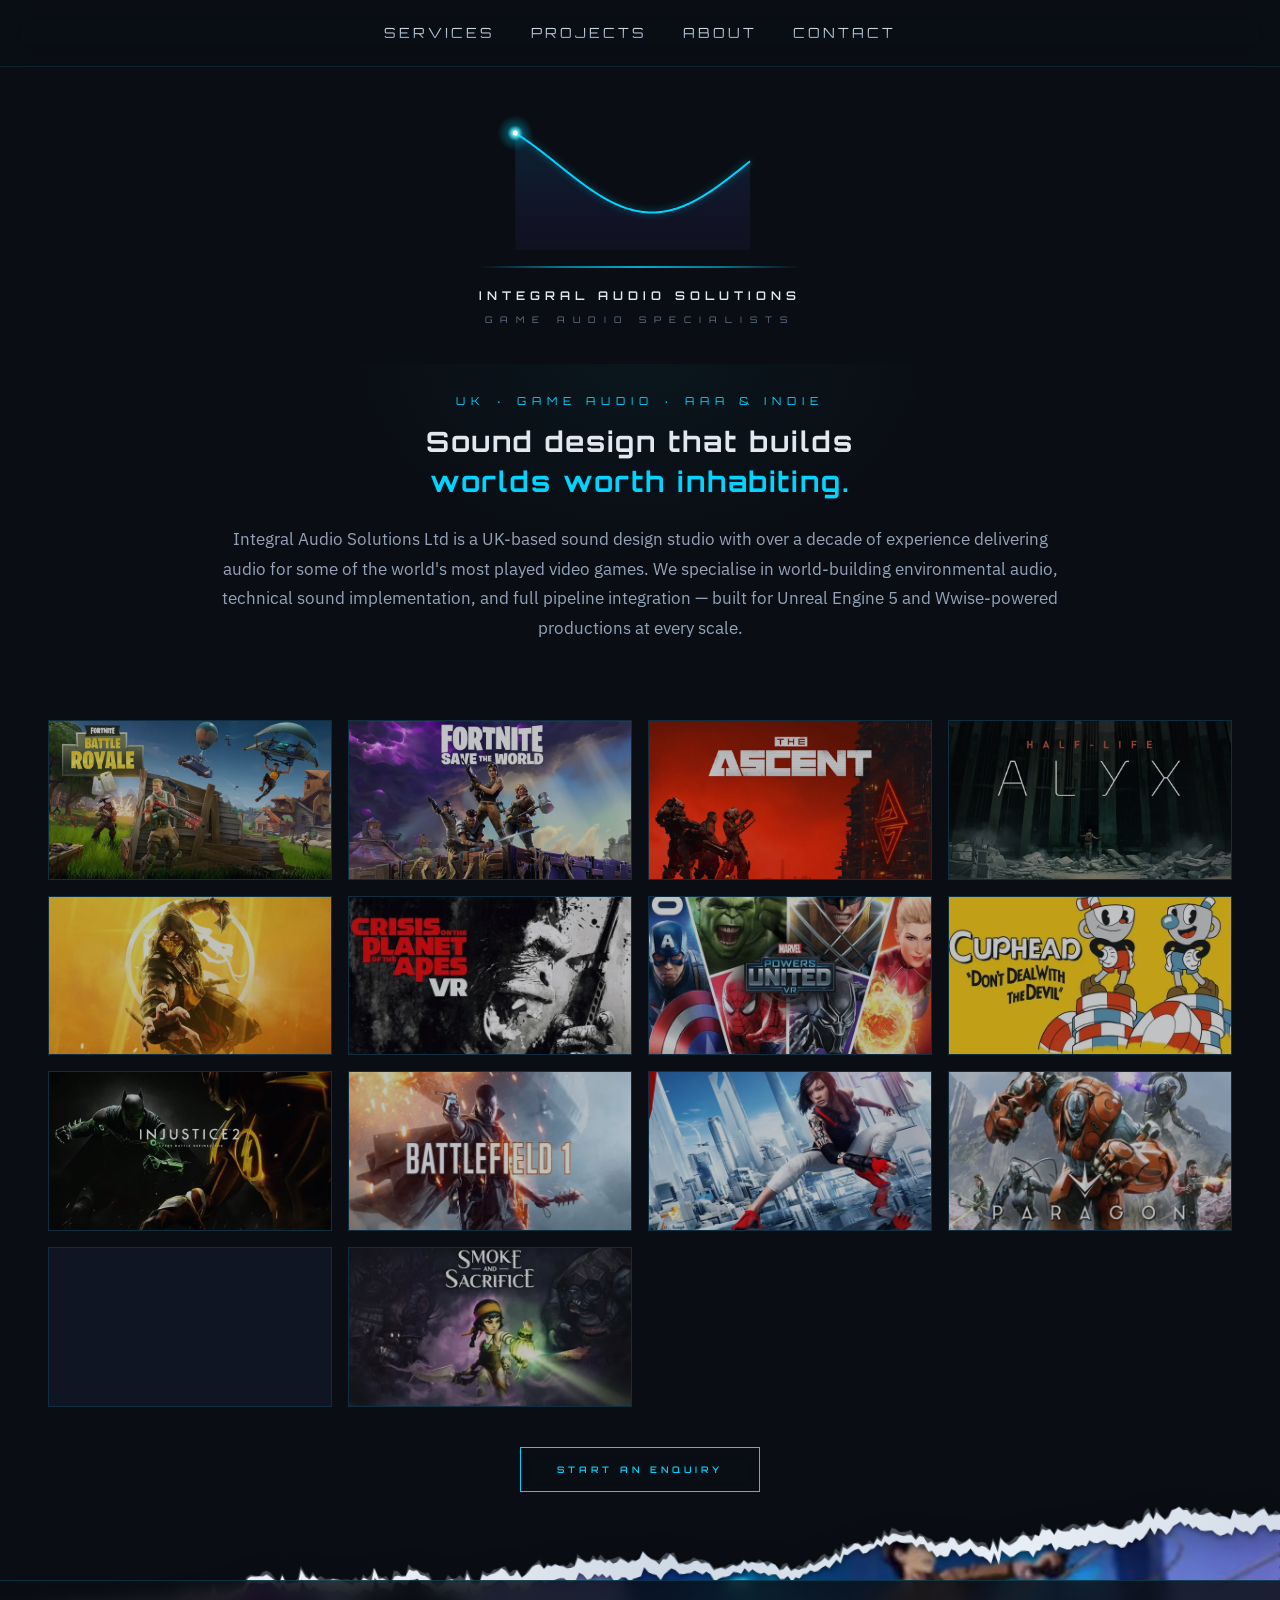
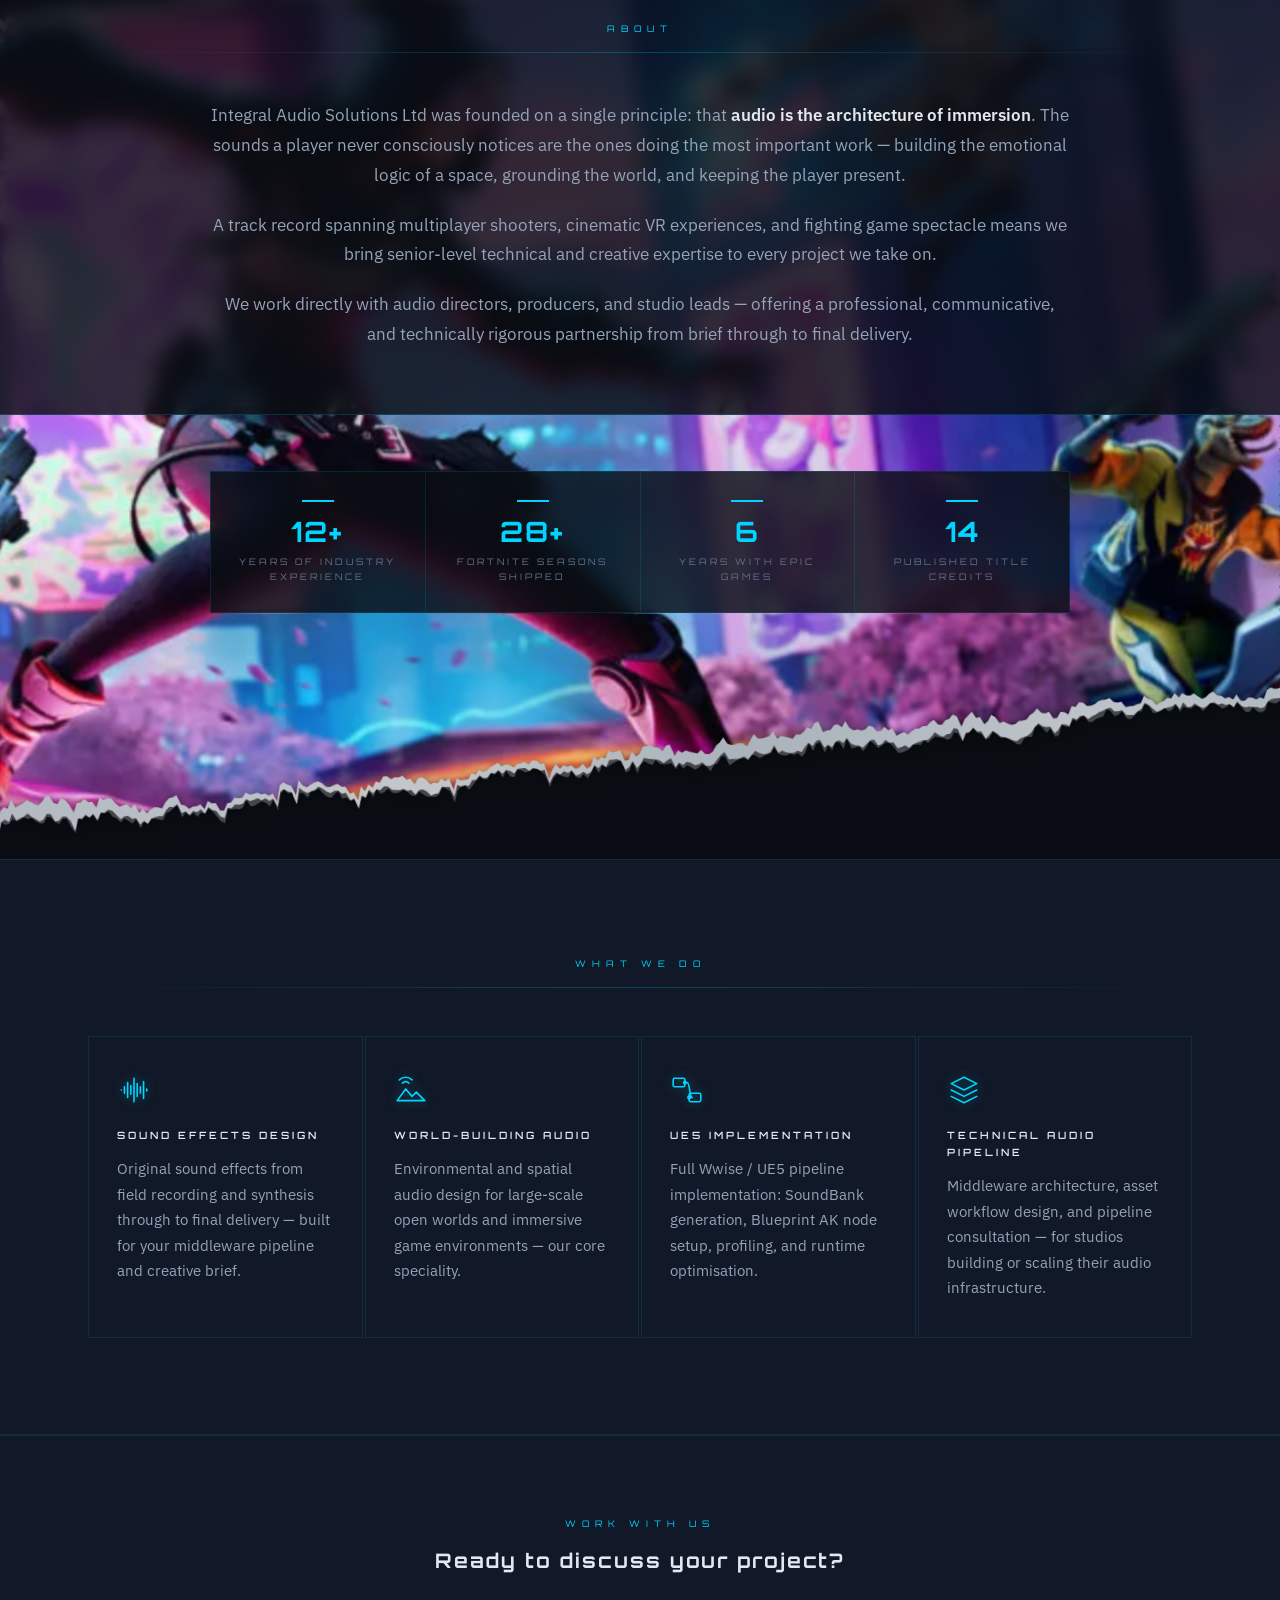
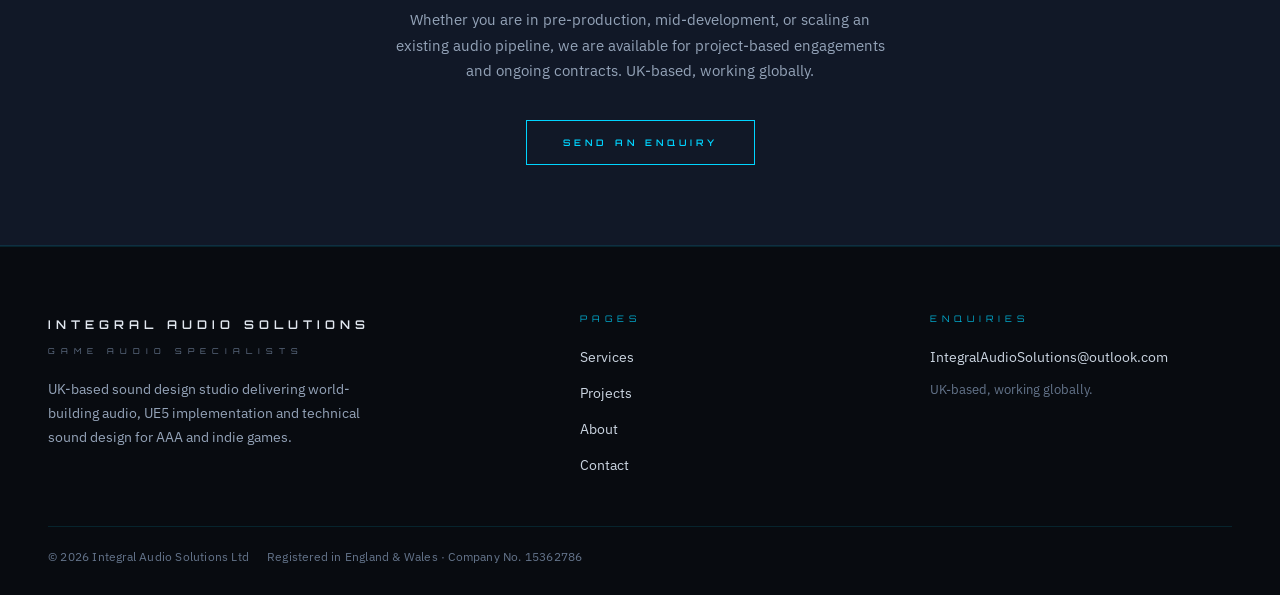
<file: index.html>
<!DOCTYPE html>
<html lang="en">
<head>
  <meta charset="UTF-8">
  <!-- Phones: open at 100% (centred, no zooming out past the page edges)
       and allow zooming in up to 2x for reading -->
  <meta name="viewport" content="width=device-width, initial-scale=1.0, minimum-scale=1.0, maximum-scale=2.0">

  <!-- Scroll fade-ins: switch on early (before the page draws) so items
       start hidden instead of flashing visible then disappearing.
       Skipped entirely for visitors who ask their device for reduced motion. -->
  <script>
    if (!window.matchMedia('(prefers-reduced-motion: reduce)').matches && 'IntersectionObserver' in window) {
      document.documentElement.classList.add('rv-on');
    }
  </script>
  <title>Integral Audio Solutions Ltd — Game Audio Specialists</title>
  <meta name="description" content="Integral Audio Solutions Ltd is a UK-based sound design studio delivering world-building audio, UE5 implementation, and technical sound design for AAA and indie games.">

  <!-- Orbitron font — required for logo and headings -->
  <!-- Open connections to Google Fonts early so the fonts arrive sooner -->
  <link rel="preconnect" href="https://fonts.googleapis.com">
  <link rel="preconnect" href="https://fonts.gstatic.com" crossorigin>
  <link href="https://fonts.googleapis.com/css2?family=Orbitron:wght@400;600;700&family=IBM+Plex+Sans:wght@400;500;600&display=swap" rel="stylesheet">

  <style>
    /* =====================================================
       RESET & BASE
       ===================================================== */
    *, *::before, *::after {
      box-sizing: border-box;
      margin: 0;
      padding: 0;
    }

    :root {
      /* Brand colour palette */
      --bg:          #0a0e14;   /* Deep space black — page background */
      --surface:     #111827;   /* Card / section surface */
      --surface-2:   #1a2332;   /* Slightly lighter surface for hover states */
      --cyan:        #00d4ff;   /* Primary accent */
      --violet:      #7c3aed;   /* Secondary accent */
      --text:        #e2e8f0;   /* Body text */
      --muted:       #64748b;   /* Secondary / placeholder text */
      --border:      rgba(0, 212, 255, 0.12); /* Subtle cyan border */

      /* Typography */
      --font-display: 'Orbitron', 'Courier New', monospace;
      --font-body:    'Orbitron', 'Courier New', monospace;
    }

    html {
      scroll-behavior: smooth;
    }

    body {
      background-color: var(--bg);
      color: var(--text);
      font-family: var(--font-body);
      font-size: 15px;
      line-height: 1.7;
      overflow-x: hidden;
    }

    /* =====================================================
       NAVIGATION
       ===================================================== */
    nav {
      position: fixed;
      top: 0;
      left: 0;
      right: 0;
      z-index: 100;
      display: flex;
      align-items: center;
      justify-content: center;
      padding: 20px 48px;
      background: rgba(10, 14, 20, 0.85);
      backdrop-filter: blur(12px);
      -webkit-backdrop-filter: blur(12px);
      border-bottom: 1px solid var(--border);
    }

    .nav-links {
      display: flex;
      gap: 36px;
      list-style: none;
      justify-content: center;
    }

    .nav-links a {
      font-family: var(--font-display);
      font-size: 14px;
      font-weight: 400;
      letter-spacing: 3px;
      color: #c8d4e0; /* 25% brighter than original */
      text-decoration: none;
      text-transform: uppercase;
      transition: color 0.2s;
      /* Shading — gradient fade from bright top to muted bottom */
      background: linear-gradient(180deg, #e2e8f0 0%, #7a9ab5 100%);
      -webkit-background-clip: text;
      -webkit-text-fill-color: transparent;
      background-clip: text;
    }
    /* Hover: full cyan with same shading treatment */
    .nav-links a:hover {
      background: linear-gradient(180deg, #00d4ff 0%, #0090b8 100%);
      -webkit-background-clip: text;
      -webkit-text-fill-color: transparent;
      background-clip: text;
    }

    /* ── HAMBURGER BUTTON ────────────────────────────────── */
    .nav-burger {
      display: none;
      flex-direction: column;
      justify-content: center;
      align-items: center;
      gap: 5px;
      width: 40px;
      height: 40px;
      background: transparent;
      border: 1px solid var(--border);
      cursor: pointer;
      padding: 8px;
      flex-shrink: 0;
    }
    .nav-burger span {
      display: block;
      width: 22px;
      height: 2px;
      background: var(--cyan);
      transition: transform 0.3s, opacity 0.3s;
    }
    .nav-burger.open span:nth-child(1) { transform: translateY(7px) rotate(45deg); }
    .nav-burger.open span:nth-child(2) { opacity: 0; }
    .nav-burger.open span:nth-child(3) { transform: translateY(-7px) rotate(-45deg); }

    /* ── MOBILE NAV OVERLAY ──────────────────────────────── */
    .nav-overlay {
      display: none;
      position: fixed;
      inset: 0;
      z-index: 200;
      background: rgba(10,14,20,0.97);
      backdrop-filter: blur(16px);
      -webkit-backdrop-filter: blur(16px);
      flex-direction: column;
      align-items: center;
      justify-content: center;
      gap: 0;
      border-bottom: 1px solid var(--border);
    }
    .nav-overlay.open { display: flex; }

    .nav-overlay ul {
      list-style: none;
      display: flex;
      flex-direction: column;
      align-items: center;
      gap: 0;
      width: 100%;
    }
    .nav-overlay ul li {
      width: 100%;
      text-align: center;
      border-bottom: 1px solid var(--border);
    }
    .nav-overlay ul li:first-child { border-top: 1px solid var(--border); }

    .nav-overlay ul a {
      display: block;
      padding: 22px 24px;
      font-family: var(--font-display);
      font-size: 11px;
      font-weight: 400;
      letter-spacing: 4px;
      text-transform: uppercase;
      text-decoration: none;
      background: linear-gradient(180deg, #e2e8f0 0%, #7a9ab5 100%);
      -webkit-background-clip: text;
      -webkit-text-fill-color: transparent;
      background-clip: text;
      transition: background 0.2s;
    }
    .nav-overlay ul a:hover,
    .nav-overlay ul a.active {
      background: linear-gradient(180deg, #00d4ff 0%, #0090b8 100%);
      -webkit-background-clip: text;
      -webkit-text-fill-color: transparent;
      background-clip: text;
    }

    /* Close button at top-right of overlay */
    .nav-overlay-close {
      position: absolute;
      top: 16px;
      right: 20px;
      background: transparent;
      border: none;
      cursor: pointer;
      font-family: var(--font-display);
      font-size: 18px;
      color: var(--cyan);
      line-height: 1;
      padding: 8px;
    }

    @media (max-width: 700px) {
      nav { justify-content: flex-end; padding: 14px 20px; }
      .nav-links { display: none; }
      .nav-burger { display: flex; }
    }

    /* =====================================================
       HERO SECTION
       ===================================================== */
    .hero {
      display: flex;
      flex-direction: column;
      align-items: center;
      justify-content: center;
      text-align: center;
      padding: 60px 24px 60px;
      position: relative;
      min-height: 560px;
    }

    .hero::before {
      content: '';
      position: absolute;
      top: 50%;
      left: 50%;
      transform: translate(-50%, -50%);
      width: 600px;
      height: 400px;
      background: radial-gradient(ellipse, rgba(0,212,255,0.04) 0%, transparent 70%);
      pointer-events: none;
    }

    /* =====================================================
       LOGO
       ===================================================== */
    #ias-logo {
      background: var(--bg);
      border-radius: 6px;
      display: flex;
      flex-direction: column;
      align-items: center;
      justify-content: center;
      padding: 40px 60px 36px;
      position: relative; /* needed for scan/flash overlays */
    }

    #ias-canvas { display: block; }

    .ias-wordmark {
      margin-top: 18px;
      text-align: center;
    }

    .ias-name {
      font-family: 'Orbitron', 'Courier New', monospace;
      font-size: 12px;
      font-weight: 600;
      letter-spacing: 5px;
      color: #e2e8f0;
    }

    .ias-sub {
      font-family: 'Orbitron', 'Courier New', monospace;
      font-size: 9px;
      font-weight: 400;
      letter-spacing: 8px;
      color: #64748b;
      margin-top: 6px;
    }

    /* Rule line — brighter and thicker than before */
    .ias-rule {
      height: 2px;
      background: linear-gradient(90deg, transparent, #00d4ff88, #00d4ffcc, #00d4ff88, transparent);
      margin-top: 16px;
      width: 320px;
    }

    .hero-copy {
      margin-top: 28px;
      max-width: 860px; /* wider — uses more of the screen */
    }

    .hero-tagline {
      font-family: var(--font-display);
      font-size: 11px;
      font-weight: 400;
      letter-spacing: 6px;
      color: var(--cyan);
      text-transform: uppercase;
      margin-bottom: 12px;
      opacity: 0.8;
    }

    .hero-headline {
      font-family: var(--font-display);
      font-size: clamp(20px, 3vw, 28px);
      font-weight: 700;
      letter-spacing: 2px;
      color: var(--text);
      line-height: 1.4;
      margin-bottom: 24px;
    }

    .hero-headline span {
      color: var(--cyan);
    }

    .hero-body {
      font-family: var(--font-display);
      font-size: clamp(12px, 1.2vw, 14px); /* up from 11px — scales with viewport */
      font-weight: 400;
      letter-spacing: 1.5px;
      color: var(--muted);
      line-height: 2;
      margin-bottom: 16px;
    }

    .hero-cta {
      display: inline-block;
      padding: 14px 36px;
      border: 1px solid var(--cyan);
      color: var(--cyan);
      font-family: var(--font-display);
      font-size: 9px;
      font-weight: 600;
      letter-spacing: 4px;
      text-transform: uppercase;
      text-decoration: none;
      transition: background 0.25s, color 0.25s;
    }
    .hero-cta:hover {
      background: var(--cyan);
      color: var(--bg);
    }

    /* =====================================================
       SECTION WRAPPER
       ===================================================== */
    section {
      padding: 40px 48px 96px;
      max-width: 1200px;
      margin: 0 auto;
    }

    .section-label {
      font-family: var(--font-display);
      font-size: 9px;
      font-weight: 400;
      letter-spacing: 6px;
      color: var(--cyan);
      text-transform: uppercase;
      margin-bottom: 16px;
      opacity: 0.7;
      text-align: center;
    }

    .section-title {
      font-family: var(--font-display);
      font-size: clamp(20px, 2.5vw, 32px); /* bigger — up from 22px max */
      font-weight: 700;
      letter-spacing: 2px;
      color: var(--text);
      margin-bottom: 32px;
      line-height: 1.4;
      text-align: center;
    }

    .section-divider {
      width: 100%;
      height: 1px;
      /* Fades symmetrically from cyan centre outward — mirrors the logo rule */
      background: linear-gradient(90deg, transparent 0%, var(--cyan) 50%, transparent 100%);
      margin-bottom: 48px;
      opacity: 0.25;
    }

    /* =====================================================
       WHO WE ARE — centred copy, stats row beneath
       ===================================================== */
    .about-grid {
      display: flex;
      flex-direction: column;
      align-items: center;
      gap: 48px;
      text-align: center;
      max-width: 860px;
      margin: 0 auto;
    }

    .about-copy p {
      font-size: clamp(12px, 1.2vw, 14px); /* matches hero body text */
      letter-spacing: 1px;
      color: var(--muted);
      line-height: 2.2;
      margin-bottom: 20px;
    }

    .about-copy p strong {
      color: var(--text);
      font-weight: 600;
    }

    /* Stats — horizontal row, centred */
    .about-stats {
      display: flex;
      flex-direction: row;
      flex-wrap: wrap;
      justify-content: center;
      gap: 0;
      width: 100%;
      border: 1px solid var(--border);
    }

    .stat {
      flex: 1;
      min-width: 160px;
      padding: 28px 24px;
      border-right: 1px solid var(--border);
      text-align: center;
    }

    /* Remove right border on last stat */
    .stat:last-child {
      border-right: none;
    }

    /* Cyan top accent bar instead of left bar */
    .stat::before {
      content: '';
      display: block;
      width: 32px;
      height: 2px;
      background: var(--cyan);
      margin: 0 auto 16px;
    }

    .stat-number {
      font-family: var(--font-display);
      font-size: 28px;
      font-weight: 700;
      color: var(--cyan);
      letter-spacing: 2px;
      line-height: 1;
      margin-bottom: 8px;
    }

    .stat-label {
      font-family: var(--font-display);
      font-size: 9px;
      font-weight: 400;
      letter-spacing: 3px;
      color: var(--muted);
      text-transform: uppercase;
    }

    /* =====================================================
       SERVICES SNAPSHOT
       ===================================================== */
    .services-section {
      background: var(--surface);
      max-width: 100%;
      border-top: 1px solid var(--border);
      border-bottom: 1px solid var(--border);
    }

    .services-inner {
      max-width: 1200px;
      margin: 0 auto;
      padding: 96px 48px;
    }

    .services-grid {
      display: grid;
      grid-template-columns: repeat(auto-fit, minmax(240px, 1fr));
      gap: 2px;
    }

    .service-card {
      background: var(--surface);
      padding: 36px 28px;
      border: 1px solid var(--border);
      transition: border-color 0.25s, background 0.25s;
      cursor: default;
    }

    .service-card:hover {
      border-color: rgba(0, 212, 255, 0.35);
      background: var(--surface-2);
    }


    /* Service icons — simple line drawings (inline SVG) that replace the
       old bracketed text tags such as SFX and ENV. They use
       stroke="currentColor", so they take the cyan from the color
       property below. To swap an icon, replace the <svg> inside the
       matching .service-icon in the HTML. */
    .service-icon {
      width: 34px;
      height: 34px;
      margin-bottom: 20px;
      color: var(--cyan);
      filter: drop-shadow(0 0 6px rgba(0, 212, 255, 0.35)); /* soft glow to match the logo */
    }
    .service-icon svg { width: 100%; height: 100%; display: block; }

    .service-title {
      font-family: var(--font-display);
      font-size: 10px;
      font-weight: 600;
      letter-spacing: 3px;
      color: var(--text);
      text-transform: uppercase;
      margin-bottom: 12px;
    }

    .service-desc {
      font-size: 10px;
      letter-spacing: 0.8px;
      color: var(--muted);
      line-height: 2;
    }

    /* =====================================================
       CREDITS GRID
       ===================================================== */
    .credits-section {
      padding: 0 48px 24px;
      max-width: 2200px; /* widened further — fills large/ultrawide desktop monitors better */
      margin: 0 auto;
    }

    /* Responsive grid — min 250px per card, more impactful on wide desktop screens */
    .credits-grid {
      display: grid;
      grid-template-columns: repeat(auto-fill, minmax(250px, 1fr));
      gap: 16px;
    }

    /* ---- Card shell ----
       Each tile is a fixed 16:9 window (the native shape of game key art),
       so the artwork is never squashed into a near-square box. The image
       inside uses object-fit: cover, which scales it evenly and trims any
       excess rather than distorting it. */
    .credit-card {
      position: relative;
      width: 100%;            /* fill grid cell */
      aspect-ratio: 16 / 9;   /* height follows width — same shape at every screen size */
      background: var(--surface);
      border: 1px solid var(--border);
      cursor: pointer;
      overflow: hidden;
      transition: border-color 0.3s;
    }

    /*
      <picture> just chooses which file to load: on screens up to 900px wide
      the browser fetches the small 480x270 WebP from assets/images/thumbs/;
      wider screens load the 800px WebP from assets/images/tiles/ (about
      50 KB each instead of 200 KB–1 MB for the original files). display: contents removes the
      wrapper's own box so the <img> sizes itself against the card.
    */
    .credit-card picture { display: contents; }

    .credit-art {
      position: absolute;
      inset: 0;
      width: 100%;
      height: 100%;
      object-fit: cover;        /* fills the tile without stretching */
      object-position: center;  /* override per tile with an inline style if needed */
      display: block;
      transition: transform 0.5s ease;
    }

    /* Cyan border highlight on hover / keyboard focus / mobile tap.
       Uses an inset shadow rather than a thicker border so the tile
       never changes size (a 2px border made the art jump by 1px). */
    .credit-card:hover,
    .credit-card:focus-visible,
    .credit-card.is-active {
      border-color: rgba(0, 212, 255, 0.5);
      box-shadow: inset 0 0 0 1px rgba(0, 212, 255, 0.5);
      outline: none;
    }

    .credit-card:hover .credit-art,
    .credit-card:focus-visible .credit-art,
    .credit-card.is-active .credit-art { transform: scale(1.04); }

    /* ---- Permanent dark scrim — always present, deepens on hover ---- */
    .credit-card.has-image::after {
      content: '';
      position: absolute;
      inset: 0;
      background: rgba(10, 14, 20, 0.25); /* light resting state */
      transition: background 0.35s;
      pointer-events: none;
      z-index: 1;
    }

    /* On hover, significantly darken so text is legible */
    .credit-card.has-image:hover::after,
    .credit-card.has-image:focus-visible::after,
    .credit-card.has-image.is-active::after {
      background: rgba(10, 14, 20, 0.72);
    }

    /* ---- Text panel — slides up from bottom on hover ---- */
    .credit-card-text {
      position: absolute;
      bottom: 0;
      left: 0;
      right: 0;
      padding: 16px 16px 14px;
      z-index: 2;
      text-align: center;
      /* Start position: below the card, hidden */
      transform: translateY(100%);
      opacity: 0;
      transition: transform 0.35s cubic-bezier(0.25, 0.46, 0.45, 0.94),
                  opacity 0.35s ease;
    }

    /* On hover, slide up into view */
    .credit-card:hover .credit-card-text,
    .credit-card:focus-visible .credit-card-text,
    .credit-card.is-active .credit-card-text {
      transform: translateY(0);
      opacity: 1;
    }

    .credit-title {
      font-family: var(--font-display);
      font-size: 10px;
      font-weight: 600;
      letter-spacing: 2px;
      color: #ffffff;
      text-transform: uppercase;
      line-height: 1.5;
      margin-bottom: 5px;
      text-shadow: 0 1px 6px rgba(0,0,0,0.9);
    }

    .credit-studio {
      font-family: var(--font-display);
      font-size: 9px;
      font-weight: 400;
      letter-spacing: 1.5px;
      color: rgba(0, 212, 255, 0.9);
      text-shadow: 0 1px 4px rgba(0,0,0,0.9);
    }

    /* ---- Tooltip — slides up above card on hover ---- */
    .credit-tooltip {
      position: absolute;
      bottom: calc(100% + 10px);
      left: 50%;
      transform: translateX(-50%);
      background: var(--surface-2);
      border: 1px solid rgba(0, 212, 255, 0.3);
      padding: 12px 16px;
      width: 240px;
      font-family: var(--font-display);
      font-size: 9px;
      letter-spacing: 1px;
      color: var(--muted);
      line-height: 1.8;
      text-align: left;
      pointer-events: none;
      opacity: 0;
      transition: opacity 0.25s;
      z-index: 200;
    }

    .credit-tooltip::after {
      content: '';
      position: absolute;
      top: 100%;
      left: 50%;
      transform: translateX(-50%);
      border: 6px solid transparent;
      border-top-color: rgba(0, 212, 255, 0.3);
    }

    .credit-tooltip strong {
      font-family: var(--font-display); /* keep the "Role" label in Orbitron */
      display: block;
      color: var(--cyan);
      font-size: 8px;
      letter-spacing: 2px;
      text-transform: uppercase;
      margin-bottom: 6px;
    }

    .credit-card:hover .credit-tooltip,
    .credit-card:focus-visible .credit-tooltip { opacity: 1; }

    .ribbon-track::-webkit-scrollbar { height: 2px; }
    .ribbon-track::-webkit-scrollbar-track { background: transparent; }
    .ribbon-track::-webkit-scrollbar-thumb { background: var(--border); }

    /* =====================================================
       ENQUIRY CTA BAND
       ===================================================== */
    .cta-band {
      background: var(--surface);
      border-top: 1px solid var(--border);
      border-bottom: 1px solid var(--border);
      text-align: center;
      padding: 80px 48px;
    }

    .cta-band .section-label { justify-content: center; display: block; }
    .cta-band .section-title { font-size: clamp(14px, 2vw, 20px); }

    .cta-band p {
      font-size: 10px;
      letter-spacing: 1px;
      color: var(--muted);
      max-width: 500px;
      margin: 0 auto 36px;
      line-height: 2;
    }

    /* =====================================================
       FOOTER
       ===================================================== */
    footer {
      padding: 40px 48px;
      display: flex;
      align-items: center;
      justify-content: space-between;
      border-top: 1px solid var(--border);
    }

    .footer-name {
      font-family: var(--font-display);
      font-size: 9px;
      font-weight: 600;
      letter-spacing: 4px;
      color: var(--muted);
    }

    .footer-copy {
      font-family: var(--font-display);
      font-size: 8px;
      font-weight: 400;
      letter-spacing: 2px;
      color: var(--muted);
      opacity: 0.5;
    }

    /* =====================================================
       RESPONSIVE — MOBILE
       ===================================================== */
    @media (max-width: 768px) {
      nav { padding: 16px 20px; }
      .nav-links { gap: 20px; }

      section { padding: 64px 20px; }

      /* Credits grid — 2 columns on mobile, untouched from before */
      .credits-section { padding: 0 20px 24px; }
      .credits-grid { grid-template-columns: repeat(2, 1fr); gap: 10px; }

      /* Smaller labels so title + studio fit inside a 16:9 phone tile */
      .credit-card-text { padding: 8px 8px 7px; }
      .credit-title  { font-size: 8px; letter-spacing: 1.5px; margin-bottom: 3px; }
      .credit-studio { font-size: 7px; letter-spacing: 1px; }

      /* The role tooltip floats above the tile and would run off the
         screen edge on a phone, so it is hidden here. Title and studio
         still appear when a tile is tapped. */
      .credit-tooltip { display: none; }

      /* Stats wrap to 2x2 grid on mobile */
      .about-stats {
        flex-wrap: wrap;
      }
      .stat {
        min-width: calc(50% - 1px);
        flex: 0 0 calc(50% - 1px);
      }
      .stat:nth-child(2) { border-right: none; }
      .stat:nth-child(3) { border-top: 1px solid var(--border); }
      .stat:nth-child(4) { border-top: 1px solid var(--border); border-right: none; }

      .services-inner { padding: 64px 20px; }

      footer {
        flex-direction: column;
        gap: 12px;
        text-align: center;
        padding: 32px 20px;
      }
    }

    /* =====================================================
       READABLE BODY TEXT — IBM Plex Sans
       Orbitron stays for the logo, headings, labels, buttons
       and navigation. Anything you read as a sentence uses
       IBM Plex Sans instead: no wide letter-spacing, larger
       size, and a lighter grey (#94a3b8) for better contrast
       on the dark background. This block sits at the end of
       the stylesheet so it overrides the older Orbitron rules.
       ===================================================== */
    :root {
      --font-text: 'IBM Plex Sans', system-ui, -apple-system, 'Segoe UI', sans-serif;
      --text-body: #94a3b8;  /* body copy grey — brighter than --muted */
    }

    /* Lead paragraphs — intros at the top of a page */
    .hero-body,
    .about-copy p {
      font-family: var(--font-text);
      font-size: 17px;
      letter-spacing: 0;
      line-height: 1.75;
      color: var(--text-body);
    }

    /* Card and section descriptions */
    .service-desc,
    .cta-band p {
      font-family: var(--font-text);
      font-size: 15px;
      letter-spacing: 0;
      line-height: 1.7;
      color: var(--text-body);
    }

    /* Small supporting text */
    .credit-tooltip {
      font-family: var(--font-text);
      font-size: 13px;
      letter-spacing: 0;
      line-height: 1.6;
    }

    /* Bold words inside body text keep the same font, just heavier */
    .hero-body strong, .about-copy p strong, .service-desc strong, .cta-band p strong {
      font-family: var(--font-text);
      font-weight: 600;
      color: var(--text);
    }

    /* Phones — slightly smaller so lines are not too short */
    @media (max-width: 768px) {
      .hero-body, .about-copy p { font-size: 16px; }
      .service-desc, .cta-band p { font-size: 14.5px; }
    }
    /* =====================================================
       FOOTER — company details, page links and enquiries
       Three columns on desktop, stacked on phones.
       The bottom strip carries the legal details a UK
       limited company should show on its website.
       ===================================================== */
    footer.site-footer {
      display: block;
      padding: 64px 48px 28px;
      border-top: 1px solid var(--border);
      background: #080b10;           /* a touch darker than the page */
      text-align: left;
    }

    .footer-inner {
      max-width: 1200px;
      margin: 0 auto;
      display: grid;
      grid-template-columns: 1.6fr 1fr 1fr;
      gap: 48px;
    }

    /* Brand column */
    .footer-brand-name {
      font-family: 'Orbitron', 'Courier New', monospace;
      font-size: 12px;
      font-weight: 600;
      letter-spacing: 5px;
      color: #e2e8f0;
      text-decoration: none;
    }
    .footer-brand-sub {
      font-family: 'Orbitron', 'Courier New', monospace;
      font-size: 8px;
      letter-spacing: 6px;
      color: #64748b;
      margin-top: 8px;
    }
    .footer-blurb {
      font-family: 'IBM Plex Sans', system-ui, sans-serif;
      font-size: 14px;
      line-height: 1.7;
      color: #94a3b8;
      margin-top: 20px;
      max-width: 340px;
    }

    /* Column headings — same style as the section labels */
    .footer-heading {
      font-family: 'Orbitron', 'Courier New', monospace;
      font-size: 9px;
      letter-spacing: 5px;
      color: #00d4ff;
      text-transform: uppercase;
      opacity: 0.8;
      margin-bottom: 18px;
    }

    .footer-links {
      list-style: none;
      display: flex;
      flex-direction: column;
      gap: 10px;
    }

    .footer-links a,
    .footer-email {
      font-family: 'IBM Plex Sans', system-ui, sans-serif;
      font-size: 14px;
      color: #cbd5e1;
      text-decoration: none;
      transition: color 0.2s;
    }
    .footer-links a:hover,
    .footer-email:hover { color: #00d4ff; }

    .footer-email { overflow-wrap: anywhere; }  /* only wraps on very narrow screens */

    .footer-note {
      font-family: 'IBM Plex Sans', system-ui, sans-serif;
      font-size: 13px;
      color: #64748b;
      margin-top: 10px;
      line-height: 1.6;
    }

    /* Legal strip along the bottom */
    .footer-legal {
      max-width: 1200px;
      margin: 48px auto 0;
      padding-top: 20px;
      border-top: 1px solid var(--border);
      font-family: 'IBM Plex Sans', system-ui, sans-serif;
      font-size: 12px;
      color: #64748b;
      letter-spacing: 0.2px;
      display: flex;
      flex-wrap: wrap;
      gap: 6px 18px;
    }

    @media (max-width: 768px) {
      footer.site-footer { padding: 48px 20px 24px; text-align: left; }
      .footer-inner { grid-template-columns: 1fr 1fr; gap: 36px 24px; }
      .footer-brand { grid-column: 1 / -1; }   /* brand spans the full width */
      .footer-inner > div:last-child { grid-column: 1 / -1; } /* enquiries full width so the email fits on one line */
      .footer-legal { flex-direction: column; margin-top: 36px; }
    }
    /* =====================================================
       SCROLL FADE-INS
       Content slides up 14px and fades in as it enters the
       screen over 0.68s — smooth but never sluggish. Items that
       arrive together (e.g. a row of cards) ripple in
       45ms apart, capped so nothing waits long.

       How it works:
       1. A tiny script in <head> adds .rv-on to <html>.
       2. While .rv-on is set, everything in the list below
          starts hidden.
       3. The script at the bottom of the page watches for
          each item entering the screen, adds .rv-anim to
          play the fade, then .rv-done when it finishes.
       If you add a new section, add its class to this list
       AND to REVEAL_TARGETS in the script at the bottom.
       ===================================================== */
    html.rv-on :is(
      .hero-tagline,
      .hero-headline,
      .hero-body,
      .credit-card,
      .section-label,
      .about-copy p,
      .stat,
      .service-card,
      .cta-band > *,
      .page-label,
      .page-title,
      .page-intro,
      .page-header-right,
      .filter-row,
      .stat-item,
      .feature-block,
      .ethos-left,
      .ethos-point,
      .clients-label,
      .client-tag,
      .section-title,
      .process-step,
      .project-card,
      .contact-grid > *,
      .footer-inner > *,
      .footer-legal
    ):not(.rv-anim):not(.rv-done) {
      opacity: 0;
      translate: 0 14px;
    }

    html.rv-on .rv-anim {
      opacity: 1;
      translate: 0 0;
      transition: opacity 0.68s cubic-bezier(0.2, 0.7, 0.2, 1),
                  translate 0.68s cubic-bezier(0.2, 0.7, 0.2, 1);
    }

    /* =====================================================
       ABOUT SECTION — PAPER TEAR + FROSTED BAND
       One torn-paper strip (the C4S2 MEGA key art) runs behind the
       About section. Its top edge stays just below the credit tiles
       (no overlap) and it rises to the right. The About text sits on a
       full-width frosted band; the stats boxes have their own tight
       frosted backing so the art shows either side of them.

       Built exactly like the projects page tears:
         .rip-hole   — the torn opening (ragged outline from tear-c4s2.css)
         .rip-img    — the picture; the script moves it via --rip-shift
         .rip-edges  — pale paper-fibre rims with a soft shadow
       Settings:
         --rip-angle  tilt (negative = higher on the right)
         --rip-rise   tan(angle) — 5deg = 0.0875
         --rip-h      thickness of the tear
         top          where the tear's centre line sits within .about-stage
       ===================================================== */
    .about-stage { position: relative; }

    /* Tiles and the enquiry button sit above the tear */
    .credits-section { position: relative; z-index: 1; }

    .rip {
      --rip-h: clamp(420px, 48vw, 820px);
      position: absolute;
      left: 50%;
      width: 100vw;
      height: calc(var(--rip-rise) * 106vw + var(--rip-h) * 1.01 + 30px);
      transform: translate(-50%, -50%);   /* "top" sets the centre line */
      overflow: hidden;
      pointer-events: none;                /* decorative — clicks pass through */
      z-index: 0;
    }
    .rip-strip {
      position: absolute;
      left: 50%;
      top: 50%;
      width: 106vw;
      height: var(--rip-h);
      transform: translate(-50%, -50%) rotate(var(--rip-angle));
    }
    .rip-hole {
      position: absolute;
      inset: 0;
      overflow: hidden;
      background: #05070a;
    }
    .rip-img {
      position: absolute;
      left: 50%;
      top: 50%;
      width: calc(106vw + var(--rip-h) * 0.2);
      height: calc(var(--rip-rise) * 106vw + var(--rip-h) * 1.05 + 36vh + 20px);
      background-size: cover;
      background-repeat: no-repeat;
      transform: translate(-50%, -50%) rotate(calc(var(--rip-angle) * -1)) translateY(var(--rip-shift, 0px));
      will-change: transform;
    }
    .rip-edges {
      position: absolute;
      inset: 0;
      filter: drop-shadow(0 2px 3px rgba(0, 0, 0, 0.55)) drop-shadow(0 8px 14px rgba(0, 0, 0, 0.35));
    }
    .rip-edge {
      position: absolute;
      inset: 0;
      background: linear-gradient(90deg, #d9e2ec, #eef3f8 30%, #cfd9e4 55%, #e8eef5 80%, #d4dde8);
    }
    .rip-edge--bottom { filter: brightness(0.82); }
    .rip-fibre {
      position: absolute;
      inset: 0;
      background: rgba(226, 232, 240, 0.28);
    }

    /* The home page tear: 5deg, C4S2 MEGA key art */
    .rip--four { --rip-angle: -5deg; --rip-rise: 0.0875; top: 380px; }   /* -5deg = higher on the right; top edge clears the tiles */
    .rip--four .rip-img { background-image: url('assets/images/c4s2-mega-keyart.webp'); background-position: center 40%; }

    /* Desktop: a thick tear so it reaches from the second row of tiles
       down past the stats boxes, even with the tilt */
    @media (min-width: 769px) {
      .rip--four { --rip-h: 850px; }
      /* extra room under the stats so the tear's lower (left) end
         finishes before the Services section */
      .about-stage .about-stats-wrap { padding-bottom: calc(150px + 7.5vw); }   /* wider screen = bigger tilt drop */
    }

    /* Services section always sits above the tear */
    .services-section { position: relative; z-index: 1; }

    /* Phones and tablets: no tear. The About text is too tall for the
       art to read well, so the section shows on the plain background.
       (A hidden tear's picture isn't downloaded, which also saves data.) */
    @media (max-width: 768px) {
      .rip { display: none; }
    }

    /* The enquiry button under the tiles now sits on the tear art,
       so give it a dark fill to keep it readable */
    .credits-section .hero-cta {
      background: rgba(10, 14, 20, 0.85);
      -webkit-backdrop-filter: blur(6px);
      backdrop-filter: blur(6px);
    }

    /* The band ends just under the About text */
    .about-band #about { padding-bottom: 44px; }

    /* Stats: frosted backing tight around the boxes only, so the
       tear art shows clearly either side */
    .about-stats-wrap {
      position: relative;
      z-index: 1;
      max-width: 860px;
      margin: 56px auto 0;
      padding: 0 48px 96px;
      box-sizing: content-box;
    }
    .about-stats-wrap .about-stats {
      background: rgba(10, 14, 20, 0.82);
      -webkit-backdrop-filter: blur(10px);
      backdrop-filter: blur(10px);
    }
    @media (max-width: 768px) {
      .about-band #about { padding-bottom: 32px; }
      .about-stats-wrap  { margin-top: 40px; padding: 0 20px 64px; }
    }

    /* Full-width frosted band behind the About text */
    .about-band {
      position: relative;
      z-index: 1;
      background: rgba(10, 14, 20, 0.82);
      -webkit-backdrop-filter: blur(10px);
      backdrop-filter: blur(10px);
      border-top: 1px solid rgba(0, 212, 255, 0.18);
      border-bottom: 1px solid rgba(0, 212, 255, 0.18);
    }

    /* =====================================================
       PHONES — logo fits the screen, nav links stay visible
       The logo box (480px waveform + padding) and the 600px glow
       behind it used to make the page wider than a phone, which
       pushed the nav off-screen and left an empty strip on the right
       when zoomed out. Here both shrink to fit; the waveform still
       draws at full detail, it's just displayed smaller.
       ===================================================== */
    @media (max-width: 700px) {
      #ias-logo  { padding: 28px 12px 24px; max-width: 100%; box-sizing: border-box; }
      #ias-canvas { width: 100%; max-width: 480px; height: auto; }
      .ias-rule  { width: min(320px, 80%); }
      .ias-name  { font-size: 11px; letter-spacing: 3px; }
      .ias-sub   { font-size: 8px;  letter-spacing: 4px; }
      /* the soft glow behind the logo is 600px wide — keep it inside the screen */
      .hero::before { max-width: 100%; }

      /* Show the four links across the top instead of the ☰ button */
      nav { justify-content: center; padding: 14px 10px; }
      .nav-links { display: flex; gap: 14px; }
      .nav-links a { font-size: 10px; letter-spacing: 1.5px; }
      .nav-burger { display: none; }
    }
    @media (max-width: 360px) {
      .nav-links { gap: 10px; }
      .nav-links a { font-size: 9px; letter-spacing: 1px; }
    }
  </style>
  <!-- Torn-paper shape for the About tear (kept separate and cached) -->
  <link rel="stylesheet" href="assets/css/tear-c4s2.css">
</head>

<body>

  <nav>
    <ul class="nav-links">
      <li><a href="pages/services.html">Services</a></li>
      <li><a href="pages/projects.html">Projects</a></li>
      <li><a href="pages/about.html">About</a></li>
      <li><a href="pages/contact.html">Contact</a></li>
    </ul>
    <button class="nav-burger" id="nav-burger" aria-label="Open navigation">
      <span></span><span></span><span></span>
    </button>
  </nav>

  <!-- Mobile nav overlay -->
  <div class="nav-overlay" id="nav-overlay">
    <button class="nav-overlay-close" id="nav-overlay-close" aria-label="Close navigation">&#10005;</button>
    <ul>
      <li><a href="pages/services.html">Services</a></li>
      <li><a href="pages/projects.html">Projects</a></li>
      <li><a href="pages/about.html">About</a></li>
      <li><a href="pages/contact.html">Contact</a></li>
    </ul>
  </div>

  <header class="hero">
    <div id="ias-logo">
      <canvas id="ias-canvas" width="480" height="150"></canvas>
      <div class="ias-rule"></div>
      <div class="ias-wordmark">
        <div class="ias-name">INTEGRAL AUDIO SOLUTIONS</div>
        <div class="ias-sub">GAME AUDIO SPECIALISTS</div>
      </div>
    </div>

    <div class="hero-copy">
      <p class="hero-tagline">UK · Game Audio · AAA &amp; Indie</p>

      <h1 class="hero-headline">
        Sound design that builds<br>
        <span>worlds worth inhabiting.</span>
      </h1>

      <p class="hero-body">
        Integral Audio Solutions Ltd is a UK-based sound design studio with over a decade of experience
        delivering audio for some of the world's most played video games. We specialise in world-building
        environmental audio, technical sound implementation, and full pipeline integration — built for Unreal
        Engine 5 and Wwise-powered productions at every scale.
      </p>
    </div>
  </header>

  <div class="credits-section" id="credits">
    <div class="credits-grid" id="credits-grid">

        <div class="credit-card has-image" tabindex="0">
          <picture>
            <source media="(max-width: 900px)" srcset="assets/images/thumbs/fnbr-keyart.webp" type="image/webp">
            <img class="credit-art" src="assets/images/tiles/fnbr-keyart.webp" alt="Fortnite Battle Royale" width="480" height="270" loading="lazy" decoding="async">
          </picture>
          <div class="credit-card-text">
          <div class="credit-title">Fortnite<br>Battle Royale</div>
          <div class="credit-studio">Epic Games</div>
          </div>
          <div class="credit-tooltip">
            <strong>Role</strong>
            Audio Designer / Map Audio Design<br>
            2019–2026 · Unreal Engine 5<br>
            Large-scale Battle Royale world audio.
          </div>
        </div>

        <div class="credit-card has-image" tabindex="0">
          <picture>
            <source media="(max-width: 900px)" srcset="assets/images/thumbs/fnstw-keyart.webp" type="image/webp">
            <img class="credit-art" src="assets/images/tiles/fnstw-keyart.webp" alt="Fortnite Save the World" width="480" height="270" loading="lazy" decoding="async" style="object-position: center top;">
          </picture>
          <div class="credit-card-text">
          <div class="credit-title">Fortnite<br>Save the World</div>
          <div class="credit-studio">Epic Games</div>
          </div>
          <div class="credit-tooltip">
            <strong>Role</strong>
            Technical Sound Designer<br>
            Wwise integration &amp; asset pipeline.
          </div>
        </div>

        <div class="credit-card has-image" tabindex="0">
          <picture>
            <source media="(max-width: 900px)" srcset="assets/images/thumbs/ascent-keyart.webp" type="image/webp">
            <img class="credit-art" src="assets/images/tiles/ascent-keyart.webp" alt="The Ascent" width="480" height="270" loading="lazy" decoding="async" style="object-position: center top;">
          </picture>
          <div class="credit-card-text">
          <div class="credit-title">The Ascent</div>
          <div class="credit-studio">Neon Giant</div>
          </div>
          <div class="credit-tooltip">
            <strong>Role</strong>
            Sound Designer<br>
            Cyberpunk world-building audio.
          </div>
        </div>

        <div class="credit-card has-image" tabindex="0">
          <picture>
            <source media="(max-width: 900px)" srcset="assets/images/thumbs/half_life_alyx-keyart.webp" type="image/webp">
            <img class="credit-art" src="assets/images/tiles/half_life_alyx-keyart.webp" alt="Half-Life: Alyx" width="480" height="270" loading="lazy" decoding="async" style="object-position: center top;">
          </picture>
          <div class="credit-card-text">
          <div class="credit-title">Half-Life: Alyx</div>
          <div class="credit-studio">Valve</div>
          </div>
          <div class="credit-tooltip">
            <strong>Role</strong>
            Supervising Foley Editor (Outsource)<br>
            VR-first Foley editorial supervision.
          </div>
        </div>

        <div class="credit-card has-image" tabindex="0">
          <picture>
            <source media="(max-width: 900px)" srcset="assets/images/thumbs/mortal-kombat-11-keyart.webp" type="image/webp">
            <img class="credit-art" src="assets/images/tiles/mortal-kombat-11-keyart.webp" alt="Mortal Kombat 11" width="480" height="270" loading="lazy" decoding="async">
          </picture>
          <div class="credit-card-text">
          <div class="credit-title">Mortal Kombat 11</div>
          <div class="credit-studio">NetherRealm Studios</div>
          </div>
          <div class="credit-tooltip">
            <strong>Role</strong>
            Dialogue Supervisor<br>
            Full dialogue pipeline oversight.
          </div>
        </div>

        <div class="credit-card has-image" tabindex="0">
          <picture>
            <source media="(max-width: 900px)" srcset="assets/images/thumbs/apes-keyart.webp" type="image/webp">
            <img class="credit-art" src="assets/images/tiles/apes-keyart.webp" alt="Crisis on the Planet of the Apes VR" width="480" height="270" loading="lazy" decoding="async">
          </picture>
          <div class="credit-card-text">
          <div class="credit-title">Planet of the<br>Apes VR</div>
          <div class="credit-studio">—</div>
          </div>
          <div class="credit-tooltip">
            <strong>Role</strong>
            Technical Sound Designer<br>
            VR spatial audio implementation.
          </div>
        </div>

        <div class="credit-card has-image" tabindex="0">
          <picture>
            <source media="(max-width: 900px)" srcset="assets/images/thumbs/marvel-keyart.webp" type="image/webp">
            <img class="credit-art" src="assets/images/tiles/marvel-keyart.webp" alt="Marvel Powers United VR" width="480" height="270" loading="lazy" decoding="async">
          </picture>
          <div class="credit-card-text">
          <div class="credit-title">Marvel Powers<br>United VR</div>
          <div class="credit-studio">Sanzuru Games</div>
          </div>
          <div class="credit-tooltip">
            <strong>Role</strong>
            Technical Sound Designer<br>
            VR superhero action audio systems.
          </div>
        </div>

        <div class="credit-card has-image" tabindex="0">
          <picture>
            <source media="(max-width: 900px)" srcset="assets/images/thumbs/cuphead-keyart.webp" type="image/webp">
            <img class="credit-art" src="assets/images/tiles/cuphead-keyart.webp" alt="Cuphead" width="480" height="270" loading="lazy" decoding="async">
          </picture>
          <div class="credit-card-text">
          <div class="credit-title">Cuphead</div>
          <div class="credit-studio">Studio MDHR</div>
          </div>
          <div class="credit-tooltip">
            <strong>Role</strong>
            Sound Designer<br>
            1930s cartoon-style SFX design.
          </div>
        </div>

        <div class="credit-card has-image" tabindex="0">
          <picture>
            <source media="(max-width: 900px)" srcset="assets/images/thumbs/injustice2-keyart.webp" type="image/webp">
            <img class="credit-art" src="assets/images/tiles/injustice2-keyart.webp" alt="Injustice 2" width="480" height="270" loading="lazy" decoding="async">
          </picture>
          <div class="credit-card-text">
          <div class="credit-title">Injustice 2</div>
          <div class="credit-studio">NetherRealm Studios</div>
          </div>
          <div class="credit-tooltip">
            <strong>Role</strong>
            Cinematic Sound Designer<br>
            Superhero cinematic audio design.
          </div>
        </div>

        <div class="credit-card has-image" tabindex="0">
          <picture>
            <source media="(max-width: 900px)" srcset="assets/images/thumbs/bf1-keyart.webp" type="image/webp">
            <img class="credit-art" src="assets/images/tiles/bf1-keyart.webp" alt="Battlefield 1" width="480" height="270" loading="lazy" decoding="async">
          </picture>
          <div class="credit-card-text">
          <div class="credit-title">Battlefield 1</div>
          <div class="credit-studio">DICE / EA</div>
          </div>
          <div class="credit-tooltip">
            <strong>Role</strong>
            Additional Sound Design &amp;<br>
            Dialogue Editor<br>
            WWI-era audio &amp; dialogue work.
          </div>
        </div>

        <div class="credit-card has-image" tabindex="0">
          <picture>
            <source media="(max-width: 900px)" srcset="assets/images/thumbs/mirrorsedge-keyart.webp" type="image/webp">
            <img class="credit-art" src="assets/images/tiles/mirrorsedge-keyart.webp" alt="Mirror&#39;s Edge Catalyst" width="480" height="270" loading="lazy" decoding="async">
          </picture>
          <div class="credit-card-text">
          <div class="credit-title">Mirror's Edge<br>Catalyst</div>
          <div class="credit-studio">DICE / EA</div>
          </div>
          <div class="credit-tooltip">
            <strong>Role</strong>
            Region Dialogue Editor / Mixer<br>
            Localisation dialogue editing &amp; mix.
          </div>
        </div>

        <div class="credit-card has-image" tabindex="0">
          <picture>
            <source media="(max-width: 900px)" srcset="assets/images/thumbs/paragon-keyart.webp" type="image/webp">
            <img class="credit-art" src="assets/images/tiles/paragon-keyart.webp" alt="Paragon" width="480" height="270" loading="lazy" decoding="async">
          </picture>
          <div class="credit-card-text">
          <div class="credit-title">Paragon</div>
          <div class="credit-studio">Epic Games</div>
          </div>
          <div class="credit-tooltip">
            <strong>Role</strong>
            Additional Sound Design &amp;<br>
            Dialogue Editor
          </div>
        </div>

        <div class="credit-card has-image" tabindex="0">
          <picture>
            <source media="(max-width: 900px)" srcset="assets/images/thumbs/ballistic-keyart.webp" type="image/webp">
            <img class="credit-art" src="assets/images/tiles/ballistic-keyart.webp" alt="Fortnite Ballistic" width="480" height="270" loading="lazy" decoding="async">
          </picture>
          <div class="credit-card-text">
          <div class="credit-title">Ballistic<br>(UEFN)</div>
          <div class="credit-studio">Epic Games</div>
          </div>
          <div class="credit-tooltip">
            <strong>Role</strong>
            Audio Designer<br>
            World-building audio &amp; implementation<br>
            via Unreal Editor for Fortnite.
          </div>
        </div>

        <div class="credit-card has-image" tabindex="0">
          <picture>
            <source media="(max-width: 900px)" srcset="assets/images/thumbs/smoke-keyart.webp" type="image/webp">
            <img class="credit-art" src="assets/images/tiles/smoke-keyart.webp" alt="Smoke and Sacrifice" width="480" height="270" loading="lazy" decoding="async">
          </picture>
          <div class="credit-card-text">
          <div class="credit-title">Smoke and<br>Sacrifice</div>
          <div class="credit-studio">Solar Sail Games</div>
          </div>
          <div class="credit-tooltip">
            <strong>Role</strong>
            Technical Sound Designer<br>
            Indie RPG full audio implementation.
          </div>
        </div>

    </div><!-- /credits-grid -->

    <div style="text-align:center; padding: 40px 48px 64px;">
      <a href="pages/contact.html" class="hero-cta">Start an Enquiry</a>
    </div>
  </div><!-- /credits-section -->

  <!-- About: torn-paper strip behind, frosted full-width band in front -->
  <div class="about-stage">
    <div class="rip rip--four" aria-hidden="true">
      <div class="rip-strip">
        <div class="rip-hole"><div class="rip-img"></div></div>
        <div class="rip-edges">
          <div class="rip-fibre rip-fibre--top"></div>
          <div class="rip-fibre rip-fibre--bottom"></div>
          <div class="rip-edge rip-edge--top"></div>
          <div class="rip-edge rip-edge--bottom"></div>
        </div>
      </div>
    </div>

    <div class="about-band">
  <section id="about">
    <div class="section-label">About</div>
    <div class="section-divider"></div>

    <div class="about-grid">
      <div class="about-copy">
        <p>
          Integral Audio Solutions Ltd was founded on a single principle: that <strong>audio is the architecture of
          immersion</strong>. The sounds a player never consciously notices are the ones doing the most important
          work — building the emotional logic of a space, grounding the world, and keeping the player present.
        </p>
        <p>
          A track record spanning multiplayer shooters, cinematic VR experiences, and fighting game spectacle
          means we bring senior-level technical and creative expertise to every project we take on.
        </p>
        <p>
          We work directly with audio directors, producers, and studio leads — offering a professional,
          communicative, and technically rigorous partnership from brief through to final delivery.
        </p>
      </div>

    </div>
  </section>
    </div><!-- /.about-band -->

    <!-- Stats sit outside the band, with their own tight frosted backing,
         so the tear art shows either side of them -->
    <div class="about-stats-wrap">
      <div class="about-stats">
        <div class="stat">
          <div class="stat-number">12+</div>
          <div class="stat-label">Years of industry experience</div>
        </div>
        <div class="stat">
          <div class="stat-number">28+</div>
          <div class="stat-label">Fortnite seasons shipped</div>
        </div>
        <div class="stat">
          <div class="stat-number">6</div>
          <div class="stat-label">Years with Epic Games</div>
        </div>
        <div class="stat">
          <div class="stat-number">14</div>
          <div class="stat-label">Published title credits</div>
        </div>
      </div>
    </div>
  </div><!-- /.about-stage -->

  <div class="services-section">
    <div class="services-inner">
      <div class="section-label">What We Do</div>
      <div class="section-divider"></div>

      <div class="services-grid">

        <div class="service-card">
          <div class="service-icon"><svg viewBox="0 0 32 32" fill="none" stroke="currentColor" stroke-width="1.5" stroke-linecap="round" stroke-linejoin="round" aria-hidden="true"><path d="M4 16v0M7 13v6M10 9v14M13 12v8M16 5v22M19 10v12M22 13v6M25 8v16M28 15v2"/></svg></div>
          <div class="service-title">Sound Effects Design</div>
          <p class="service-desc">
            Original sound effects from field recording and synthesis through to final delivery — built for your
            middleware pipeline and creative brief.
          </p>
        </div>

        <div class="service-card">
          <div class="service-icon"><svg viewBox="0 0 32 32" fill="none" stroke="currentColor" stroke-width="1.5" stroke-linecap="round" stroke-linejoin="round" aria-hidden="true"><path d="M3 26h26M3 26l8-11 6 7 4-4 8 8"/><path d="M8 9.5a4.5 4.5 0 0 1 6 0M5 6.5a8.5 8.5 0 0 1 12 0"/></svg></div>
          <div class="service-title">World-Building Audio</div>
          <p class="service-desc">
            Environmental and spatial audio design for large-scale open worlds and immersive game environments —
            our core speciality.
          </p>
        </div>

        <div class="service-card">
          <div class="service-icon"><svg viewBox="0 0 32 32" fill="none" stroke="currentColor" stroke-width="1.5" stroke-linecap="round" stroke-linejoin="round" aria-hidden="true"><rect x="3" y="5" width="11" height="8" rx="1.5"/><rect x="18" y="19" width="11" height="8" rx="1.5"/><path d="M14 9h2c3 0 2 14 5 14h-3"/><circle cx="14" cy="9" r="1.2" fill="currentColor"/><circle cx="18" cy="23" r="1.2" fill="currentColor"/></svg></div>
          <div class="service-title">UE5 Implementation</div>
          <p class="service-desc">
            Full Wwise / UE5 pipeline implementation: SoundBank generation, Blueprint AK node setup, profiling,
            and runtime optimisation.
          </p>
        </div>

        <div class="service-card">
          <div class="service-icon"><svg viewBox="0 0 32 32" fill="none" stroke="currentColor" stroke-width="1.5" stroke-linecap="round" stroke-linejoin="round" aria-hidden="true"><path d="M16 4l12 6-12 6-12-6z"/><path d="M4 16l12 6 12-6M4 22l12 6 12-6"/></svg></div>
          <div class="service-title">Technical Audio Pipeline</div>
          <p class="service-desc">
            Middleware architecture, asset workflow design, and pipeline consultation — for studios building or
            scaling their audio infrastructure.
          </p>
        </div>

      </div>
    </div>
  </div>

  <div class="cta-band" id="contact-cta">
    <span class="section-label">Work With Us</span>
    <h2 class="section-title" style="margin-top:16px;">
      Ready to discuss your project?
    </h2>
    <p>
      Whether you are in pre-production, mid-development, or scaling an existing audio pipeline, we are
      available for project-based engagements and ongoing contracts. UK-based, working globally.
    </p>
    <a href="pages/contact.html" class="hero-cta">Send an Enquiry</a>
  </div>

  <footer class="site-footer">
    <div class="footer-inner">

      <!-- Brand -->
      <div class="footer-brand">
        <a class="footer-brand-name" href="index.html">INTEGRAL AUDIO SOLUTIONS</a>
        <div class="footer-brand-sub">GAME AUDIO SPECIALISTS</div>
        <p class="footer-blurb">
          UK-based sound design studio delivering world-building audio, UE5 implementation
          and technical sound design for AAA and indie games.
        </p>
      </div>

      <!-- Page links -->
      <div>
        <div class="footer-heading">Pages</div>
        <ul class="footer-links">
          <li><a href="pages/services.html">Services</a></li>
          <li><a href="pages/projects.html">Projects</a></li>
          <li><a href="pages/about.html">About</a></li>
          <li><a href="pages/contact.html">Contact</a></li>
        </ul>
      </div>

      <!-- Enquiries -->
      <div>
        <div class="footer-heading">Enquiries</div>
        <a class="footer-email" href="mailto:IntegralAudioSolutions@outlook.com">IntegralAudioSolutions@outlook.com</a>
        <p class="footer-note">UK-based, working globally.</p>
      </div>

    </div>

    <!-- Legal details: company name, number and where registered -->
    <div class="footer-legal">
      <span>&copy; <span class="footer-year">2026</span> Integral Audio Solutions Ltd</span>
      <span>Registered in England &amp; Wales · Company No. 15362786</span>
    </div>

    <script>
      /* Keeps the copyright year current without editing the HTML each January */
      document.querySelectorAll('.footer-year').forEach(el => el.textContent = new Date().getFullYear());
    </script>
  </footer>

  <script>
    /* --------------------------------------------------
       SHARED CONSTANTS
    -------------------------------------------------- */
    const FREQ         = 1.25;
    const TARGET_T_MOD = Math.PI * 0.75;

    /* Scroll speed. 1 = the original signed-off pace (1.32 radians per second).
       2.7 = 170% faster than the original. The speed is constant from the first
       frame to the last. Using real time (not frames) keeps it identical on
       60Hz, 120Hz and 144Hz monitors. */
    const SPEED_BOOST  = 2.7;
    const SCROLL_SPEED = 0.022 * 60 / 1000 * SPEED_BOOST;   /* radians per millisecond */

    /* Whole wave cycles played before settling. The wave repeats every 2π, so
       it starts AND finishes on the exact shape of the still logo. Keep this
       a whole number. With a constant speed, the scroll lasts
       ANIM_CYCLES x 2π / SCROLL_SPEED  (3 cycles at 2.7x = about 5.3 s),
       then the laser trace (1 s) and fade (0.7 s) follow: about 7 s in total. */
    const ANIM_CYCLES  = 3;

    /* --------------------------------------------------
       BUILD WAVE POINTS
       leftFrac/rightFrac define horizontal extent within canvas.
       CENTRE 0.43 = more fill visible below the wave line.
    -------------------------------------------------- */
    function buildPts(tVal, cW, cH, amp, leftFrac, rightFrac) {
      const pts = [], steps = 300;
      const wL = cW * leftFrac;
      const wR = cW * rightFrac;
      for (let i = 0; i <= steps; i++) {
        const x = wL + (i / steps) * (wR - wL);
        const p = (i / steps) * FREQ * Math.PI - tVal;
        const y = cH * 0.43 - Math.sin(p) * amp;
        pts.push({ x, y });
      }
      return pts;
    }

    /* --------------------------------------------------
       DRAW WAVE
       laserPos: 0–1 position along the wave (0=left, 1=right).
       laserAlpha: 0–1 opacity of the laser dot.
    -------------------------------------------------- */
    function drawPts(ctx, pts, cW, cH, leftFrac, rightFrac, laserPos, laserAlpha) {
      ctx.clearRect(0, 0, cW, cH);

      const wL = cW * leftFrac;
      const wR = cW * rightFrac;

      /* Filled gradient area */
      ctx.beginPath();
      ctx.moveTo(wL, cH);
      ctx.lineTo(pts[0].x, pts[0].y);
      for (let i = 1; i < pts.length; i++) {
        const prev = pts[i-1], cur = pts[i];
        const mx = (prev.x + cur.x) / 2;
        ctx.quadraticCurveTo(prev.x, prev.y, mx, (prev.y + cur.y) / 2);
      }
      ctx.lineTo(wR, cH);
      ctx.closePath();
      const grad = ctx.createLinearGradient(0, 0, 0, cH);
      grad.addColorStop(0, 'rgba(0,212,255,0.16)');
      grad.addColorStop(1, 'rgba(124,58,237,0.06)');
      ctx.fillStyle = grad;
      ctx.fill();

      /* Oscilloscope trace */
      ctx.beginPath();
      ctx.moveTo(pts[0].x, pts[0].y);
      for (let i = 1; i < pts.length; i++) {
        const prev = pts[i-1], cur = pts[i];
        const mx = (prev.x + cur.x) / 2;
        ctx.quadraticCurveTo(prev.x, prev.y, mx, (prev.y + cur.y) / 2);
      }
      ctx.strokeStyle = '#00d4ff';
      ctx.lineWidth   = 2;
      ctx.shadowColor = 'rgba(0,212,255,0.55)';
      ctx.shadowBlur  = 7;
      ctx.stroke();
      ctx.shadowBlur  = 0;

      /* Laser dot — sampled at laserPos along the pts array */
      if (laserAlpha > 0) {
        const idx = Math.min(pts.length - 1, Math.floor(laserPos * (pts.length - 1)));
        const lx = pts[idx].x;
        const ly = pts[idx].y;

        const halo = ctx.createRadialGradient(lx, ly, 0, lx, ly, 18);
        halo.addColorStop(0,   `rgba(200,248,255,${0.35 * laserAlpha})`);
        halo.addColorStop(0.4, `rgba(0,212,255,${0.25 * laserAlpha})`);
        halo.addColorStop(1,   'rgba(0,212,255,0)');
        ctx.beginPath();
        ctx.arc(lx, ly, 18, 0, Math.PI * 2);
        ctx.fillStyle = halo;
        ctx.fill();

        const mid = ctx.createRadialGradient(lx, ly, 0, lx, ly, 8);
        mid.addColorStop(0,   `rgba(255,255,255,${0.9 * laserAlpha})`);
        mid.addColorStop(0.5, `rgba(100,240,255,${0.7 * laserAlpha})`);
        mid.addColorStop(1,   'rgba(0,212,255,0)');
        ctx.beginPath();
        ctx.arc(lx, ly, 8, 0, Math.PI * 2);
        ctx.fillStyle = mid;
        ctx.fill();

        ctx.beginPath();
        ctx.arc(lx, ly, 2.5, 0, Math.PI * 2);
        ctx.fillStyle = `rgba(255,255,255,${laserAlpha})`;
        ctx.shadowColor = 'rgba(0,240,255,0.9)';
        ctx.shadowBlur  = 12;
        ctx.fill();
        ctx.shadowBlur = 0;
      }
    }

    /* --------------------------------------------------
       MAIN LOGO LOOP
       Four phases:
       1. animating — wave scrolls, laser sits at left edge (pos 0)
       2. tracing   — wave has settled on the still shape, laser travels 0→1
       3. fading    — wave still, laser fades out from pos 1
       4. frozen    — static wave, no laser

       Seamless handover: the wave starts at t = TARGET_T_MOD (the shape of
       the finished still) and runs a whole number of 2π cycles, so the first
       frame, the last animated frame and the still are all identical.
    -------------------------------------------------- */
    function makeLogoLoop(canvasId, amp, leftFrac, rightFrac) {
      const cvs = document.getElementById(canvasId);
      if (!cvs) return;
      const ctx = cvs.getContext('2d');
      const cW = cvs.width, cH = cvs.height;
      const T_START = TARGET_T_MOD;                          /* same shape as the still */
      let phase      = 'animating';
      let laserPos   = 0;
      let laserAlpha = 1.0;
      let animStart  = null;   /* set on the first frame, so page-load delay can't eat the animation */
      let traceStart = null;
      let fadeStart  = null;
      const TRACE_DURATION = 1000;
      const FADE_DURATION  = 700;

      /* How long the wave scrolls: exactly the time needed to travel a whole
         number of cycles at a constant speed, so it lands on the still shape. */
      const ANIM_MS = (ANIM_CYCLES * Math.PI * 2) / SCROLL_SPEED;

      /* Draws the settled still shape. The end of the animation and TARGET_T_MOD look identical
         (sin repeats every 2π); using TARGET_T_MOD keeps it exactly the still. */
      function drawStill(pos, alpha) {
        drawPts(ctx, buildPts(TARGET_T_MOD, cW, cH, amp, leftFrac, rightFrac),
                cW, cH, leftFrac, rightFrac, pos, alpha);
      }

      function loop(now) {
        if (animStart === null) animStart = now;

        if (phase === 'animating') {
          const t = T_START + Math.min(now - animStart, ANIM_MS) * SCROLL_SPEED;
          drawPts(ctx, buildPts(t, cW, cH, amp, leftFrac, rightFrac),
                  cW, cH, leftFrac, rightFrac, 0, laserAlpha);

          if (now - animStart >= ANIM_MS) {
            /* Wave has landed exactly on the still shape — no snap */
            phase      = 'tracing';
            traceStart = now;
          }

        } else if (phase === 'tracing') {
          /* Wave is settled — laser travels across the static shape */
          const tp = Math.min(1, (now - traceStart) / TRACE_DURATION);
          laserPos = tp;
          drawStill(laserPos, laserAlpha);

          if (tp >= 1) {
            phase     = 'fading';
            fadeStart = now;
            laserPos  = 1;
          }

        } else if (phase === 'fading') {
          const fp = Math.min(1, (now - fadeStart) / FADE_DURATION);
          laserAlpha = 1 - fp;
          drawStill(laserPos, laserAlpha);

          if (fp >= 1) {
            phase = 'frozen';
            drawStill(1, 0);
            return;
          }

        } else {
          return;
        }

        requestAnimationFrame(loop);
      }

      /* Draw the still shape straight away so there is never a blank or
         wrong-shaped frame before the first animation frame arrives. */
      drawStill(0, laserAlpha);
      requestAnimationFrame(loop);
    }

    /* --------------------------------------------------
       HERO LOGO — 480x150px
       Wave spans E of INTEGRAL (0.24) → I of SOLUTIONS (0.86)
    -------------------------------------------------- */
    makeLogoLoop('ias-canvas', 48, 0.24, 0.73);

  </script>

  <script>
    /* ── Hamburger menu ──────────────────────────────────── */
    const burger  = document.getElementById('nav-burger');
    const overlay = document.getElementById('nav-overlay');
    const closeBtn = document.getElementById('nav-overlay-close');

    function openMenu() {
      overlay.classList.add('open');
      burger.classList.add('open');
      document.body.style.overflow = 'hidden';
    }
    function closeMenu() {
      overlay.classList.remove('open');
      burger.classList.remove('open');
      document.body.style.overflow = '';
    }

    burger.addEventListener('click', openMenu);
    closeBtn.addEventListener('click', closeMenu);
    overlay.querySelectorAll('a').forEach(a => a.addEventListener('click', closeMenu));
  </script>

  <script>
    /* ── Credit tiles: tap to reveal on touch screens ──────────
       Phones have no hover, so the title/studio panel would never
       show. A tap toggles .is-active on that tile (same look as the
       desktop hover) and closes any other open tile. Tapping
       anywhere else closes it again. */
    const creditCards = document.querySelectorAll('.credit-card');
    creditCards.forEach(card => {
      card.addEventListener('click', e => {
        e.stopPropagation();
        const wasActive = card.classList.contains('is-active');
        creditCards.forEach(c => c.classList.remove('is-active'));
        if (!wasActive) card.classList.add('is-active');
      });
    });
    document.addEventListener('click', () => {
      creditCards.forEach(c => c.classList.remove('is-active'));
    });
  </script>

  <script data-goatcounter="https://integralaudio.goatcounter.com/count" async src="//gc.zgo.at/count.js"></script>
  <script>
    /* ── Scroll fade-ins (see SCROLL FADE-INS in the stylesheet) ── */
    (function () {
      if (!document.documentElement.classList.contains('rv-on')) return;

      const REVEAL_TARGETS = '.hero-tagline, .hero-headline, .hero-body, .credit-card, .section-label, .about-copy p, .stat, .service-card, .cta-band > *, .page-label, .page-title, .page-intro, .page-header-right, .filter-row, .stat-item, .feature-block, .ethos-left, .ethos-point, .clients-label, .client-tag, .section-title, .process-step, .project-card, .contact-grid > *, .footer-inner > *, .footer-legal';
      const STAGGER = 45;   /* ms between items arriving together */
      const MAX_STEPS = 6;  /* cap: the 7th item onwards waits no longer than the 6th */

      const items = document.querySelectorAll(REVEAL_TARGETS);

      const observer = new IntersectionObserver(entries => {
        /* Items entering in the same moment ripple in top-to-bottom, left-to-right */
        const arriving = entries
          .filter(e => e.isIntersecting)
          .map(e => e.target)
          .sort((a, b) => {
            const ra = a.getBoundingClientRect(), rb = b.getBoundingClientRect();
            return (ra.top - rb.top) || (ra.left - rb.left);
          });

        arriving.forEach((el, i) => {
          observer.unobserve(el);
          el.style.transitionDelay = Math.min(i, MAX_STEPS) * STAGGER + 'ms';
          el.classList.add('rv-anim');
          /* Once finished, hand the element back to its normal styles
             so its own hover transitions work exactly as before */
          el.addEventListener('transitionend', function done(ev) {
            if (ev.target !== el || ev.propertyName !== 'opacity') return;
            el.removeEventListener('transitionend', done);
            el.style.transitionDelay = '';
            el.classList.replace('rv-anim', 'rv-done');
          });
        });
      }, { rootMargin: '0px 0px -6% 0px', threshold: 0.01 });

      items.forEach(el => observer.observe(el));

      /* Safety net: if anything is still hidden after 4 seconds
         (e.g. an odd browser), just show it */
      setTimeout(() => items.forEach(el => {
        if (!el.classList.contains('rv-anim') && !el.classList.contains('rv-done')) {
          const r = el.getBoundingClientRect();
          if (r.top < innerHeight && r.bottom > 0) el.classList.add('rv-done');
        }
      }), 4000);
    })();
  </script>
  <script>
    /* ── Paper-tear parallax ──────────────────────────────────────
       Moves the picture inside each tear at a fraction of the scroll
       speed. Each tear only updates while it is near the screen, and
       nothing moves for visitors who have asked for reduced motion. */
    (function () {
      if (window.matchMedia('(prefers-reduced-motion: reduce)').matches) return;

      const RIP_SPEED = 0.3;    /* 0 = fixed to the page, 1 = stays still on screen */
      const MAX_SHIFT = 0.18;   /* never move more than 18% of the screen height */

      const tears = [...document.querySelectorAll('.rip')].map(band => ({
        band, img: band.querySelector('.rip-img'), visible: false
      }));
      let ticking = false;

      function update() {
        ticking = false;
        const limit = innerHeight * MAX_SHIFT;
        tears.forEach(t => {
          if (!t.visible) return;
          const r = t.band.getBoundingClientRect();
          /* distance between the tear's centre and the screen's centre */
          const offset = (r.top + r.height / 2) - innerHeight / 2;
          const shift = Math.max(-limit, Math.min(limit, -offset * RIP_SPEED));
          t.img.style.setProperty('--rip-shift', shift.toFixed(1) + 'px');
        });
      }
      function onScroll() {
        if (!ticking) { ticking = true; requestAnimationFrame(update); }
      }

      /* start tracking 300px before a tear scrolls into view,
         so its picture is already in place when it appears */
      const io = new IntersectionObserver(entries => {
        entries.forEach(e => {
          const t = tears.find(x => x.band === e.target);
          t.visible = e.isIntersecting;
        });
        update();
      }, { rootMargin: '300px 0px' });
      tears.forEach(t => io.observe(t.band));

      addEventListener('scroll', onScroll, { passive: true });
      addEventListener('resize', onScroll);
    })();
  </script>
</body>
</html>
</file>
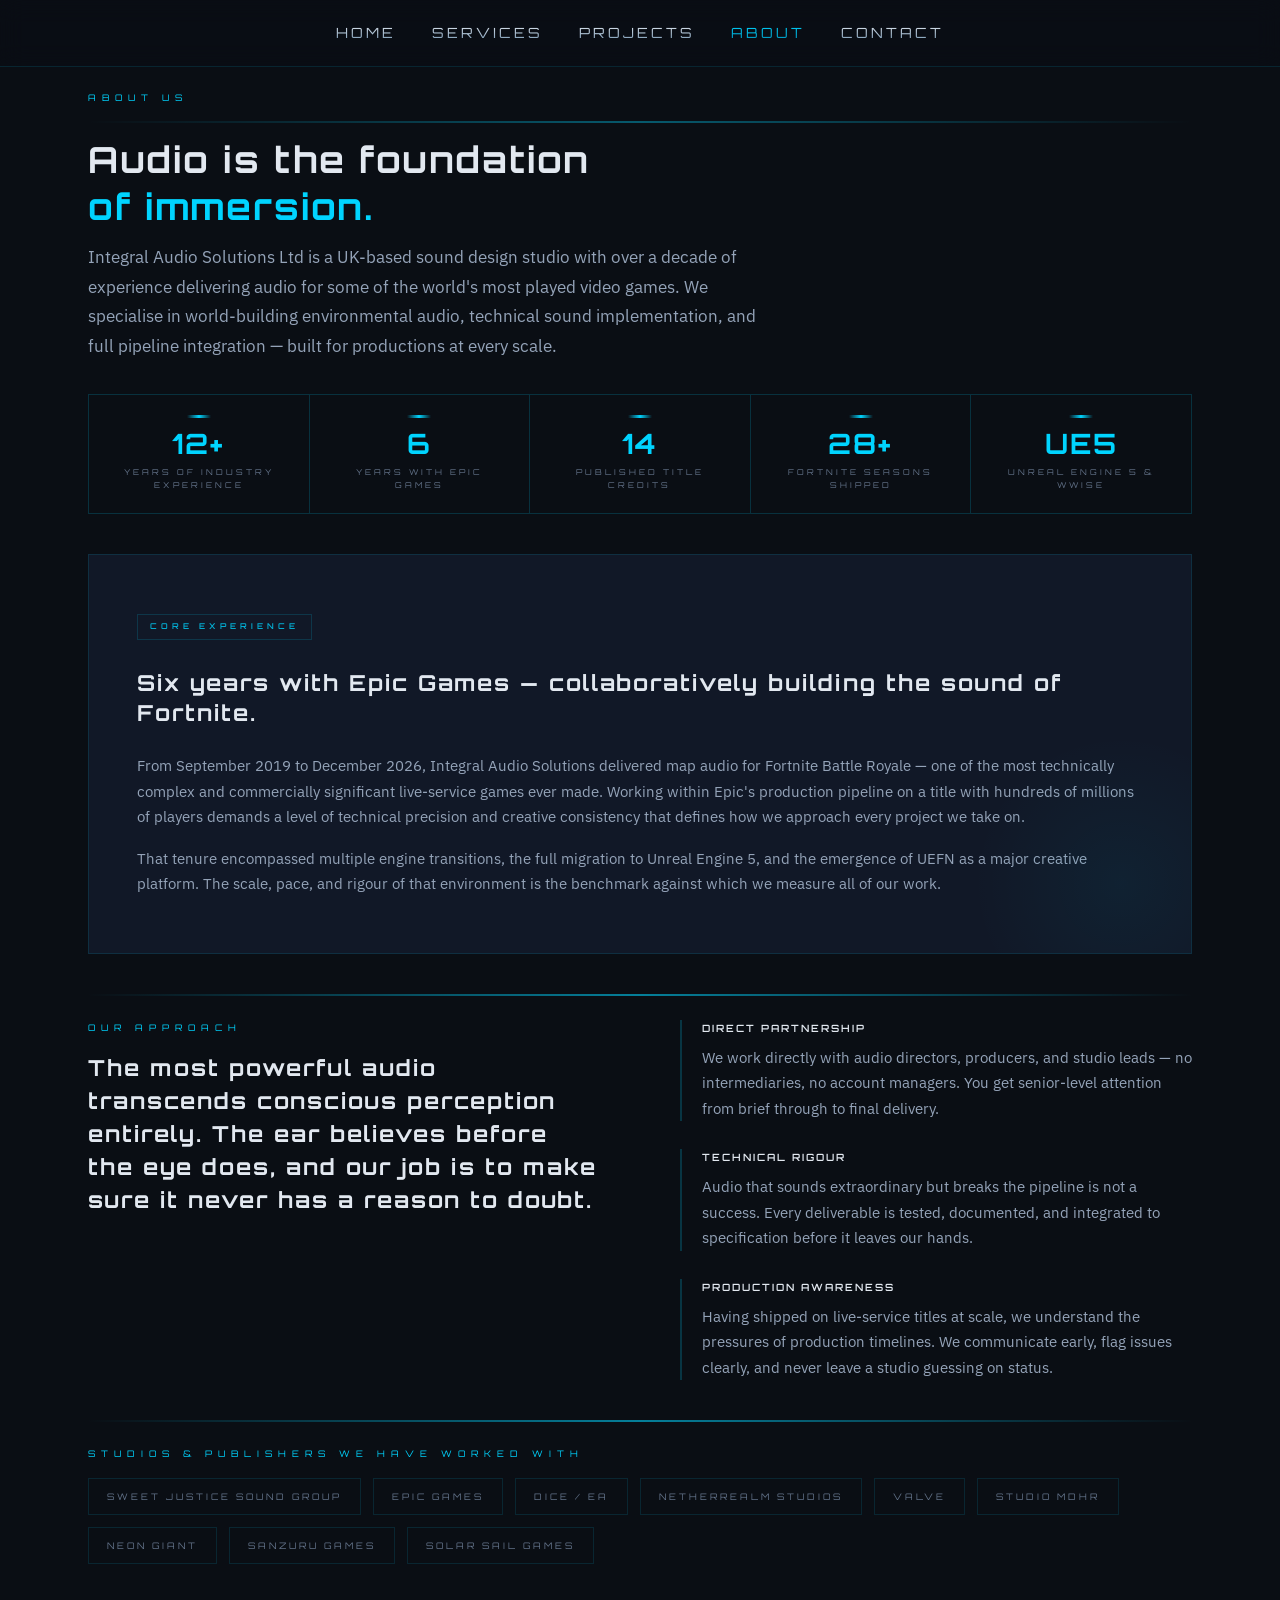
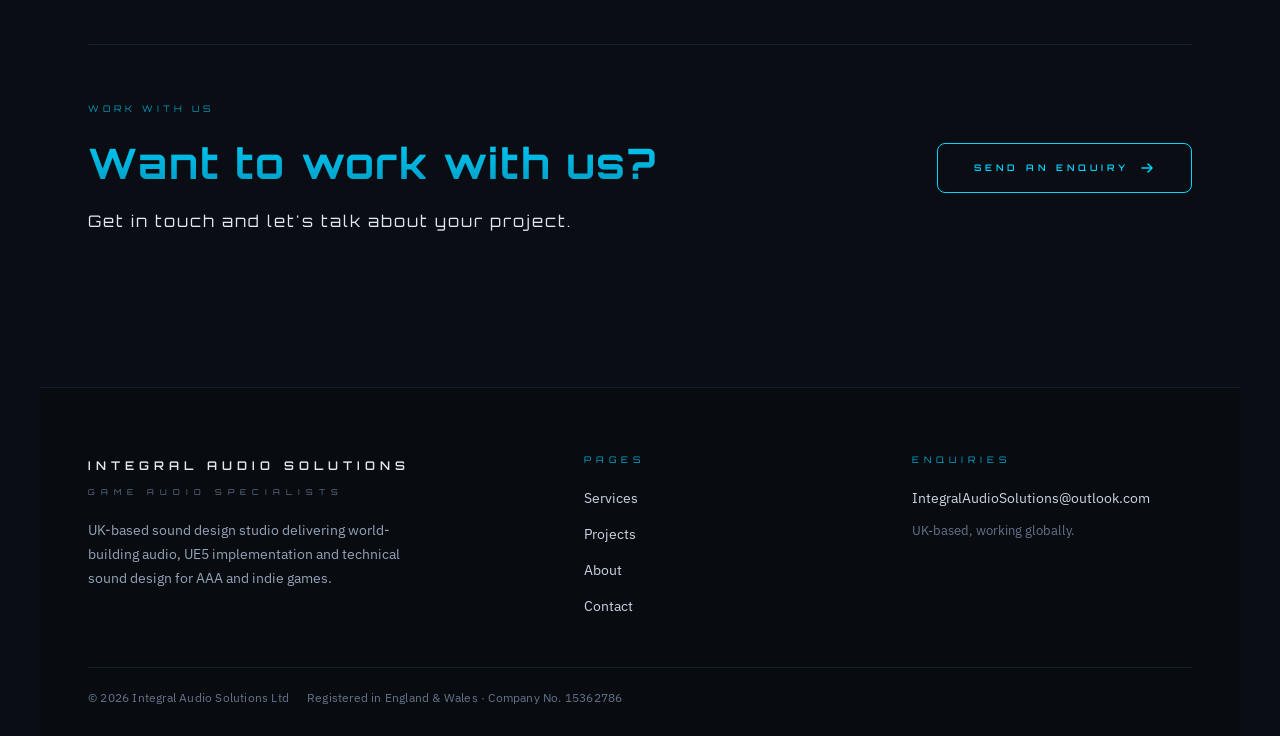
<file: pages/about.html>
<!DOCTYPE html>
<html lang="en-GB">
<head>
  <meta charset="UTF-8">
  <!-- Phones: open at 100% (centred, no zooming out past the page edges)
       and allow zooming in up to 2x for reading -->
  <meta name="viewport" content="width=device-width, initial-scale=1.0, minimum-scale=1.0, maximum-scale=2.0">

  <!-- Scroll fade-ins: switch on early (before the page draws) so items
       start hidden instead of flashing visible then disappearing.
       Skipped entirely for visitors who ask their device for reduced motion. -->
  <script>
    if (!window.matchMedia('(prefers-reduced-motion: reduce)').matches && 'IntersectionObserver' in window) {
      document.documentElement.classList.add('rv-on');
    }
  </script>
  <!-- ==========================================================
       FAVICON / APP ICONS
       The browser picks the best match it understands from this
       list. The SVG is the master file (stays sharp at any size);
       the two PNGs cover browsers that don't support SVG icons;
       the Apple touch icon is used when the site is saved to an
       iOS home screen. A legacy favicon.ico also sits at the site
       root, which browsers and crawlers request automatically.
       ========================================================== -->
  <link rel="icon" type="image/svg+xml" href="../assets/images/favicon.svg">
  <link rel="icon" type="image/png" sizes="32x32" href="../assets/images/favicon-32x32.png">
  <link rel="icon" type="image/png" sizes="16x16" href="../assets/images/favicon-16x16.png">
  <link rel="apple-touch-icon" sizes="180x180" href="../assets/images/apple-touch-icon.png">
  <link rel="manifest" href="../site.webmanifest">
  <!-- Tints the browser chrome on mobile to match the site background -->
  <meta name="theme-color" content="#0a0e14">


  <!-- Primary SEO -->
  <title>About — UK Game Audio Contractor with AAA Credits | Integral Audio Solutions Ltd</title>
  <meta name="description" content="Integral Audio Solutions Ltd is a UK-based game audio company with 12+ years of industry experience. Six years delivering Fortnite Battle Royale map audio for Epic Games, with deep specialisms in UE5, Wwise, and UEFN.">
  <link rel="canonical" href="https://www.integralaudiosolutions.co.uk/pages/about.html">

  <!-- Open Graph — controls how the site looks when shared on LinkedIn, Slack, Discord -->
  <meta property="og:type" content="website">
  <meta property="og:url" content="https://www.integralaudiosolutions.co.uk/pages/about.html">
  <meta property="og:title" content="About Integral Audio Solutions Ltd — UK Game Audio">
  <meta property="og:description" content="12+ years of AAA game audio experience. Six years on Fortnite Battle Royale with Epic Games. Specialists in UE5, Wwise, UEFN and world-building environmental audio.">
  <meta property="og:site_name" content="Integral Audio Solutions Ltd">

  <!-- Open connections to Google Fonts early so the fonts arrive sooner -->
  <link rel="preconnect" href="https://fonts.googleapis.com">
  <link rel="preconnect" href="https://fonts.gstatic.com" crossorigin>
  <link href="https://fonts.googleapis.com/css2?family=Orbitron:wght@400;600;700&family=IBM+Plex+Sans:wght@400;500;600&display=swap" rel="stylesheet">

  <style>
    *, *::before, *::after { box-sizing: border-box; margin: 0; padding: 0; }

    :root {
      --bg:       #0a0e14;
      --surface:  #111827;
      --surface-2:#1a2332;
      --cyan:     #00d4ff;
      --violet:   #7c3aed;
      --text:     #e2e8f0;
      --muted:    #64748b;
      --border:   rgba(0,212,255,0.12);
      --font:     'Orbitron','Courier New',monospace;
    }

    html { scroll-behavior: smooth; }

    body {
      background: var(--bg);
      color: var(--text);
      font-family: var(--font);
      font-size: 15px;
      line-height: 1.7;
      overflow-x: hidden;
      min-height: 100vh;
    }

    /* ── NAV ─────────────────────────────────────────────────── */
    nav {
      position: fixed;
      top: 0; left: 0; right: 0;
      z-index: 100;
      display: flex;
      align-items: center;
      justify-content: center;
      padding: 20px 48px;
      background: rgba(10,14,20,0.85);
      backdrop-filter: blur(12px);
      -webkit-backdrop-filter: blur(12px);
      border-bottom: 1px solid var(--border);
    }

    .nav-links {
      display: flex;
      gap: 36px;
      list-style: none;
    }

    .nav-links a {
      font-family: var(--font);
      font-size: 14px;
      font-weight: 400;
      letter-spacing: 3px;
      text-decoration: none;
      text-transform: uppercase;
      background: linear-gradient(180deg, #e2e8f0 0%, #7a9ab5 100%);
      -webkit-background-clip: text;
      -webkit-text-fill-color: transparent;
      background-clip: text;
    }
    .nav-links a:hover,
    .nav-links a.active {
      background: linear-gradient(180deg, #00d4ff 0%, #0090b8 100%);
      -webkit-background-clip: text;
      -webkit-text-fill-color: transparent;
      background-clip: text;
    }

    /* ── HAMBURGER BUTTON ────────────────────────────────── */
    .nav-burger {
      display: none;
      flex-direction: column;
      justify-content: center;
      align-items: center;
      gap: 5px;
      width: 40px;
      height: 40px;
      background: transparent;
      border: 1px solid var(--border);
      cursor: pointer;
      padding: 8px;
      flex-shrink: 0;
    }
    .nav-burger span {
      display: block;
      width: 22px;
      height: 2px;
      background: var(--cyan);
      transition: transform 0.3s, opacity 0.3s;
    }
    .nav-burger.open span:nth-child(1) { transform: translateY(7px) rotate(45deg); }
    .nav-burger.open span:nth-child(2) { opacity: 0; }
    .nav-burger.open span:nth-child(3) { transform: translateY(-7px) rotate(-45deg); }

    /* ── MOBILE NAV OVERLAY ──────────────────────────────── */
    .nav-overlay {
      display: none;
      position: fixed;
      inset: 0;
      z-index: 200;
      background: rgba(10,14,20,0.97);
      backdrop-filter: blur(16px);
      -webkit-backdrop-filter: blur(16px);
      flex-direction: column;
      align-items: center;
      justify-content: center;
    }
    .nav-overlay.open { display: flex; }
    .nav-overlay ul {
      list-style: none;
      display: flex;
      flex-direction: column;
      align-items: center;
      width: 100%;
    }
    .nav-overlay ul li {
      width: 100%;
      text-align: center;
      border-bottom: 1px solid var(--border);
    }
    .nav-overlay ul li:first-child { border-top: 1px solid var(--border); }
    .nav-overlay ul a {
      display: block;
      padding: 22px 24px;
      font-family: var(--font);
      font-size: 11px;
      font-weight: 400;
      letter-spacing: 4px;
      text-transform: uppercase;
      text-decoration: none;
      background: linear-gradient(180deg, #e2e8f0 0%, #7a9ab5 100%);
      -webkit-background-clip: text;
      -webkit-text-fill-color: transparent;
      background-clip: text;
    }
    .nav-overlay ul a:hover,
    .nav-overlay ul a.active {
      background: linear-gradient(180deg, #00d4ff 0%, #0090b8 100%);
      -webkit-background-clip: text;
      -webkit-text-fill-color: transparent;
      background-clip: text;
    }
    .nav-overlay-close {
      position: absolute;
      top: 16px; right: 20px;
      background: transparent;
      border: none;
      cursor: pointer;
      font-family: var(--font);
      font-size: 18px;
      color: var(--cyan);
      padding: 8px;
    }

    @media (max-width: 700px) {
      nav { justify-content: flex-end; padding: 14px 20px; }
      .nav-links { display: none; }
      .nav-burger { display: flex; }
    }


    /* ── PAGE LAYOUT ─────────────────────────────────────────── */
    .page-wrap {
      max-width: 1200px;
      margin: 0 auto;
      padding: 90px 48px 96px;
    }

    /* ── PAGE HEADER ─────────────────────────────────────────── */
    .page-header {
      margin-bottom: 32px;
    }

    .page-label {
      font-size: 9px;
      font-weight: 400;
      letter-spacing: 6px;
      color: var(--cyan);
      text-transform: uppercase;
      opacity: 0.7;
      margin-bottom: 16px;
    }

    .page-title {
      font-size: clamp(22px, 3vw, 36px);
      font-weight: 700;
      letter-spacing: 2px;
      color: var(--text);
      line-height: 1.3;
      margin-bottom: 12px;
    }

    .page-title span { color: var(--cyan); }

    .page-divider {
      width: 100%;
      height: 2px;
      background: linear-gradient(90deg, transparent 0%, var(--cyan) 50%, transparent 100%);
      opacity: 0.38; /* 50% brighter than 0.25 */
      margin-bottom: 14px;
    }

    .page-intro {
      font-size: 11px;
      letter-spacing: 1px;
      color: var(--muted);
      line-height: 2.2;
      max-width: 680px;
    }

    /* ── STAT ROW ────────────────────────────────────────────── */
    .stat-row {
      display: flex;
      border: 1px solid rgba(0,212,255,0.18); /* brighter border */
      margin-bottom: 40px;
    }

    .stat-item {
      flex: 1;
      padding: 20px 28px; /* tighter vertical */
      border-right: 1px solid rgba(0,212,255,0.18);
      text-align: center;
    }

    .stat-item:last-child { border-right: none; }

    .stat-item::before {
      content: '';
      display: block;
      width: 24px;
      height: 3px; /* thicker accent bar */
      background: linear-gradient(90deg, transparent, var(--cyan), transparent);
      margin: 0 auto 12px;
    }

    .stat-number {
      font-size: 28px;
      font-weight: 700;
      color: var(--cyan);
      letter-spacing: 2px;
      line-height: 1;
      margin-bottom: 8px;
    }

    .stat-label {
      font-size: 8px;
      font-weight: 400;
      letter-spacing: 3px;
      color: var(--muted);
      text-transform: uppercase;
    }

    /* ── EPIC GAMES FEATURE BLOCK ────────────────────────────── */
    .feature-block {
      display: block;
      margin-bottom: 40px;
    }

    .feature-main {
      background: var(--surface);
      border: 1px solid var(--border);
      padding: 56px 48px;
      position: relative;
      overflow: hidden;
    }

    /* Subtle glow in corner */
    .feature-main::after {
      content: '';
      position: absolute;
      bottom: -80px; right: -80px;
      width: 300px; height: 300px;
      background: radial-gradient(circle, rgba(0,212,255,0.05) 0%, transparent 70%);
      pointer-events: none;
    }

    .feature-tag {
      display: inline-block;
      font-size: 8px;
      font-weight: 600;
      letter-spacing: 4px;
      color: var(--cyan);
      text-transform: uppercase;
      border: 1px solid rgba(0,212,255,0.2);
      padding: 5px 12px;
      margin-bottom: 28px;
      opacity: 0.8;
    }

    .feature-title {
      font-size: clamp(16px, 2vw, 22px);
      font-weight: 700;
      letter-spacing: 2px;
      color: var(--text);
      line-height: 1.4;
      margin-bottom: 24px;
    }

    .feature-body {
      font-size: 10px;
      letter-spacing: 0.8px;
      color: var(--muted);
      line-height: 2.4;
    }

    .feature-body p + p { margin-top: 16px; }

    /* Right column — stack of two detail cards */
    .feature-detail-col {
      display: flex;
      flex-direction: column;
      gap: 2px;
    }

    .feature-detail {
      flex: 1;
      background: var(--surface);
      border: 1px solid var(--border);
      padding: 36px 36px;
    }

    .detail-label {
      font-size: 8px;
      font-weight: 600;
      letter-spacing: 4px;
      color: var(--cyan);
      text-transform: uppercase;
      opacity: 0.7;
      margin-bottom: 12px;
    }

    .detail-value {
      font-size: 10px;
      letter-spacing: 1px;
      color: var(--muted);
      line-height: 2;
    }

    .detail-value strong {
      color: var(--text);
      font-weight: 600;
    }

    /* ── ETHOS SECTION ───────────────────────────────────────── */
    .ethos-section {
      border-top: 2px solid transparent;
      border-image: linear-gradient(90deg, transparent 0%, rgba(0,212,255,0.57) 50%, transparent 100%) 1;
      padding-top: 24px;
      margin-bottom: 40px;
      display: grid;
      grid-template-columns: 1fr 1fr;
      gap: 80px;
      align-items: start;
    }

    .ethos-left .section-label {
      font-size: 9px;
      font-weight: 400;
      letter-spacing: 6px;
      color: var(--cyan);
      text-transform: uppercase;
      opacity: 0.7;
      margin-bottom: 16px;
    }

    .ethos-left .section-title {
      font-size: clamp(16px, 2vw, 22px);
      font-weight: 700;
      letter-spacing: 2px;
      color: var(--text);
      line-height: 1.5;
    }

    .ethos-right {
      display: flex;
      flex-direction: column;
      gap: 28px;
    }

    .ethos-point {
      border-left: 2px solid rgba(0,212,255,0.2);
      padding-left: 20px;
      transition: border-color 0.2s;
    }

    .ethos-point:hover {
      border-left-color: var(--cyan);
    }

    .ethos-point-title {
      font-size: 10px;
      font-weight: 600;
      letter-spacing: 2px;
      color: var(--text);
      text-transform: uppercase;
      margin-bottom: 8px;
    }

    .ethos-point-body {
      font-size: 10px;
      letter-spacing: 0.8px;
      color: var(--muted);
      line-height: 2;
    }

    /* ── CLIENT SECTION ──────────────────────────────────────── */
    .clients-section {
      border-top: 2px solid transparent;
      border-image: linear-gradient(90deg, transparent 0%, rgba(0,212,255,0.57) 50%, transparent 100%) 1;
      padding-top: 24px;
      margin-bottom: 40px;
    }

    .clients-label {
      font-size: 9px;
      font-weight: 400;
      letter-spacing: 6px;
      color: var(--cyan);
      text-transform: uppercase;
      opacity: 0.7;
      margin-bottom: 16px;
    }

    .clients-list {
      display: flex;
      flex-wrap: wrap;
      gap: 12px;
    }

    .client-tag {
      font-size: 9px;
      letter-spacing: 3px;
      color: var(--muted);
      text-transform: uppercase;
      border: 1px solid var(--border);
      padding: 10px 18px;
      transition: border-color 0.2s, color 0.2s;
    }

    .client-tag:hover {
      border-color: rgba(0,212,255,0.3);
      color: var(--text);
    }

    /* ── CTA BAND ────────────────────────────────────────────── */
    .cta-band {
      background: transparent;
      border: none;
      padding: 56px 0;
      display: flex;
      align-items: center;
      justify-content: space-between;
      gap: 40px;
      margin-top: 80px;
      border-top: 1px solid var(--border);
    }

    .cta-label {
      font-size: 9px;
      letter-spacing: 4px;
      color: var(--cyan);
      text-transform: uppercase;
      opacity: 0.7;
      margin-bottom: 12px;
    }

    .cta-title {
      font-size: clamp(28px, 3.5vw, 42px);
      font-weight: 700;
      letter-spacing: 2px;
      background: linear-gradient(180deg, #00d4ff 0%, #0090b8 100%);
      -webkit-background-clip: text;
      -webkit-text-fill-color: transparent;
      background-clip: text;
    }

    .cta-subtitle {
      font-size: clamp(12px, 1.5vw, 16px);
      font-weight: 400;
      letter-spacing: 2px;
      color: var(--text);
      margin-top: 8px;
    }

    .btn-cta {
      flex-shrink: 0;
      display: inline-flex;
      align-items: center;
      gap: 10px;
      padding: 16px 36px;
      border: 1px solid var(--cyan);
      border-radius: 8px;
      background: transparent;
      color: var(--cyan);
      font-family: var(--font);
      font-size: 9px;
      font-weight: 600;
      letter-spacing: 4px;
      text-transform: uppercase;
      text-decoration: none;
      transition: background 0.25s, color 0.25s;
    }
    .btn-cta:hover { background: var(--cyan); color: var(--bg); }
    .btn-cta svg { transition: transform 0.25s; }
    .btn-cta:hover svg { transform: translateX(4px); }

    /* ── FOOTER ──────────────────────────────────────────────── */
    footer {
      padding: 40px 48px;
      display: flex;
      align-items: center;
      justify-content: space-between;
      border-top: 1px solid var(--border);
      max-width: 1200px;
      margin: 0 auto;
    }

    .footer-name {
      font-size: 9px;
      font-weight: 600;
      letter-spacing: 4px;
      color: var(--muted);
    }

    .footer-copy {
      font-size: 8px;
      letter-spacing: 2px;
      color: var(--muted);
      opacity: 0.5;
    }

    /* ── RESPONSIVE ──────────────────────────────────────────── */
    @media (max-width: 900px) {
      .feature-block { grid-template-columns: 1fr; }
      .ethos-section { grid-template-columns: 1fr; gap: 40px; }
      .cta-band { flex-direction: column; align-items: flex-start; gap: 24px; }
    }

    @media (max-width: 600px) {
      .page-wrap { padding: 100px 20px 64px; }
      .stat-row { flex-wrap: wrap; }
      .stat-item { min-width: 50%; border-bottom: 1px solid var(--border); }
      .feature-main { padding: 36px 24px; }
      footer { flex-direction: column; gap: 12px; text-align: center; padding: 32px 20px; }
    }

    /* =====================================================
       READABLE BODY TEXT — IBM Plex Sans
       Orbitron stays for the logo, headings, labels, buttons
       and navigation. Anything you read as a sentence uses
       IBM Plex Sans instead: no wide letter-spacing, larger
       size, and a lighter grey (#94a3b8) for better contrast
       on the dark background. This block sits at the end of
       the stylesheet so it overrides the older Orbitron rules.
       ===================================================== */
    :root {
      --font-text: 'IBM Plex Sans', system-ui, -apple-system, 'Segoe UI', sans-serif;
      --text-body: #94a3b8;  /* body copy grey — brighter than --muted */
    }

    /* Lead paragraphs — intros at the top of a page */
    .page-intro {
      font-family: var(--font-text);
      font-size: 17px;
      letter-spacing: 0;
      line-height: 1.75;
      color: var(--text-body);
    }

    /* Card and section descriptions */
    .feature-body,
    .detail-value,
    .ethos-point-body {
      font-family: var(--font-text);
      font-size: 15px;
      letter-spacing: 0;
      line-height: 1.7;
      color: var(--text-body);
    }

    /* Bold words inside body text keep the same font, just heavier */
    .page-intro strong, .feature-body strong, .detail-value strong, .ethos-point-body strong {
      font-family: var(--font-text);
      font-weight: 600;
      color: var(--text);
    }

    /* Phones — slightly smaller so lines are not too short */
    @media (max-width: 768px) {
      .page-intro { font-size: 16px; }
      .feature-body, .detail-value, .ethos-point-body { font-size: 14.5px; }
    }
    /* =====================================================
       FOOTER — company details, page links and enquiries
       Three columns on desktop, stacked on phones.
       The bottom strip carries the legal details a UK
       limited company should show on its website.
       ===================================================== */
    footer.site-footer {
      display: block;
      padding: 64px 48px 28px;
      border-top: 1px solid var(--border);
      background: #080b10;           /* a touch darker than the page */
      text-align: left;
    }

    .footer-inner {
      max-width: 1200px;
      margin: 0 auto;
      display: grid;
      grid-template-columns: 1.6fr 1fr 1fr;
      gap: 48px;
    }

    /* Brand column */
    .footer-brand-name {
      font-family: 'Orbitron', 'Courier New', monospace;
      font-size: 12px;
      font-weight: 600;
      letter-spacing: 5px;
      color: #e2e8f0;
      text-decoration: none;
    }
    .footer-brand-sub {
      font-family: 'Orbitron', 'Courier New', monospace;
      font-size: 8px;
      letter-spacing: 6px;
      color: #64748b;
      margin-top: 8px;
    }
    .footer-blurb {
      font-family: 'IBM Plex Sans', system-ui, sans-serif;
      font-size: 14px;
      line-height: 1.7;
      color: #94a3b8;
      margin-top: 20px;
      max-width: 340px;
    }

    /* Column headings — same style as the section labels */
    .footer-heading {
      font-family: 'Orbitron', 'Courier New', monospace;
      font-size: 9px;
      letter-spacing: 5px;
      color: #00d4ff;
      text-transform: uppercase;
      opacity: 0.8;
      margin-bottom: 18px;
    }

    .footer-links {
      list-style: none;
      display: flex;
      flex-direction: column;
      gap: 10px;
    }

    .footer-links a,
    .footer-email {
      font-family: 'IBM Plex Sans', system-ui, sans-serif;
      font-size: 14px;
      color: #cbd5e1;
      text-decoration: none;
      transition: color 0.2s;
    }
    .footer-links a:hover,
    .footer-email:hover { color: #00d4ff; }

    .footer-email { overflow-wrap: anywhere; }  /* only wraps on very narrow screens */

    .footer-note {
      font-family: 'IBM Plex Sans', system-ui, sans-serif;
      font-size: 13px;
      color: #64748b;
      margin-top: 10px;
      line-height: 1.6;
    }

    /* Legal strip along the bottom */
    .footer-legal {
      max-width: 1200px;
      margin: 48px auto 0;
      padding-top: 20px;
      border-top: 1px solid var(--border);
      font-family: 'IBM Plex Sans', system-ui, sans-serif;
      font-size: 12px;
      color: #64748b;
      letter-spacing: 0.2px;
      display: flex;
      flex-wrap: wrap;
      gap: 6px 18px;
    }

    @media (max-width: 768px) {
      footer.site-footer { padding: 48px 20px 24px; text-align: left; }
      .footer-inner { grid-template-columns: 1fr 1fr; gap: 36px 24px; }
      .footer-brand { grid-column: 1 / -1; }   /* brand spans the full width */
      .footer-inner > div:last-child { grid-column: 1 / -1; } /* enquiries full width so the email fits on one line */
      .footer-legal { flex-direction: column; margin-top: 36px; }
    }
    /* =====================================================
       SCROLL FADE-INS
       Content slides up 14px and fades in as it enters the
       screen over 0.68s — smooth but never sluggish. Items that
       arrive together (e.g. a row of cards) ripple in
       45ms apart, capped so nothing waits long.

       How it works:
       1. A tiny script in <head> adds .rv-on to <html>.
       2. While .rv-on is set, everything in the list below
          starts hidden.
       3. The script at the bottom of the page watches for
          each item entering the screen, adds .rv-anim to
          play the fade, then .rv-done when it finishes.
       If you add a new section, add its class to this list
       AND to REVEAL_TARGETS in the script at the bottom.
       ===================================================== */
    html.rv-on :is(
      .hero-tagline,
      .hero-headline,
      .hero-body,
      .credit-card,
      .section-label,
      .about-copy p,
      .stat,
      .service-card,
      .cta-band > *,
      .page-label,
      .page-title,
      .page-intro,
      .page-header-right,
      .filter-row,
      .stat-item,
      .feature-block,
      .ethos-left,
      .ethos-point,
      .clients-label,
      .client-tag,
      .section-title,
      .process-step,
      .project-card,
      .contact-grid > *,
      .footer-inner > *,
      .footer-legal
    ):not(.rv-anim):not(.rv-done) {
      opacity: 0;
      translate: 0 14px;
    }

    html.rv-on .rv-anim {
      opacity: 1;
      translate: 0 0;
      transition: opacity 0.68s cubic-bezier(0.2, 0.7, 0.2, 1),
                  translate 0.68s cubic-bezier(0.2, 0.7, 0.2, 1);
    }

    /* =====================================================
       BACK BUTTON — phones only
       Sits top-left, opposite the ☰ button, and matches it.
       Works like the browser's own back button; if there is
       nothing to go back to (e.g. the page was opened from a
       shared link), it goes to the home page instead.
       Hidden on desktop.
       ===================================================== */
    .nav-back { display: none; }
    @media (max-width: 700px) {
      nav { justify-content: space-between; }
      .nav-back {
        display: flex;
        align-items: center;
        justify-content: center;
        width: 40px;
        height: 40px;
        padding: 0;
        background: transparent;
        border: 1px solid var(--border);
        color: var(--cyan);
        cursor: pointer;
        flex-shrink: 0;
      }
      .nav-back:active { background: rgba(0, 212, 255, 0.08); }
    }
  </style>
</head>

<body>

  <!-- NAV -->
  <nav>
    <!-- Back button: phones only (hidden on desktop by CSS) -->
    <button class="nav-back" id="nav-back" type="button" aria-label="Go back">
      <svg viewBox="0 0 24 24" width="20" height="20" aria-hidden="true"><path d="M15 5l-7 7 7 7" fill="none" stroke="currentColor" stroke-width="2" stroke-linecap="round" stroke-linejoin="round"/></svg>
    </button>
    <ul class="nav-links">
      <li><a href="../index.html">Home</a></li>
      <li><a href="services.html">Services</a></li>
      <li><a href="projects.html">Projects</a></li>
      <li><a href="about.html" class="active">About</a></li>
      <li><a href="contact.html">Contact</a></li>
    </ul>
    <button class="nav-burger" id="nav-burger" aria-label="Open navigation"><span></span><span></span><span></span></button>
  </nav>

  <div class="nav-overlay" id="nav-overlay">
    <button class="nav-overlay-close" id="nav-overlay-close" aria-label="Close">&#10005;</button>
    <ul>
      <li><a href="../index.html">Home</a></li>
      <li><a href="services.html">Services</a></li>
      <li><a href="projects.html">Projects</a></li>
      <li><a href="about.html" class="active">About</a></li>
      <li><a href="contact.html">Contact</a></li>
    </ul>
  </div>

  <div class="page-wrap">

    <!-- Header -->
    <div class="page-header">
      <div class="page-label">About Us</div>
      <div class="page-divider"></div>
      <h1 class="page-title">
        Audio is the foundation<br>
        <span>of immersion.</span>
      </h1>
      <p class="page-intro">
        Integral Audio Solutions Ltd is a UK-based sound design studio with over a
        decade of experience delivering audio for some of the world's most played
        video games. We specialise in world-building environmental audio, technical
        sound implementation, and full pipeline integration — built for productions
        at every scale.
      </p>
    </div>

    <!-- Stats -->
    <div class="stat-row">
      <div class="stat-item">
        <div class="stat-number">12+</div>
        <div class="stat-label">Years of industry experience</div>
      </div>
      <div class="stat-item">
        <div class="stat-number">6</div>
        <div class="stat-label">Years with Epic Games</div>
      </div>
      <div class="stat-item">
        <div class="stat-number">14</div>
        <div class="stat-label">Published title credits</div>
      </div>
      <div class="stat-item">
        <div class="stat-number">28+</div>
        <div class="stat-label">Fortnite seasons shipped</div>
      </div>
      <div class="stat-item">
        <div class="stat-number">UE5</div>
        <div class="stat-label">Unreal Engine 5 &amp; Wwise</div>
      </div>
    </div>

    <!-- Epic Games feature -->
    <div class="feature-block">

      <div class="feature-main">
        <div class="feature-tag">Core Experience</div>
        <h2 class="feature-title">Six years with Epic Games — collaboratively building the sound of Fortnite.</h2>
        <div class="feature-body">
          <p>
            From September 2019 to December 2026, Integral Audio Solutions delivered
            map audio for Fortnite Battle Royale — one of the most technically complex
            and commercially significant live-service games ever made. Working within
            Epic's production pipeline on a title with hundreds of millions of players
            demands a level of technical precision and creative consistency that defines
            how we approach every project we take on.
          </p>
          <p>
            That tenure encompassed multiple engine transitions, the full migration to
            Unreal Engine 5, and the emergence of UEFN as a major creative platform.
            The scale, pace, and rigour of that environment is the benchmark against
            which we measure all of our work.
          </p>
        </div>
      </div>

    </div>

    <!-- Ethos -->
    <div class="ethos-section">
      <div class="ethos-left">
        <div class="section-label">Our Approach</div>
        <div class="section-title">
          The most powerful audio transcends conscious perception entirely. The ear believes before the eye does, and our job is to make sure it never has a reason to doubt.
        </div>
      </div>
      <div class="ethos-right">
        <div class="ethos-point">
          <div class="ethos-point-title">Direct Partnership</div>
          <p class="ethos-point-body">
            We work directly with audio directors, producers, and studio leads — no
            intermediaries, no account managers. You get senior-level attention from
            brief through to final delivery.
          </p>
        </div>
        <div class="ethos-point">
          <div class="ethos-point-title">Technical Rigour</div>
          <p class="ethos-point-body">
            Audio that sounds extraordinary but breaks the pipeline is not a success.
            Every deliverable is tested, documented, and integrated to specification
            before it leaves our hands.
          </p>
        </div>
        <div class="ethos-point">
          <div class="ethos-point-title">Production Awareness</div>
          <p class="ethos-point-body">
            Having shipped on live-service titles at scale, we understand the pressures
            of production timelines. We communicate early, flag issues clearly, and
            never leave a studio guessing on status.
          </p>
        </div>
      </div>
    </div>

    <!-- Clients -->
    <div class="clients-section">
      <div class="clients-label">Studios &amp; Publishers We Have Worked With</div>
      <div class="clients-list">
        <div class="client-tag">Sweet Justice Sound Group</div>
        <div class="client-tag">Epic Games</div>
        <div class="client-tag">DICE / EA</div>
        <div class="client-tag">NetherRealm Studios</div>
        <div class="client-tag">Valve</div>
        <div class="client-tag">Studio MDHR</div>
        <div class="client-tag">Neon Giant</div>
        <div class="client-tag">Sanzuru Games</div>
        <div class="client-tag">Solar Sail Games</div>
      </div>
    </div>

    <!-- CTA -->
    <div class="cta-band">
      <div>
        <div class="cta-label">Work With Us</div>
        <div class="cta-title">Want to work with us?</div>
        <div class="cta-subtitle">Get in touch and let's talk about your project.</div>
      </div>
      <a href="contact.html" class="btn-cta">
        Send an Enquiry
        <svg width="16" height="16" viewBox="0 0 16 16" fill="none">
          <path d="M3 8h10M9 4l4 4-4 4" stroke="currentColor"
                stroke-width="1.5" stroke-linecap="round" stroke-linejoin="round"/>
        </svg>
      </a>
    </div>

  </div>

  <!-- FOOTER -->
  <footer class="site-footer">
    <div class="footer-inner">

      <!-- Brand -->
      <div class="footer-brand">
        <a class="footer-brand-name" href="../index.html">INTEGRAL AUDIO SOLUTIONS</a>
        <div class="footer-brand-sub">GAME AUDIO SPECIALISTS</div>
        <p class="footer-blurb">
          UK-based sound design studio delivering world-building audio, UE5 implementation
          and technical sound design for AAA and indie games.
        </p>
      </div>

      <!-- Page links -->
      <div>
        <div class="footer-heading">Pages</div>
        <ul class="footer-links">
          <li><a href="services.html">Services</a></li>
          <li><a href="projects.html">Projects</a></li>
          <li><a href="about.html">About</a></li>
          <li><a href="contact.html">Contact</a></li>
        </ul>
      </div>

      <!-- Enquiries -->
      <div>
        <div class="footer-heading">Enquiries</div>
        <a class="footer-email" href="mailto:IntegralAudioSolutions@outlook.com">IntegralAudioSolutions@outlook.com</a>
        <p class="footer-note">UK-based, working globally.</p>
      </div>

    </div>

    <!-- Legal details: company name, number and where registered -->
    <div class="footer-legal">
      <span>&copy; <span class="footer-year">2026</span> Integral Audio Solutions Ltd</span>
      <span>Registered in England &amp; Wales · Company No. 15362786</span>
    </div>

    <script>
      /* Keeps the copyright year current without editing the HTML each January */
      document.querySelectorAll('.footer-year').forEach(el => el.textContent = new Date().getFullYear());
    </script>
  </footer>


  <script>
    /* ── Hamburger menu ──────────────────────────────────── */
    const burger   = document.getElementById('nav-burger');
    const overlay  = document.getElementById('nav-overlay');
    const closeBtn = document.getElementById('nav-overlay-close');
    function openMenu()  { overlay.classList.add('open'); burger.classList.add('open'); document.body.style.overflow = 'hidden'; }
    function closeMenu() { overlay.classList.remove('open'); burger.classList.remove('open'); document.body.style.overflow = ''; }
    burger.addEventListener('click', openMenu);
    closeBtn.addEventListener('click', closeMenu);
    overlay.querySelectorAll('a').forEach(a => a.addEventListener('click', closeMenu));
  </script>
  <script data-goatcounter="https://integralaudio.goatcounter.com/count" async src="//gc.zgo.at/count.js"></script>
  <script>
    /* ── Scroll fade-ins (see SCROLL FADE-INS in the stylesheet) ── */
    (function () {
      if (!document.documentElement.classList.contains('rv-on')) return;

      const REVEAL_TARGETS = '.hero-tagline, .hero-headline, .hero-body, .credit-card, .section-label, .about-copy p, .stat, .service-card, .cta-band > *, .page-label, .page-title, .page-intro, .page-header-right, .filter-row, .stat-item, .feature-block, .ethos-left, .ethos-point, .clients-label, .client-tag, .section-title, .process-step, .project-card, .contact-grid > *, .footer-inner > *, .footer-legal';
      const STAGGER = 45;   /* ms between items arriving together */
      const MAX_STEPS = 6;  /* cap: the 7th item onwards waits no longer than the 6th */

      const items = document.querySelectorAll(REVEAL_TARGETS);

      const observer = new IntersectionObserver(entries => {
        /* Items entering in the same moment ripple in top-to-bottom, left-to-right */
        const arriving = entries
          .filter(e => e.isIntersecting)
          .map(e => e.target)
          .sort((a, b) => {
            const ra = a.getBoundingClientRect(), rb = b.getBoundingClientRect();
            return (ra.top - rb.top) || (ra.left - rb.left);
          });

        arriving.forEach((el, i) => {
          observer.unobserve(el);
          el.style.transitionDelay = Math.min(i, MAX_STEPS) * STAGGER + 'ms';
          el.classList.add('rv-anim');
          /* Once finished, hand the element back to its normal styles
             so its own hover transitions work exactly as before */
          el.addEventListener('transitionend', function done(ev) {
            if (ev.target !== el || ev.propertyName !== 'opacity') return;
            el.removeEventListener('transitionend', done);
            el.style.transitionDelay = '';
            el.classList.replace('rv-anim', 'rv-done');
          });
        });
      }, { rootMargin: '0px 0px -6% 0px', threshold: 0.01 });

      items.forEach(el => observer.observe(el));

      /* Safety net: if anything is still hidden after 4 seconds
         (e.g. an odd browser), just show it */
      setTimeout(() => items.forEach(el => {
        if (!el.classList.contains('rv-anim') && !el.classList.contains('rv-done')) {
          const r = el.getBoundingClientRect();
          if (r.top < innerHeight && r.bottom > 0) el.classList.add('rv-done');
        }
      }), 4000);
    })();
  </script>

  <script>
    /* ── Back button (phones only) ───────────────────────────
       Same as the browser's back button. If this page is the
       first one in the tab's history, go to the home page. */
    document.getElementById('nav-back').addEventListener('click', () => {
      if (history.length > 1) {
        history.back();
      } else {
        location.href = '../index.html';
      }
    });
  </script>
</body>
</html>
</file>
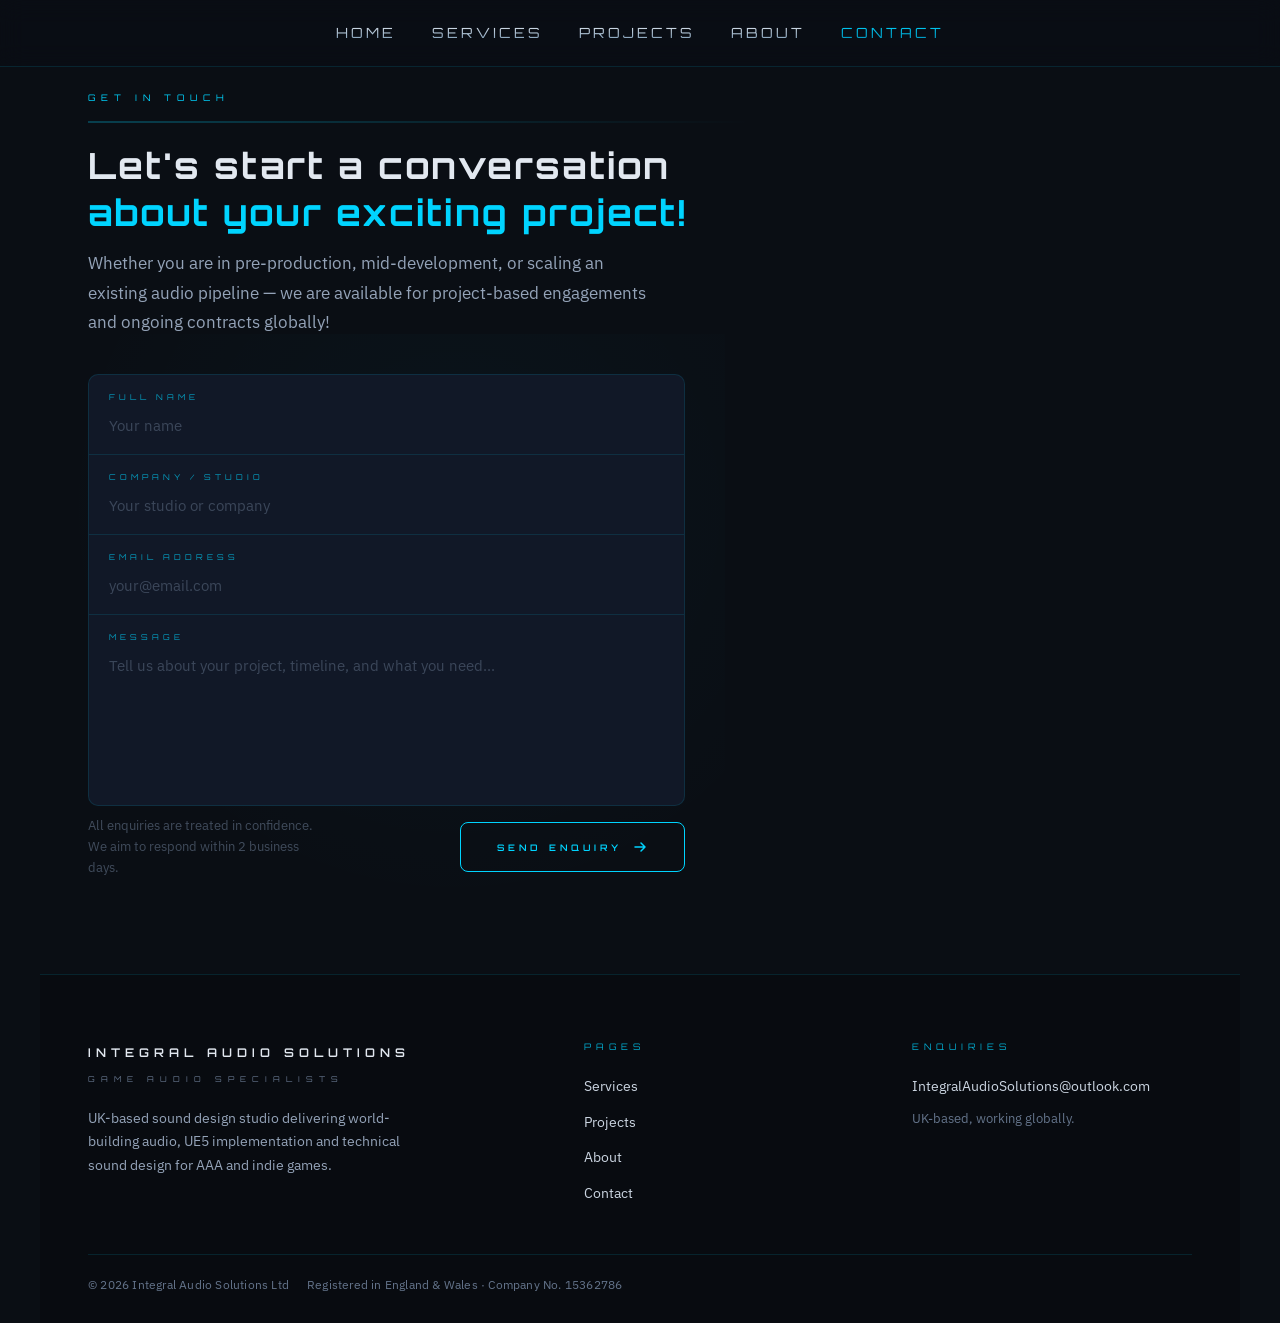
<file: pages/contact.html>
<!DOCTYPE html>
<html lang="en-GB">
<head>
  <meta charset="UTF-8">
  <!-- Phones: open at 100% (centred, no zooming out past the page edges)
       and allow zooming in up to 2x for reading -->
  <meta name="viewport" content="width=device-width, initial-scale=1.0, minimum-scale=1.0, maximum-scale=2.0">

  <!-- Scroll fade-ins: switch on early (before the page draws) so items
       start hidden instead of flashing visible then disappearing.
       Skipped entirely for visitors who ask their device for reduced motion. -->
  <script>
    if (!window.matchMedia('(prefers-reduced-motion: reduce)').matches && 'IntersectionObserver' in window) {
      document.documentElement.classList.add('rv-on');
    }
  </script>
  <!-- ==========================================================
       FAVICON / APP ICONS
       The browser picks the best match it understands from this
       list. The SVG is the master file (stays sharp at any size);
       the two PNGs cover browsers that don't support SVG icons;
       the Apple touch icon is used when the site is saved to an
       iOS home screen. A legacy favicon.ico also sits at the site
       root, which browsers and crawlers request automatically.
       ========================================================== -->
  <link rel="icon" type="image/svg+xml" href="../assets/images/favicon.svg">
  <link rel="icon" type="image/png" sizes="32x32" href="../assets/images/favicon-32x32.png">
  <link rel="icon" type="image/png" sizes="16x16" href="../assets/images/favicon-16x16.png">
  <link rel="apple-touch-icon" sizes="180x180" href="../assets/images/apple-touch-icon.png">
  <link rel="manifest" href="../site.webmanifest">
  <!-- Tints the browser chrome on mobile to match the site background -->
  <meta name="theme-color" content="#0a0e14">


  <!-- Primary SEO -->
  <title>Contact — Game Audio Enquiries | Integral Audio Solutions Ltd</title>
  <meta name="description" content="Send a project enquiry to Integral Audio Solutions Ltd — UK-based game audio contractor available for sound design, UE5 implementation, and technical audio work. Based in England and Wales.">
  <link rel="canonical" href="https://www.integralaudiosolutions.co.uk/pages/contact.html">

  <!-- Open Graph — controls how the site looks when shared on LinkedIn, Slack, Discord -->
  <meta property="og:type" content="website">
  <meta property="og:url" content="https://www.integralaudiosolutions.co.uk/pages/contact.html">
  <meta property="og:title" content="Contact Integral Audio Solutions Ltd">
  <meta property="og:description" content="UK game audio contractor available for project-based sound design and UE5 implementation work. Send an enquiry to start a conversation.">
  <meta property="og:site_name" content="Integral Audio Solutions Ltd">

  <!-- Open connections to Google Fonts early so the fonts arrive sooner -->
  <link rel="preconnect" href="https://fonts.googleapis.com">
  <link rel="preconnect" href="https://fonts.gstatic.com" crossorigin>
  <link href="https://fonts.googleapis.com/css2?family=Orbitron:wght@400;600;700&family=IBM+Plex+Sans:wght@400;500;600&display=swap" rel="stylesheet">

  <style>
    *, *::before, *::after { box-sizing: border-box; margin: 0; padding: 0; }

    :root {
      --bg:       #0a0e14;
      --surface:  #111827;
      --surface-2:#1a2332;
      --cyan:     #00d4ff;
      --violet:   #7c3aed;
      --text:     #e2e8f0;
      --muted:    #64748b;
      --border:   rgba(0,212,255,0.12);
      --font:     'Orbitron','Courier New',monospace;
    }

    html { scroll-behavior: smooth; }

    body {
      background: var(--bg);
      color: var(--text);
      font-family: var(--font);
      font-size: 15px;
      line-height: 1.7;
      overflow-x: hidden;
      min-height: 100vh;
    }

    /* ── NAV ─────────────────────────────────────────────────── */
    nav {
      position: fixed;
      top: 0; left: 0; right: 0;
      z-index: 100;
      display: flex;
      align-items: center;
      justify-content: center;
      padding: 20px 48px;
      background: rgba(10,14,20,0.85);
      backdrop-filter: blur(12px);
      -webkit-backdrop-filter: blur(12px);
      border-bottom: 1px solid var(--border);
    }

    .nav-links {
      display: flex;
      gap: 36px;
      list-style: none;
    }

    .nav-links a {
      font-family: var(--font);
      font-size: 14px;
      font-weight: 400;
      letter-spacing: 3px;
      text-decoration: none;
      text-transform: uppercase;
      background: linear-gradient(180deg, #e2e8f0 0%, #7a9ab5 100%);
      -webkit-background-clip: text;
      -webkit-text-fill-color: transparent;
      background-clip: text;
      transition: opacity 0.2s;
    }
    .nav-links a:hover,
    .nav-links a.active {
      background: linear-gradient(180deg, #00d4ff 0%, #0090b8 100%);
      -webkit-background-clip: text;
      -webkit-text-fill-color: transparent;
      background-clip: text;
    }

    /* ── HAMBURGER BUTTON ────────────────────────────────── */
    .nav-burger {
      display: none;
      flex-direction: column;
      justify-content: center;
      align-items: center;
      gap: 5px;
      width: 40px;
      height: 40px;
      background: transparent;
      border: 1px solid var(--border);
      cursor: pointer;
      padding: 8px;
      flex-shrink: 0;
    }
    .nav-burger span {
      display: block;
      width: 22px;
      height: 2px;
      background: var(--cyan);
      transition: transform 0.3s, opacity 0.3s;
    }
    .nav-burger.open span:nth-child(1) { transform: translateY(7px) rotate(45deg); }
    .nav-burger.open span:nth-child(2) { opacity: 0; }
    .nav-burger.open span:nth-child(3) { transform: translateY(-7px) rotate(-45deg); }

    /* ── MOBILE NAV OVERLAY ──────────────────────────────── */
    .nav-overlay {
      display: none;
      position: fixed;
      inset: 0;
      z-index: 200;
      background: rgba(10,14,20,0.97);
      backdrop-filter: blur(16px);
      -webkit-backdrop-filter: blur(16px);
      flex-direction: column;
      align-items: center;
      justify-content: center;
    }
    .nav-overlay.open { display: flex; }
    .nav-overlay ul {
      list-style: none;
      display: flex;
      flex-direction: column;
      align-items: center;
      width: 100%;
    }
    .nav-overlay ul li {
      width: 100%;
      text-align: center;
      border-bottom: 1px solid var(--border);
    }
    .nav-overlay ul li:first-child { border-top: 1px solid var(--border); }
    .nav-overlay ul a {
      display: block;
      padding: 22px 24px;
      font-family: var(--font);
      font-size: 11px;
      font-weight: 400;
      letter-spacing: 4px;
      text-transform: uppercase;
      text-decoration: none;
      background: linear-gradient(180deg, #e2e8f0 0%, #7a9ab5 100%);
      -webkit-background-clip: text;
      -webkit-text-fill-color: transparent;
      background-clip: text;
    }
    .nav-overlay ul a:hover,
    .nav-overlay ul a.active {
      background: linear-gradient(180deg, #00d4ff 0%, #0090b8 100%);
      -webkit-background-clip: text;
      -webkit-text-fill-color: transparent;
      background-clip: text;
    }
    .nav-overlay-close {
      position: absolute;
      top: 16px; right: 20px;
      background: transparent;
      border: none;
      cursor: pointer;
      font-family: var(--font);
      font-size: 18px;
      color: var(--cyan);
      padding: 8px;
    }

    @media (max-width: 700px) {
      nav { justify-content: flex-end; padding: 14px 20px; }
      .nav-links { display: none; }
      .nav-burger { display: flex; }
    }


    /* ── PAGE LAYOUT ─────────────────────────────────────────── */
    .page-wrap {
      max-width: 1200px;
      margin: 0 auto;
      padding: 90px 48px 96px; /* closer to nav */
    }

    /* ── PAGE HEADER ─────────────────────────────────────────── */
    .page-header {
      margin-bottom: 36px; /* less space before form */
    }

    .page-label {
      font-size: 9px;
      font-weight: 400;
      letter-spacing: 6px;
      color: var(--cyan);
      text-transform: uppercase;
      opacity: 0.7;
      margin-bottom: 16px;
    }

    .page-title {
      font-size: clamp(22px, 3vw, 36px);
      font-weight: 700;
      letter-spacing: 2px;
      color: var(--text);
      line-height: 1.3;
      margin-bottom: 12px; /* tighter gap to intro text */
    }

    .page-title span { color: var(--cyan); }

    .page-divider {
      width: 100%;
      height: 2px; /* thicker — matches homepage */
      background: linear-gradient(90deg, var(--cyan) 0%, transparent 60%);
      opacity: 0.25;
      margin-bottom: 20px; /* less padding under divider */
    }

    .page-intro {
      font-size: 11px;
      letter-spacing: 1px;
      color: var(--muted);
      line-height: 2.2;
      max-width: 560px;
    }

    /* ── TWO COLUMN LAYOUT ───────────────────────────────────── */
    .contact-grid {
      display: grid;
      grid-template-columns: 1.4fr 1fr;
      gap: 80px;
      align-items: start;
    }

    /* ── LEFT — CONTACT INFO ─────────────────────────────────── */
    .contact-info {
      display: flex;
      flex-direction: column;
      gap: 40px;
    }

    .info-block {}

    .info-label {
      font-size: 9px;
      font-weight: 400;
      letter-spacing: 4px;
      color: var(--cyan);
      text-transform: uppercase;
      opacity: 0.7;
      margin-bottom: 10px;
    }

    .info-value {
      font-size: 11px;
      letter-spacing: 1px;
      color: var(--text);
      line-height: 2;
    }

    .info-value a {
      color: var(--text);
      text-decoration: none;
      transition: color 0.2s;
    }
    .info-value a:hover { color: var(--cyan); }

    /* Availability indicator */
    .availability {
      display: flex;
      align-items: center;
      gap: 10px;
      padding: 16px 20px;
      border: 1px solid var(--border);
      background: var(--surface);
    }

    .avail-dot {
      width: 8px;
      height: 8px;
      border-radius: 50%;
      background: #22c55e;
      flex-shrink: 0;
      box-shadow: 0 0 8px rgba(34,197,94,0.6);
      animation: pulse-dot 2s ease-in-out infinite;
    }

    @keyframes pulse-dot {
      0%, 100% { opacity: 1; box-shadow: 0 0 8px rgba(34,197,94,0.6); }
      50%       { opacity: 0.6; box-shadow: 0 0 16px rgba(34,197,94,0.8); }
    }

    .avail-text {
      font-size: 9px;
      letter-spacing: 2px;
      color: var(--muted);
      text-transform: uppercase;
    }

    .avail-text strong {
      color: #22c55e;
      font-weight: 600;
    }

    /* Spec list */
    .spec-list {
      display: flex;
      flex-direction: column;
      gap: 8px;
    }

    .spec-item {
      display: flex;
      align-items: center;
      gap: 10px;
      font-size: 10px;
      letter-spacing: 1px;
      color: var(--muted);
    }

    .spec-item::before {
      content: '';
      width: 3px;
      height: 3px;
      border-radius: 50%;
      background: var(--cyan);
      flex-shrink: 0;
    }

    /* ── RIGHT — FORM ────────────────────────────────────────── */
    .contact-form-wrap {
      position: relative;
    }

    /* Subtle background glow behind form */
    .contact-form-wrap::before {
      content: '';
      position: absolute;
      top: -40px; left: -40px; right: -40px; bottom: -40px;
      background: radial-gradient(ellipse at 60% 30%, rgba(0,212,255,0.03) 0%, transparent 70%);
      pointer-events: none;
    }

    .contact-form {
      position: relative;
      display: flex;
      flex-direction: column;
      gap: 0;
    }

    /* Each field block */
    .field {
      position: relative;
      border: 1px solid var(--border);
      border-bottom: none;
      background: var(--surface);
      transition: border-color 0.25s, background 0.25s;
    }

    .field:first-of-type {
      border-radius: 10px 10px 0 0;
    }

    .field:last-of-type {
      border-bottom: 1px solid var(--border);
      border-radius: 0 0 10px 10px;
    }

    .field:focus-within {
      border-color: rgba(0,212,255,0.4);
      background: var(--surface-2);
      z-index: 1;
    }

    /* Cyan left accent bar on focus */
    .field::before {
      content: '';
      position: absolute;
      left: 0; top: 0; bottom: 0;
      width: 2px;
      background: var(--cyan);
      opacity: 0;
      transition: opacity 0.25s;
    }
    .field:focus-within::before { opacity: 1; }

    .field-label {
      display: block;
      font-size: 8px;
      font-weight: 400;
      letter-spacing: 4px;
      color: var(--cyan);
      text-transform: uppercase;
      opacity: 0.7;
      padding: 16px 20px 0;
    }

    .field input,
    .field textarea {
      display: block;
      width: 100%;
      background: transparent;
      border: none;
      outline: none;
      font-family: var(--font);
      font-size: 11px;
      letter-spacing: 1px;
      color: var(--text);
      padding: 8px 20px 16px;
      resize: none;
      caret-color: var(--cyan);
    }

    .field textarea {
      min-height: 160px;
      line-height: 1.8;
    }

    .field input::placeholder,
    .field textarea::placeholder {
      color: var(--muted);
      opacity: 0.5;
    }

    /* Submit button */
    .submit-wrap {
      margin-top: 10px;
      display: flex;
      align-items: center;
      justify-content: space-between;
      gap: 24px;
    }

    .submit-note {
      font-size: 9px;
      letter-spacing: 1px;
      color: var(--muted);
      opacity: 0.6;
      line-height: 1.6;
      max-width: 240px;
    }

    .btn-submit {
      flex-shrink: 0;
      display: inline-flex;
      align-items: center;
      gap: 10px;
      padding: 16px 36px;
      border: 1px solid var(--cyan);
      border-radius: 8px;
      background: transparent;
      color: var(--cyan);
      font-family: var(--font);
      font-size: 9px;
      font-weight: 600;
      letter-spacing: 4px;
      text-transform: uppercase;
      cursor: pointer;
      transition: background 0.25s, color 0.25s;
    }
    .btn-submit:hover {
      background: var(--cyan);
      color: var(--bg);
    }

    .btn-submit svg {
      transition: transform 0.25s;
    }
    .btn-submit:hover svg {
      transform: translateX(4px);
    }

    /* ── THANK YOU STATE ─────────────────────────────────────── */
    .thankyou {
      display: none;
      flex-direction: column;
      align-items: flex-start;
      gap: 20px;
      padding: 48px;
      border: 1px solid rgba(0,212,255,0.25);
      border-radius: 10px;
      background: var(--surface);
      animation: fade-in 0.5s ease;
    }

    @keyframes fade-in {
      from { opacity: 0; transform: translateY(12px); }
      to   { opacity: 1; transform: translateY(0); }
    }

    .thankyou.visible { display: flex; }

    .thankyou-icon {
      width: 48px;
      height: 48px;
      border: 1px solid rgba(0,212,255,0.3);
      border-radius: 50%;
      display: flex;
      align-items: center;
      justify-content: center;
      color: var(--cyan);
    }

    .thankyou-title {
      font-size: 16px;
      font-weight: 700;
      letter-spacing: 3px;
      color: var(--text);
      text-transform: uppercase;
    }

    .thankyou-body {
      font-size: 10px;
      letter-spacing: 1px;
      color: var(--muted);
      line-height: 2.2;
      max-width: 440px;
    }

    .thankyou-ref {
      font-size: 9px;
      letter-spacing: 2px;
      color: var(--cyan);
      opacity: 0.6;
    }

    /* ── FOOTER ──────────────────────────────────────────────── */
    footer {
      padding: 40px 48px;
      display: flex;
      align-items: center;
      justify-content: space-between;
      border-top: 1px solid var(--border);
      max-width: 1200px;
      margin: 0 auto;
    }

    .footer-name {
      font-size: 9px;
      font-weight: 600;
      letter-spacing: 4px;
      color: var(--muted);
    }

    .footer-copy {
      font-size: 8px;
      letter-spacing: 2px;
      color: var(--muted);
      opacity: 0.5;
    }

    /* ── RESPONSIVE ──────────────────────────────────────────── */
    @media (max-width: 900px) {
      .contact-grid {
        grid-template-columns: 1fr;
        gap: 48px;
      }
    }

    @media (max-width: 600px) {
      .page-wrap { padding: 120px 20px 64px; }
      .submit-wrap { flex-direction: column; align-items: flex-start; }
      footer { flex-direction: column; gap: 12px; text-align: center; padding: 32px 20px; }
    }

    /* =====================================================
       READABLE BODY TEXT — IBM Plex Sans
       Orbitron stays for the logo, headings, labels, buttons
       and navigation. Anything you read as a sentence uses
       IBM Plex Sans instead: no wide letter-spacing, larger
       size, and a lighter grey (#94a3b8) for better contrast
       on the dark background. This block sits at the end of
       the stylesheet so it overrides the older Orbitron rules.
       ===================================================== */
    :root {
      --font-text: 'IBM Plex Sans', system-ui, -apple-system, 'Segoe UI', sans-serif;
      --text-body: #94a3b8;  /* body copy grey — brighter than --muted */
    }

    /* Lead paragraphs — intros at the top of a page */
    .page-intro {
      font-family: var(--font-text);
      font-size: 17px;
      letter-spacing: 0;
      line-height: 1.75;
      color: var(--text-body);
    }

    /* Card and section descriptions */
    .info-value,
    .thankyou-body,
    .field input,
    .field textarea {
      font-family: var(--font-text);
      font-size: 15px;
      letter-spacing: 0;
      line-height: 1.7;
      color: var(--text-body);
    }

    /* Small supporting text */
    .spec-item,
    .submit-note {
      font-family: var(--font-text);
      font-size: 13px;
      letter-spacing: 0;
      line-height: 1.6;
    }

    /* Bold words inside body text keep the same font, just heavier */
    .page-intro strong, .info-value strong, .thankyou-body strong {
      font-family: var(--font-text);
      font-weight: 600;
      color: var(--text);
    }

    /* Phones — slightly smaller so lines are not too short */
    @media (max-width: 768px) {
      .page-intro { font-size: 16px; }
      .info-value, .thankyou-body, .field input, .field textarea { font-size: 14.5px; }
    }
    /* Phones — two fixes found while testing:
       1. The soft glow behind the form spilled 40px past the screen
          edge, letting the whole page scroll sideways. Keep it inside.
       2. iPhones zoom in when you tap a box whose text is under 16px,
          so form fields use 16px on phones. */
    @media (max-width: 768px) {
      .contact-form-wrap::before { left: 0; right: 0; }
      .field input, .field textarea { font-size: 16px; }
    }
    /* =====================================================
       FOOTER — company details, page links and enquiries
       Three columns on desktop, stacked on phones.
       The bottom strip carries the legal details a UK
       limited company should show on its website.
       ===================================================== */
    footer.site-footer {
      display: block;
      padding: 64px 48px 28px;
      border-top: 1px solid var(--border);
      background: #080b10;           /* a touch darker than the page */
      text-align: left;
    }

    .footer-inner {
      max-width: 1200px;
      margin: 0 auto;
      display: grid;
      grid-template-columns: 1.6fr 1fr 1fr;
      gap: 48px;
    }

    /* Brand column */
    .footer-brand-name {
      font-family: 'Orbitron', 'Courier New', monospace;
      font-size: 12px;
      font-weight: 600;
      letter-spacing: 5px;
      color: #e2e8f0;
      text-decoration: none;
    }
    .footer-brand-sub {
      font-family: 'Orbitron', 'Courier New', monospace;
      font-size: 8px;
      letter-spacing: 6px;
      color: #64748b;
      margin-top: 8px;
    }
    .footer-blurb {
      font-family: 'IBM Plex Sans', system-ui, sans-serif;
      font-size: 14px;
      line-height: 1.7;
      color: #94a3b8;
      margin-top: 20px;
      max-width: 340px;
    }

    /* Column headings — same style as the section labels */
    .footer-heading {
      font-family: 'Orbitron', 'Courier New', monospace;
      font-size: 9px;
      letter-spacing: 5px;
      color: #00d4ff;
      text-transform: uppercase;
      opacity: 0.8;
      margin-bottom: 18px;
    }

    .footer-links {
      list-style: none;
      display: flex;
      flex-direction: column;
      gap: 10px;
    }

    .footer-links a,
    .footer-email {
      font-family: 'IBM Plex Sans', system-ui, sans-serif;
      font-size: 14px;
      color: #cbd5e1;
      text-decoration: none;
      transition: color 0.2s;
    }
    .footer-links a:hover,
    .footer-email:hover { color: #00d4ff; }

    .footer-email { overflow-wrap: anywhere; }  /* only wraps on very narrow screens */

    .footer-note {
      font-family: 'IBM Plex Sans', system-ui, sans-serif;
      font-size: 13px;
      color: #64748b;
      margin-top: 10px;
      line-height: 1.6;
    }

    /* Legal strip along the bottom */
    .footer-legal {
      max-width: 1200px;
      margin: 48px auto 0;
      padding-top: 20px;
      border-top: 1px solid var(--border);
      font-family: 'IBM Plex Sans', system-ui, sans-serif;
      font-size: 12px;
      color: #64748b;
      letter-spacing: 0.2px;
      display: flex;
      flex-wrap: wrap;
      gap: 6px 18px;
    }

    @media (max-width: 768px) {
      footer.site-footer { padding: 48px 20px 24px; text-align: left; }
      .footer-inner { grid-template-columns: 1fr 1fr; gap: 36px 24px; }
      .footer-brand { grid-column: 1 / -1; }   /* brand spans the full width */
      .footer-inner > div:last-child { grid-column: 1 / -1; } /* enquiries full width so the email fits on one line */
      .footer-legal { flex-direction: column; margin-top: 36px; }
    }
    /* =====================================================
       SCROLL FADE-INS
       Content slides up 14px and fades in as it enters the
       screen over 0.68s — smooth but never sluggish. Items that
       arrive together (e.g. a row of cards) ripple in
       45ms apart, capped so nothing waits long.

       How it works:
       1. A tiny script in <head> adds .rv-on to <html>.
       2. While .rv-on is set, everything in the list below
          starts hidden.
       3. The script at the bottom of the page watches for
          each item entering the screen, adds .rv-anim to
          play the fade, then .rv-done when it finishes.
       If you add a new section, add its class to this list
       AND to REVEAL_TARGETS in the script at the bottom.
       ===================================================== */
    html.rv-on :is(
      .hero-tagline,
      .hero-headline,
      .hero-body,
      .credit-card,
      .section-label,
      .about-copy p,
      .stat,
      .service-card,
      .cta-band > *,
      .page-label,
      .page-title,
      .page-intro,
      .page-header-right,
      .filter-row,
      .stat-item,
      .feature-block,
      .ethos-left,
      .ethos-point,
      .clients-label,
      .client-tag,
      .section-title,
      .process-step,
      .project-card,
      .contact-grid > *,
      .footer-inner > *,
      .footer-legal
    ):not(.rv-anim):not(.rv-done) {
      opacity: 0;
      translate: 0 14px;
    }

    html.rv-on .rv-anim {
      opacity: 1;
      translate: 0 0;
      transition: opacity 0.68s cubic-bezier(0.2, 0.7, 0.2, 1),
                  translate 0.68s cubic-bezier(0.2, 0.7, 0.2, 1);
    }

    /* =====================================================
       BACK BUTTON — phones only
       Sits top-left, opposite the ☰ button, and matches it.
       Works like the browser's own back button; if there is
       nothing to go back to (e.g. the page was opened from a
       shared link), it goes to the home page instead.
       Hidden on desktop.
       ===================================================== */
    .nav-back { display: none; }
    @media (max-width: 700px) {
      nav { justify-content: space-between; }
      .nav-back {
        display: flex;
        align-items: center;
        justify-content: center;
        width: 40px;
        height: 40px;
        padding: 0;
        background: transparent;
        border: 1px solid var(--border);
        color: var(--cyan);
        cursor: pointer;
        flex-shrink: 0;
      }
      .nav-back:active { background: rgba(0, 212, 255, 0.08); }
    }
  </style>
</head>

<body>

  <!-- NAV -->
  <nav>
    <!-- Back button: phones only (hidden on desktop by CSS) -->
    <button class="nav-back" id="nav-back" type="button" aria-label="Go back">
      <svg viewBox="0 0 24 24" width="20" height="20" aria-hidden="true"><path d="M15 5l-7 7 7 7" fill="none" stroke="currentColor" stroke-width="2" stroke-linecap="round" stroke-linejoin="round"/></svg>
    </button>
    <ul class="nav-links">
      <li><a href="../index.html">Home</a></li>
      <li><a href="services.html">Services</a></li>
      <li><a href="projects.html">Projects</a></li>
      <li><a href="about.html">About</a></li>
      <li><a href="contact.html" class="active">Contact</a></li>
    </ul>
    <button class="nav-burger" id="nav-burger" aria-label="Open navigation"><span></span><span></span><span></span></button>
  </nav>

  <div class="nav-overlay" id="nav-overlay">
    <button class="nav-overlay-close" id="nav-overlay-close" aria-label="Close">&#10005;</button>
    <ul>
      <li><a href="../index.html">Home</a></li>
      <li><a href="services.html">Services</a></li>
      <li><a href="projects.html">Projects</a></li>
      <li><a href="about.html">About</a></li>
      <li><a href="contact.html" class="active">Contact</a></li>
    </ul>
  </div>

  <!-- PAGE CONTENT -->
  <div class="page-wrap">

    <!-- Header -->
    <div class="page-header">
      <div class="page-label">Get in Touch</div>
      <div class="page-divider"></div>
      <h1 class="page-title">
        Let's start a conversation<br>
        <span>about your exciting project!</span>
      </h1>
      <p class="page-intro">
        Whether you are in pre-production, mid-development, or scaling an existing
        audio pipeline — we are available for project-based engagements and ongoing
        contracts globally!
      </p>
    </div>

    <!-- Two-column grid -->
    <div class="contact-grid">

      <!-- Left: form -->
      <div class="contact-form-wrap">

        <!-- Form -->
        <form class="contact-form" id="contact-form" novalidate>

          <div class="field">
            <label class="field-label" for="field-name">Full Name</label>
            <input type="text" id="field-name" name="name"
                   placeholder="Your name" autocomplete="name" required>
          </div>

          <div class="field">
            <label class="field-label" for="field-company">Company / Studio</label>
            <input type="text" id="field-company" name="company"
                   placeholder="Your studio or company" autocomplete="organization">
          </div>

          <div class="field">
            <label class="field-label" for="field-email">Email Address</label>
            <input type="email" id="field-email" name="email"
                   placeholder="your@email.com" autocomplete="email" required>
          </div>

          <div class="field" style="border-bottom: 1px solid var(--border); border-radius: 0 0 10px 10px;">
            <label class="field-label" for="field-message">Message</label>
            <textarea id="field-message" name="message"
                      placeholder="Tell us about your project, timeline, and what you need..."
                      required></textarea>
          </div>

          <div class="submit-wrap">
            <p class="submit-note">
              All enquiries are treated in confidence.
              We aim to respond within 2 business days.
            </p>
            <button type="submit" class="btn-submit">
              Send Enquiry
              <svg width="16" height="16" viewBox="0 0 16 16" fill="none">
                <path d="M3 8h10M9 4l4 4-4 4" stroke="currentColor"
                      stroke-width="1.5" stroke-linecap="round" stroke-linejoin="round"/>
              </svg>
            </button>
          </div>

        </form>

        <!-- Thank you message (hidden until submit) -->
        <div class="thankyou" id="thankyou">
          <div class="thankyou-icon">
            <svg width="20" height="20" viewBox="0 0 20 20" fill="none">
              <path d="M4 10l4 4 8-8" stroke="#00d4ff"
                    stroke-width="1.5" stroke-linecap="round" stroke-linejoin="round"/>
            </svg>
          </div>
          <div class="thankyou-title">Enquiry Received</div>
          <p class="thankyou-body">
            Thank you for getting in touch. We have received your message and will
            respond within 2 business days. We look forward to hearing more about
            your project.
          </p>
          <div class="thankyou-ref" id="thankyou-ref">REF — ···</div>
        </div>

      </div>
    </div>
  </div>

  <!-- FOOTER -->
  <footer class="site-footer">
    <div class="footer-inner">

      <!-- Brand -->
      <div class="footer-brand">
        <a class="footer-brand-name" href="../index.html">INTEGRAL AUDIO SOLUTIONS</a>
        <div class="footer-brand-sub">GAME AUDIO SPECIALISTS</div>
        <p class="footer-blurb">
          UK-based sound design studio delivering world-building audio, UE5 implementation
          and technical sound design for AAA and indie games.
        </p>
      </div>

      <!-- Page links -->
      <div>
        <div class="footer-heading">Pages</div>
        <ul class="footer-links">
          <li><a href="services.html">Services</a></li>
          <li><a href="projects.html">Projects</a></li>
          <li><a href="about.html">About</a></li>
          <li><a href="contact.html">Contact</a></li>
        </ul>
      </div>

      <!-- Enquiries -->
      <div>
        <div class="footer-heading">Enquiries</div>
        <a class="footer-email" href="mailto:IntegralAudioSolutions@outlook.com">IntegralAudioSolutions@outlook.com</a>
        <p class="footer-note">UK-based, working globally.</p>
      </div>

    </div>

    <!-- Legal details: company name, number and where registered -->
    <div class="footer-legal">
      <span>&copy; <span class="footer-year">2026</span> Integral Audio Solutions Ltd</span>
      <span>Registered in England &amp; Wales · Company No. 15362786</span>
    </div>

    <script>
      /* Keeps the copyright year current without editing the HTML each January */
      document.querySelectorAll('.footer-year').forEach(el => el.textContent = new Date().getFullYear());
    </script>
  </footer>

  <script>
    /* ── Form submission ───────────────────────────────────────
       No backend — shows thank you state and generates a
       reference number for the user to quote if following up.
    ────────────────────────────────────────────────────────── */
    const form     = document.getElementById('contact-form');
    const thankyou = document.getElementById('thankyou');
    const refEl    = document.getElementById('thankyou-ref');

    form.addEventListener('submit', (e) => {
      e.preventDefault();

      /* Basic validation */
      const name    = form.querySelector('#field-name').value.trim();
      const email   = form.querySelector('#field-email').value.trim();
      const message = form.querySelector('#field-message').value.trim();

      if (!name || !email || !message) {
        /* Highlight empty required fields */
        [['#field-name', name], ['#field-email', email], ['#field-message', message]]
          .forEach(([sel, val]) => {
            const field = form.querySelector(sel).closest('.field');
            if (!val) {
              field.style.borderColor = 'rgba(239,68,68,0.5)';
              setTimeout(() => field.style.borderColor = '', 2000);
            }
          });
        return;
      }

      /* Generate a simple reference number */
      const ref = 'IAS-' + Date.now().toString(36).toUpperCase().slice(-6);
      refEl.textContent = 'REF — ' + ref;

      /* Hide form, show thank you */
      form.style.display = 'none';
      thankyou.classList.add('visible');

      /* Scroll thank you into view smoothly */
      thankyou.scrollIntoView({ behavior: 'smooth', block: 'nearest' });
    });
  </script>


  <script>
    /* ── Hamburger menu ──────────────────────────────────── */
    const burger   = document.getElementById('nav-burger');
    const overlay  = document.getElementById('nav-overlay');
    const closeBtn = document.getElementById('nav-overlay-close');
    function openMenu()  { overlay.classList.add('open'); burger.classList.add('open'); document.body.style.overflow = 'hidden'; }
    function closeMenu() { overlay.classList.remove('open'); burger.classList.remove('open'); document.body.style.overflow = ''; }
    burger.addEventListener('click', openMenu);
    closeBtn.addEventListener('click', closeMenu);
    overlay.querySelectorAll('a').forEach(a => a.addEventListener('click', closeMenu));
  </script>
  <script data-goatcounter="https://integralaudio.goatcounter.com/count" async src="//gc.zgo.at/count.js"></script>
  <script>
    /* ── Scroll fade-ins (see SCROLL FADE-INS in the stylesheet) ── */
    (function () {
      if (!document.documentElement.classList.contains('rv-on')) return;

      const REVEAL_TARGETS = '.hero-tagline, .hero-headline, .hero-body, .credit-card, .section-label, .about-copy p, .stat, .service-card, .cta-band > *, .page-label, .page-title, .page-intro, .page-header-right, .filter-row, .stat-item, .feature-block, .ethos-left, .ethos-point, .clients-label, .client-tag, .section-title, .process-step, .project-card, .contact-grid > *, .footer-inner > *, .footer-legal';
      const STAGGER = 45;   /* ms between items arriving together */
      const MAX_STEPS = 6;  /* cap: the 7th item onwards waits no longer than the 6th */

      const items = document.querySelectorAll(REVEAL_TARGETS);

      const observer = new IntersectionObserver(entries => {
        /* Items entering in the same moment ripple in top-to-bottom, left-to-right */
        const arriving = entries
          .filter(e => e.isIntersecting)
          .map(e => e.target)
          .sort((a, b) => {
            const ra = a.getBoundingClientRect(), rb = b.getBoundingClientRect();
            return (ra.top - rb.top) || (ra.left - rb.left);
          });

        arriving.forEach((el, i) => {
          observer.unobserve(el);
          el.style.transitionDelay = Math.min(i, MAX_STEPS) * STAGGER + 'ms';
          el.classList.add('rv-anim');
          /* Once finished, hand the element back to its normal styles
             so its own hover transitions work exactly as before */
          el.addEventListener('transitionend', function done(ev) {
            if (ev.target !== el || ev.propertyName !== 'opacity') return;
            el.removeEventListener('transitionend', done);
            el.style.transitionDelay = '';
            el.classList.replace('rv-anim', 'rv-done');
          });
        });
      }, { rootMargin: '0px 0px -6% 0px', threshold: 0.01 });

      items.forEach(el => observer.observe(el));

      /* Safety net: if anything is still hidden after 4 seconds
         (e.g. an odd browser), just show it */
      setTimeout(() => items.forEach(el => {
        if (!el.classList.contains('rv-anim') && !el.classList.contains('rv-done')) {
          const r = el.getBoundingClientRect();
          if (r.top < innerHeight && r.bottom > 0) el.classList.add('rv-done');
        }
      }), 4000);
    })();
  </script>

  <script>
    /* ── Back button (phones only) ───────────────────────────
       Same as the browser's back button. If this page is the
       first one in the tab's history, go to the home page. */
    document.getElementById('nav-back').addEventListener('click', () => {
      if (history.length > 1) {
        history.back();
      } else {
        location.href = '../index.html';
      }
    });
  </script>
</body>
</html>
</file>
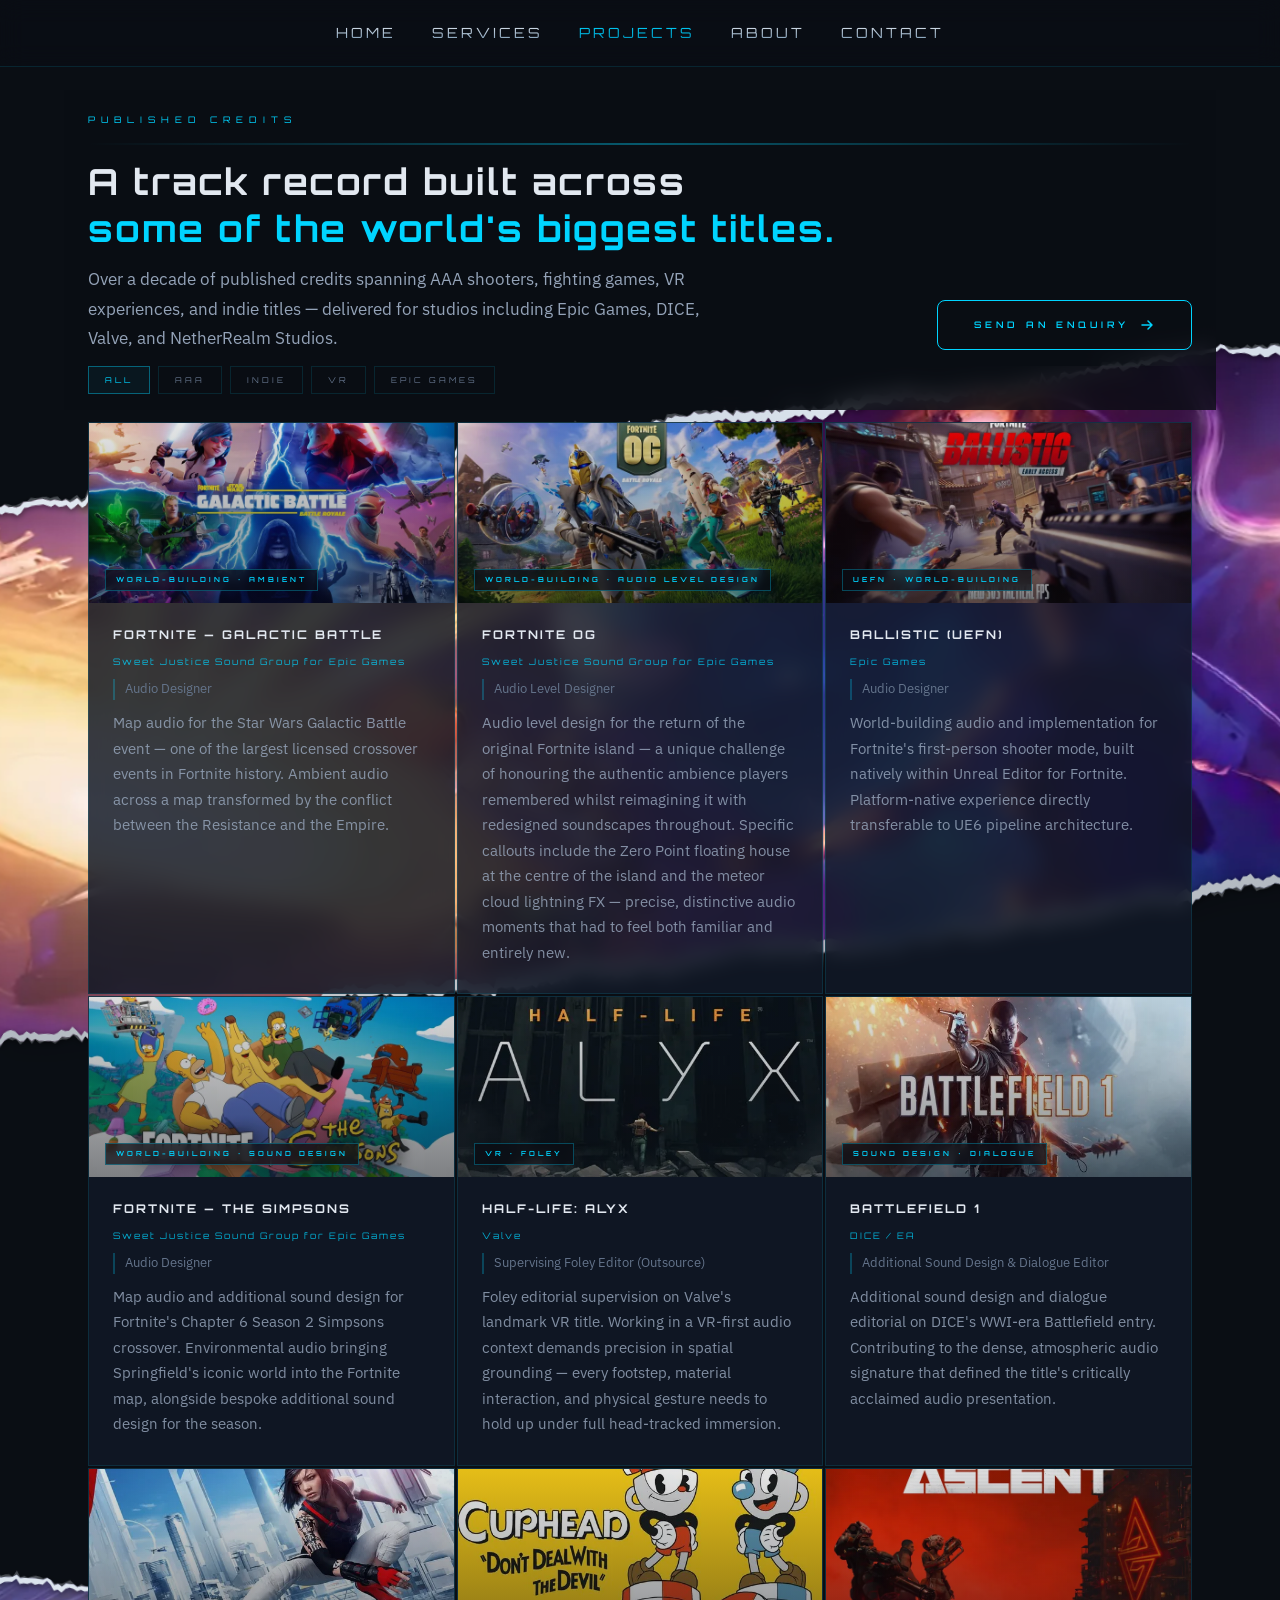
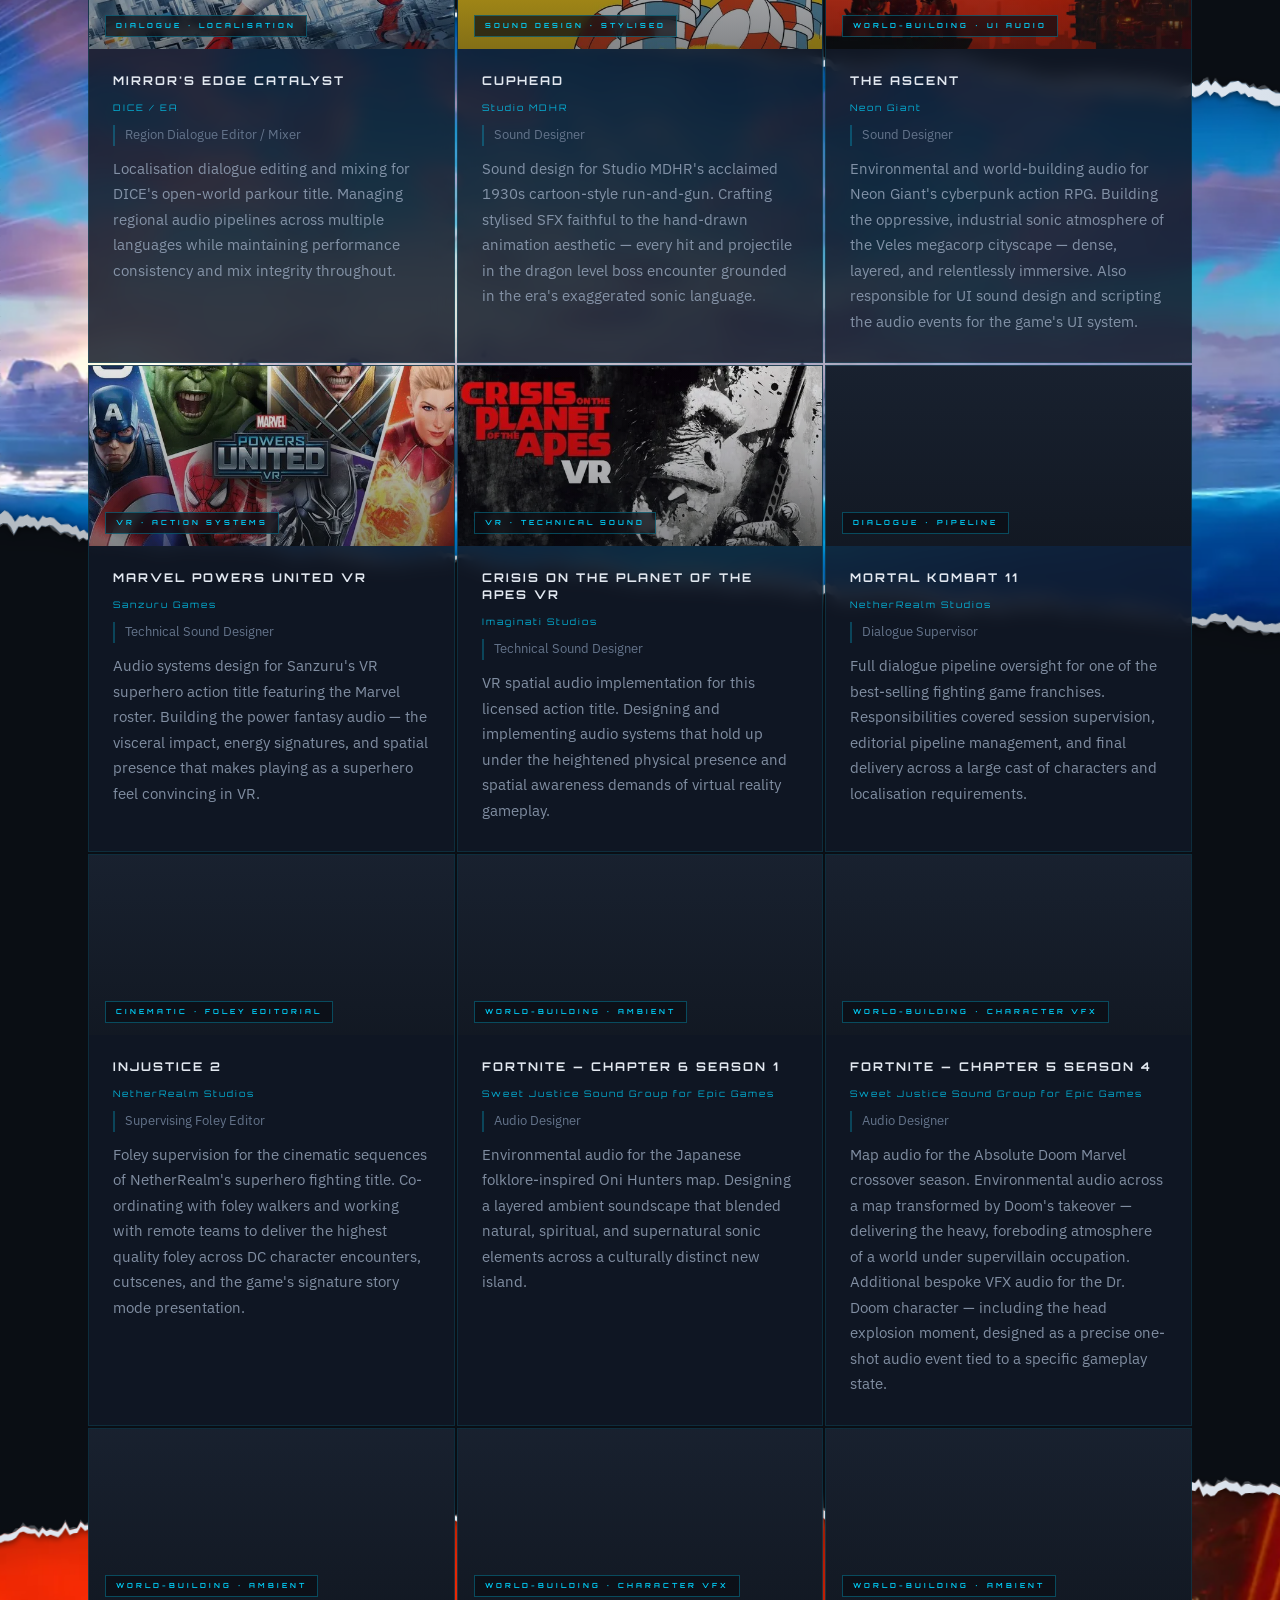
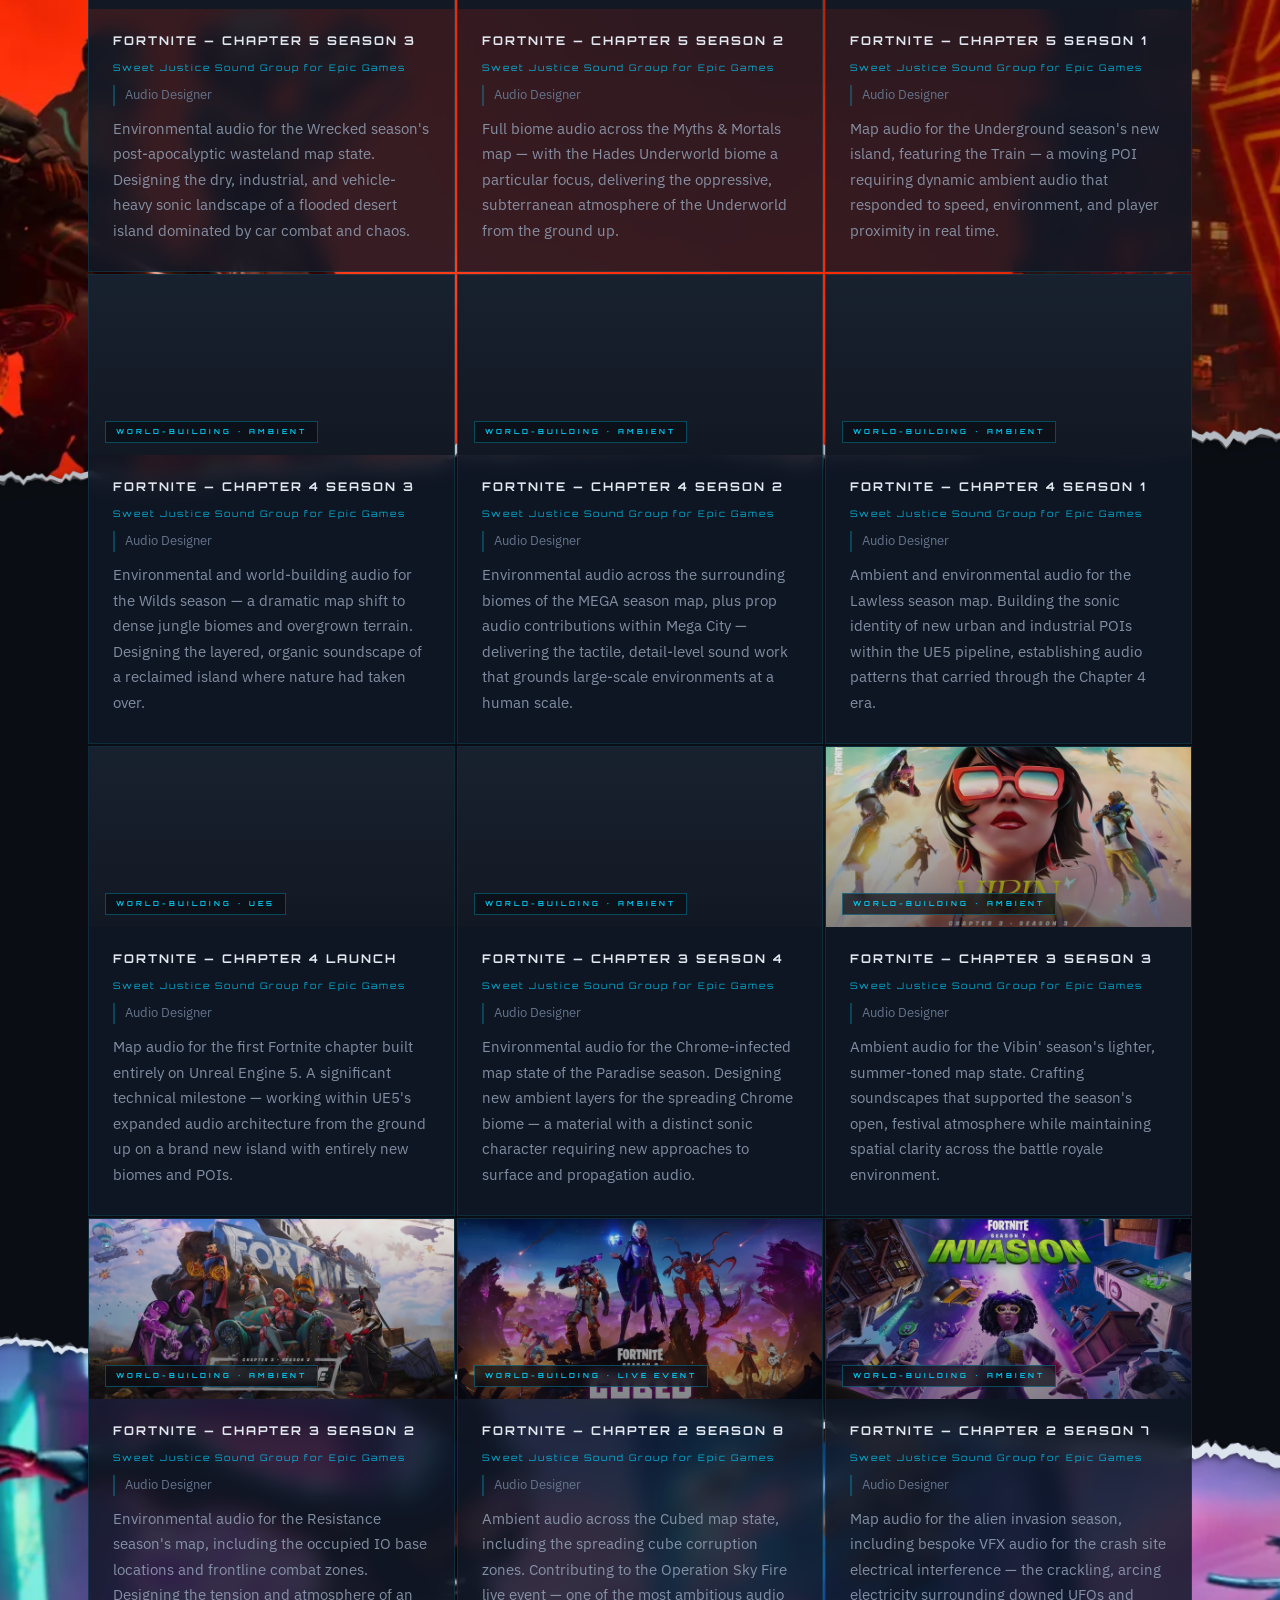
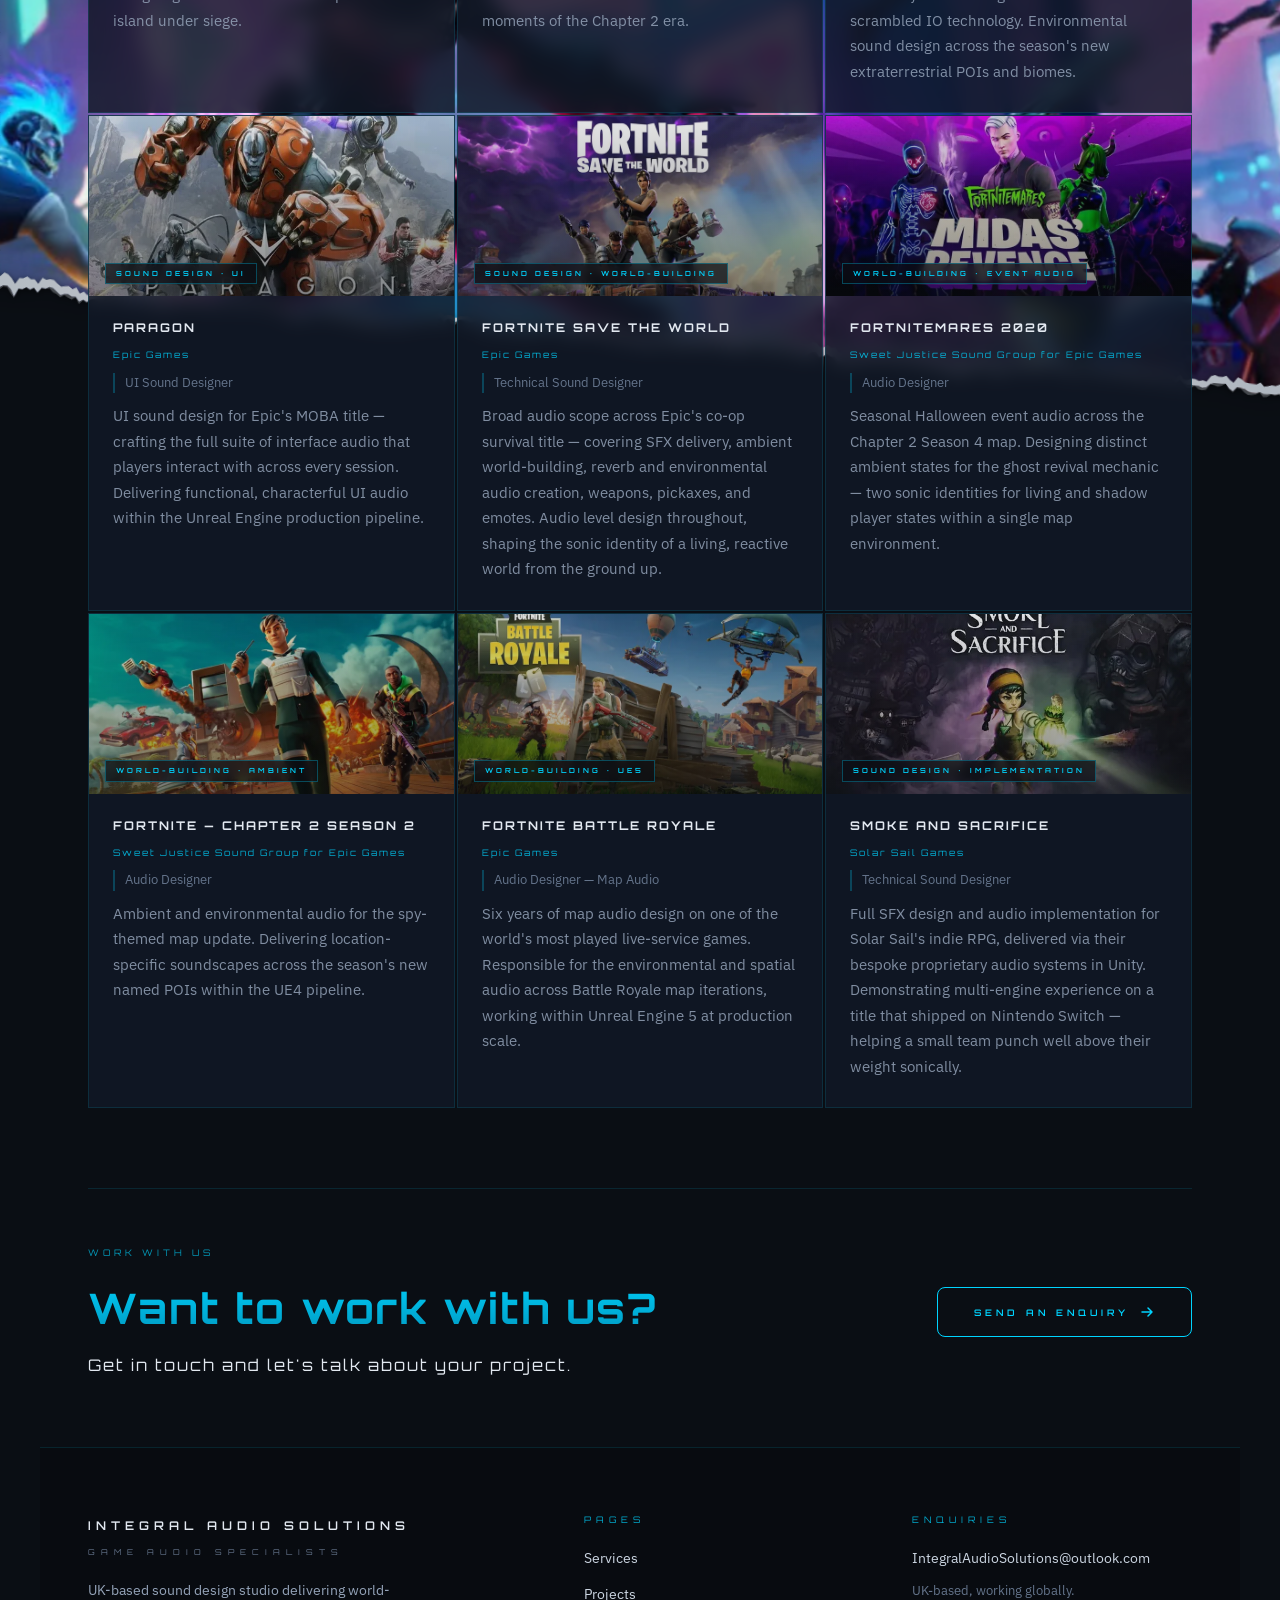
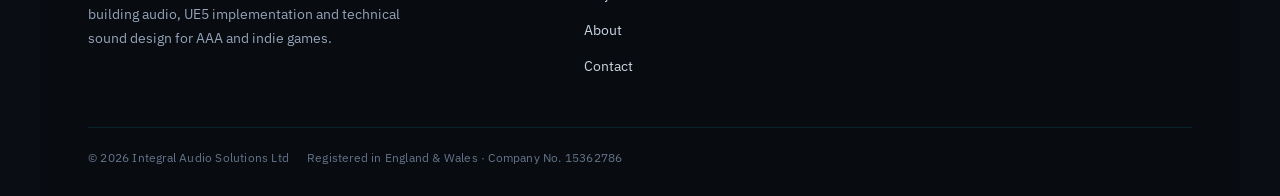
<file: pages/projects.html>
<!DOCTYPE html>
<html lang="en-GB">
<head>
  <meta charset="UTF-8">
  <!-- Phones: open at 100% (centred, no zooming out past the page edges)
       and allow zooming in up to 2x for reading -->
  <meta name="viewport" content="width=device-width, initial-scale=1.0, minimum-scale=1.0, maximum-scale=2.0">

  <!-- Scroll fade-ins: switch on early (before the page draws) so items
       start hidden instead of flashing visible then disappearing.
       Skipped entirely for visitors who ask their device for reduced motion. -->
  <script>
    if (!window.matchMedia('(prefers-reduced-motion: reduce)').matches && 'IntersectionObserver' in window) {
      document.documentElement.classList.add('rv-on');
    }
  </script>
  <!-- ==========================================================
       FAVICON / APP ICONS
       The browser picks the best match it understands from this
       list. The SVG is the master file (stays sharp at any size);
       the two PNGs cover browsers that don't support SVG icons;
       the Apple touch icon is used when the site is saved to an
       iOS home screen. A legacy favicon.ico also sits at the site
       root, which browsers and crawlers request automatically.
       ========================================================== -->
  <link rel="icon" type="image/svg+xml" href="../assets/images/favicon.svg">
  <link rel="icon" type="image/png" sizes="32x32" href="../assets/images/favicon-32x32.png">
  <link rel="icon" type="image/png" sizes="16x16" href="../assets/images/favicon-16x16.png">
  <link rel="apple-touch-icon" sizes="180x180" href="../assets/images/apple-touch-icon.png">
  <link rel="manifest" href="../site.webmanifest">
  <!-- Tints the browser chrome on mobile to match the site background -->
  <meta name="theme-color" content="#0a0e14">


  <!-- Primary SEO -->
  <title>Game Audio Credits — Fortnite, Battlefield, Mortal Kombat & More | Integral Audio Solutions</title>
  <meta name="description" content="Published sound design credits from Integral Audio Solutions Ltd — including Fortnite Battle Royale (Epic Games), Sweet Justice Sound Group productions, Battlefield 1, Mortal Kombat 11, Cuphead and more.">
  <link rel="canonical" href="https://www.integralaudiosolutions.co.uk/pages/projects.html">

  <!-- Open Graph — controls how the site looks when shared on LinkedIn, Slack, Discord -->
  <meta property="og:type" content="website">
  <meta property="og:url" content="https://www.integralaudiosolutions.co.uk/pages/projects.html">
  <meta property="og:title" content="Game Audio Credits | Integral Audio Solutions Ltd">
  <meta property="og:description" content="AAA and indie sound design credits — Fortnite, Battlefield 1, Mortal Kombat 11, Cuphead, and Sweet Justice Sound Group collaborations.">
  <meta property="og:site_name" content="Integral Audio Solutions Ltd">

  <!-- Open connections to Google Fonts early so the fonts arrive sooner -->
  <link rel="preconnect" href="https://fonts.googleapis.com">
  <link rel="preconnect" href="https://fonts.gstatic.com" crossorigin>
  <link href="https://fonts.googleapis.com/css2?family=Orbitron:wght@400;600;700&family=IBM+Plex+Sans:wght@400;500;600&display=swap" rel="stylesheet">

  <style>
    *, *::before, *::after { box-sizing: border-box; margin: 0; padding: 0; }

    :root {
      --bg:       #0a0e14;
      --surface:  #111827;
      --surface-2:#1a2332;
      --cyan:     #00d4ff;
      --violet:   #7c3aed;
      --text:     #e2e8f0;
      --muted:    #64748b;
      --border:   rgba(0,212,255,0.12);
      --font:     'Orbitron','Courier New',monospace;
    }

    html { scroll-behavior: smooth; }

    body {
      background: var(--bg);
      color: var(--text);
      font-family: var(--font);
      font-size: 15px;
      line-height: 1.7;
      overflow-x: hidden;
      min-height: 100vh;
    }

    /* ── NAV ─────────────────────────────────────────────────── */
    nav {
      position: fixed;
      top: 0; left: 0; right: 0;
      z-index: 100;
      display: flex;
      align-items: center;
      justify-content: center;
      padding: 20px 48px;
      background: rgba(10,14,20,0.85);
      backdrop-filter: blur(12px);
      -webkit-backdrop-filter: blur(12px);
      border-bottom: 1px solid var(--border);
    }

    .nav-links {
      display: flex;
      gap: 36px;
      list-style: none;
    }

    .nav-links a {
      font-family: var(--font);
      font-size: 14px;
      font-weight: 400;
      letter-spacing: 3px;
      text-decoration: none;
      text-transform: uppercase;
      background: linear-gradient(180deg, #e2e8f0 0%, #7a9ab5 100%);
      -webkit-background-clip: text;
      -webkit-text-fill-color: transparent;
      background-clip: text;
    }
    .nav-links a:hover,
    .nav-links a.active {
      background: linear-gradient(180deg, #00d4ff 0%, #0090b8 100%);
      -webkit-background-clip: text;
      -webkit-text-fill-color: transparent;
      background-clip: text;
    }

    /* ── HAMBURGER BUTTON ────────────────────────────────── */
    .nav-burger {
      display: none;
      flex-direction: column;
      justify-content: center;
      align-items: center;
      gap: 5px;
      width: 40px;
      height: 40px;
      background: transparent;
      border: 1px solid var(--border);
      cursor: pointer;
      padding: 8px;
      flex-shrink: 0;
    }
    .nav-burger span {
      display: block;
      width: 22px;
      height: 2px;
      background: var(--cyan);
      transition: transform 0.3s, opacity 0.3s;
    }
    .nav-burger.open span:nth-child(1) { transform: translateY(7px) rotate(45deg); }
    .nav-burger.open span:nth-child(2) { opacity: 0; }
    .nav-burger.open span:nth-child(3) { transform: translateY(-7px) rotate(-45deg); }

    /* ── MOBILE NAV OVERLAY ──────────────────────────────── */
    .nav-overlay {
      display: none;
      position: fixed;
      inset: 0;
      z-index: 200;
      background: rgba(10,14,20,0.97);
      backdrop-filter: blur(16px);
      -webkit-backdrop-filter: blur(16px);
      flex-direction: column;
      align-items: center;
      justify-content: center;
      gap: 0;
    }
    .nav-overlay.open { display: flex; }

    .nav-overlay ul {
      list-style: none;
      display: flex;
      flex-direction: column;
      align-items: center;
      gap: 0;
      width: 100%;
    }
    .nav-overlay ul li {
      width: 100%;
      text-align: center;
      border-bottom: 1px solid var(--border);
    }
    .nav-overlay ul li:first-child { border-top: 1px solid var(--border); }

    .nav-overlay ul a {
      display: block;
      padding: 22px 24px;
      font-family: var(--font);
      font-size: 11px;
      font-weight: 400;
      letter-spacing: 4px;
      text-transform: uppercase;
      text-decoration: none;
      background: linear-gradient(180deg, #e2e8f0 0%, #7a9ab5 100%);
      -webkit-background-clip: text;
      -webkit-text-fill-color: transparent;
      background-clip: text;
    }
    .nav-overlay ul a:hover,
    .nav-overlay ul a.active {
      background: linear-gradient(180deg, #00d4ff 0%, #0090b8 100%);
      -webkit-background-clip: text;
      -webkit-text-fill-color: transparent;
      background-clip: text;
    }

    .nav-overlay-close {
      position: absolute;
      top: 16px;
      right: 20px;
      background: transparent;
      border: none;
      cursor: pointer;
      font-family: var(--font);
      font-size: 18px;
      color: var(--cyan);
      line-height: 1;
      padding: 8px;
    }

    @media (max-width: 700px) {
      nav { justify-content: flex-end; padding: 14px 20px; }
      .nav-links { display: none; }
      .nav-burger { display: flex; }
    }

    /* ── PAGE LAYOUT ─────────────────────────────────────────── */
    .page-wrap {
      max-width: 1200px;
      margin: 0 auto;
      padding: 90px 48px 12px;
    }

    /* ── PAGE HEADER ─────────────────────────────────────────── */
    .page-header {
      margin-bottom: 12px;
    }

    .page-label {
      font-size: 9px;
      font-weight: 400;
      letter-spacing: 6px;
      color: var(--cyan);
      text-transform: uppercase;
      opacity: 0.7;
      margin-bottom: 16px;
    }

    .page-title {
      font-size: clamp(22px, 3vw, 36px);
      font-weight: 700;
      letter-spacing: 2px;
      color: var(--text);
      line-height: 1.3;
      margin-bottom: 12px;
    }

    .page-title span { color: var(--cyan); }

    .page-divider {
      width: 100%;
      height: 2px;
      background: linear-gradient(90deg, transparent 0%, var(--cyan) 50%, transparent 100%);
      opacity: 0.38;
      margin-bottom: 14px;
    }

    .page-intro {
      font-size: 11px;
      letter-spacing: 1px;
      color: var(--muted);
      line-height: 2.2;
      max-width: 640px;
    }

    /* ── FILTER TABS ─────────────────────────────────────────── */
    .filter-row {
      display: flex;
      gap: 8px;
      flex-wrap: wrap;
      margin-bottom: 12px;
    }

    .filter-btn {
      font-family: var(--font);
      font-size: 8px;
      font-weight: 400;
      letter-spacing: 3px;
      color: var(--muted);
      text-transform: uppercase;
      border: 1px solid var(--border);
      background: transparent;
      padding: 8px 16px;
      cursor: pointer;
      transition: border-color 0.2s, color 0.2s, background 0.2s;
    }

    .filter-btn:hover,
    .filter-btn.active {
      border-color: rgba(0,212,255,0.4);
      color: var(--cyan);
      background: rgba(0,212,255,0.05);
    }

    /* ── PROJECTS GRID ───────────────────────────────────────── */
    .projects-grid {
      display: grid;
      grid-template-columns: repeat(3, 1fr);
      gap: 2px;
    }

    .project-card {
      background: var(--surface);
      border: 1px solid var(--border);
      display: flex;
      flex-direction: column;
      transition: border-color 0.25s, background 0.25s;
      position: relative;
      overflow: hidden;
    }

    .project-card:hover {
      border-color: rgba(0,212,255,0.35);
      background: var(--surface-2);
    }

    .project-card::before {
      content: '';
      position: absolute;
      top: 0; left: 0; right: 0;
      height: 2px;
      background: linear-gradient(90deg, var(--cyan), var(--violet));
      opacity: 0;
      transition: opacity 0.25s;
    }
    .project-card:hover::before { opacity: 1; }

    /* Image area */
    .project-img {
      width: 100%;
      height: 180px;
      background-size: cover;
      background-position: center;
      background-color: var(--surface-2);
      flex-shrink: 0;
      position: relative;
    }

    /* Dark scrim over image */
    .project-img::after {
      content: '';
      position: absolute;
      inset: 0;
      background: linear-gradient(to bottom,
        rgba(10,14,20,0.1) 0%,
        rgba(10,14,20,0.5) 100%);
    }

    /* Tag overlaid on image */
    .project-type {
      position: absolute;
      bottom: 12px;
      left: 16px;
      z-index: 1;
      font-size: 7px;
      font-weight: 600;
      letter-spacing: 3px;
      color: var(--cyan);
      text-transform: uppercase;
      border: 1px solid rgba(0,212,255,0.3);
      background: rgba(10,14,20,0.7);
      padding: 4px 10px;
      backdrop-filter: blur(4px);
    }

    /* Text area */
    .project-body {
      padding: 24px 24px 28px;
      display: flex;
      flex-direction: column;
      gap: 10px;
      flex: 1;
    }

    .project-title {
      font-size: 12px;
      font-weight: 700;
      letter-spacing: 2px;
      color: var(--text);
      text-transform: uppercase;
      line-height: 1.4;
    }

    .project-studio {
      font-size: 9px;
      font-weight: 400;
      letter-spacing: 2px;
      color: var(--cyan);
      opacity: 0.8;
    }

    .project-role {
      font-size: 9px;
      letter-spacing: 1.5px;
      color: var(--muted);
      border-left: 2px solid rgba(0,212,255,0.25);
      padding-left: 10px;
      line-height: 1.6;
    }

    .project-desc {
      font-size: 9px;
      letter-spacing: 0.8px;
      color: var(--muted);
      line-height: 2;
      opacity: 0.85;
    }

    /* ── PAGE HEADER TWO-COLUMN ──────────────────────────────── */
    .page-header-inner {
      display: flex;
      align-items: flex-end;
      justify-content: space-between;
      gap: 40px;
    }
    .page-header-left { flex: 1; }
    .page-header-right {
      flex-shrink: 0;
      padding-bottom: 4px;
    }

    /* ── CTA BAND ────────────────────────────────────────────── */
    .cta-band {
      background: transparent;
      border: none;
      padding: 56px 0;
      display: flex;
      align-items: center;
      justify-content: space-between;
      gap: 40px;
      margin-top: 80px;
      border-top: 1px solid var(--border);
    }

    .cta-label {
      font-size: 9px;
      letter-spacing: 4px;
      color: var(--cyan);
      text-transform: uppercase;
      opacity: 0.7;
      margin-bottom: 12px;
    }

    .cta-title {
      font-size: clamp(28px, 3.5vw, 42px);
      font-weight: 700;
      letter-spacing: 2px;
      background: linear-gradient(180deg, #00d4ff 0%, #0090b8 100%);
      -webkit-background-clip: text;
      -webkit-text-fill-color: transparent;
      background-clip: text;
    }

    .cta-subtitle {
      font-size: clamp(12px, 1.5vw, 16px);
      font-weight: 400;
      letter-spacing: 2px;
      color: var(--text);
      margin-top: 8px;
    }

    .btn-cta {
      flex-shrink: 0;
      display: inline-flex;
      align-items: center;
      gap: 10px;
      padding: 16px 36px;
      border: 1px solid var(--cyan);
      border-radius: 8px;
      background: transparent;
      color: var(--cyan);
      font-family: var(--font);
      font-size: 9px;
      font-weight: 600;
      letter-spacing: 4px;
      text-transform: uppercase;
      text-decoration: none;
      transition: background 0.25s, color 0.25s;
    }
    .btn-cta:hover { background: var(--cyan); color: var(--bg); }
    .btn-cta svg { transition: transform 0.25s; }
    .btn-cta:hover svg { transform: translateX(4px); }

    /* ── FOOTER ──────────────────────────────────────────────── */
    footer {
      padding: 40px 48px;
      display: flex;
      align-items: center;
      justify-content: space-between;
      border-top: 1px solid var(--border);
      max-width: 1200px;
      margin: 0 auto;
    }

    .footer-name {
      font-size: 9px;
      font-weight: 600;
      letter-spacing: 4px;
      color: var(--muted);
    }

    .footer-copy {
      font-size: 8px;
      letter-spacing: 2px;
      color: var(--muted);
      opacity: 0.5;
    }

    /* ── RESPONSIVE ──────────────────────────────────────────── */
    @media (max-width: 768px) {
      /* Keep 2 columns — switch min size so cards fit without overflow */
      .projects-grid { grid-template-columns: repeat(2, 1fr); }
      .cta-band { flex-direction: column; align-items: flex-start; }
      .page-header-inner { flex-direction: column; align-items: flex-start; gap: 24px; }

      /* Show full key art — contain instead of cover so nothing is cut off */
      .project-img {
        height: 120px;
        background-size: contain;
        background-repeat: no-repeat;
        background-color: #0d1520;
      }

      /* Tighter text to fit narrow 2-col cards */
      .project-body  { padding: 12px 10px 14px; gap: 6px; }
      .project-title { font-size: 9px; }
      .project-studio { font-size: 7px; }
      .project-role  { font-size: 7px; }
      .project-desc  { font-size: 7px; line-height: 1.8; }
      .project-type  { font-size: 6px; letter-spacing: 2px; padding: 3px 7px; bottom: 8px; left: 10px; }
    }

    @media (max-width: 600px) {
      .page-wrap { padding: 80px 12px 64px; }
      footer { flex-direction: column; gap: 12px; text-align: center; padding: 32px 20px; }
    }

    /* =====================================================
       READABLE BODY TEXT — IBM Plex Sans
       Orbitron stays for the logo, headings, labels, buttons
       and navigation. Anything you read as a sentence uses
       IBM Plex Sans instead: no wide letter-spacing, larger
       size, and a lighter grey (#94a3b8) for better contrast
       on the dark background. This block sits at the end of
       the stylesheet so it overrides the older Orbitron rules.
       ===================================================== */
    :root {
      --font-text: 'IBM Plex Sans', system-ui, -apple-system, 'Segoe UI', sans-serif;
      --text-body: #94a3b8;  /* body copy grey — brighter than --muted */
    }

    /* Lead paragraphs — intros at the top of a page */
    .page-intro {
      font-family: var(--font-text);
      font-size: 17px;
      letter-spacing: 0;
      line-height: 1.75;
      color: var(--text-body);
    }

    /* Card and section descriptions */
    .project-desc {
      font-family: var(--font-text);
      font-size: 15px;
      letter-spacing: 0;
      line-height: 1.7;
      color: var(--text-body);
    }

    /* Small supporting text */
    .project-role {
      font-family: var(--font-text);
      font-size: 13px;
      letter-spacing: 0;
      line-height: 1.6;
    }

    /* Bold words inside body text keep the same font, just heavier */
    .page-intro strong, .project-desc strong {
      font-family: var(--font-text);
      font-weight: 600;
      color: var(--text);
    }

    /* Phones — slightly smaller so lines are not too short */
    @media (max-width: 768px) {
      .page-intro { font-size: 16px; }
      .project-desc { font-size: 14.5px; }
    }
    /* Phones — two columns of compact cards. Each card shows the key
       art, title and studio; the role and description stay hidden
       until the card is tapped, when it widens across both columns
       and opens up (tap again to close). Keeps the page short to
       scroll without squeezing the description into a thin strip. */
    @media (max-width: 600px) {
      /* dense: when a card opens to full width, the next card slides up
         to fill the gap it leaves instead of leaving an empty slot */
      .projects-grid { grid-template-columns: repeat(2, 1fr); gap: 6px; grid-auto-flow: dense; }
      .project-img   { height: auto; aspect-ratio: 16 / 9; }
      .project-body  { padding: 10px 10px 12px; gap: 5px; }
      .project-title { font-size: 9px; letter-spacing: 1px; }
      .project-studio { font-size: 7px; letter-spacing: 1px; line-height: 1.5; }
      .project-type  { display: none; }   /* too cramped on a half-width card */
      .project-role,
      .project-desc  { display: none; }

      /* tap hint in the corner of each card */
      .project-card { cursor: pointer; }
      .project-body::after {
        content: '+';
        position: absolute;
        right: 8px;
        bottom: 6px;
        font-family: var(--font-display);
        font-size: 12px;
        color: var(--cyan);
        opacity: 0.7;
      }
      .project-body { position: relative; padding-right: 22px; }

      /* opened card: full width, everything showing */
      .project-card.is-open { grid-column: 1 / -1; border-color: rgba(0,212,255,0.35); }
      .project-card.is-open .project-body { padding: 16px 18px 20px; gap: 8px; }
      .project-card.is-open .project-title  { font-size: 12px; letter-spacing: 2px; }
      .project-card.is-open .project-studio { font-size: 9px; letter-spacing: 2px; }
      .project-card.is-open .project-role,
      .project-card.is-open .project-desc   { display: block; }
      .project-card.is-open .project-type   { display: block; font-size: 7px; padding: 4px 9px; bottom: 10px; left: 14px; }
      .project-card.is-open .project-body::after { content: '\2212'; }   /* minus sign */
      .project-card.is-open .project-art { object-fit: cover; }
    }
    /* =====================================================
       FOOTER — company details, page links and enquiries
       Three columns on desktop, stacked on phones.
       The bottom strip carries the legal details a UK
       limited company should show on its website.
       ===================================================== */
    footer.site-footer {
      display: block;
      padding: 64px 48px 28px;
      border-top: 1px solid var(--border);
      background: #080b10;           /* a touch darker than the page */
      text-align: left;
    }

    .footer-inner {
      max-width: 1200px;
      margin: 0 auto;
      display: grid;
      grid-template-columns: 1.6fr 1fr 1fr;
      gap: 48px;
    }

    /* Brand column */
    .footer-brand-name {
      font-family: 'Orbitron', 'Courier New', monospace;
      font-size: 12px;
      font-weight: 600;
      letter-spacing: 5px;
      color: #e2e8f0;
      text-decoration: none;
    }
    .footer-brand-sub {
      font-family: 'Orbitron', 'Courier New', monospace;
      font-size: 8px;
      letter-spacing: 6px;
      color: #64748b;
      margin-top: 8px;
    }
    .footer-blurb {
      font-family: 'IBM Plex Sans', system-ui, sans-serif;
      font-size: 14px;
      line-height: 1.7;
      color: #94a3b8;
      margin-top: 20px;
      max-width: 340px;
    }

    /* Column headings — same style as the section labels */
    .footer-heading {
      font-family: 'Orbitron', 'Courier New', monospace;
      font-size: 9px;
      letter-spacing: 5px;
      color: #00d4ff;
      text-transform: uppercase;
      opacity: 0.8;
      margin-bottom: 18px;
    }

    .footer-links {
      list-style: none;
      display: flex;
      flex-direction: column;
      gap: 10px;
    }

    .footer-links a,
    .footer-email {
      font-family: 'IBM Plex Sans', system-ui, sans-serif;
      font-size: 14px;
      color: #cbd5e1;
      text-decoration: none;
      transition: color 0.2s;
    }
    .footer-links a:hover,
    .footer-email:hover { color: #00d4ff; }

    .footer-email { overflow-wrap: anywhere; }  /* only wraps on very narrow screens */

    .footer-note {
      font-family: 'IBM Plex Sans', system-ui, sans-serif;
      font-size: 13px;
      color: #64748b;
      margin-top: 10px;
      line-height: 1.6;
    }

    /* Legal strip along the bottom */
    .footer-legal {
      max-width: 1200px;
      margin: 48px auto 0;
      padding-top: 20px;
      border-top: 1px solid var(--border);
      font-family: 'IBM Plex Sans', system-ui, sans-serif;
      font-size: 12px;
      color: #64748b;
      letter-spacing: 0.2px;
      display: flex;
      flex-wrap: wrap;
      gap: 6px 18px;
    }

    @media (max-width: 768px) {
      footer.site-footer { padding: 48px 20px 24px; text-align: left; }
      .footer-inner { grid-template-columns: 1fr 1fr; gap: 36px 24px; }
      .footer-brand { grid-column: 1 / -1; }   /* brand spans the full width */
      .footer-inner > div:last-child { grid-column: 1 / -1; } /* enquiries full width so the email fits on one line */
      .footer-legal { flex-direction: column; margin-top: 36px; }
    }
    /* =====================================================
       SCROLL FADE-INS
       Content slides up 14px and fades in as it enters the
       screen over 0.68s — smooth but never sluggish. Items that
       arrive together (e.g. a row of cards) ripple in
       45ms apart, capped so nothing waits long.

       How it works:
       1. A tiny script in <head> adds .rv-on to <html>.
       2. While .rv-on is set, everything in the list below
          starts hidden.
       3. The script at the bottom of the page watches for
          each item entering the screen, adds .rv-anim to
          play the fade, then .rv-done when it finishes.
       If you add a new section, add its class to this list
       AND to REVEAL_TARGETS in the script at the bottom.
       ===================================================== */
    html.rv-on :is(
      .hero-tagline,
      .hero-headline,
      .hero-body,
      .credit-card,
      .section-label,
      .about-copy p,
      .stat,
      .service-card,
      .cta-band > *,
      .page-label,
      .page-title,
      .page-intro,
      .page-header-right,
      .filter-row,
      .stat-item,
      .feature-block,
      .ethos-left,
      .ethos-point,
      .clients-label,
      .client-tag,
      .section-title,
      .process-step,
      .project-card,
      .contact-grid > *,
      .footer-inner > *,
      .footer-legal
    ):not(.rv-anim):not(.rv-done) {
      opacity: 0;
      translate: 0 14px;
    }

    html.rv-on .rv-anim {
      opacity: 1;
      translate: 0 0;
      transition: opacity 0.68s cubic-bezier(0.2, 0.7, 0.2, 1),
                  translate 0.68s cubic-bezier(0.2, 0.7, 0.2, 1);
    }
    /* =====================================================
       PAPER-TEAR PARALLAX BANDS (Projects page)
       Four strips torn through the page behind the project
       cards, each revealing a different piece of key art:
         Tear one   — 7deg,  C5S1 Big Bang,      near the top
         Tear two   — 5deg,  C4S1 key art,       about a quarter down
         Tear three — 2deg,  The Ascent key art (logo trimmed off), halfway
         Tear four  — 5deg,  C4S2 MEGA key art,  near the bottom
       The torn outlines live in ../assets/css/tears.css (tears one to
       three) and ../assets/css/tear-c4s2.css (tear four, shared with
       the home page) so the browser can cache them.
       The art inside each tear moves more slowly than the page
       as you scroll (parallax), so it feels further back.

       Layers inside each .rip-strip (rotated by --rip-angle):
         .rip-hole   — the torn opening; clip-path cuts the ragged
                       outline and the picture sits inside it
         .rip-img    — the picture, rotated back the other way so it
                       stays level; the script moves it via --rip-shift
         .rip-edges  — pale "paper fibre" rims and wisps along the
                       top and bottom, with a soft shadow on the art

       Per-tear settings (see the .rip--one / two / three rules):
         --rip-angle  tilt (negative = higher on the right)
         --rip-rise   tan(angle) — keeps the band tall enough for
                      the tilt. 7deg 0.1228, 5deg 0.0875, 2deg 0.0349
         top          where the tear sits down the grid
       Shared:
         --rip-h      thickness of every tear
         RIP_SPEED    in the script at the bottom (parallax amount)
       The ragged outlines are generated coordinates — ask for them
       to be regenerated if you want a different tear shape.
       ===================================================== */
    .projects-stage { position: relative; }

    .rip {
      --rip-h: clamp(375px, 45vw, 750px);
      position: absolute;
      left: 50%;
      width: 100vw;
      /* tall enough for the tilted strip: rise across the screen + thickness */
      height: calc(var(--rip-rise) * 106vw + var(--rip-h) * 1.01 + 30px);
      transform: translate(-50%, -50%);    /* "top" sets where the tear's centre line sits */
      overflow: hidden;
      pointer-events: none;                 /* purely decorative — clicks pass through */
      z-index: 0;
    }

    .rip-strip {
      position: absolute;
      left: 50%;
      top: 50%;
      width: 106vw;                          /* a little wider than the screen so the ends run off-edge */
      height: var(--rip-h);
      transform: translate(-50%, -50%) rotate(var(--rip-angle));
    }

    .rip-hole {
      position: absolute;
      inset: 0;
      overflow: hidden;
      background: #05070a;
    }

    .rip-img {
      position: absolute;
      left: 50%;
      top: 50%;
      /* only as big as needed to fill the tilted tear plus the parallax
         travel — any bigger and the picture gets enlarged (and softer) */
      width: calc(106vw + var(--rip-h) * 0.2);
      height: calc(var(--rip-rise) * 106vw + var(--rip-h) * 1.05 + 36vh + 20px);
      background-size: cover;
      background-repeat: no-repeat;
      transform: translate(-50%, -50%) rotate(calc(var(--rip-angle) * -1)) translateY(var(--rip-shift, 0px));
      will-change: transform;
    }

    .rip-edges {
      position: absolute;
      inset: 0;
      filter: drop-shadow(0 2px 3px rgba(0, 0, 0, 0.55)) drop-shadow(0 8px 14px rgba(0, 0, 0, 0.35));
    }

    .rip-edge {
      position: absolute;
      inset: 0;
      /* torn paper core: pale and slightly cool */
      background: linear-gradient(90deg, #d9e2ec, #eef3f8 30%, #cfd9e4 55%, #e8eef5 80%, #d4dde8);
    }
    .rip-edge--bottom { filter: brightness(0.82); }   /* lower rim in slight shade */

    /* faint wisps just outside each rim so it reads as torn, not cut */
    .rip-fibre {
      position: absolute;
      inset: 0;
      background: rgba(226, 232, 240, 0.28);
    }

    /* Tear one: 7deg — higher on the right */
    .rip--one { --rip-angle: -7deg; --rip-rise: 0.1228; top: 5%; }
    .rip--one .rip-img       { background-image: url('../assets/images/projects-rip-bigbang.webp'); background-position: center 50%; }

    /* Tear two: 5deg — higher on the left */
    .rip--two { --rip-angle: 5deg; --rip-rise: 0.0875; top: 27%; }
    .rip--two .rip-img       { background-image: url('../assets/images/projects-rip-c4s1.webp'); background-position: center 40%; }

    /* Tear three: 2deg — higher on the right */
    .rip--three { --rip-angle: -2deg; --rip-rise: 0.0349; top: 54%; }
    .rip--three .rip-img       { background-image: url('../assets/images/projects-rip-ascent.webp'); background-position: center 40%; }


    /* Tear four: 5deg — higher on the left (same as tear two), C4S2 MEGA key art */
    .rip--four { --rip-angle: 5deg; --rip-rise: 0.0875; top: 81%; }
    .rip--four .rip-img       { background-image: url('../assets/images/c4s2-mega-keyart.webp'); background-position: center 40%; }

    /* Screens 1400px wide or less (laptops, tablets, phones) load the
       lighter 1440px versions; bigger monitors get the full-size art
       (2560–3200px, AI-upscaled from the originals with Real-ESRGAN). */
    @media (max-width: 1400px) {
      .rip--one   .rip-img { background-image: url('../assets/images/projects-rip-bigbang-1440.webp'); }
      .rip--two   .rip-img { background-image: url('../assets/images/projects-rip-c4s1-1440.webp'); }
      .rip--three .rip-img { background-image: url('../assets/images/projects-rip-ascent-1440.webp'); }
      .rip--four   .rip-img { background-image: url('../assets/images/c4s2-mega-keyart.webp'); } /* no separate 1440 version for C4S2 yet */
    }

    /* The grid sits above the tears. Cards are very slightly
       see-through with a blur, so the tears glow faintly through
       them and show clearly in the margins either side. */
    .projects-grid { position: relative; z-index: 1; }

    /* Keep the page title, intro, enquiry button and filters above
       tear one, which reaches up behind the header */
    .page-header, .filter-row {
      position: relative;
      z-index: 2;
      /* frosted backing (same recipe as the cards) so the title and
         intro stay easy to read where tear one passes behind them */
      background: rgba(10, 14, 20, 0.82);
      -webkit-backdrop-filter: blur(10px);
      backdrop-filter: blur(10px);
    }
    /* the two panels butt together so they read as one block; the
       negative margins keep the text lined up with the grid below */
    .page-header { margin: 0 -24px; padding: 22px 24px 12px; }
    .filter-row  { margin: 0 -24px 12px; padding: 0 24px 16px; }

    @media (max-width: 600px) {
      .page-header { margin: 0 -12px; padding: 16px 12px 12px; }
      .filter-row  { margin: 0 -12px 12px; padding: 0 12px 14px; }
    }

    .project-card {
      background: rgba(17, 24, 39, 0.84);
      -webkit-backdrop-filter: blur(10px);
      backdrop-filter: blur(10px);
    }
    /* Project card art — a real <img> rather than a CSS background, so the
       browser only downloads pictures as they scroll near the screen
       (loading="lazy"). Uses the 800px WebP from assets/images/tiles/,
       about 50 KB each instead of the 200 KB–1 MB originals. */
    .project-art {
      position: absolute;
      inset: 0;
      width: 100%;
      height: 100%;
      object-fit: cover;
      display: block;
    }
    @media (max-width: 768px) {
      .project-art { object-fit: contain; }   /* matches the old "show full key art" rule */
    }

    /* =====================================================
       BACK BUTTON — phones only
       Sits top-left, opposite the ☰ button, and matches it.
       Works like the browser's own back button; if there is
       nothing to go back to (e.g. the page was opened from a
       shared link), it goes to the home page instead.
       Hidden on desktop.
       ===================================================== */
    .nav-back { display: none; }
    @media (max-width: 700px) {
      nav { justify-content: space-between; }
      .nav-back {
        display: flex;
        align-items: center;
        justify-content: center;
        width: 40px;
        height: 40px;
        padding: 0;
        background: transparent;
        border: 1px solid var(--border);
        color: var(--cyan);
        cursor: pointer;
        flex-shrink: 0;
      }
      .nav-back:active { background: rgba(0, 212, 255, 0.08); }
    }
  </style>
  <!-- Torn-paper shapes (large, so kept in a separate cached file) -->
  <link rel="stylesheet" href="../assets/css/tears.css">
  <link rel="stylesheet" href="../assets/css/tear-c4s2.css">
</head>

<body>

  <!-- NAV -->
  <nav>
    <!-- Back button: phones only (hidden on desktop by CSS) -->
    <button class="nav-back" id="nav-back" type="button" aria-label="Go back">
      <svg viewBox="0 0 24 24" width="20" height="20" aria-hidden="true"><path d="M15 5l-7 7 7 7" fill="none" stroke="currentColor" stroke-width="2" stroke-linecap="round" stroke-linejoin="round"/></svg>
    </button>
    <ul class="nav-links">
      <li><a href="../index.html">Home</a></li>
      <li><a href="services.html">Services</a></li>
      <li><a href="projects.html" class="active">Projects</a></li>
      <li><a href="about.html">About</a></li>
      <li><a href="contact.html">Contact</a></li>
    </ul>
    <button class="nav-burger" id="nav-burger" aria-label="Open navigation">
      <span></span><span></span><span></span>
    </button>
  </nav>

  <!-- Mobile nav overlay -->
  <div class="nav-overlay" id="nav-overlay">
    <button class="nav-overlay-close" id="nav-overlay-close" aria-label="Close navigation">&#10005;</button>
    <ul>
      <li><a href="../index.html">Home</a></li>
      <li><a href="services.html">Services</a></li>
      <li><a href="projects.html" class="active">Projects</a></li>
      <li><a href="about.html">About</a></li>
      <li><a href="contact.html">Contact</a></li>
    </ul>
  </div>

  <div class="page-wrap">

    <!-- Header -->
    <div class="page-header">
      <div class="page-label">Published Credits</div>
      <div class="page-divider"></div>
      <div class="page-header-inner">
        <div class="page-header-left">
          <h1 class="page-title">
            A track record built across<br>
            <span>some of the world's biggest titles.</span>
          </h1>
          <p class="page-intro">
            Over a decade of published credits spanning AAA shooters, fighting games,
            VR experiences, and indie titles — delivered for studios including Epic Games,
            DICE, Valve, and NetherRealm Studios.
          </p>
        </div>
        <div class="page-header-right">
          <a href="contact.html" class="btn-cta">
            Send an Enquiry
            <svg width="16" height="16" viewBox="0 0 16 16" fill="none">
              <path d="M3 8h10M9 4l4 4-4 4" stroke="currentColor"
                    stroke-width="1.5" stroke-linecap="round" stroke-linejoin="round"/>
            </svg>
          </a>
        </div>
      </div>
    </div>

    <!-- Filter -->
    <div class="filter-row">
      <button class="filter-btn active" data-filter="all">All</button>
      <button class="filter-btn" data-filter="aaa">AAA</button>
      <button class="filter-btn" data-filter="indie">Indie</button>
      <button class="filter-btn" data-filter="vr">VR</button>
      <button class="filter-btn" data-filter="epic">Epic Games</button>
    </div>

    <!-- Projects -->
    <!-- Stage: holds the tear BEHIND the project cards -->
    <div class="projects-stage">
      <!-- Paper-tear parallax bands — decorative only (see PAPER-TEAR PARALLAX BANDS in the stylesheet) -->
      <!-- Tear one: 7 degrees, C5S1 Big Bang -->
      <div class="rip rip--one" aria-hidden="true">
        <div class="rip-strip">
          <div class="rip-hole"><div class="rip-img"></div></div>
          <div class="rip-edges">
            <div class="rip-fibre rip-fibre--top"></div>
            <div class="rip-fibre rip-fibre--bottom"></div>
            <div class="rip-edge rip-edge--top"></div>
            <div class="rip-edge rip-edge--bottom"></div>
          </div>
        </div>
      </div>
      <!-- Tear two: 5 degrees, C4S1 key art -->
      <div class="rip rip--two" aria-hidden="true">
        <div class="rip-strip">
          <div class="rip-hole"><div class="rip-img"></div></div>
          <div class="rip-edges">
            <div class="rip-fibre rip-fibre--top"></div>
            <div class="rip-fibre rip-fibre--bottom"></div>
            <div class="rip-edge rip-edge--top"></div>
            <div class="rip-edge rip-edge--bottom"></div>
          </div>
        </div>
      </div>
      <!-- Tear three: 2 degrees, The Ascent key art -->
      <div class="rip rip--three" aria-hidden="true">
        <div class="rip-strip">
          <div class="rip-hole"><div class="rip-img"></div></div>
          <div class="rip-edges">
            <div class="rip-fibre rip-fibre--top"></div>
            <div class="rip-fibre rip-fibre--bottom"></div>
            <div class="rip-edge rip-edge--top"></div>
            <div class="rip-edge rip-edge--bottom"></div>
          </div>
        </div>
      </div>

      <!-- Tear four — C4S2 MEGA key art, matching tear two angle -->
      <div class="rip rip--four" aria-hidden="true">
        <div class="rip-strip">
          <div class="rip-hole"><div class="rip-img"></div></div>
          <div class="rip-edges">
            <div class="rip-fibre rip-fibre--top"></div>
            <div class="rip-fibre rip-fibre--bottom"></div>
            <div class="rip-edge rip-edge--top"></div>
            <div class="rip-edge rip-edge--bottom"></div>
          </div>
        </div>
      </div>

    <div class="projects-grid" id="projects-grid">


      <div class="project-card" data-tags="aaa epic">
        <div class="project-img">
          <img class="project-art" src="../assets/images/tiles/c6-galactic-battle-keyart.webp" alt="" loading="lazy" decoding="async">
          <div class="project-type">World-Building · Ambient</div>
        </div>
        <div class="project-body">
          <div class="project-title">Fortnite — Galactic Battle</div>
          <div class="project-studio">Sweet Justice Sound Group for Epic Games</div>
          <div class="project-role">Audio Designer</div>
          <p class="project-desc">
            Map audio for the Star Wars Galactic Battle event — one of
            the largest licensed crossover events in Fortnite history.
            Ambient audio across a map transformed by the conflict between
            the Resistance and the Empire.
          </p>
        </div>
      </div>

      <!-- ======================================================
           OTHER PUBLISHED CREDITS
           ====================================================== -->

      <div class="project-card" data-tags="aaa epic">
        <div class="project-img">
          <img class="project-art" src="../assets/images/tiles/c4s5-fortnite-og-keyart.webp" alt="" loading="lazy" decoding="async">
          <div class="project-type">World-Building · Audio Level Design</div>
        </div>
        <div class="project-body">
          <div class="project-title">Fortnite OG</div>
          <div class="project-studio">Sweet Justice Sound Group for Epic Games</div>
          <div class="project-role">Audio Level Designer</div>
          <p class="project-desc">
            Audio level design for the return of the original Fortnite
            island — a unique challenge of honouring the authentic
            ambience players remembered whilst reimagining it with
            redesigned soundscapes throughout. Specific callouts include
            the Zero Point floating house at the centre of the island
            and the meteor cloud lightning FX — precise, distinctive
            audio moments that had to feel both familiar and entirely new.
          </p>
        </div>
      </div>
      <div class="project-card" data-tags="aaa epic">
        <div class="project-img">
          <img class="project-art" src="../assets/images/tiles/ballistic-keyart.webp" alt="" loading="lazy" decoding="async">
          <div class="project-type">UEFN · World-Building</div>
        </div>
        <div class="project-body">
          <div class="project-title">Ballistic (UEFN)</div>
          <div class="project-studio">Epic Games</div>
          <div class="project-role">Audio Designer</div>
          <p class="project-desc">
            World-building audio and implementation for Fortnite's
            first-person shooter mode, built natively within Unreal
            Editor for Fortnite. Platform-native experience directly
            transferable to UE6 pipeline architecture.
          </p>
        </div>
      </div>

      <div class="project-card" data-tags="aaa epic">
        <div class="project-img">
          <img class="project-art" src="../assets/images/tiles/c6s2-simpsons-season-keyart.webp" alt="" loading="lazy" decoding="async">
          <div class="project-type">World-Building · Sound Design</div>
        </div>
        <div class="project-body">
          <div class="project-title">Fortnite — The Simpsons</div>
          <div class="project-studio">Sweet Justice Sound Group for Epic Games</div>
          <div class="project-role">Audio Designer</div>
          <p class="project-desc">
            Map audio and additional sound design for Fortnite's Chapter 6
            Season 2 Simpsons crossover. Environmental audio bringing
            Springfield's iconic world into the Fortnite map, alongside
            bespoke additional sound design for the season.
          </p>
        </div>
      </div>

      <div class="project-card" data-tags="aaa vr">
        <div class="project-img">
          <img class="project-art" src="../assets/images/tiles/alyx-keyart.webp" alt="" loading="lazy" decoding="async">
          <div class="project-type">VR · Foley</div>
        </div>
        <div class="project-body">
          <div class="project-title">Half-Life: Alyx</div>
          <div class="project-studio">Valve</div>
          <div class="project-role">Supervising Foley Editor (Outsource)</div>
          <p class="project-desc">
            Foley editorial supervision on Valve's landmark VR title.
            Working in a VR-first audio context demands precision in
            spatial grounding — every footstep, material interaction,
            and physical gesture needs to hold up under full head-tracked
            immersion.
          </p>
        </div>
      </div>

      <div class="project-card" data-tags="aaa">
        <div class="project-img">
          <img class="project-art" src="../assets/images/tiles/bf1-keyart.webp" alt="" loading="lazy" decoding="async">
          <div class="project-type">Sound Design · Dialogue</div>
        </div>
        <div class="project-body">
          <div class="project-title">Battlefield 1</div>
          <div class="project-studio">DICE / EA</div>
          <div class="project-role">Additional Sound Design &amp; Dialogue Editor</div>
          <p class="project-desc">
            Additional sound design and dialogue editorial on DICE's
            WWI-era Battlefield entry. Contributing to the dense,
            atmospheric audio signature that defined the title's
            critically acclaimed audio presentation.
          </p>
        </div>
      </div>

      <div class="project-card" data-tags="aaa">
        <div class="project-img">
          <img class="project-art" src="../assets/images/tiles/mirrorsedge-keyart.webp" alt="" loading="lazy" decoding="async">
          <div class="project-type">Dialogue · Localisation</div>
        </div>
        <div class="project-body">
          <div class="project-title">Mirror's Edge Catalyst</div>
          <div class="project-studio">DICE / EA</div>
          <div class="project-role">Region Dialogue Editor / Mixer</div>
          <p class="project-desc">
            Localisation dialogue editing and mixing for DICE's
            open-world parkour title. Managing regional audio pipelines
            across multiple languages while maintaining performance
            consistency and mix integrity throughout.
          </p>
        </div>
      </div>

      <div class="project-card" data-tags="indie">
        <div class="project-img">
          <img class="project-art" src="../assets/images/tiles/cuphead-keyart.webp" alt="" loading="lazy" decoding="async">
          <div class="project-type">Sound Design · Stylised</div>
        </div>
        <div class="project-body">
          <div class="project-title">Cuphead</div>
          <div class="project-studio">Studio MDHR</div>
          <div class="project-role">Sound Designer</div>
          <p class="project-desc">
            Sound design for Studio MDHR's acclaimed 1930s
            cartoon-style run-and-gun. Crafting stylised SFX
            faithful to the hand-drawn animation aesthetic —
            every hit and projectile in the dragon level boss
            encounter grounded in the era's exaggerated sonic language.
          </p>
        </div>
      </div>

      <div class="project-card" data-tags="aaa indie">
        <div class="project-img">
          <img class="project-art" src="../assets/images/tiles/ascent-keyart.webp" alt="" loading="lazy" decoding="async">
          <div class="project-type">World-Building · UI Audio</div>
        </div>
        <div class="project-body">
          <div class="project-title">The Ascent</div>
          <div class="project-studio">Neon Giant</div>
          <div class="project-role">Sound Designer</div>
          <p class="project-desc">
            Environmental and world-building audio for Neon Giant's
            cyberpunk action RPG. Building the oppressive, industrial
            sonic atmosphere of the Veles megacorp cityscape —
            dense, layered, and relentlessly immersive. Also responsible
            for UI sound design and scripting the audio events for
            the game's UI system.
          </p>
        </div>
      </div>

      <div class="project-card" data-tags="vr">
        <div class="project-img">
          <img class="project-art" src="../assets/images/tiles/marvel-keyart.webp" alt="" loading="lazy" decoding="async">
          <div class="project-type">VR · Action Systems</div>
        </div>
        <div class="project-body">
          <div class="project-title">Marvel Powers United VR</div>
          <div class="project-studio">Sanzuru Games</div>
          <div class="project-role">Technical Sound Designer</div>
          <p class="project-desc">
            Audio systems design for Sanzuru's VR superhero action
            title featuring the Marvel roster. Building the
            power fantasy audio — the visceral impact, energy
            signatures, and spatial presence that makes playing
            as a superhero feel convincing in VR.
          </p>
        </div>
      </div>

      <div class="project-card" data-tags="vr">
        <div class="project-img">
          <img class="project-art" src="../assets/images/tiles/apes-keyart.webp" alt="" loading="lazy" decoding="async">
          <div class="project-type">VR · Technical Sound</div>
        </div>
        <div class="project-body">
          <div class="project-title">Crisis on the Planet of the Apes VR</div>
          <div class="project-studio">Imaginati Studios</div>
          <div class="project-role">Technical Sound Designer</div>
          <p class="project-desc">
            VR spatial audio implementation for this licensed action
            title. Designing and implementing audio systems that hold
            up under the heightened physical presence and spatial
            awareness demands of virtual reality gameplay.
          </p>
        </div>
      </div>

      <div class="project-card" data-tags="aaa">
        <div class="project-img">
          <img class="project-art" src="../assets/images/tiles/mortal-kombat-11-keyart.webp" alt="" loading="lazy" decoding="async">
          <div class="project-type">Dialogue · Pipeline</div>
        </div>
        <div class="project-body">
          <div class="project-title">Mortal Kombat 11</div>
          <div class="project-studio">NetherRealm Studios</div>
          <div class="project-role">Dialogue Supervisor</div>
          <p class="project-desc">
            Full dialogue pipeline oversight for one of the best-selling
            fighting game franchises. Responsibilities covered session
            supervision, editorial pipeline management, and final delivery
            across a large cast of characters and localisation requirements.
          </p>
        </div>
      </div>

      <div class="project-card" data-tags="aaa">
        <div class="project-img">
          <img class="project-art" src="../assets/images/tiles/injustice2-keyart.webp" alt="" loading="lazy" decoding="async">
          <div class="project-type">Cinematic · Foley Editorial</div>
        </div>
        <div class="project-body">
          <div class="project-title">Injustice 2</div>
          <div class="project-studio">NetherRealm Studios</div>
          <div class="project-role">Supervising Foley Editor</div>
          <p class="project-desc">
            Foley supervision for the cinematic sequences of NetherRealm's
            superhero fighting title. Co-ordinating with foley walkers and
            working with remote teams to deliver the highest quality foley
            across DC character encounters, cutscenes, and the game's
            signature story mode presentation.
          </p>
        </div>
      </div>

      <div class="project-card" data-tags="aaa epic">
        <div class="project-img">
          <img class="project-art" src="../assets/images/tiles/c6s1-oni-hunters-keyart.webp" alt="" loading="lazy" decoding="async">
          <div class="project-type">World-Building · Ambient</div>
        </div>
        <div class="project-body">
          <div class="project-title">Fortnite — Chapter 6 Season 1</div>
          <div class="project-studio">Sweet Justice Sound Group for Epic Games</div>
          <div class="project-role">Audio Designer</div>
          <p class="project-desc">
            Environmental audio for the Japanese folklore-inspired Oni
            Hunters map. Designing a layered ambient soundscape that
            blended natural, spiritual, and supernatural sonic elements
            across a culturally distinct new island.
          </p>
        </div>
      </div>

      <div class="project-card" data-tags="aaa epic">
        <div class="project-img">
          <img class="project-art" src="../assets/images/tiles/c5s4-absolute-doom-keyart.webp" alt="" loading="lazy" decoding="async">
          <div class="project-type">World-Building · Character VFX</div>
        </div>
        <div class="project-body">
          <div class="project-title">Fortnite — Chapter 5 Season 4</div>
          <div class="project-studio">Sweet Justice Sound Group for Epic Games</div>
          <div class="project-role">Audio Designer</div>
          <p class="project-desc">
            Map audio for the Absolute Doom Marvel crossover season.
            Environmental audio across a map transformed by Doom's
            takeover — delivering the heavy, foreboding atmosphere
            of a world under supervillain occupation. Additional bespoke
            VFX audio for the Dr. Doom character — including the
            head explosion moment, designed as a precise one-shot
            audio event tied to a specific gameplay state.
          </p>
        </div>
      </div>

      <div class="project-card" data-tags="aaa epic">
        <div class="project-img">
          <img class="project-art" src="../assets/images/tiles/c5s4-Wrecked-keyart.webp" alt="" loading="lazy" decoding="async">
          <div class="project-type">World-Building · Ambient</div>
        </div>
        <div class="project-body">
          <div class="project-title">Fortnite — Chapter 5 Season 3</div>
          <div class="project-studio">Sweet Justice Sound Group for Epic Games</div>
          <div class="project-role">Audio Designer</div>
          <p class="project-desc">
            Environmental audio for the Wrecked season's post-apocalyptic
            wasteland map state. Designing the dry, industrial, and
            vehicle-heavy sonic landscape of a flooded desert island
            dominated by car combat and chaos.
          </p>
        </div>
      </div>

      <div class="project-card" data-tags="aaa epic">
        <div class="project-img">
          <img class="project-art" src="../assets/images/tiles/c5s2-myths-and-mortals-keyart.webp" alt="" loading="lazy" decoding="async">
          <div class="project-type">World-Building · Character VFX</div>
        </div>
        <div class="project-body">
          <div class="project-title">Fortnite — Chapter 5 Season 2</div>
          <div class="project-studio">Sweet Justice Sound Group for Epic Games</div>
          <div class="project-role">Audio Designer</div>
          <p class="project-desc">
            Full biome audio across the Myths &amp; Mortals map —
            with the Hades Underworld biome a particular focus,
            delivering the oppressive, subterranean atmosphere of
            the Underworld from the ground up.
          </p>
        </div>
      </div>

      <div class="project-card" data-tags="aaa epic">
        <div class="project-img">
          <img class="project-art" src="../assets/images/tiles/c5s1-underground-keyart.webp" alt="" loading="lazy" decoding="async">
          <div class="project-type">World-Building · Ambient</div>
        </div>
        <div class="project-body">
          <div class="project-title">Fortnite — Chapter 5 Season 1</div>
          <div class="project-studio">Sweet Justice Sound Group for Epic Games</div>
          <div class="project-role">Audio Designer</div>
          <p class="project-desc">
            Map audio for the Underground season's new island, featuring
            the Train — a moving POI requiring dynamic ambient audio
            that responded to speed, environment, and player proximity
            in real time.
          </p>
        </div>
      </div>

      <div class="project-card" data-tags="aaa epic">
        <div class="project-img">
          <img class="project-art" src="../assets/images/tiles/c4s3-Wilds-keyart.webp" alt="" loading="lazy" decoding="async">
          <div class="project-type">World-Building · Ambient</div>
        </div>
        <div class="project-body">
          <div class="project-title">Fortnite — Chapter 4 Season 3</div>
          <div class="project-studio">Sweet Justice Sound Group for Epic Games</div>
          <div class="project-role">Audio Designer</div>
          <p class="project-desc">
            Environmental and world-building audio for the Wilds season —
            a dramatic map shift to dense jungle biomes and overgrown
            terrain. Designing the layered, organic soundscape of
            a reclaimed island where nature had taken over.
          </p>
        </div>
      </div>

      <div class="project-card" data-tags="aaa epic">
        <div class="project-img">
          <img class="project-art" src="../assets/images/tiles/c4s2-mega-keyart.webp" alt="" loading="lazy" decoding="async">
          <div class="project-type">World-Building · Ambient</div>
        </div>
        <div class="project-body">
          <div class="project-title">Fortnite — Chapter 4 Season 2</div>
          <div class="project-studio">Sweet Justice Sound Group for Epic Games</div>
          <div class="project-role">Audio Designer</div>
          <p class="project-desc">
            Environmental audio across the surrounding biomes of the
            MEGA season map, plus prop audio contributions within
            Mega City — delivering the tactile, detail-level sound
            work that grounds large-scale environments at a human scale.
          </p>
        </div>
      </div>

      <div class="project-card" data-tags="aaa epic">
        <div class="project-img">
          <img class="project-art" src="../assets/images/tiles/c4s1-lawless-keyart.webp" alt="" loading="lazy" decoding="async">
          <div class="project-type">World-Building · Ambient</div>
        </div>
        <div class="project-body">
          <div class="project-title">Fortnite — Chapter 4 Season 1</div>
          <div class="project-studio">Sweet Justice Sound Group for Epic Games</div>
          <div class="project-role">Audio Designer</div>
          <p class="project-desc">
            Ambient and environmental audio for the Lawless season map.
            Building the sonic identity of new urban and industrial POIs
            within the UE5 pipeline, establishing audio patterns that
            carried through the Chapter 4 era.
          </p>
        </div>
      </div>

      <div class="project-card" data-tags="aaa epic">
        <div class="project-img">
          <img class="project-art" src="../assets/images/tiles/c4s1-chapter4-launch-keyart.webp" alt="" loading="lazy" decoding="async">
          <div class="project-type">World-Building · UE5</div>
        </div>
        <div class="project-body">
          <div class="project-title">Fortnite — Chapter 4 Launch</div>
          <div class="project-studio">Sweet Justice Sound Group for Epic Games</div>
          <div class="project-role">Audio Designer</div>
          <p class="project-desc">
            Map audio for the first Fortnite chapter built entirely on
            Unreal Engine 5. A significant technical milestone — working
            within UE5's expanded audio architecture from the ground up
            on a brand new island with entirely new biomes and POIs.
          </p>
        </div>
      </div>

      <div class="project-card" data-tags="aaa epic">
        <div class="project-img">
          <img class="project-art" src="../assets/images/tiles/c3s4-paradise-keyart.webp" alt="" loading="lazy" decoding="async">
          <div class="project-type">World-Building · Ambient</div>
        </div>
        <div class="project-body">
          <div class="project-title">Fortnite — Chapter 3 Season 4</div>
          <div class="project-studio">Sweet Justice Sound Group for Epic Games</div>
          <div class="project-role">Audio Designer</div>
          <p class="project-desc">
            Environmental audio for the Chrome-infected map state of the
            Paradise season. Designing new ambient layers for the spreading
            Chrome biome — a material with a distinct sonic character
            requiring new approaches to surface and propagation audio.
          </p>
        </div>
      </div>

      <div class="project-card" data-tags="aaa epic">
        <div class="project-img">
          <img class="project-art" src="../assets/images/tiles/c3s3-vibin-keyart.webp" alt="" loading="lazy" decoding="async">
          <div class="project-type">World-Building · Ambient</div>
        </div>
        <div class="project-body">
          <div class="project-title">Fortnite — Chapter 3 Season 3</div>
          <div class="project-studio">Sweet Justice Sound Group for Epic Games</div>
          <div class="project-role">Audio Designer</div>
          <p class="project-desc">
            Ambient audio for the Vibin' season's lighter, summer-toned map
            state. Crafting soundscapes that supported the season's open,
            festival atmosphere while maintaining spatial clarity
            across the battle royale environment.
          </p>
        </div>
      </div>

      <div class="project-card" data-tags="aaa epic">
        <div class="project-img">
          <img class="project-art" src="../assets/images/tiles/c3s2-resistance-keyart.webp" alt="" loading="lazy" decoding="async">
          <div class="project-type">World-Building · Ambient</div>
        </div>
        <div class="project-body">
          <div class="project-title">Fortnite — Chapter 3 Season 2</div>
          <div class="project-studio">Sweet Justice Sound Group for Epic Games</div>
          <div class="project-role">Audio Designer</div>
          <p class="project-desc">
            Environmental audio for the Resistance season's map, including
            the occupied IO base locations and frontline combat zones.
            Designing the tension and atmosphere of an island under siege.
          </p>
        </div>
      </div>

      <div class="project-card" data-tags="aaa epic">
        <div class="project-img">
          <img class="project-art" src="../assets/images/tiles/c2s8-cubed-keyart.webp" alt="" loading="lazy" decoding="async">
          <div class="project-type">World-Building · Live Event</div>
        </div>
        <div class="project-body">
          <div class="project-title">Fortnite — Chapter 2 Season 8</div>
          <div class="project-studio">Sweet Justice Sound Group for Epic Games</div>
          <div class="project-role">Audio Designer</div>
          <p class="project-desc">
            Ambient audio across the Cubed map state, including the spreading
            cube corruption zones. Contributing to the Operation Sky Fire
            live event — one of the most ambitious audio moments of the
            Chapter 2 era.
          </p>
        </div>
      </div>

      <div class="project-card" data-tags="aaa epic">
        <div class="project-img">
          <img class="project-art" src="../assets/images/tiles/c2s7-invasion-keyart.webp" alt="" loading="lazy" decoding="async">
          <div class="project-type">World-Building · Ambient</div>
        </div>
        <div class="project-body">
          <div class="project-title">Fortnite — Chapter 2 Season 7</div>
          <div class="project-studio">Sweet Justice Sound Group for Epic Games</div>
          <div class="project-role">Audio Designer</div>
          <p class="project-desc">
            Map audio for the alien invasion season, including bespoke
            VFX audio for the crash site electrical interference — the
            crackling, arcing electricity surrounding downed UFOs and
            scrambled IO technology. Environmental sound design across
            the season's new extraterrestrial POIs and biomes.
          </p>
        </div>
      </div>

      <div class="project-card" data-tags="aaa epic">
        <div class="project-img">
          <img class="project-art" src="../assets/images/tiles/paragon-keyart.webp" alt="" loading="lazy" decoding="async">
          <div class="project-type">Sound Design · UI</div>
        </div>
        <div class="project-body">
          <div class="project-title">Paragon</div>
          <div class="project-studio">Epic Games</div>
          <div class="project-role">UI Sound Designer</div>
          <p class="project-desc">
            UI sound design for Epic's MOBA title — crafting the
            full suite of interface audio that players interact with
            across every session. Delivering functional, characterful
            UI audio within the Unreal Engine production pipeline.
          </p>
        </div>
      </div>

      <div class="project-card" data-tags="aaa epic">
        <div class="project-img">
          <img class="project-art" src="../assets/images/tiles/fnstw-keyart.webp" alt="" loading="lazy" decoding="async" style="object-position: top;">
          <div class="project-type">Sound Design · World-Building</div>
        </div>
        <div class="project-body">
          <div class="project-title">Fortnite Save the World</div>
          <div class="project-studio">Epic Games</div>
          <div class="project-role">Technical Sound Designer</div>
          <p class="project-desc">
            Broad audio scope across Epic's co-op survival title — covering
            SFX delivery, ambient world-building, reverb and environmental
            audio creation, weapons, pickaxes, and emotes. Audio level design
            throughout, shaping the sonic identity of a living, reactive world
            from the ground up.
          </p>
        </div>
      </div>

      <div class="project-card" data-tags="aaa epic">
        <div class="project-img">
          <img class="project-art" src="../assets/images/tiles/c2s4-fortnitemares-2020-keyart.webp" alt="" loading="lazy" decoding="async">
          <div class="project-type">World-Building · Event Audio</div>
        </div>
        <div class="project-body">
          <div class="project-title">Fortnitemares 2020</div>
          <div class="project-studio">Sweet Justice Sound Group for Epic Games</div>
          <div class="project-role">Audio Designer</div>
          <p class="project-desc">
            Seasonal Halloween event audio across the Chapter 2 Season 4 map.
            Designing distinct ambient states for the ghost revival mechanic —
            two sonic identities for living and shadow player states within
            a single map environment.
          </p>
        </div>
      </div>

      <div class="project-card" data-tags="aaa epic">
        <div class="project-img">
          <img class="project-art" src="../assets/images/tiles/c2s2-keyart.webp" alt="" loading="lazy" decoding="async">
          <div class="project-type">World-Building · Ambient</div>
        </div>
        <div class="project-body">
          <div class="project-title">Fortnite — Chapter 2 Season 2</div>
          <div class="project-studio">Sweet Justice Sound Group for Epic Games</div>
          <div class="project-role">Audio Designer</div>
          <p class="project-desc">
            Ambient and environmental audio for the spy-themed map update.
            Delivering location-specific soundscapes across the season's
            new named POIs within the UE4 pipeline.
          </p>
        </div>
      </div>

      <div class="project-card" data-tags="aaa epic">
        <div class="project-img">
          <img class="project-art" src="../assets/images/tiles/fnbr-keyart.webp" alt="" loading="lazy" decoding="async">
          <div class="project-type">World-Building · UE5</div>
        </div>
        <div class="project-body">
          <div class="project-title">Fortnite Battle Royale</div>
          <div class="project-studio">Epic Games</div>
          <div class="project-role">Audio Designer — Map Audio</div>
          <p class="project-desc">
            Six years of map audio design on one of the world's most played
            live-service games. Responsible for the environmental and spatial
            audio across Battle Royale map iterations, working within Unreal
            Engine 5 at production scale.
          </p>
        </div>
      </div>

      <div class="project-card" data-tags="indie">
        <div class="project-img">
          <img class="project-art" src="../assets/images/tiles/smoke-keyart.webp" alt="" loading="lazy" decoding="async">
          <div class="project-type">Sound Design · Implementation</div>
        </div>
        <div class="project-body">
          <div class="project-title">Smoke and Sacrifice</div>
          <div class="project-studio">Solar Sail Games</div>
          <div class="project-role">Technical Sound Designer</div>
          <p class="project-desc">
            Full SFX design and audio implementation for Solar Sail's
            indie RPG, delivered via their bespoke proprietary audio
            systems in Unity. Demonstrating multi-engine experience
            on a title that shipped on Nintendo Switch — helping a
            small team punch well above their weight sonically.
          </p>
        </div>
      </div>
    </div>

    </div><!-- /projects-stage -->

    <!-- CTA -->
    <div class="cta-band">
      <div>
        <div class="cta-label">Work With Us</div>
        <div class="cta-title">Want to work with us?</div>
        <div class="cta-subtitle">Get in touch and let's talk about your project.</div>
      </div>
      <a href="contact.html" class="btn-cta">
        Send an Enquiry
        <svg width="16" height="16" viewBox="0 0 16 16" fill="none">
          <path d="M3 8h10M9 4l4 4-4 4" stroke="currentColor"
                stroke-width="1.5" stroke-linecap="round" stroke-linejoin="round"/>
        </svg>
      </a>
    </div>

  </div>

  <!-- FOOTER -->
  <footer class="site-footer">
    <div class="footer-inner">

      <!-- Brand -->
      <div class="footer-brand">
        <a class="footer-brand-name" href="../index.html">INTEGRAL AUDIO SOLUTIONS</a>
        <div class="footer-brand-sub">GAME AUDIO SPECIALISTS</div>
        <p class="footer-blurb">
          UK-based sound design studio delivering world-building audio, UE5 implementation
          and technical sound design for AAA and indie games.
        </p>
      </div>

      <!-- Page links -->
      <div>
        <div class="footer-heading">Pages</div>
        <ul class="footer-links">
          <li><a href="services.html">Services</a></li>
          <li><a href="projects.html">Projects</a></li>
          <li><a href="about.html">About</a></li>
          <li><a href="contact.html">Contact</a></li>
        </ul>
      </div>

      <!-- Enquiries -->
      <div>
        <div class="footer-heading">Enquiries</div>
        <a class="footer-email" href="mailto:IntegralAudioSolutions@outlook.com">IntegralAudioSolutions@outlook.com</a>
        <p class="footer-note">UK-based, working globally.</p>
      </div>

    </div>

    <!-- Legal details: company name, number and where registered -->
    <div class="footer-legal">
      <span>&copy; <span class="footer-year">2026</span> Integral Audio Solutions Ltd</span>
      <span>Registered in England &amp; Wales · Company No. 15362786</span>
    </div>

    <script>
      /* Keeps the copyright year current without editing the HTML each January */
      document.querySelectorAll('.footer-year').forEach(el => el.textContent = new Date().getFullYear());
    </script>
  </footer>

  <script>
    /* ── Filter functionality ────────────────────────────────── */
    const btns  = document.querySelectorAll('.filter-btn');
    const cards = document.querySelectorAll('.project-card');

    btns.forEach(btn => {
      btn.addEventListener('click', () => {
        btns.forEach(b => b.classList.remove('active'));
        btn.classList.add('active');

        const filter = btn.dataset.filter;
        cards.forEach(card => {
          if (filter === 'all') {
            card.style.display = '';
          } else {
            const tags = card.dataset.tags || '';
            card.style.display = tags.includes(filter) ? '' : 'none';
          }
        });
      });
    });

    /* ── Hamburger menu ──────────────────────────────────── */
    const burger   = document.getElementById('nav-burger');
    const overlay  = document.getElementById('nav-overlay');
    const closeBtn = document.getElementById('nav-overlay-close');

    function openMenu() {
      overlay.classList.add('open');
      burger.classList.add('open');
      document.body.style.overflow = 'hidden';
    }
    function closeMenu() {
      overlay.classList.remove('open');
      burger.classList.remove('open');
      document.body.style.overflow = '';
    }

    burger.addEventListener('click', openMenu);
    closeBtn.addEventListener('click', closeMenu);
    overlay.querySelectorAll('a').forEach(a => a.addEventListener('click', closeMenu));
  </script>

  <script data-goatcounter="https://integralaudio.goatcounter.com/count" async src="//gc.zgo.at/count.js"></script>
  <script>
    /* ── Scroll fade-ins (see SCROLL FADE-INS in the stylesheet) ── */
    (function () {
      if (!document.documentElement.classList.contains('rv-on')) return;

      const REVEAL_TARGETS = '.hero-tagline, .hero-headline, .hero-body, .credit-card, .section-label, .about-copy p, .stat, .service-card, .cta-band > *, .page-label, .page-title, .page-intro, .page-header-right, .filter-row, .stat-item, .feature-block, .ethos-left, .ethos-point, .clients-label, .client-tag, .section-title, .process-step, .project-card, .contact-grid > *, .footer-inner > *, .footer-legal';
      const STAGGER = 45;   /* ms between items arriving together */
      const MAX_STEPS = 6;  /* cap: the 7th item onwards waits no longer than the 6th */

      const items = document.querySelectorAll(REVEAL_TARGETS);

      const observer = new IntersectionObserver(entries => {
        /* Items entering in the same moment ripple in top-to-bottom, left-to-right */
        const arriving = entries
          .filter(e => e.isIntersecting)
          .map(e => e.target)
          .sort((a, b) => {
            const ra = a.getBoundingClientRect(), rb = b.getBoundingClientRect();
            return (ra.top - rb.top) || (ra.left - rb.left);
          });

        arriving.forEach((el, i) => {
          observer.unobserve(el);
          el.style.transitionDelay = Math.min(i, MAX_STEPS) * STAGGER + 'ms';
          el.classList.add('rv-anim');
          /* Once finished, hand the element back to its normal styles
             so its own hover transitions work exactly as before */
          el.addEventListener('transitionend', function done(ev) {
            if (ev.target !== el || ev.propertyName !== 'opacity') return;
            el.removeEventListener('transitionend', done);
            el.style.transitionDelay = '';
            el.classList.replace('rv-anim', 'rv-done');
          });
        });
      }, { rootMargin: '0px 0px -6% 0px', threshold: 0.01 });

      items.forEach(el => observer.observe(el));

      /* Safety net: if anything is still hidden after 4 seconds
         (e.g. an odd browser), just show it */
      setTimeout(() => items.forEach(el => {
        if (!el.classList.contains('rv-anim') && !el.classList.contains('rv-done')) {
          const r = el.getBoundingClientRect();
          if (r.top < innerHeight && r.bottom > 0) el.classList.add('rv-done');
        }
      }), 4000);
    })();
  </script>
  <script>
    /* ── Paper-tear parallax ──────────────────────────────────────
       Moves the picture inside each tear at a fraction of the scroll
       speed. Each tear only updates while it is near the screen, and
       nothing moves for visitors who have asked for reduced motion. */
    (function () {
      if (window.matchMedia('(prefers-reduced-motion: reduce)').matches) return;

      const RIP_SPEED = 0.3;    /* 0 = fixed to the page, 1 = stays still on screen */
      const MAX_SHIFT = 0.18;   /* never move more than 18% of the screen height */

      const tears = [...document.querySelectorAll('.rip')].map(band => ({
        band, img: band.querySelector('.rip-img'), visible: false
      }));
      let ticking = false;

      function update() {
        ticking = false;
        const limit = innerHeight * MAX_SHIFT;
        tears.forEach(t => {
          if (!t.visible) return;
          const r = t.band.getBoundingClientRect();
          /* distance between the tear's centre and the screen's centre */
          const offset = (r.top + r.height / 2) - innerHeight / 2;
          const shift = Math.max(-limit, Math.min(limit, -offset * RIP_SPEED));
          t.img.style.setProperty('--rip-shift', shift.toFixed(1) + 'px');
        });
      }
      function onScroll() {
        if (!ticking) { ticking = true; requestAnimationFrame(update); }
      }

      /* start tracking 300px before a tear scrolls into view,
         so its picture is already in place when it appears */
      const io = new IntersectionObserver(entries => {
        entries.forEach(e => {
          const t = tears.find(x => x.band === e.target);
          t.visible = e.isIntersecting;
        });
        update();
      }, { rootMargin: '300px 0px' });
      tears.forEach(t => io.observe(t.band));

      addEventListener('scroll', onScroll, { passive: true });
      addEventListener('resize', onScroll);
    })();
  </script>

  <script>
    /* ── Phones: tap a project card to open/close its details ──
       Only active at 600px wide or less (matches the CSS above).
       Opening one card closes any other that was open. */
    (function () {
      const phone = window.matchMedia('(max-width: 600px)');
      const cards = document.querySelectorAll('.project-card');
      cards.forEach(card => {
        card.addEventListener('click', () => {
          if (!phone.matches) return;
          const open = card.classList.contains('is-open');
          cards.forEach(c => c.classList.remove('is-open'));
          if (!open) {
            card.classList.add('is-open');
            /* bring the opened card into view (it may jump to a new row) */
            setTimeout(() => card.scrollIntoView({ behavior: 'smooth', block: 'nearest' }), 50);
          }
        });
      });
      /* tidy up if the screen is rotated or resized past the breakpoint */
      phone.addEventListener('change', e => { if (!e.matches) cards.forEach(c => c.classList.remove('is-open')); });
    })();
  </script>

  <script>
    /* ── Back button (phones only) ───────────────────────────
       Same as the browser's back button. If this page is the
       first one in the tab's history, go to the home page. */
    document.getElementById('nav-back').addEventListener('click', () => {
      if (history.length > 1) {
        history.back();
      } else {
        location.href = '../index.html';
      }
    });
  </script>
</body>
</html>
</file>
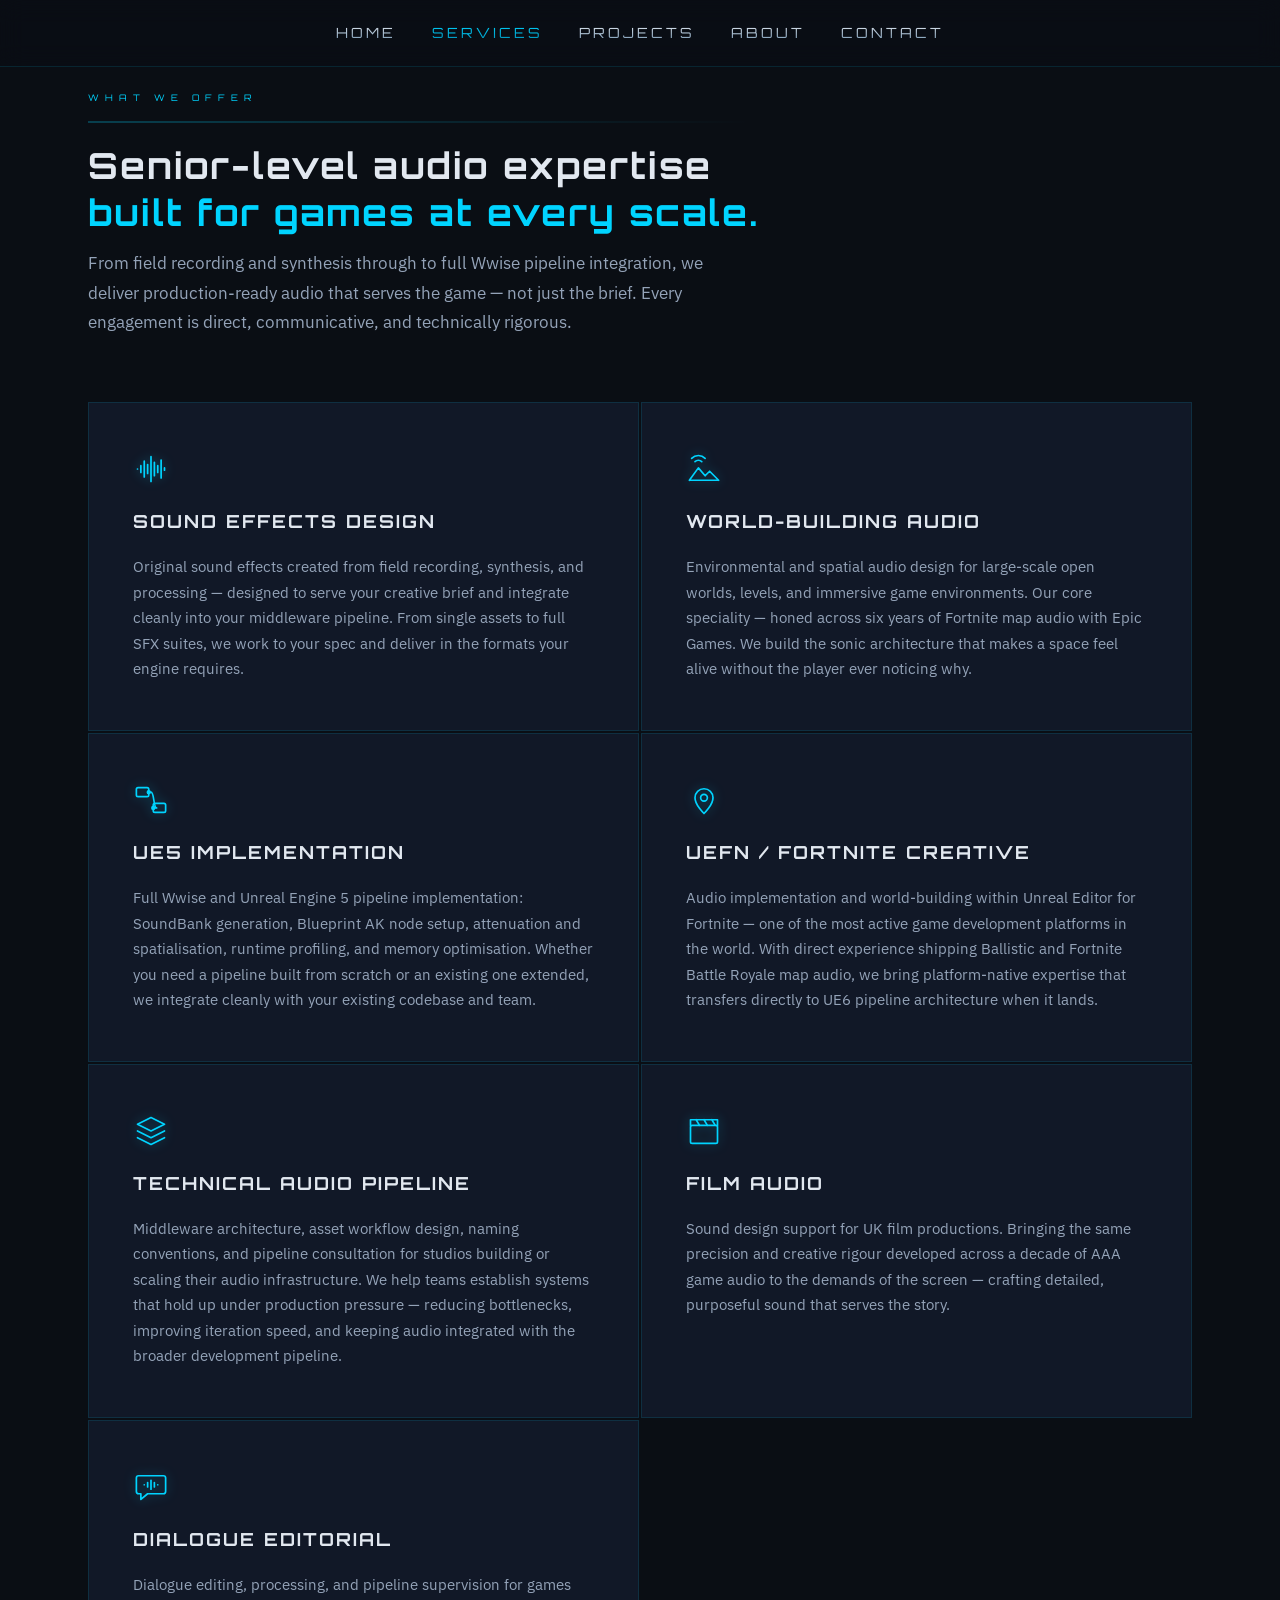
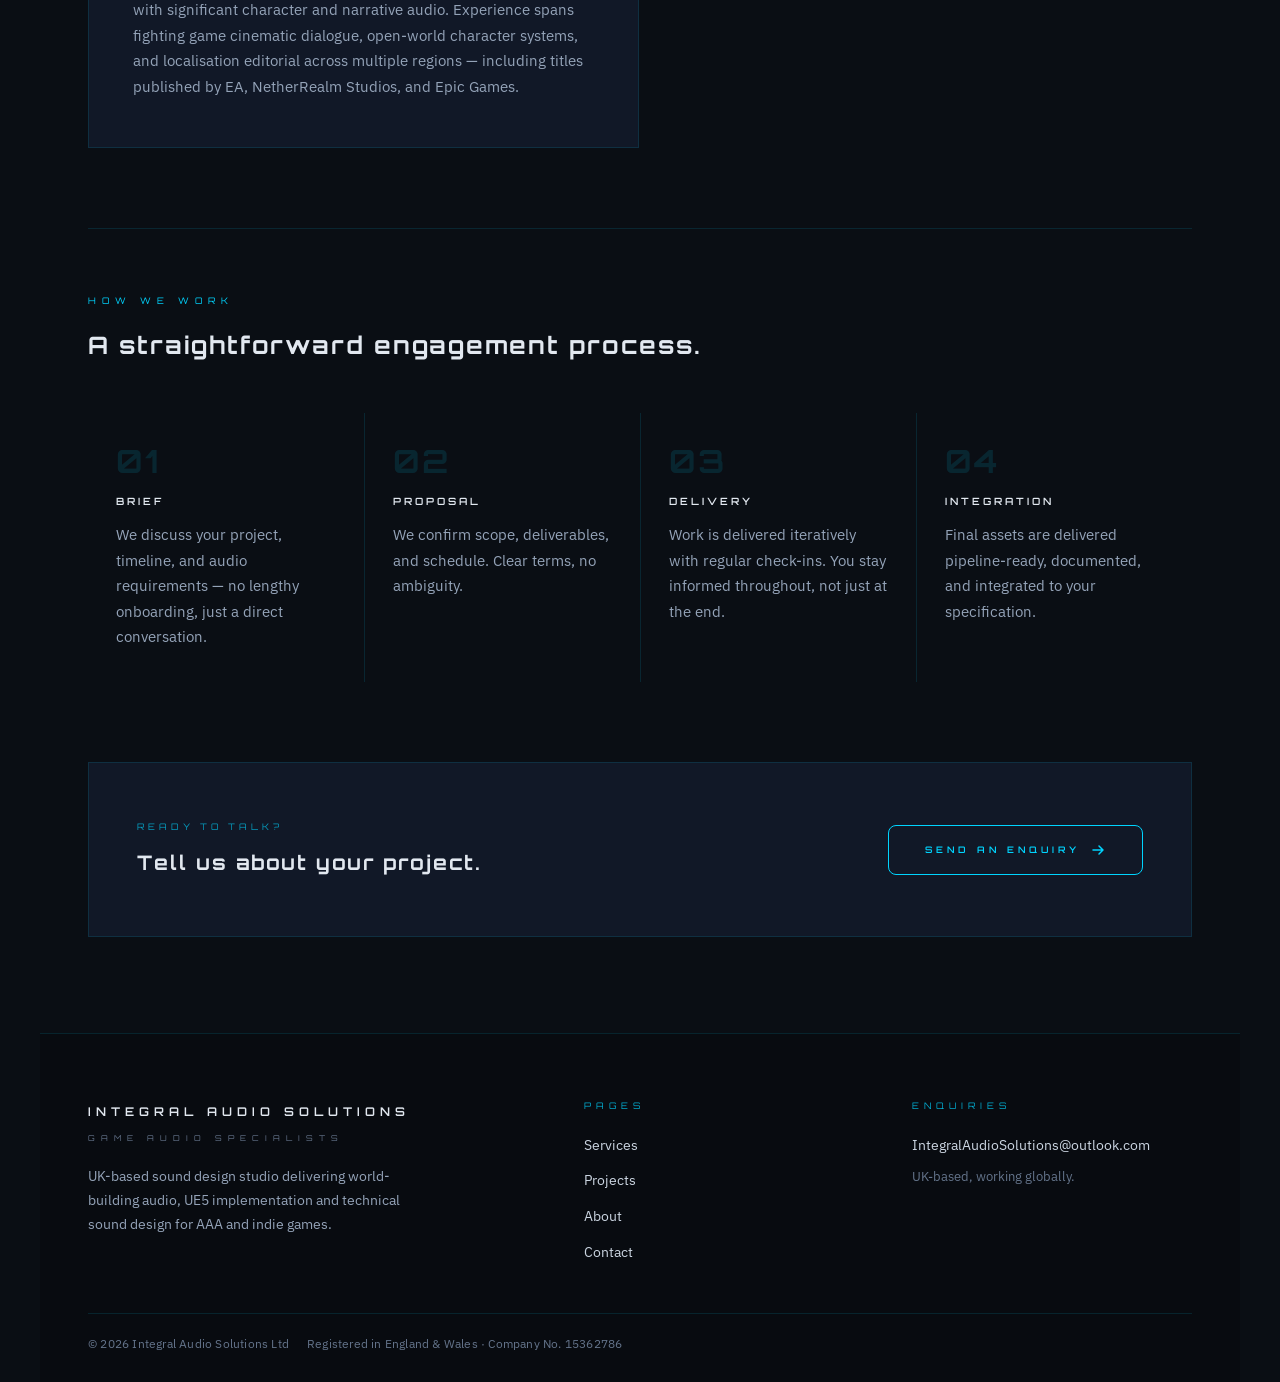
<file: pages/services.html>
<!DOCTYPE html>
<html lang="en-GB">
<head>
  <meta charset="UTF-8">
  <!-- Phones: open at 100% (centred, no zooming out past the page edges)
       and allow zooming in up to 2x for reading -->
  <meta name="viewport" content="width=device-width, initial-scale=1.0, minimum-scale=1.0, maximum-scale=2.0">

  <!-- Scroll fade-ins: switch on early (before the page draws) so items
       start hidden instead of flashing visible then disappearing.
       Skipped entirely for visitors who ask their device for reduced motion. -->
  <script>
    if (!window.matchMedia('(prefers-reduced-motion: reduce)').matches && 'IntersectionObserver' in window) {
      document.documentElement.classList.add('rv-on');
    }
  </script>
  <!-- ==========================================================
       FAVICON / APP ICONS
       The browser picks the best match it understands from this
       list. The SVG is the master file (stays sharp at any size);
       the two PNGs cover browsers that don't support SVG icons;
       the Apple touch icon is used when the site is saved to an
       iOS home screen. A legacy favicon.ico also sits at the site
       root, which browsers and crawlers request automatically.
       ========================================================== -->
  <link rel="icon" type="image/svg+xml" href="../assets/images/favicon.svg">
  <link rel="icon" type="image/png" sizes="32x32" href="../assets/images/favicon-32x32.png">
  <link rel="icon" type="image/png" sizes="16x16" href="../assets/images/favicon-16x16.png">
  <link rel="apple-touch-icon" sizes="180x180" href="../assets/images/apple-touch-icon.png">
  <link rel="manifest" href="../site.webmanifest">
  <!-- Tints the browser chrome on mobile to match the site background -->
  <meta name="theme-color" content="#0a0e14">


  <!-- Primary SEO -->
  <title>Game Audio Services — SFX Design, UE5 & Wwise Implementation | Integral Audio Solutions</title>
  <meta name="description" content="Professional game audio services from a UK-based contractor — sound effects design, world-building environmental audio, Unreal Engine 5 & Wwise implementation, technical audio pipeline consultancy.">
  <link rel="canonical" href="https://www.integralaudiosolutions.co.uk/pages/services.html">

  <!-- Open Graph — controls how the site looks when shared on LinkedIn, Slack, Discord -->
  <meta property="og:type" content="website">
  <meta property="og:url" content="https://www.integralaudiosolutions.co.uk/pages/services.html">
  <meta property="og:title" content="Game Audio Services — SFX, UE5 & Wwise | Integral Audio Solutions Ltd">
  <meta property="og:description" content="UK game audio contractor offering SFX design, world-building audio, UE5/Wwise implementation and pipeline consultancy. Available for project-based engagements.">
  <meta property="og:site_name" content="Integral Audio Solutions Ltd">

  <!-- Open connections to Google Fonts early so the fonts arrive sooner -->
  <link rel="preconnect" href="https://fonts.googleapis.com">
  <link rel="preconnect" href="https://fonts.gstatic.com" crossorigin>
  <link href="https://fonts.googleapis.com/css2?family=Orbitron:wght@400;600;700&family=IBM+Plex+Sans:wght@400;500;600&display=swap" rel="stylesheet">

  <style>
    *, *::before, *::after { box-sizing: border-box; margin: 0; padding: 0; }

    :root {
      --bg:       #0a0e14;
      --surface:  #111827;
      --surface-2:#1a2332;
      --cyan:     #00d4ff;
      --violet:   #7c3aed;
      --text:     #e2e8f0;
      --muted:    #64748b;
      --border:   rgba(0,212,255,0.12);
      --font:     'Orbitron','Courier New',monospace;
    }

    html { scroll-behavior: smooth; }

    body {
      background: var(--bg);
      color: var(--text);
      font-family: var(--font);
      font-size: 15px;
      line-height: 1.7;
      overflow-x: hidden;
      min-height: 100vh;
    }

    /* ── NAV ─────────────────────────────────────────────────── */
    nav {
      position: fixed;
      top: 0; left: 0; right: 0;
      z-index: 100;
      display: flex;
      align-items: center;
      justify-content: center;
      padding: 20px 48px;
      background: rgba(10,14,20,0.85);
      backdrop-filter: blur(12px);
      -webkit-backdrop-filter: blur(12px);
      border-bottom: 1px solid var(--border);
    }

    .nav-links {
      display: flex;
      gap: 36px;
      list-style: none;
    }

    .nav-links a {
      font-family: var(--font);
      font-size: 14px;
      font-weight: 400;
      letter-spacing: 3px;
      text-decoration: none;
      text-transform: uppercase;
      background: linear-gradient(180deg, #e2e8f0 0%, #7a9ab5 100%);
      -webkit-background-clip: text;
      -webkit-text-fill-color: transparent;
      background-clip: text;
      transition: opacity 0.2s;
    }
    .nav-links a:hover,
    .nav-links a.active {
      background: linear-gradient(180deg, #00d4ff 0%, #0090b8 100%);
      -webkit-background-clip: text;
      -webkit-text-fill-color: transparent;
      background-clip: text;
    }

    /* ── HAMBURGER BUTTON ────────────────────────────────── */
    .nav-burger {
      display: none;
      flex-direction: column;
      justify-content: center;
      align-items: center;
      gap: 5px;
      width: 40px;
      height: 40px;
      background: transparent;
      border: 1px solid var(--border);
      cursor: pointer;
      padding: 8px;
      flex-shrink: 0;
    }
    .nav-burger span {
      display: block;
      width: 22px;
      height: 2px;
      background: var(--cyan);
      transition: transform 0.3s, opacity 0.3s;
    }
    .nav-burger.open span:nth-child(1) { transform: translateY(7px) rotate(45deg); }
    .nav-burger.open span:nth-child(2) { opacity: 0; }
    .nav-burger.open span:nth-child(3) { transform: translateY(-7px) rotate(-45deg); }

    /* ── MOBILE NAV OVERLAY ──────────────────────────────── */
    .nav-overlay {
      display: none;
      position: fixed;
      inset: 0;
      z-index: 200;
      background: rgba(10,14,20,0.97);
      backdrop-filter: blur(16px);
      -webkit-backdrop-filter: blur(16px);
      flex-direction: column;
      align-items: center;
      justify-content: center;
    }
    .nav-overlay.open { display: flex; }
    .nav-overlay ul {
      list-style: none;
      display: flex;
      flex-direction: column;
      align-items: center;
      width: 100%;
    }
    .nav-overlay ul li {
      width: 100%;
      text-align: center;
      border-bottom: 1px solid var(--border);
    }
    .nav-overlay ul li:first-child { border-top: 1px solid var(--border); }
    .nav-overlay ul a {
      display: block;
      padding: 22px 24px;
      font-family: var(--font);
      font-size: 11px;
      font-weight: 400;
      letter-spacing: 4px;
      text-transform: uppercase;
      text-decoration: none;
      background: linear-gradient(180deg, #e2e8f0 0%, #7a9ab5 100%);
      -webkit-background-clip: text;
      -webkit-text-fill-color: transparent;
      background-clip: text;
    }
    .nav-overlay ul a:hover,
    .nav-overlay ul a.active {
      background: linear-gradient(180deg, #00d4ff 0%, #0090b8 100%);
      -webkit-background-clip: text;
      -webkit-text-fill-color: transparent;
      background-clip: text;
    }
    .nav-overlay-close {
      position: absolute;
      top: 16px; right: 20px;
      background: transparent;
      border: none;
      cursor: pointer;
      font-family: var(--font);
      font-size: 18px;
      color: var(--cyan);
      padding: 8px;
    }

    @media (max-width: 700px) {
      nav { justify-content: flex-end; padding: 14px 20px; }
      .nav-links { display: none; }
      .nav-burger { display: flex; }
    }


    /* ── PAGE LAYOUT ─────────────────────────────────────────── */
    .page-wrap {
      max-width: 1200px;
      margin: 0 auto;
      padding: 90px 48px 96px;
    }

    /* ── PAGE HEADER ─────────────────────────────────────────── */
    .page-header {
      margin-bottom: 64px;
    }

    .page-label {
      font-size: 9px;
      font-weight: 400;
      letter-spacing: 6px;
      color: var(--cyan);
      text-transform: uppercase;
      opacity: 0.7;
      margin-bottom: 16px;
    }

    .page-title {
      font-size: clamp(22px, 3vw, 36px);
      font-weight: 700;
      letter-spacing: 2px;
      color: var(--text);
      line-height: 1.3;
      margin-bottom: 12px;
    }

    .page-title span { color: var(--cyan); }

    .page-divider {
      width: 100%;
      height: 2px;
      background: linear-gradient(90deg, var(--cyan) 0%, transparent 60%);
      opacity: 0.25;
      margin-bottom: 20px;
    }

    .page-intro {
      font-size: 11px;
      letter-spacing: 1px;
      color: var(--muted);
      line-height: 2.2;
      max-width: 640px;
    }

    /* ── SERVICES GRID ───────────────────────────────────────── */
    .services-grid {
      display: grid;
      grid-template-columns: repeat(auto-fit, minmax(480px, 1fr));
      gap: 2px;
      margin-bottom: 80px;
    }

    .service-card {
      background: var(--surface);
      border: 1px solid var(--border);
      padding: 48px 44px;
      position: relative;
      overflow: hidden;
      transition: border-color 0.3s, background 0.3s;
    }

    .service-card:hover {
      border-color: rgba(0,212,255,0.3);
      background: var(--surface-2);
    }

    /* Cyan top accent on hover */
    .service-card::before {
      content: '';
      position: absolute;
      top: 0; left: 0; right: 0;
      height: 2px;
      background: linear-gradient(90deg, var(--cyan), var(--violet));
      opacity: 0;
      transition: opacity 0.3s;
    }
    .service-card:hover::before { opacity: 1; }

    /* Subtle corner glow */
    .service-card::after {
      content: '';
      position: absolute;
      top: -60px; right: -60px;
      width: 180px;
      height: 180px;
      background: radial-gradient(circle, rgba(0,212,255,0.04) 0%, transparent 70%);
      pointer-events: none;
      transition: opacity 0.3s;
      opacity: 0;
    }
    .service-card:hover::after { opacity: 1; }

    .service-tag {
      display: inline-block;
      font-size: 8px;
      font-weight: 600;
      letter-spacing: 4px;
      color: var(--cyan);
      text-transform: uppercase;
      border: 1px solid rgba(0,212,255,0.2);
      padding: 5px 12px;
      margin-bottom: 24px;
      opacity: 0.8;
    }

    .service-title {
      font-size: clamp(14px, 1.8vw, 18px);
      font-weight: 700;
      letter-spacing: 2px;
      color: var(--text);
      text-transform: uppercase;
      margin-bottom: 20px;
      line-height: 1.4;
    }

    .service-body {
      font-size: 10px;
      letter-spacing: 0.8px;
      color: var(--muted);
      line-height: 2.2;
    }

    /* ── PROCESS SECTION ─────────────────────────────────────── */
    .process-section {
      border-top: 1px solid var(--border);
      padding-top: 64px;
      margin-bottom: 80px;
    }

    .section-label {
      font-size: 9px;
      font-weight: 400;
      letter-spacing: 6px;
      color: var(--cyan);
      text-transform: uppercase;
      opacity: 0.7;
      margin-bottom: 16px;
    }

    .section-title {
      font-size: clamp(16px, 2vw, 24px);
      font-weight: 700;
      letter-spacing: 2px;
      color: var(--text);
      margin-bottom: 48px;
    }

    .process-steps {
      display: grid;
      grid-template-columns: repeat(auto-fit, minmax(200px, 1fr));
      gap: 0;
    }

    .process-step {
      padding: 32px 28px;
      border-left: 1px solid var(--border);
      position: relative;
    }

    .process-step:first-child { border-left: none; }

    .step-number {
      font-size: 32px;
      font-weight: 700;
      color: rgba(0,212,255,0.12);
      letter-spacing: 2px;
      line-height: 1;
      margin-bottom: 16px;
    }

    .step-title {
      font-size: 10px;
      font-weight: 600;
      letter-spacing: 3px;
      color: var(--text);
      text-transform: uppercase;
      margin-bottom: 12px;
    }

    .step-body {
      font-size: 9px;
      letter-spacing: 0.8px;
      color: var(--muted);
      line-height: 2;
    }

    /* ── CTA BAND ────────────────────────────────────────────── */
    .cta-band {
      background: var(--surface);
      border: 1px solid var(--border);
      padding: 56px 48px;
      display: flex;
      align-items: center;
      justify-content: space-between;
      gap: 40px;
    }

    .cta-copy {}

    .cta-label {
      font-size: 9px;
      letter-spacing: 4px;
      color: var(--cyan);
      text-transform: uppercase;
      opacity: 0.7;
      margin-bottom: 12px;
    }

    .cta-title {
      font-size: clamp(14px, 2vw, 20px);
      font-weight: 700;
      letter-spacing: 2px;
      color: var(--text);
    }

    .btn-cta {
      flex-shrink: 0;
      display: inline-flex;
      align-items: center;
      gap: 10px;
      padding: 16px 36px;
      border: 1px solid var(--cyan);
      border-radius: 8px;
      background: transparent;
      color: var(--cyan);
      font-family: var(--font);
      font-size: 9px;
      font-weight: 600;
      letter-spacing: 4px;
      text-transform: uppercase;
      text-decoration: none;
      transition: background 0.25s, color 0.25s;
    }
    .btn-cta:hover {
      background: var(--cyan);
      color: var(--bg);
    }
    .btn-cta svg { transition: transform 0.25s; }
    .btn-cta:hover svg { transform: translateX(4px); }

    /* ── FOOTER ──────────────────────────────────────────────── */
    footer {
      padding: 40px 48px;
      display: flex;
      align-items: center;
      justify-content: space-between;
      border-top: 1px solid var(--border);
      max-width: 1200px;
      margin: 0 auto;
    }

    .footer-name {
      font-size: 9px;
      font-weight: 600;
      letter-spacing: 4px;
      color: var(--muted);
    }

    .footer-copy {
      font-size: 8px;
      letter-spacing: 2px;
      color: var(--muted);
      opacity: 0.5;
    }

    /* ── RESPONSIVE ──────────────────────────────────────────── */
    @media (max-width: 900px) {
      .services-grid { grid-template-columns: 1fr; }
      .cta-band { flex-direction: column; align-items: flex-start; }
      .process-steps { grid-template-columns: 1fr 1fr; }
    }

    @media (max-width: 600px) {
      .page-wrap { padding: 100px 20px 64px; }
      .service-card { padding: 32px 24px; }
      .process-steps { grid-template-columns: 1fr; }
      .process-step { border-left: none; border-top: 1px solid var(--border); }
      .process-step:first-child { border-top: none; }
      footer { flex-direction: column; gap: 12px; text-align: center; padding: 32px 20px; }
    }

    /* =====================================================
       READABLE BODY TEXT — IBM Plex Sans
       Orbitron stays for the logo, headings, labels, buttons
       and navigation. Anything you read as a sentence uses
       IBM Plex Sans instead: no wide letter-spacing, larger
       size, and a lighter grey (#94a3b8) for better contrast
       on the dark background. This block sits at the end of
       the stylesheet so it overrides the older Orbitron rules.
       ===================================================== */
    :root {
      --font-text: 'IBM Plex Sans', system-ui, -apple-system, 'Segoe UI', sans-serif;
      --text-body: #94a3b8;  /* body copy grey — brighter than --muted */
    }

    /* Lead paragraphs — intros at the top of a page */
    .page-intro {
      font-family: var(--font-text);
      font-size: 17px;
      letter-spacing: 0;
      line-height: 1.75;
      color: var(--text-body);
    }

    /* Card and section descriptions */
    .service-body,
    .step-body {
      font-family: var(--font-text);
      font-size: 15px;
      letter-spacing: 0;
      line-height: 1.7;
      color: var(--text-body);
    }

    /* Bold words inside body text keep the same font, just heavier */
    .page-intro strong, .service-body strong, .step-body strong {
      font-family: var(--font-text);
      font-weight: 600;
      color: var(--text);
    }

    /* Phones — slightly smaller so lines are not too short */
    @media (max-width: 768px) {
      .page-intro { font-size: 16px; }
      .service-body, .step-body { font-size: 14.5px; }
    }
    /* Service icons — simple line drawings (inline SVG) that replace the
       old bracketed text tags such as SFX and ENV. They use
       stroke="currentColor", so they take the cyan from the color
       property below. To swap an icon, replace the <svg> inside the
       matching .service-icon in the HTML. */
    .service-icon {
      width: 36px;
      height: 36px;
      margin-bottom: 22px;
      color: var(--cyan);
      filter: drop-shadow(0 0 6px rgba(0, 212, 255, 0.35));
    }
    .service-icon svg { width: 100%; height: 100%; display: block; }
    /* =====================================================
       FOOTER — company details, page links and enquiries
       Three columns on desktop, stacked on phones.
       The bottom strip carries the legal details a UK
       limited company should show on its website.
       ===================================================== */
    footer.site-footer {
      display: block;
      padding: 64px 48px 28px;
      border-top: 1px solid var(--border);
      background: #080b10;           /* a touch darker than the page */
      text-align: left;
    }

    .footer-inner {
      max-width: 1200px;
      margin: 0 auto;
      display: grid;
      grid-template-columns: 1.6fr 1fr 1fr;
      gap: 48px;
    }

    /* Brand column */
    .footer-brand-name {
      font-family: 'Orbitron', 'Courier New', monospace;
      font-size: 12px;
      font-weight: 600;
      letter-spacing: 5px;
      color: #e2e8f0;
      text-decoration: none;
    }
    .footer-brand-sub {
      font-family: 'Orbitron', 'Courier New', monospace;
      font-size: 8px;
      letter-spacing: 6px;
      color: #64748b;
      margin-top: 8px;
    }
    .footer-blurb {
      font-family: 'IBM Plex Sans', system-ui, sans-serif;
      font-size: 14px;
      line-height: 1.7;
      color: #94a3b8;
      margin-top: 20px;
      max-width: 340px;
    }

    /* Column headings — same style as the section labels */
    .footer-heading {
      font-family: 'Orbitron', 'Courier New', monospace;
      font-size: 9px;
      letter-spacing: 5px;
      color: #00d4ff;
      text-transform: uppercase;
      opacity: 0.8;
      margin-bottom: 18px;
    }

    .footer-links {
      list-style: none;
      display: flex;
      flex-direction: column;
      gap: 10px;
    }

    .footer-links a,
    .footer-email {
      font-family: 'IBM Plex Sans', system-ui, sans-serif;
      font-size: 14px;
      color: #cbd5e1;
      text-decoration: none;
      transition: color 0.2s;
    }
    .footer-links a:hover,
    .footer-email:hover { color: #00d4ff; }

    .footer-email { overflow-wrap: anywhere; }  /* only wraps on very narrow screens */

    .footer-note {
      font-family: 'IBM Plex Sans', system-ui, sans-serif;
      font-size: 13px;
      color: #64748b;
      margin-top: 10px;
      line-height: 1.6;
    }

    /* Legal strip along the bottom */
    .footer-legal {
      max-width: 1200px;
      margin: 48px auto 0;
      padding-top: 20px;
      border-top: 1px solid var(--border);
      font-family: 'IBM Plex Sans', system-ui, sans-serif;
      font-size: 12px;
      color: #64748b;
      letter-spacing: 0.2px;
      display: flex;
      flex-wrap: wrap;
      gap: 6px 18px;
    }

    @media (max-width: 768px) {
      footer.site-footer { padding: 48px 20px 24px; text-align: left; }
      .footer-inner { grid-template-columns: 1fr 1fr; gap: 36px 24px; }
      .footer-brand { grid-column: 1 / -1; }   /* brand spans the full width */
      .footer-inner > div:last-child { grid-column: 1 / -1; } /* enquiries full width so the email fits on one line */
      .footer-legal { flex-direction: column; margin-top: 36px; }
    }
    /* =====================================================
       SCROLL FADE-INS
       Content slides up 14px and fades in as it enters the
       screen over 0.68s — smooth but never sluggish. Items that
       arrive together (e.g. a row of cards) ripple in
       45ms apart, capped so nothing waits long.

       How it works:
       1. A tiny script in <head> adds .rv-on to <html>.
       2. While .rv-on is set, everything in the list below
          starts hidden.
       3. The script at the bottom of the page watches for
          each item entering the screen, adds .rv-anim to
          play the fade, then .rv-done when it finishes.
       If you add a new section, add its class to this list
       AND to REVEAL_TARGETS in the script at the bottom.
       ===================================================== */
    html.rv-on :is(
      .hero-tagline,
      .hero-headline,
      .hero-body,
      .credit-card,
      .section-label,
      .about-copy p,
      .stat,
      .service-card,
      .cta-band > *,
      .page-label,
      .page-title,
      .page-intro,
      .page-header-right,
      .filter-row,
      .stat-item,
      .feature-block,
      .ethos-left,
      .ethos-point,
      .clients-label,
      .client-tag,
      .section-title,
      .process-step,
      .project-card,
      .contact-grid > *,
      .footer-inner > *,
      .footer-legal
    ):not(.rv-anim):not(.rv-done) {
      opacity: 0;
      translate: 0 14px;
    }

    html.rv-on .rv-anim {
      opacity: 1;
      translate: 0 0;
      transition: opacity 0.68s cubic-bezier(0.2, 0.7, 0.2, 1),
                  translate 0.68s cubic-bezier(0.2, 0.7, 0.2, 1);
    }

    /* =====================================================
       BACK BUTTON — phones only
       Sits top-left, opposite the ☰ button, and matches it.
       Works like the browser's own back button; if there is
       nothing to go back to (e.g. the page was opened from a
       shared link), it goes to the home page instead.
       Hidden on desktop.
       ===================================================== */
    .nav-back { display: none; }
    @media (max-width: 700px) {
      nav { justify-content: space-between; }
      .nav-back {
        display: flex;
        align-items: center;
        justify-content: center;
        width: 40px;
        height: 40px;
        padding: 0;
        background: transparent;
        border: 1px solid var(--border);
        color: var(--cyan);
        cursor: pointer;
        flex-shrink: 0;
      }
      .nav-back:active { background: rgba(0, 212, 255, 0.08); }
    }
  </style>
</head>

<body>

  <!-- NAV -->
  <nav>
    <!-- Back button: phones only (hidden on desktop by CSS) -->
    <button class="nav-back" id="nav-back" type="button" aria-label="Go back">
      <svg viewBox="0 0 24 24" width="20" height="20" aria-hidden="true"><path d="M15 5l-7 7 7 7" fill="none" stroke="currentColor" stroke-width="2" stroke-linecap="round" stroke-linejoin="round"/></svg>
    </button>
    <ul class="nav-links">
      <li><a href="../index.html">Home</a></li>
      <li><a href="services.html" class="active">Services</a></li>
      <li><a href="projects.html">Projects</a></li>
      <li><a href="about.html">About</a></li>
      <li><a href="contact.html">Contact</a></li>
    </ul>
    <button class="nav-burger" id="nav-burger" aria-label="Open navigation"><span></span><span></span><span></span></button>
  </nav>

  <div class="nav-overlay" id="nav-overlay">
    <button class="nav-overlay-close" id="nav-overlay-close" aria-label="Close">&#10005;</button>
    <ul>
      <li><a href="../index.html">Home</a></li>
      <li><a href="services.html" class="active">Services</a></li>
      <li><a href="projects.html">Projects</a></li>
      <li><a href="about.html">About</a></li>
      <li><a href="contact.html">Contact</a></li>
    </ul>
  </div>

  <div class="page-wrap">

    <!-- Header -->
    <div class="page-header">
      <div class="page-label">What We Offer</div>
      <div class="page-divider"></div>
      <h1 class="page-title">
        Senior-level audio expertise<br>
        <span>built for games at every scale.</span>
      </h1>
      <p class="page-intro">
        From field recording and synthesis through to full Wwise pipeline integration,
        we deliver production-ready audio that serves the game — not just the brief.
        Every engagement is direct, communicative, and technically rigorous.
      </p>
    </div>

    <!-- Services -->
    <div class="services-grid">

      <div class="service-card">
        <div class="service-icon"><svg viewBox="0 0 32 32" fill="none" stroke="currentColor" stroke-width="1.5" stroke-linecap="round" stroke-linejoin="round" aria-hidden="true"><path d="M4 16v0M7 13v6M10 9v14M13 12v8M16 5v22M19 10v12M22 13v6M25 8v16M28 15v2"/></svg></div>
        <div class="service-title">Sound Effects Design</div>
        <p class="service-body">
          Original sound effects created from field recording, synthesis, and processing —
          designed to serve your creative brief and integrate cleanly into your middleware
          pipeline. From single assets to full SFX suites, we work to your spec and deliver
          in the formats your engine requires.
        </p>
      </div>

      <div class="service-card">
        <div class="service-icon"><svg viewBox="0 0 32 32" fill="none" stroke="currentColor" stroke-width="1.5" stroke-linecap="round" stroke-linejoin="round" aria-hidden="true"><path d="M3 26h26M3 26l8-11 6 7 4-4 8 8"/><path d="M8 9.5a4.5 4.5 0 0 1 6 0M5 6.5a8.5 8.5 0 0 1 12 0"/></svg></div>
        <div class="service-title">World-Building Audio</div>
        <p class="service-body">
          Environmental and spatial audio design for large-scale open worlds, levels, and
          immersive game environments. Our core speciality — honed across six years of
          Fortnite map audio with Epic Games. We build the sonic architecture that makes
          a space feel alive without the player ever noticing why.
        </p>
      </div>

      <div class="service-card">
        <div class="service-icon"><svg viewBox="0 0 32 32" fill="none" stroke="currentColor" stroke-width="1.5" stroke-linecap="round" stroke-linejoin="round" aria-hidden="true"><rect x="3" y="5" width="11" height="8" rx="1.5"/><rect x="18" y="19" width="11" height="8" rx="1.5"/><path d="M14 9h2c3 0 2 14 5 14h-3"/><circle cx="14" cy="9" r="1.2" fill="currentColor"/><circle cx="18" cy="23" r="1.2" fill="currentColor"/></svg></div>
        <div class="service-title">UE5 Implementation</div>
        <p class="service-body">
          Full Wwise and Unreal Engine 5 pipeline implementation: SoundBank generation,
          Blueprint AK node setup, attenuation and spatialisation, runtime profiling, and
          memory optimisation. Whether you need a pipeline built from scratch or an
          existing one extended, we integrate cleanly with your existing codebase and team.
        </p>
      </div>

      <div class="service-card">
        <div class="service-icon"><svg viewBox="0 0 32 32" fill="none" stroke="currentColor" stroke-width="1.5" stroke-linecap="round" stroke-linejoin="round" aria-hidden="true"><path d="M16 28s-8-7.5-8-14a8 8 0 0 1 16 0c0 6.5-8 14-8 14z"/><circle cx="16" cy="14" r="3"/></svg></div>
        <div class="service-title">UEFN / Fortnite Creative</div>
        <p class="service-body">
          Audio implementation and world-building within Unreal Editor for Fortnite —
          one of the most active game development platforms in the world. With direct
          experience shipping Ballistic and Fortnite Battle Royale map audio, we bring
          platform-native expertise that transfers directly to UE6 pipeline architecture
          when it lands.
        </p>
      </div>

      <div class="service-card">
        <div class="service-icon"><svg viewBox="0 0 32 32" fill="none" stroke="currentColor" stroke-width="1.5" stroke-linecap="round" stroke-linejoin="round" aria-hidden="true"><path d="M16 4l12 6-12 6-12-6z"/><path d="M4 16l12 6 12-6M4 22l12 6 12-6"/></svg></div>
        <div class="service-title">Technical Audio Pipeline</div>
        <p class="service-body">
          Middleware architecture, asset workflow design, naming conventions, and pipeline
          consultation for studios building or scaling their audio infrastructure. We help
          teams establish systems that hold up under production pressure — reducing
          bottlenecks, improving iteration speed, and keeping audio integrated with the
          broader development pipeline.
        </p>
      </div>

      <div class="service-card">
        <div class="service-icon"><svg viewBox="0 0 32 32" fill="none" stroke="currentColor" stroke-width="1.5" stroke-linecap="round" stroke-linejoin="round" aria-hidden="true"><rect x="4" y="11" width="24" height="16" rx="1.5"/><path d="M4 11V6h24v5M9 6l3 5M16 6l3 5M23 6l3 5"/></svg></div>
        <div class="service-title">Film Audio</div>
        <p class="service-body">
          Sound design support for UK film productions. Bringing the same
          precision and creative rigour developed across a decade of AAA
          game audio to the demands of the screen — crafting detailed,
          purposeful sound that serves the story.
        </p>
      </div>

      <div class="service-card">
        <div class="service-icon"><svg viewBox="0 0 32 32" fill="none" stroke="currentColor" stroke-width="1.5" stroke-linecap="round" stroke-linejoin="round" aria-hidden="true"><path d="M5 6h22a2 2 0 0 1 2 2v12a2 2 0 0 1-2 2H13l-6 5v-5H5a2 2 0 0 1-2-2V8a2 2 0 0 1 2-2z"/><path d="M10 14v0M13 12v4M16 10v8M19 12v4M22 14v0"/></svg></div>
        <div class="service-title">Dialogue Editorial</div>
        <p class="service-body">
          Dialogue editing, processing, and pipeline supervision for games with significant
          character and narrative audio. Experience spans fighting game cinematic dialogue,
          open-world character systems, and localisation editorial across multiple regions —
          including titles published by EA, NetherRealm Studios, and Epic Games.
        </p>
      </div>

    </div>

    <!-- How we work -->
    <div class="process-section">
      <div class="section-label">How We Work</div>
      <div class="section-title">A straightforward engagement process.</div>

      <div class="process-steps">
        <div class="process-step">
          <div class="step-number">01</div>
          <div class="step-title">Brief</div>
          <p class="step-body">
            We discuss your project, timeline, and audio requirements — no lengthy
            onboarding, just a direct conversation.
          </p>
        </div>
        <div class="process-step">
          <div class="step-number">02</div>
          <div class="step-title">Proposal</div>
          <p class="step-body">
            We confirm scope, deliverables, and schedule. Clear terms, no ambiguity.
          </p>
        </div>
        <div class="process-step">
          <div class="step-number">03</div>
          <div class="step-title">Delivery</div>
          <p class="step-body">
            Work is delivered iteratively with regular check-ins. You stay informed
            throughout, not just at the end.
          </p>
        </div>
        <div class="process-step">
          <div class="step-number">04</div>
          <div class="step-title">Integration</div>
          <p class="step-body">
            Final assets are delivered pipeline-ready, documented, and integrated
            to your specification.
          </p>
        </div>
      </div>
    </div>

    <!-- CTA -->
    <div class="cta-band">
      <div class="cta-copy">
        <div class="cta-label">Ready to Talk?</div>
        <div class="cta-title">Tell us about your project.</div>
      </div>
      <a href="contact.html" class="btn-cta">
        Send an Enquiry
        <svg width="16" height="16" viewBox="0 0 16 16" fill="none">
          <path d="M3 8h10M9 4l4 4-4 4" stroke="currentColor"
                stroke-width="1.5" stroke-linecap="round" stroke-linejoin="round"/>
        </svg>
      </a>
    </div>

  </div>

  <!-- FOOTER -->
  <footer class="site-footer">
    <div class="footer-inner">

      <!-- Brand -->
      <div class="footer-brand">
        <a class="footer-brand-name" href="../index.html">INTEGRAL AUDIO SOLUTIONS</a>
        <div class="footer-brand-sub">GAME AUDIO SPECIALISTS</div>
        <p class="footer-blurb">
          UK-based sound design studio delivering world-building audio, UE5 implementation
          and technical sound design for AAA and indie games.
        </p>
      </div>

      <!-- Page links -->
      <div>
        <div class="footer-heading">Pages</div>
        <ul class="footer-links">
          <li><a href="services.html">Services</a></li>
          <li><a href="projects.html">Projects</a></li>
          <li><a href="about.html">About</a></li>
          <li><a href="contact.html">Contact</a></li>
        </ul>
      </div>

      <!-- Enquiries -->
      <div>
        <div class="footer-heading">Enquiries</div>
        <a class="footer-email" href="mailto:IntegralAudioSolutions@outlook.com">IntegralAudioSolutions@outlook.com</a>
        <p class="footer-note">UK-based, working globally.</p>
      </div>

    </div>

    <!-- Legal details: company name, number and where registered -->
    <div class="footer-legal">
      <span>&copy; <span class="footer-year">2026</span> Integral Audio Solutions Ltd</span>
      <span>Registered in England &amp; Wales · Company No. 15362786</span>
    </div>

    <script>
      /* Keeps the copyright year current without editing the HTML each January */
      document.querySelectorAll('.footer-year').forEach(el => el.textContent = new Date().getFullYear());
    </script>
  </footer>


  <script>
    /* ── Hamburger menu ──────────────────────────────────── */
    const burger   = document.getElementById('nav-burger');
    const overlay  = document.getElementById('nav-overlay');
    const closeBtn = document.getElementById('nav-overlay-close');
    function openMenu()  { overlay.classList.add('open'); burger.classList.add('open'); document.body.style.overflow = 'hidden'; }
    function closeMenu() { overlay.classList.remove('open'); burger.classList.remove('open'); document.body.style.overflow = ''; }
    burger.addEventListener('click', openMenu);
    closeBtn.addEventListener('click', closeMenu);
    overlay.querySelectorAll('a').forEach(a => a.addEventListener('click', closeMenu));
  </script>
  <script data-goatcounter="https://integralaudio.goatcounter.com/count" async src="//gc.zgo.at/count.js"></script>
  <script>
    /* ── Scroll fade-ins (see SCROLL FADE-INS in the stylesheet) ── */
    (function () {
      if (!document.documentElement.classList.contains('rv-on')) return;

      const REVEAL_TARGETS = '.hero-tagline, .hero-headline, .hero-body, .credit-card, .section-label, .about-copy p, .stat, .service-card, .cta-band > *, .page-label, .page-title, .page-intro, .page-header-right, .filter-row, .stat-item, .feature-block, .ethos-left, .ethos-point, .clients-label, .client-tag, .section-title, .process-step, .project-card, .contact-grid > *, .footer-inner > *, .footer-legal';
      const STAGGER = 45;   /* ms between items arriving together */
      const MAX_STEPS = 6;  /* cap: the 7th item onwards waits no longer than the 6th */

      const items = document.querySelectorAll(REVEAL_TARGETS);

      const observer = new IntersectionObserver(entries => {
        /* Items entering in the same moment ripple in top-to-bottom, left-to-right */
        const arriving = entries
          .filter(e => e.isIntersecting)
          .map(e => e.target)
          .sort((a, b) => {
            const ra = a.getBoundingClientRect(), rb = b.getBoundingClientRect();
            return (ra.top - rb.top) || (ra.left - rb.left);
          });

        arriving.forEach((el, i) => {
          observer.unobserve(el);
          el.style.transitionDelay = Math.min(i, MAX_STEPS) * STAGGER + 'ms';
          el.classList.add('rv-anim');
          /* Once finished, hand the element back to its normal styles
             so its own hover transitions work exactly as before */
          el.addEventListener('transitionend', function done(ev) {
            if (ev.target !== el || ev.propertyName !== 'opacity') return;
            el.removeEventListener('transitionend', done);
            el.style.transitionDelay = '';
            el.classList.replace('rv-anim', 'rv-done');
          });
        });
      }, { rootMargin: '0px 0px -6% 0px', threshold: 0.01 });

      items.forEach(el => observer.observe(el));

      /* Safety net: if anything is still hidden after 4 seconds
         (e.g. an odd browser), just show it */
      setTimeout(() => items.forEach(el => {
        if (!el.classList.contains('rv-anim') && !el.classList.contains('rv-done')) {
          const r = el.getBoundingClientRect();
          if (r.top < innerHeight && r.bottom > 0) el.classList.add('rv-done');
        }
      }), 4000);
    })();
  </script>

  <script>
    /* ── Back button (phones only) ───────────────────────────
       Same as the browser's back button. If this page is the
       first one in the tab's history, go to the home page. */
    document.getElementById('nav-back').addEventListener('click', () => {
      if (history.length > 1) {
        history.back();
      } else {
        location.href = '../index.html';
      }
    });
  </script>
</body>
</html>
</file>
<file: assets/css/tear-c4s2.css>
/* tear-c4s2.css — torn-paper shape for the C4S2 MEGA tear.
   Used by the home page (About section) and as tear four on
   the projects page. Large, so kept in its own cached file. */

.rip--four .rip-hole      { clip-path: polygon(-1.00% 3.37%, -0.72% 3.54%, -0.43% 3.77%, -0.15% 3.66%, 0.13% 3.24%, 0.42% 2.99%, 0.70% 3.11%, 0.98% 3.25%, 1.27% 3.08%, 1.55% 3.02%, 1.83% 2.97%, 2.12% 2.50%, 2.40% 3.04%, 2.68% 2.95%, 2.97% 2.97%, 3.25% 2.85%, 3.53% 2.86%, 3.82% 2.96%, 4.10% 3.00%, 4.38% 2.59%, 4.67% 2.95%, 4.95% 3.76%, 5.23% 3.49%, 5.52% 3.90%, 5.80% 3.29%, 6.08% 3.33%, 6.37% 3.35%, 6.65% 3.73%, 6.93% 3.50%, 7.22% 3.54%, 7.50% 3.57%, 7.78% 3.62%, 8.07% 3.13%, 8.35% 3.13%, 8.63% 3.27%, 8.92% 3.17%, 9.20% 3.52%, 9.48% 3.06%, 9.77% 2.87%, 10.05% 3.63%, 10.33% 3.05%, 10.62% 3.05%, 10.90% 3.05%, 11.18% 2.62%, 11.47% 3.15%, 11.75% 3.22%, 12.03% 3.72%, 12.32% 3.33%, 12.60% 4.02%, 12.88% 2.98%, 13.17% 3.22%, 13.45% 2.98%, 13.73% 3.00%, 14.02% 3.57%, 14.30% 3.54%, 14.58% 3.06%, 14.87% 3.07%, 15.15% 3.41%, 15.43% 2.85%, 15.72% 3.40%, 16.00% 3.74%, 16.28% 3.25%, 16.57% 3.32%, 16.85% 3.13%, 17.13% 3.80%, 17.42% 3.81%, 17.70% 3.40%, 17.98% 3.02%, 18.27% 3.32%, 18.55% 3.03%, 18.83% 2.57%, 19.12% 2.60%, 19.40% 2.41%, 19.68% 2.89%, 19.97% 2.68%, 20.25% 2.84%, 20.53% 2.95%, 20.82% 2.92%, 21.10% 1.77%, 21.38% 3.03%, 21.67% 2.93%, 21.95% 2.91%, 22.23% 2.72%, 22.52% 2.57%, 22.80% 2.31%, 23.08% 2.36%, 23.37% 2.12%, 23.65% 1.21%, 23.93% 1.00%, 24.22% 1.09%, 24.50% 1.10%, 24.78% 1.13%, 25.07% 0.95%, 25.35% 1.30%, 25.63% 1.75%, 25.92% 2.17%, 26.20% 1.24%, 26.48% 2.37%, 26.77% 2.29%, 27.05% 2.18%, 27.33% 2.25%, 27.62% 0.69%, 27.90% 1.62%, 28.18% 1.97%, 28.47% 1.54%, 28.75% 2.01%, 29.03% 2.33%, 29.32% 2.28%, 29.60% 2.35%, 29.88% 2.14%, 30.17% 2.30%, 30.45% 2.35%, 30.73% 2.61%, 31.02% 2.81%, 31.30% 3.12%, 31.58% 2.71%, 31.87% 2.89%, 32.15% 2.29%, 32.43% 2.57%, 32.72% 2.81%, 33.00% 1.26%, 33.28% 2.63%, 33.57% 2.59%, 33.85% 2.85%, 34.13% 3.24%, 34.42% 2.50%, 34.70% 2.40%, 34.98% 2.55%, 35.27% 2.56%, 35.55% 1.79%, 35.83% 2.02%, 36.12% 2.00%, 36.40% 2.59%, 36.68% 2.70%, 36.97% 3.06%, 37.25% 3.73%, 37.53% 4.09%, 37.82% 4.02%, 38.10% 3.71%, 38.38% 3.47%, 38.67% 3.42%, 38.95% 3.86%, 39.23% 3.62%, 39.52% 4.01%, 39.80% 2.86%, 40.08% 4.16%, 40.37% 4.34%, 40.65% 4.05%, 40.93% 3.12%, 41.22% 3.43%, 41.50% 3.23%, 41.78% 3.15%, 42.07% 2.93%, 42.35% 2.62%, 42.63% 2.93%, 42.92% 3.65%, 43.20% 3.59%, 43.48% 3.03%, 43.77% 3.93%, 44.05% 3.67%, 44.33% 3.28%, 44.62% 2.79%, 44.90% 2.60%, 45.18% 2.57%, 45.47% 3.15%, 45.75% 2.77%, 46.03% 2.92%, 46.32% 2.74%, 46.60% 2.94%, 46.88% 3.03%, 47.17% 3.31%, 47.45% 3.29%, 47.73% 3.15%, 48.02% 2.22%, 48.30% 2.44%, 48.58% 2.86%, 48.87% 2.84%, 49.15% 2.47%, 49.43% 2.72%, 49.72% 2.67%, 50.00% 3.10%, 50.28% 2.76%, 50.57% 3.24%, 50.85% 3.13%, 51.13% 2.72%, 51.42% 2.96%, 51.70% 3.31%, 51.98% 3.07%, 52.27% 3.15%, 52.55% 2.91%, 52.83% 2.12%, 53.12% 2.68%, 53.40% 3.09%, 53.68% 3.28%, 53.97% 3.78%, 54.25% 3.21%, 54.53% 3.23%, 54.82% 2.69%, 55.10% 3.13%, 55.38% 3.91%, 55.67% 3.91%, 55.95% 4.09%, 56.23% 4.00%, 56.52% 3.77%, 56.80% 3.75%, 57.08% 4.12%, 57.37% 4.02%, 57.65% 4.24%, 57.93% 5.04%, 58.22% 4.88%, 58.50% 4.82%, 58.78% 5.04%, 59.07% 4.81%, 59.35% 4.59%, 59.63% 4.78%, 59.92% 4.66%, 60.20% 4.17%, 60.48% 4.65%, 60.77% 4.46%, 61.05% 4.62%, 61.33% 4.68%, 61.62% 4.63%, 61.90% 5.16%, 62.18% 4.79%, 62.47% 5.03%, 62.75% 5.70%, 63.03% 5.62%, 63.32% 5.25%, 63.60% 5.90%, 63.88% 5.68%, 64.17% 5.88%, 64.45% 5.72%, 64.73% 5.69%, 65.02% 5.18%, 65.30% 5.49%, 65.58% 5.27%, 65.87% 5.06%, 66.15% 4.67%, 66.43% 5.10%, 66.72% 4.66%, 67.00% 4.26%, 67.28% 4.86%, 67.57% 3.61%, 67.85% 3.93%, 68.13% 3.69%, 68.42% 3.31%, 68.70% 3.39%, 68.98% 3.76%, 69.27% 3.60%, 69.55% 3.53%, 69.83% 3.62%, 70.12% 2.98%, 70.40% 3.37%, 70.68% 2.66%, 70.97% 2.95%, 71.25% 2.52%, 71.53% 2.63%, 71.82% 2.83%, 72.10% 2.96%, 72.38% 2.86%, 72.67% 2.91%, 72.95% 3.55%, 73.23% 3.15%, 73.52% 3.27%, 73.80% 4.06%, 74.08% 3.87%, 74.37% 4.48%, 74.65% 4.21%, 74.93% 4.12%, 75.22% 4.26%, 75.50% 3.62%, 75.78% 3.75%, 76.07% 4.60%, 76.35% 4.43%, 76.63% 4.26%, 76.92% 3.93%, 77.20% 4.58%, 77.48% 5.06%, 77.77% 4.90%, 78.05% 5.12%, 78.33% 5.58%, 78.62% 4.45%, 78.90% 5.81%, 79.18% 4.22%, 79.47% 4.79%, 79.75% 5.16%, 80.03% 5.01%, 80.32% 4.73%, 80.60% 4.25%, 80.88% 4.06%, 81.17% 4.27%, 81.45% 4.87%, 81.73% 4.18%, 82.02% 4.38%, 82.30% 3.57%, 82.58% 3.76%, 82.87% 3.64%, 83.15% 4.38%, 83.43% 3.75%, 83.72% 4.03%, 84.00% 4.09%, 84.28% 4.10%, 84.57% 3.73%, 84.85% 4.02%, 85.13% 3.81%, 85.42% 4.21%, 85.70% 3.48%, 85.98% 3.83%, 86.27% 3.86%, 86.55% 3.69%, 86.83% 3.51%, 87.12% 3.91%, 87.40% 4.08%, 87.68% 4.26%, 87.97% 4.42%, 88.25% 4.42%, 88.53% 4.10%, 88.82% 4.00%, 89.10% 3.45%, 89.38% 3.98%, 89.67% 3.78%, 89.95% 3.09%, 90.23% 2.73%, 90.52% 3.59%, 90.80% 2.73%, 91.08% 3.26%, 91.37% 3.76%, 91.65% 3.50%, 91.93% 2.74%, 92.22% 2.60%, 92.50% 2.38%, 92.78% 2.83%, 93.07% 2.82%, 93.35% 3.43%, 93.63% 3.18%, 93.92% 3.49%, 94.20% 3.55%, 94.48% 3.42%, 94.77% 3.31%, 95.05% 3.69%, 95.33% 3.95%, 95.62% 3.91%, 95.90% 4.07%, 96.18% 4.42%, 96.47% 3.25%, 96.75% 3.89%, 97.03% 3.90%, 97.32% 3.89%, 97.60% 4.40%, 97.88% 4.12%, 98.17% 3.81%, 98.45% 3.60%, 98.73% 3.50%, 99.02% 4.34%, 99.30% 4.23%, 99.58% 4.31%, 99.87% 4.29%, 100.15% 3.89%, 100.43% 3.85%, 100.72% 4.07%, 101.00% 4.66%, 101.00% 96.78%, 100.72% 96.71%, 100.43% 96.54%, 100.15% 96.90%, 99.87% 96.60%, 99.58% 96.84%, 99.30% 97.08%, 99.02% 97.14%, 98.73% 97.32%, 98.45% 97.24%, 98.17% 97.37%, 97.88% 97.34%, 97.60% 97.06%, 97.32% 97.29%, 97.03% 97.28%, 96.75% 97.13%, 96.47% 96.75%, 96.18% 96.62%, 95.90% 96.53%, 95.62% 97.31%, 95.33% 96.90%, 95.05% 96.12%, 94.77% 96.16%, 94.48% 96.16%, 94.20% 96.18%, 93.92% 96.39%, 93.63% 97.03%, 93.35% 97.16%, 93.07% 96.94%, 92.78% 96.90%, 92.50% 96.82%, 92.22% 96.87%, 91.93% 96.65%, 91.65% 96.13%, 91.37% 96.71%, 91.08% 96.31%, 90.80% 96.40%, 90.52% 96.17%, 90.23% 96.28%, 89.95% 95.97%, 89.67% 95.99%, 89.38% 96.39%, 89.10% 96.54%, 88.82% 96.26%, 88.53% 95.92%, 88.25% 96.24%, 87.97% 96.27%, 87.68% 95.66%, 87.40% 96.39%, 87.12% 95.73%, 86.83% 96.02%, 86.55% 96.09%, 86.27% 96.11%, 85.98% 96.35%, 85.70% 96.50%, 85.42% 96.09%, 85.13% 95.59%, 84.85% 95.31%, 84.57% 96.01%, 84.28% 96.24%, 84.00% 96.62%, 83.72% 96.58%, 83.43% 96.57%, 83.15% 95.95%, 82.87% 96.02%, 82.58% 96.00%, 82.30% 95.54%, 82.02% 95.61%, 81.73% 95.83%, 81.45% 95.94%, 81.17% 96.20%, 80.88% 96.39%, 80.60% 96.65%, 80.32% 96.19%, 80.03% 96.22%, 79.75% 96.59%, 79.47% 96.33%, 79.18% 97.26%, 78.90% 97.04%, 78.62% 96.96%, 78.33% 97.62%, 78.05% 97.97%, 77.77% 97.16%, 77.48% 97.15%, 77.20% 97.01%, 76.92% 96.61%, 76.63% 97.02%, 76.35% 97.63%, 76.07% 97.94%, 75.78% 98.09%, 75.50% 98.22%, 75.22% 98.49%, 74.93% 98.36%, 74.65% 98.09%, 74.37% 97.88%, 74.08% 97.83%, 73.80% 97.35%, 73.52% 97.03%, 73.23% 97.51%, 72.95% 97.90%, 72.67% 97.01%, 72.38% 96.97%, 72.10% 96.47%, 71.82% 96.90%, 71.53% 97.01%, 71.25% 97.91%, 70.97% 96.48%, 70.68% 96.33%, 70.40% 96.91%, 70.12% 96.96%, 69.83% 97.24%, 69.55% 97.01%, 69.27% 96.62%, 68.98% 97.08%, 68.70% 97.44%, 68.42% 97.40%, 68.13% 97.52%, 67.85% 97.64%, 67.57% 97.79%, 67.28% 98.18%, 67.00% 97.81%, 66.72% 98.00%, 66.43% 98.08%, 66.15% 97.36%, 65.87% 97.38%, 65.58% 97.00%, 65.30% 97.45%, 65.02% 97.55%, 64.73% 96.82%, 64.45% 96.91%, 64.17% 97.30%, 63.88% 97.69%, 63.60% 97.39%, 63.32% 97.32%, 63.03% 97.05%, 62.75% 96.37%, 62.47% 96.93%, 62.18% 96.55%, 61.90% 96.72%, 61.62% 97.30%, 61.33% 96.97%, 61.05% 97.26%, 60.77% 96.30%, 60.48% 96.41%, 60.20% 96.97%, 59.92% 96.54%, 59.63% 97.01%, 59.35% 97.56%, 59.07% 97.36%, 58.78% 97.55%, 58.50% 97.54%, 58.22% 97.45%, 57.93% 97.19%, 57.65% 97.40%, 57.37% 96.46%, 57.08% 97.22%, 56.80% 97.39%, 56.52% 97.40%, 56.23% 97.24%, 55.95% 96.94%, 55.67% 97.37%, 55.38% 97.86%, 55.10% 97.47%, 54.82% 97.65%, 54.53% 97.74%, 54.25% 97.69%, 53.97% 97.71%, 53.68% 96.80%, 53.40% 97.08%, 53.12% 97.56%, 52.83% 98.06%, 52.55% 98.23%, 52.27% 98.20%, 51.98% 97.76%, 51.70% 97.97%, 51.42% 98.00%, 51.13% 97.69%, 50.85% 97.53%, 50.57% 97.84%, 50.28% 97.54%, 50.00% 98.02%, 49.72% 96.95%, 49.43% 97.14%, 49.15% 97.43%, 48.87% 97.06%, 48.58% 96.91%, 48.30% 96.85%, 48.02% 96.77%, 47.73% 96.62%, 47.45% 97.33%, 47.17% 97.74%, 46.88% 96.87%, 46.60% 97.54%, 46.32% 97.86%, 46.03% 96.70%, 45.75% 96.50%, 45.47% 96.52%, 45.18% 96.50%, 44.90% 97.28%, 44.62% 96.91%, 44.33% 97.35%, 44.05% 96.98%, 43.77% 97.70%, 43.48% 97.98%, 43.20% 97.62%, 42.92% 97.91%, 42.63% 98.00%, 42.35% 97.31%, 42.07% 97.62%, 41.78% 97.35%, 41.50% 97.72%, 41.22% 97.42%, 40.93% 97.84%, 40.65% 98.64%, 40.37% 97.00%, 40.08% 97.07%, 39.80% 96.80%, 39.52% 96.69%, 39.23% 96.97%, 38.95% 96.60%, 38.67% 96.58%, 38.38% 96.61%, 38.10% 97.11%, 37.82% 96.76%, 37.53% 96.63%, 37.25% 97.04%, 36.97% 96.56%, 36.68% 96.90%, 36.40% 96.80%, 36.12% 97.31%, 35.83% 97.36%, 35.55% 96.97%, 35.27% 97.47%, 34.98% 97.46%, 34.70% 98.11%, 34.42% 97.96%, 34.13% 98.08%, 33.85% 97.89%, 33.57% 99.23%, 33.28% 98.03%, 33.00% 98.00%, 32.72% 97.93%, 32.43% 98.64%, 32.15% 98.72%, 31.87% 98.84%, 31.58% 98.31%, 31.30% 98.06%, 31.02% 98.10%, 30.73% 98.59%, 30.45% 98.01%, 30.17% 98.06%, 29.88% 97.80%, 29.60% 97.88%, 29.32% 97.86%, 29.03% 97.77%, 28.75% 97.34%, 28.47% 97.28%, 28.18% 97.67%, 27.90% 97.55%, 27.62% 98.01%, 27.33% 97.52%, 27.05% 98.42%, 26.77% 98.11%, 26.48% 99.58%, 26.20% 98.37%, 25.92% 98.58%, 25.63% 97.66%, 25.35% 97.74%, 25.07% 97.31%, 24.78% 97.33%, 24.50% 97.53%, 24.22% 97.32%, 23.93% 96.90%, 23.65% 96.64%, 23.37% 96.99%, 23.08% 97.11%, 22.80% 97.30%, 22.52% 97.02%, 22.23% 96.59%, 21.95% 98.46%, 21.67% 97.05%, 21.38% 96.92%, 21.10% 96.60%, 20.82% 96.86%, 20.53% 98.57%, 20.25% 97.58%, 19.97% 97.82%, 19.68% 97.48%, 19.40% 97.67%, 19.12% 97.38%, 18.83% 97.54%, 18.55% 97.64%, 18.27% 97.38%, 17.98% 97.87%, 17.70% 97.97%, 17.42% 97.89%, 17.13% 98.30%, 16.85% 98.21%, 16.57% 99.36%, 16.28% 99.19%, 16.00% 98.46%, 15.72% 98.31%, 15.43% 97.95%, 15.15% 98.64%, 14.87% 98.13%, 14.58% 98.42%, 14.30% 98.24%, 14.02% 98.65%, 13.73% 98.17%, 13.45% 98.34%, 13.17% 97.25%, 12.88% 97.58%, 12.60% 97.50%, 12.32% 97.85%, 12.03% 98.51%, 11.75% 98.51%, 11.47% 98.56%, 11.18% 98.68%, 10.90% 99.24%, 10.62% 98.89%, 10.33% 99.27%, 10.05% 98.47%, 9.77% 98.54%, 9.48% 98.13%, 9.20% 98.19%, 8.92% 98.45%, 8.63% 97.89%, 8.35% 97.36%, 8.07% 97.20%, 7.78% 97.51%, 7.50% 97.46%, 7.22% 98.31%, 6.93% 97.53%, 6.65% 97.91%, 6.37% 97.56%, 6.08% 97.98%, 5.80% 97.92%, 5.52% 99.35%, 5.23% 98.12%, 4.95% 97.58%, 4.67% 97.55%, 4.38% 97.96%, 4.10% 98.05%, 3.82% 97.15%, 3.53% 97.07%, 3.25% 97.71%, 2.97% 97.88%, 2.68% 97.57%, 2.40% 97.27%, 2.12% 96.82%, 1.83% 97.16%, 1.55% 97.30%, 1.27% 97.53%, 0.98% 96.69%, 0.70% 97.66%, 0.42% 97.30%, 0.13% 97.55%, -0.15% 99.08%, -0.43% 97.43%, -0.72% 97.53%, -1.00% 96.86%); }
.rip--four .rip-edge--top    { clip-path: polygon(-1.00% 3.37%, -0.72% 3.54%, -0.43% 3.77%, -0.15% 3.66%, 0.13% 3.24%, 0.42% 2.99%, 0.70% 3.11%, 0.98% 3.25%, 1.27% 3.08%, 1.55% 3.02%, 1.83% 2.97%, 2.12% 2.50%, 2.40% 3.04%, 2.68% 2.95%, 2.97% 2.97%, 3.25% 2.85%, 3.53% 2.86%, 3.82% 2.96%, 4.10% 3.00%, 4.38% 2.59%, 4.67% 2.95%, 4.95% 3.76%, 5.23% 3.49%, 5.52% 3.90%, 5.80% 3.29%, 6.08% 3.33%, 6.37% 3.35%, 6.65% 3.73%, 6.93% 3.50%, 7.22% 3.54%, 7.50% 3.57%, 7.78% 3.62%, 8.07% 3.13%, 8.35% 3.13%, 8.63% 3.27%, 8.92% 3.17%, 9.20% 3.52%, 9.48% 3.06%, 9.77% 2.87%, 10.05% 3.63%, 10.33% 3.05%, 10.62% 3.05%, 10.90% 3.05%, 11.18% 2.62%, 11.47% 3.15%, 11.75% 3.22%, 12.03% 3.72%, 12.32% 3.33%, 12.60% 4.02%, 12.88% 2.98%, 13.17% 3.22%, 13.45% 2.98%, 13.73% 3.00%, 14.02% 3.57%, 14.30% 3.54%, 14.58% 3.06%, 14.87% 3.07%, 15.15% 3.41%, 15.43% 2.85%, 15.72% 3.40%, 16.00% 3.74%, 16.28% 3.25%, 16.57% 3.32%, 16.85% 3.13%, 17.13% 3.80%, 17.42% 3.81%, 17.70% 3.40%, 17.98% 3.02%, 18.27% 3.32%, 18.55% 3.03%, 18.83% 2.57%, 19.12% 2.60%, 19.40% 2.41%, 19.68% 2.89%, 19.97% 2.68%, 20.25% 2.84%, 20.53% 2.95%, 20.82% 2.92%, 21.10% 1.77%, 21.38% 3.03%, 21.67% 2.93%, 21.95% 2.91%, 22.23% 2.72%, 22.52% 2.57%, 22.80% 2.31%, 23.08% 2.36%, 23.37% 2.12%, 23.65% 1.21%, 23.93% 1.00%, 24.22% 1.09%, 24.50% 1.10%, 24.78% 1.13%, 25.07% 0.95%, 25.35% 1.30%, 25.63% 1.75%, 25.92% 2.17%, 26.20% 1.24%, 26.48% 2.37%, 26.77% 2.29%, 27.05% 2.18%, 27.33% 2.25%, 27.62% 0.69%, 27.90% 1.62%, 28.18% 1.97%, 28.47% 1.54%, 28.75% 2.01%, 29.03% 2.33%, 29.32% 2.28%, 29.60% 2.35%, 29.88% 2.14%, 30.17% 2.30%, 30.45% 2.35%, 30.73% 2.61%, 31.02% 2.81%, 31.30% 3.12%, 31.58% 2.71%, 31.87% 2.89%, 32.15% 2.29%, 32.43% 2.57%, 32.72% 2.81%, 33.00% 1.26%, 33.28% 2.63%, 33.57% 2.59%, 33.85% 2.85%, 34.13% 3.24%, 34.42% 2.50%, 34.70% 2.40%, 34.98% 2.55%, 35.27% 2.56%, 35.55% 1.79%, 35.83% 2.02%, 36.12% 2.00%, 36.40% 2.59%, 36.68% 2.70%, 36.97% 3.06%, 37.25% 3.73%, 37.53% 4.09%, 37.82% 4.02%, 38.10% 3.71%, 38.38% 3.47%, 38.67% 3.42%, 38.95% 3.86%, 39.23% 3.62%, 39.52% 4.01%, 39.80% 2.86%, 40.08% 4.16%, 40.37% 4.34%, 40.65% 4.05%, 40.93% 3.12%, 41.22% 3.43%, 41.50% 3.23%, 41.78% 3.15%, 42.07% 2.93%, 42.35% 2.62%, 42.63% 2.93%, 42.92% 3.65%, 43.20% 3.59%, 43.48% 3.03%, 43.77% 3.93%, 44.05% 3.67%, 44.33% 3.28%, 44.62% 2.79%, 44.90% 2.60%, 45.18% 2.57%, 45.47% 3.15%, 45.75% 2.77%, 46.03% 2.92%, 46.32% 2.74%, 46.60% 2.94%, 46.88% 3.03%, 47.17% 3.31%, 47.45% 3.29%, 47.73% 3.15%, 48.02% 2.22%, 48.30% 2.44%, 48.58% 2.86%, 48.87% 2.84%, 49.15% 2.47%, 49.43% 2.72%, 49.72% 2.67%, 50.00% 3.10%, 50.28% 2.76%, 50.57% 3.24%, 50.85% 3.13%, 51.13% 2.72%, 51.42% 2.96%, 51.70% 3.31%, 51.98% 3.07%, 52.27% 3.15%, 52.55% 2.91%, 52.83% 2.12%, 53.12% 2.68%, 53.40% 3.09%, 53.68% 3.28%, 53.97% 3.78%, 54.25% 3.21%, 54.53% 3.23%, 54.82% 2.69%, 55.10% 3.13%, 55.38% 3.91%, 55.67% 3.91%, 55.95% 4.09%, 56.23% 4.00%, 56.52% 3.77%, 56.80% 3.75%, 57.08% 4.12%, 57.37% 4.02%, 57.65% 4.24%, 57.93% 5.04%, 58.22% 4.88%, 58.50% 4.82%, 58.78% 5.04%, 59.07% 4.81%, 59.35% 4.59%, 59.63% 4.78%, 59.92% 4.66%, 60.20% 4.17%, 60.48% 4.65%, 60.77% 4.46%, 61.05% 4.62%, 61.33% 4.68%, 61.62% 4.63%, 61.90% 5.16%, 62.18% 4.79%, 62.47% 5.03%, 62.75% 5.70%, 63.03% 5.62%, 63.32% 5.25%, 63.60% 5.90%, 63.88% 5.68%, 64.17% 5.88%, 64.45% 5.72%, 64.73% 5.69%, 65.02% 5.18%, 65.30% 5.49%, 65.58% 5.27%, 65.87% 5.06%, 66.15% 4.67%, 66.43% 5.10%, 66.72% 4.66%, 67.00% 4.26%, 67.28% 4.86%, 67.57% 3.61%, 67.85% 3.93%, 68.13% 3.69%, 68.42% 3.31%, 68.70% 3.39%, 68.98% 3.76%, 69.27% 3.60%, 69.55% 3.53%, 69.83% 3.62%, 70.12% 2.98%, 70.40% 3.37%, 70.68% 2.66%, 70.97% 2.95%, 71.25% 2.52%, 71.53% 2.63%, 71.82% 2.83%, 72.10% 2.96%, 72.38% 2.86%, 72.67% 2.91%, 72.95% 3.55%, 73.23% 3.15%, 73.52% 3.27%, 73.80% 4.06%, 74.08% 3.87%, 74.37% 4.48%, 74.65% 4.21%, 74.93% 4.12%, 75.22% 4.26%, 75.50% 3.62%, 75.78% 3.75%, 76.07% 4.60%, 76.35% 4.43%, 76.63% 4.26%, 76.92% 3.93%, 77.20% 4.58%, 77.48% 5.06%, 77.77% 4.90%, 78.05% 5.12%, 78.33% 5.58%, 78.62% 4.45%, 78.90% 5.81%, 79.18% 4.22%, 79.47% 4.79%, 79.75% 5.16%, 80.03% 5.01%, 80.32% 4.73%, 80.60% 4.25%, 80.88% 4.06%, 81.17% 4.27%, 81.45% 4.87%, 81.73% 4.18%, 82.02% 4.38%, 82.30% 3.57%, 82.58% 3.76%, 82.87% 3.64%, 83.15% 4.38%, 83.43% 3.75%, 83.72% 4.03%, 84.00% 4.09%, 84.28% 4.10%, 84.57% 3.73%, 84.85% 4.02%, 85.13% 3.81%, 85.42% 4.21%, 85.70% 3.48%, 85.98% 3.83%, 86.27% 3.86%, 86.55% 3.69%, 86.83% 3.51%, 87.12% 3.91%, 87.40% 4.08%, 87.68% 4.26%, 87.97% 4.42%, 88.25% 4.42%, 88.53% 4.10%, 88.82% 4.00%, 89.10% 3.45%, 89.38% 3.98%, 89.67% 3.78%, 89.95% 3.09%, 90.23% 2.73%, 90.52% 3.59%, 90.80% 2.73%, 91.08% 3.26%, 91.37% 3.76%, 91.65% 3.50%, 91.93% 2.74%, 92.22% 2.60%, 92.50% 2.38%, 92.78% 2.83%, 93.07% 2.82%, 93.35% 3.43%, 93.63% 3.18%, 93.92% 3.49%, 94.20% 3.55%, 94.48% 3.42%, 94.77% 3.31%, 95.05% 3.69%, 95.33% 3.95%, 95.62% 3.91%, 95.90% 4.07%, 96.18% 4.42%, 96.47% 3.25%, 96.75% 3.89%, 97.03% 3.90%, 97.32% 3.89%, 97.60% 4.40%, 97.88% 4.12%, 98.17% 3.81%, 98.45% 3.60%, 98.73% 3.50%, 99.02% 4.34%, 99.30% 4.23%, 99.58% 4.31%, 99.87% 4.29%, 100.15% 3.89%, 100.43% 3.85%, 100.72% 4.07%, 101.00% 4.66%, 101.00% 6.29%, 100.72% 5.78%, 100.43% 5.66%, 100.15% 5.61%, 99.87% 6.12%, 99.58% 6.09%, 99.30% 6.00%, 99.02% 6.23%, 98.73% 5.40%, 98.45% 5.34%, 98.17% 5.49%, 97.88% 6.16%, 97.60% 6.41%, 97.32% 5.89%, 97.03% 6.01%, 96.75% 5.71%, 96.47% 5.30%, 96.18% 6.26%, 95.90% 5.90%, 95.62% 6.10%, 95.33% 6.20%, 95.05% 5.94%, 94.77% 5.47%, 94.48% 5.47%, 94.20% 5.48%, 93.92% 5.34%, 93.63% 4.86%, 93.35% 5.06%, 93.07% 4.42%, 92.78% 4.72%, 92.50% 4.12%, 92.22% 4.34%, 91.93% 4.58%, 91.65% 5.15%, 91.37% 5.52%, 91.08% 4.87%, 90.80% 4.64%, 90.52% 5.44%, 90.23% 4.50%, 89.95% 5.15%, 89.67% 5.65%, 89.38% 5.95%, 89.10% 5.57%, 88.82% 6.12%, 88.53% 5.94%, 88.25% 6.52%, 87.97% 6.60%, 87.68% 6.15%, 87.40% 6.08%, 87.12% 6.02%, 86.83% 5.54%, 86.55% 5.62%, 86.27% 5.80%, 85.98% 5.70%, 85.70% 5.37%, 85.42% 6.06%, 85.13% 5.85%, 84.85% 6.01%, 84.57% 5.79%, 84.28% 6.24%, 84.00% 6.23%, 83.72% 6.04%, 83.43% 5.83%, 83.15% 6.32%, 82.87% 5.28%, 82.58% 5.54%, 82.30% 5.44%, 82.02% 6.05%, 81.73% 6.07%, 81.45% 6.80%, 81.17% 6.02%, 80.88% 5.95%, 80.60% 5.93%, 80.32% 6.15%, 80.03% 6.48%, 79.75% 6.53%, 79.47% 6.11%, 79.18% 5.64%, 78.90% 7.28%, 78.62% 5.88%, 78.33% 7.14%, 78.05% 6.56%, 77.77% 6.19%, 77.48% 6.14%, 77.20% 5.85%, 76.92% 5.11%, 76.63% 5.58%, 76.35% 5.72%, 76.07% 5.97%, 75.78% 5.23%, 75.50% 5.00%, 75.22% 5.78%, 74.93% 5.83%, 74.65% 5.56%, 74.37% 5.83%, 74.08% 5.01%, 73.80% 5.03%, 73.52% 4.15%, 73.23% 4.08%, 72.95% 4.46%, 72.67% 3.81%, 72.38% 3.83%, 72.10% 3.80%, 71.82% 3.71%, 71.53% 3.46%, 71.25% 3.59%, 70.97% 3.92%, 70.68% 3.43%, 70.40% 4.03%, 70.12% 3.64%, 69.83% 4.13%, 69.55% 4.21%, 69.27% 4.57%, 68.98% 4.63%, 68.70% 4.00%, 68.42% 4.08%, 68.13% 4.33%, 67.85% 4.61%, 67.57% 4.53%, 67.28% 5.56%, 67.00% 5.05%, 66.72% 5.52%, 66.43% 6.00%, 66.15% 5.66%, 65.87% 5.85%, 65.58% 6.19%, 65.30% 6.27%, 65.02% 6.04%, 64.73% 6.41%, 64.45% 6.42%, 64.17% 6.88%, 63.88% 6.70%, 63.60% 7.17%, 63.32% 6.47%, 63.03% 6.79%, 62.75% 6.76%, 62.47% 6.14%, 62.18% 6.13%, 61.90% 6.23%, 61.62% 5.81%, 61.33% 5.93%, 61.05% 5.71%, 60.77% 5.33%, 60.48% 5.66%, 60.20% 5.13%, 59.92% 5.75%, 59.63% 5.53%, 59.35% 5.44%, 59.07% 5.81%, 58.78% 5.94%, 58.50% 5.93%, 58.22% 6.10%, 57.93% 6.40%, 57.65% 5.46%, 57.37% 5.13%, 57.08% 5.42%, 56.80% 5.15%, 56.52% 4.87%, 56.23% 5.13%, 55.95% 5.12%, 55.67% 5.18%, 55.38% 5.13%, 55.10% 4.61%, 54.82% 4.37%, 54.53% 4.72%, 54.25% 5.04%, 53.97% 5.66%, 53.68% 4.99%, 53.40% 4.86%, 53.12% 4.63%, 52.83% 3.97%, 52.55% 4.96%, 52.27% 5.12%, 51.98% 5.20%, 51.70% 5.52%, 51.42% 5.01%, 51.13% 4.91%, 50.85% 5.19%, 50.57% 5.39%, 50.28% 4.52%, 50.00% 4.81%, 49.72% 4.32%, 49.43% 4.60%, 49.15% 4.25%, 48.87% 4.74%, 48.58% 4.86%, 48.30% 4.25%, 48.02% 3.95%, 47.73% 4.80%, 47.45% 4.99%, 47.17% 4.94%, 46.88% 4.45%, 46.60% 4.38%, 46.32% 4.48%, 46.03% 4.68%, 45.75% 4.59%, 45.47% 4.93%, 45.18% 4.47%, 44.90% 4.54%, 44.62% 4.56%, 44.33% 4.99%, 44.05% 5.58%, 43.77% 5.55%, 43.48% 4.72%, 43.20% 5.13%, 42.92% 5.25%, 42.63% 4.40%, 42.35% 4.05%, 42.07% 4.04%, 41.78% 4.27%, 41.50% 4.48%, 41.22% 4.60%, 40.93% 4.42%, 40.65% 5.32%, 40.37% 5.55%, 40.08% 5.55%, 39.80% 4.29%, 39.52% 5.55%, 39.23% 4.95%, 38.95% 5.11%, 38.67% 4.56%, 38.38% 4.71%, 38.10% 4.74%, 37.82% 5.06%, 37.53% 5.39%, 37.25% 4.72%, 36.97% 4.04%, 36.68% 3.81%, 36.40% 3.69%, 36.12% 3.01%, 35.83% 3.13%, 35.55% 3.05%, 35.27% 3.69%, 34.98% 3.54%, 34.70% 3.19%, 34.42% 3.25%, 34.13% 4.36%, 33.85% 3.92%, 33.57% 3.74%, 33.28% 3.78%, 33.00% 2.41%, 32.72% 4.08%, 32.43% 3.92%, 32.15% 3.61%, 31.87% 4.16%, 31.58% 4.10%, 31.30% 4.49%, 31.02% 4.10%, 30.73% 3.93%, 30.45% 3.73%, 30.17% 3.56%, 29.88% 3.66%, 29.60% 3.70%, 29.32% 3.46%, 29.03% 3.40%, 28.75% 3.23%, 28.47% 2.82%, 28.18% 3.22%, 27.90% 2.94%, 27.62% 1.89%, 27.33% 3.53%, 27.05% 3.08%, 26.77% 3.14%, 26.48% 3.26%, 26.20% 2.14%, 25.92% 2.93%, 25.63% 2.40%, 25.35% 1.94%, 25.07% 1.83%, 24.78% 1.99%, 24.50% 1.96%, 24.22% 1.82%, 23.93% 1.71%, 23.65% 2.01%, 23.37% 2.97%, 23.08% 3.14%, 22.80% 3.02%, 22.52% 3.44%, 22.23% 3.66%, 21.95% 3.91%, 21.67% 4.11%, 21.38% 4.01%, 21.10% 2.86%, 20.82% 3.95%, 20.53% 3.83%, 20.25% 3.79%, 19.97% 3.66%, 19.68% 3.69%, 19.40% 3.12%, 19.12% 3.33%, 18.83% 3.37%, 18.55% 3.79%, 18.27% 4.27%, 17.98% 3.76%, 17.70% 4.03%, 17.42% 4.33%, 17.13% 4.36%, 16.85% 3.87%, 16.57% 4.12%, 16.28% 3.87%, 16.00% 4.56%, 15.72% 3.95%, 15.43% 3.64%, 15.15% 4.04%, 14.87% 3.70%, 14.58% 3.83%, 14.30% 4.18%, 14.02% 4.16%, 13.73% 3.79%, 13.45% 4.01%, 13.17% 4.35%, 12.88% 3.89%, 12.60% 5.10%, 12.32% 4.51%, 12.03% 5.01%, 11.75% 4.58%, 11.47% 4.59%, 11.18% 3.98%, 10.90% 4.15%, 10.62% 3.97%, 10.33% 3.77%, 10.05% 4.61%, 9.77% 3.80%, 9.48% 4.20%, 9.20% 4.62%, 8.92% 4.01%, 8.63% 4.45%, 8.35% 4.27%, 8.07% 4.19%, 7.78% 4.35%, 7.50% 4.27%, 7.22% 4.43%, 6.93% 4.18%, 6.65% 4.48%, 6.37% 4.14%, 6.08% 3.94%, 5.80% 4.19%, 5.52% 4.96%, 5.23% 4.49%, 4.95% 4.75%, 4.67% 3.74%, 4.38% 3.14%, 4.10% 3.87%, 3.82% 3.79%, 3.53% 4.00%, 3.25% 3.69%, 2.97% 3.97%, 2.68% 3.91%, 2.40% 4.08%, 2.12% 3.22%, 1.83% 3.80%, 1.55% 3.85%, 1.27% 3.96%, 0.98% 4.38%, 0.70% 4.12%, 0.42% 4.07%, 0.13% 4.30%, -0.15% 4.78%, -0.43% 4.70%, -0.72% 4.71%, -1.00% 4.61%); }
.rip--four .rip-edge--bottom { clip-path: polygon(-1.00% 95.72%, -0.72% 96.35%, -0.43% 96.26%, -0.15% 97.93%, 0.13% 96.28%, 0.42% 95.86%, 0.70% 96.05%, 0.98% 95.04%, 1.27% 95.97%, 1.55% 95.79%, 1.83% 95.61%, 2.12% 95.25%, 2.40% 95.48%, 2.68% 95.78%, 2.97% 95.98%, 3.25% 95.63%, 3.53% 95.01%, 3.82% 94.97%, 4.10% 95.85%, 4.38% 96.03%, 4.67% 95.34%, 4.95% 95.61%, 5.23% 96.21%, 5.52% 97.19%, 5.80% 96.11%, 6.08% 96.10%, 6.37% 95.70%, 6.65% 96.13%, 6.93% 96.11%, 7.22% 96.82%, 7.50% 95.71%, 7.78% 95.99%, 8.07% 95.84%, 8.35% 95.94%, 8.63% 96.49%, 8.92% 96.97%, 9.20% 96.84%, 9.48% 96.76%, 9.77% 97.24%, 10.05% 96.88%, 10.33% 97.89%, 10.62% 97.47%, 10.90% 98.05%, 11.18% 97.63%, 11.47% 97.38%, 11.75% 97.43%, 12.03% 97.62%, 12.32% 96.92%, 12.60% 96.49%, 12.88% 96.42%, 13.17% 96.20%, 13.45% 97.34%, 13.73% 97.49%, 14.02% 97.93%, 14.30% 97.71%, 14.58% 97.72%, 14.87% 97.53%, 15.15% 98.12%, 15.43% 97.22%, 15.72% 97.53%, 16.00% 97.54%, 16.28% 98.44%, 16.57% 98.50%, 16.85% 97.68%, 17.13% 97.61%, 17.42% 97.08%, 17.70% 97.22%, 17.98% 97.18%, 18.27% 96.62%, 18.55% 96.89%, 18.83% 96.86%, 19.12% 96.73%, 19.40% 96.96%, 19.68% 96.94%, 19.97% 97.22%, 20.25% 97.01%, 20.53% 97.96%, 20.82% 96.10%, 21.10% 95.79%, 21.38% 96.10%, 21.67% 96.30%, 21.95% 97.47%, 22.23% 95.71%, 22.52% 96.37%, 22.80% 96.62%, 23.08% 96.35%, 23.37% 96.15%, 23.65% 96.02%, 23.93% 96.30%, 24.22% 96.75%, 24.50% 96.83%, 24.78% 96.64%, 25.07% 96.54%, 25.35% 96.90%, 25.63% 96.95%, 25.92% 97.82%, 26.20% 97.69%, 26.48% 98.66%, 26.77% 97.09%, 27.05% 97.69%, 27.33% 96.92%, 27.62% 97.32%, 27.90% 96.66%, 28.18% 96.81%, 28.47% 96.16%, 28.75% 96.16%, 29.03% 96.52%, 29.32% 96.36%, 29.60% 96.42%, 29.88% 96.23%, 30.17% 96.75%, 30.45% 96.68%, 30.73% 97.36%, 31.02% 96.73%, 31.30% 96.62%, 31.58% 96.90%, 31.87% 97.53%, 32.15% 97.39%, 32.43% 97.47%, 32.72% 97.01%, 33.00% 97.32%, 33.28% 97.02%, 33.57% 98.44%, 33.85% 97.13%, 34.13% 97.39%, 34.42% 97.34%, 34.70% 97.31%, 34.98% 96.65%, 35.27% 96.89%, 35.55% 96.35%, 35.83% 96.62%, 36.12% 96.50%, 36.40% 96.16%, 36.68% 95.95%, 36.97% 95.70%, 37.25% 96.17%, 37.53% 95.97%, 37.82% 96.09%, 38.10% 96.40%, 38.38% 96.07%, 38.67% 96.00%, 38.95% 95.88%, 39.23% 96.20%, 39.52% 95.80%, 39.80% 95.82%, 40.08% 96.26%, 40.37% 96.24%, 40.65% 98.09%, 40.93% 97.06%, 41.22% 96.45%, 41.50% 97.03%, 41.78% 96.67%, 42.07% 96.87%, 42.35% 96.73%, 42.63% 97.20%, 42.92% 97.12%, 43.20% 96.68%, 43.48% 97.28%, 43.77% 97.08%, 44.05% 95.98%, 44.33% 96.45%, 44.62% 96.10%, 44.90% 96.29%, 45.18% 95.43%, 45.47% 95.68%, 45.75% 95.60%, 46.03% 95.46%, 46.32% 96.76%, 46.60% 96.70%, 46.88% 95.75%, 47.17% 96.37%, 47.45% 96.08%, 47.73% 95.30%, 48.02% 95.30%, 48.30% 95.25%, 48.58% 95.50%, 48.87% 95.60%, 49.15% 96.04%, 49.43% 95.42%, 49.72% 95.34%, 50.00% 96.73%, 50.28% 96.10%, 50.57% 96.40%, 50.85% 96.17%, 51.13% 96.38%, 51.42% 96.54%, 51.70% 96.66%, 51.98% 96.27%, 52.27% 96.78%, 52.55% 96.84%, 52.83% 96.58%, 53.12% 95.91%, 53.40% 95.58%, 53.68% 95.04%, 53.97% 95.86%, 54.25% 96.01%, 54.53% 95.98%, 54.82% 95.89%, 55.10% 95.95%, 55.38% 96.31%, 55.67% 95.62%, 55.95% 94.96%, 56.23% 95.52%, 56.52% 95.55%, 56.80% 95.48%, 57.08% 95.34%, 57.37% 94.84%, 57.65% 95.75%, 57.93% 95.46%, 58.22% 95.58%, 58.50% 95.73%, 58.78% 95.91%, 59.07% 95.45%, 59.35% 95.49%, 59.63% 95.20%, 59.92% 94.72%, 60.20% 94.93%, 60.48% 94.29%, 60.77% 94.15%, 61.05% 95.44%, 61.33% 95.28%, 61.62% 95.26%, 61.90% 94.73%, 62.18% 94.69%, 62.47% 95.07%, 62.75% 94.39%, 63.03% 95.23%, 63.32% 95.56%, 63.60% 95.48%, 63.88% 95.66%, 64.17% 95.57%, 64.45% 95.14%, 64.73% 95.28%, 65.02% 95.90%, 65.30% 95.92%, 65.58% 95.45%, 65.87% 95.90%, 66.15% 95.69%, 66.43% 96.61%, 66.72% 96.42%, 67.00% 96.26%, 67.28% 96.60%, 67.57% 96.24%, 67.85% 96.00%, 68.13% 96.00%, 68.42% 95.75%, 68.70% 95.79%, 68.98% 95.39%, 69.27% 95.14%, 69.55% 95.73%, 69.83% 95.78%, 70.12% 95.29%, 70.40% 95.18%, 70.68% 94.70%, 70.97% 94.98%, 71.25% 96.22%, 71.53% 95.38%, 71.82% 94.99%, 72.10% 94.57%, 72.38% 95.34%, 72.67% 95.29%, 72.95% 96.18%, 73.23% 95.82%, 73.52% 95.16%, 73.80% 95.47%, 74.08% 96.22%, 74.37% 96.07%, 74.65% 96.31%, 74.93% 96.54%, 75.22% 96.48%, 75.50% 96.15%, 75.78% 96.16%, 76.07% 96.07%, 76.35% 95.55%, 76.63% 95.33%, 76.92% 94.86%, 77.20% 95.40%, 77.48% 95.52%, 77.77% 95.38%, 78.05% 96.22%, 78.33% 96.17%, 78.62% 95.49%, 78.90% 95.59%, 79.18% 95.89%, 79.47% 94.95%, 79.75% 95.09%, 80.03% 94.58%, 80.32% 94.64%, 80.60% 95.08%, 80.88% 95.10%, 81.17% 94.96%, 81.45% 94.65%, 81.73% 94.53%, 82.02% 94.52%, 82.30% 94.38%, 82.58% 94.89%, 82.87% 95.01%, 83.15% 94.93%, 83.43% 95.63%, 83.72% 95.57%, 84.00% 95.55%, 84.28% 95.42%, 84.57% 95.32%, 84.85% 94.46%, 85.13% 94.86%, 85.42% 95.07%, 85.70% 95.69%, 85.98% 95.44%, 86.27% 95.28%, 86.55% 94.98%, 86.83% 95.07%, 87.12% 94.47%, 87.40% 95.07%, 87.68% 94.57%, 87.97% 94.89%, 88.25% 94.91%, 88.53% 94.70%, 88.82% 95.13%, 89.10% 95.43%, 89.38% 95.27%, 89.67% 94.89%, 89.95% 94.69%, 90.23% 95.18%, 90.52% 95.26%, 90.80% 95.63%, 91.08% 95.49%, 91.37% 95.83%, 91.65% 95.26%, 91.93% 96.06%, 92.22% 96.10%, 92.50% 95.73%, 92.78% 95.80%, 93.07% 96.05%, 93.35% 95.86%, 93.63% 96.07%, 93.92% 95.07%, 94.20% 94.79%, 94.48% 95.01%, 94.77% 94.99%, 95.05% 94.75%, 95.33% 95.39%, 95.62% 95.85%, 95.90% 94.84%, 96.18% 95.09%, 96.47% 95.57%, 96.75% 95.71%, 97.03% 95.73%, 97.32% 95.79%, 97.60% 95.42%, 97.88% 96.05%, 98.17% 95.93%, 98.45% 95.71%, 98.73% 95.79%, 99.02% 95.47%, 99.30% 95.12%, 99.58% 95.01%, 99.87% 95.04%, 100.15% 95.27%, 100.43% 94.84%, 100.72% 94.97%, 101.00% 95.15%, 101.00% 96.78%, 100.72% 96.71%, 100.43% 96.54%, 100.15% 96.90%, 99.87% 96.60%, 99.58% 96.84%, 99.30% 97.08%, 99.02% 97.14%, 98.73% 97.32%, 98.45% 97.24%, 98.17% 97.37%, 97.88% 97.34%, 97.60% 97.06%, 97.32% 97.29%, 97.03% 97.28%, 96.75% 97.13%, 96.47% 96.75%, 96.18% 96.62%, 95.90% 96.53%, 95.62% 97.31%, 95.33% 96.90%, 95.05% 96.12%, 94.77% 96.16%, 94.48% 96.16%, 94.20% 96.18%, 93.92% 96.39%, 93.63% 97.03%, 93.35% 97.16%, 93.07% 96.94%, 92.78% 96.90%, 92.50% 96.82%, 92.22% 96.87%, 91.93% 96.65%, 91.65% 96.13%, 91.37% 96.71%, 91.08% 96.31%, 90.80% 96.40%, 90.52% 96.17%, 90.23% 96.28%, 89.95% 95.97%, 89.67% 95.99%, 89.38% 96.39%, 89.10% 96.54%, 88.82% 96.26%, 88.53% 95.92%, 88.25% 96.24%, 87.97% 96.27%, 87.68% 95.66%, 87.40% 96.39%, 87.12% 95.73%, 86.83% 96.02%, 86.55% 96.09%, 86.27% 96.11%, 85.98% 96.35%, 85.70% 96.50%, 85.42% 96.09%, 85.13% 95.59%, 84.85% 95.31%, 84.57% 96.01%, 84.28% 96.24%, 84.00% 96.62%, 83.72% 96.58%, 83.43% 96.57%, 83.15% 95.95%, 82.87% 96.02%, 82.58% 96.00%, 82.30% 95.54%, 82.02% 95.61%, 81.73% 95.83%, 81.45% 95.94%, 81.17% 96.20%, 80.88% 96.39%, 80.60% 96.65%, 80.32% 96.19%, 80.03% 96.22%, 79.75% 96.59%, 79.47% 96.33%, 79.18% 97.26%, 78.90% 97.04%, 78.62% 96.96%, 78.33% 97.62%, 78.05% 97.97%, 77.77% 97.16%, 77.48% 97.15%, 77.20% 97.01%, 76.92% 96.61%, 76.63% 97.02%, 76.35% 97.63%, 76.07% 97.94%, 75.78% 98.09%, 75.50% 98.22%, 75.22% 98.49%, 74.93% 98.36%, 74.65% 98.09%, 74.37% 97.88%, 74.08% 97.83%, 73.80% 97.35%, 73.52% 97.03%, 73.23% 97.51%, 72.95% 97.90%, 72.67% 97.01%, 72.38% 96.97%, 72.10% 96.47%, 71.82% 96.90%, 71.53% 97.01%, 71.25% 97.91%, 70.97% 96.48%, 70.68% 96.33%, 70.40% 96.91%, 70.12% 96.96%, 69.83% 97.24%, 69.55% 97.01%, 69.27% 96.62%, 68.98% 97.08%, 68.70% 97.44%, 68.42% 97.40%, 68.13% 97.52%, 67.85% 97.64%, 67.57% 97.79%, 67.28% 98.18%, 67.00% 97.81%, 66.72% 98.00%, 66.43% 98.08%, 66.15% 97.36%, 65.87% 97.38%, 65.58% 97.00%, 65.30% 97.45%, 65.02% 97.55%, 64.73% 96.82%, 64.45% 96.91%, 64.17% 97.30%, 63.88% 97.69%, 63.60% 97.39%, 63.32% 97.32%, 63.03% 97.05%, 62.75% 96.37%, 62.47% 96.93%, 62.18% 96.55%, 61.90% 96.72%, 61.62% 97.30%, 61.33% 96.97%, 61.05% 97.26%, 60.77% 96.30%, 60.48% 96.41%, 60.20% 96.97%, 59.92% 96.54%, 59.63% 97.01%, 59.35% 97.56%, 59.07% 97.36%, 58.78% 97.55%, 58.50% 97.54%, 58.22% 97.45%, 57.93% 97.19%, 57.65% 97.40%, 57.37% 96.46%, 57.08% 97.22%, 56.80% 97.39%, 56.52% 97.40%, 56.23% 97.24%, 55.95% 96.94%, 55.67% 97.37%, 55.38% 97.86%, 55.10% 97.47%, 54.82% 97.65%, 54.53% 97.74%, 54.25% 97.69%, 53.97% 97.71%, 53.68% 96.80%, 53.40% 97.08%, 53.12% 97.56%, 52.83% 98.06%, 52.55% 98.23%, 52.27% 98.20%, 51.98% 97.76%, 51.70% 97.97%, 51.42% 98.00%, 51.13% 97.69%, 50.85% 97.53%, 50.57% 97.84%, 50.28% 97.54%, 50.00% 98.02%, 49.72% 96.95%, 49.43% 97.14%, 49.15% 97.43%, 48.87% 97.06%, 48.58% 96.91%, 48.30% 96.85%, 48.02% 96.77%, 47.73% 96.62%, 47.45% 97.33%, 47.17% 97.74%, 46.88% 96.87%, 46.60% 97.54%, 46.32% 97.86%, 46.03% 96.70%, 45.75% 96.50%, 45.47% 96.52%, 45.18% 96.50%, 44.90% 97.28%, 44.62% 96.91%, 44.33% 97.35%, 44.05% 96.98%, 43.77% 97.70%, 43.48% 97.98%, 43.20% 97.62%, 42.92% 97.91%, 42.63% 98.00%, 42.35% 97.31%, 42.07% 97.62%, 41.78% 97.35%, 41.50% 97.72%, 41.22% 97.42%, 40.93% 97.84%, 40.65% 98.64%, 40.37% 97.00%, 40.08% 97.07%, 39.80% 96.80%, 39.52% 96.69%, 39.23% 96.97%, 38.95% 96.60%, 38.67% 96.58%, 38.38% 96.61%, 38.10% 97.11%, 37.82% 96.76%, 37.53% 96.63%, 37.25% 97.04%, 36.97% 96.56%, 36.68% 96.90%, 36.40% 96.80%, 36.12% 97.31%, 35.83% 97.36%, 35.55% 96.97%, 35.27% 97.47%, 34.98% 97.46%, 34.70% 98.11%, 34.42% 97.96%, 34.13% 98.08%, 33.85% 97.89%, 33.57% 99.23%, 33.28% 98.03%, 33.00% 98.00%, 32.72% 97.93%, 32.43% 98.64%, 32.15% 98.72%, 31.87% 98.84%, 31.58% 98.31%, 31.30% 98.06%, 31.02% 98.10%, 30.73% 98.59%, 30.45% 98.01%, 30.17% 98.06%, 29.88% 97.80%, 29.60% 97.88%, 29.32% 97.86%, 29.03% 97.77%, 28.75% 97.34%, 28.47% 97.28%, 28.18% 97.67%, 27.90% 97.55%, 27.62% 98.01%, 27.33% 97.52%, 27.05% 98.42%, 26.77% 98.11%, 26.48% 99.58%, 26.20% 98.37%, 25.92% 98.58%, 25.63% 97.66%, 25.35% 97.74%, 25.07% 97.31%, 24.78% 97.33%, 24.50% 97.53%, 24.22% 97.32%, 23.93% 96.90%, 23.65% 96.64%, 23.37% 96.99%, 23.08% 97.11%, 22.80% 97.30%, 22.52% 97.02%, 22.23% 96.59%, 21.95% 98.46%, 21.67% 97.05%, 21.38% 96.92%, 21.10% 96.60%, 20.82% 96.86%, 20.53% 98.57%, 20.25% 97.58%, 19.97% 97.82%, 19.68% 97.48%, 19.40% 97.67%, 19.12% 97.38%, 18.83% 97.54%, 18.55% 97.64%, 18.27% 97.38%, 17.98% 97.87%, 17.70% 97.97%, 17.42% 97.89%, 17.13% 98.30%, 16.85% 98.21%, 16.57% 99.36%, 16.28% 99.19%, 16.00% 98.46%, 15.72% 98.31%, 15.43% 97.95%, 15.15% 98.64%, 14.87% 98.13%, 14.58% 98.42%, 14.30% 98.24%, 14.02% 98.65%, 13.73% 98.17%, 13.45% 98.34%, 13.17% 97.25%, 12.88% 97.58%, 12.60% 97.50%, 12.32% 97.85%, 12.03% 98.51%, 11.75% 98.51%, 11.47% 98.56%, 11.18% 98.68%, 10.90% 99.24%, 10.62% 98.89%, 10.33% 99.27%, 10.05% 98.47%, 9.77% 98.54%, 9.48% 98.13%, 9.20% 98.19%, 8.92% 98.45%, 8.63% 97.89%, 8.35% 97.36%, 8.07% 97.20%, 7.78% 97.51%, 7.50% 97.46%, 7.22% 98.31%, 6.93% 97.53%, 6.65% 97.91%, 6.37% 97.56%, 6.08% 97.98%, 5.80% 97.92%, 5.52% 99.35%, 5.23% 98.12%, 4.95% 97.58%, 4.67% 97.55%, 4.38% 97.96%, 4.10% 98.05%, 3.82% 97.15%, 3.53% 97.07%, 3.25% 97.71%, 2.97% 97.88%, 2.68% 97.57%, 2.40% 97.27%, 2.12% 96.82%, 1.83% 97.16%, 1.55% 97.30%, 1.27% 97.53%, 0.98% 96.69%, 0.70% 97.66%, 0.42% 97.30%, 0.13% 97.55%, -0.15% 99.08%, -0.43% 97.43%, -0.72% 97.53%, -1.00% 96.86%); }
.rip--four .rip-fibre--top   { clip-path: polygon(-1.00% 3.25%, -0.72% 3.09%, -0.43% 3.15%, -0.15% 3.31%, 0.13% 2.99%, 0.42% 2.87%, 0.70% 2.63%, 0.98% 2.91%, 1.27% 2.64%, 1.55% 2.56%, 1.83% 2.91%, 2.12% 1.80%, 2.40% 2.95%, 2.68% 2.61%, 2.97% 2.86%, 3.25% 2.60%, 3.53% 2.37%, 3.82% 2.52%, 4.10% 2.77%, 4.38% 2.55%, 4.67% 2.89%, 4.95% 3.49%, 5.23% 3.38%, 5.52% 3.39%, 5.80% 3.05%, 6.08% 2.65%, 6.37% 3.23%, 6.65% 3.67%, 6.93% 3.16%, 7.22% 3.43%, 7.50% 3.50%, 7.78% 3.35%, 8.07% 2.59%, 8.35% 3.06%, 8.63% 3.16%, 8.92% 3.14%, 9.20% 3.42%, 9.48% 2.99%, 9.77% 2.27%, 10.05% 3.06%, 10.33% 2.93%, 10.62% 2.95%, 10.90% 2.98%, 11.18% 2.54%, 11.47% 3.05%, 11.75% 2.57%, 12.03% 3.20%, 12.32% 2.81%, 12.60% 3.92%, 12.88% 2.94%, 13.17% 3.01%, 13.45% 2.94%, 13.73% 2.95%, 14.02% 3.30%, 14.30% 3.43%, 14.58% 2.42%, 14.87% 2.55%, 15.15% 2.87%, 15.43% 2.80%, 15.72% 2.79%, 16.00% 3.13%, 16.28% 2.55%, 16.57% 2.71%, 16.85% 2.63%, 17.13% 3.52%, 17.42% 3.78%, 17.70% 3.36%, 17.98% 2.79%, 18.27% 2.89%, 18.55% 2.50%, 18.83% 1.94%, 19.12% 2.47%, 19.40% 1.80%, 19.68% 2.65%, 19.97% 2.65%, 20.25% 2.55%, 20.53% 2.46%, 20.82% 2.74%, 21.10% 1.08%, 21.38% 2.91%, 21.67% 2.86%, 21.95% 2.83%, 22.23% 2.55%, 22.52% 2.46%, 22.80% 2.15%, 23.08% 2.32%, 23.37% 1.53%, 23.65% 0.94%, 23.93% 0.83%, 24.22% 0.97%, 24.50% 1.05%, 24.78% 0.64%, 25.07% 0.49%, 25.35% 0.77%, 25.63% 1.43%, 25.92% 2.06%, 26.20% 0.93%, 26.48% 1.97%, 26.77% 2.06%, 27.05% 2.03%, 27.33% 1.74%, 27.62% 0.33%, 27.90% 1.26%, 28.18% 1.79%, 28.47% 1.18%, 28.75% 1.87%, 29.03% 1.67%, 29.32% 2.07%, 29.60% 2.09%, 29.88% 2.08%, 30.17% 2.16%, 30.45% 2.32%, 30.73% 2.32%, 31.02% 2.38%, 31.30% 2.51%, 31.58% 2.17%, 31.87% 2.71%, 32.15% 1.90%, 32.43% 2.45%, 32.72% 2.13%, 33.00% 1.20%, 33.28% 2.30%, 33.57% 2.48%, 33.85% 2.34%, 34.13% 3.15%, 34.42% 1.82%, 34.70% 1.88%, 34.98% 2.43%, 35.27% 2.52%, 35.55% 1.22%, 35.83% 1.75%, 36.12% 1.84%, 36.40% 2.19%, 36.68% 2.40%, 36.97% 2.40%, 37.25% 3.62%, 37.53% 3.44%, 37.82% 3.79%, 38.10% 3.54%, 38.38% 2.84%, 38.67% 3.36%, 38.95% 3.32%, 39.23% 2.99%, 39.52% 3.47%, 39.80% 2.38%, 40.08% 3.49%, 40.37% 3.94%, 40.65% 3.88%, 40.93% 2.70%, 41.22% 3.07%, 41.50% 3.10%, 41.78% 2.68%, 42.07% 2.68%, 42.35% 2.49%, 42.63% 2.44%, 42.92% 3.29%, 43.20% 2.96%, 43.48% 2.90%, 43.77% 3.86%, 44.05% 3.58%, 44.33% 3.04%, 44.62% 2.62%, 44.90% 2.37%, 45.18% 1.99%, 45.47% 3.08%, 45.75% 2.50%, 46.03% 2.88%, 46.32% 2.62%, 46.60% 2.89%, 46.88% 2.86%, 47.17% 3.07%, 47.45% 2.62%, 47.73% 3.02%, 48.02% 1.74%, 48.30% 2.33%, 48.58% 2.66%, 48.87% 2.68%, 49.15% 2.01%, 49.43% 2.62%, 49.72% 2.02%, 50.00% 2.64%, 50.28% 2.70%, 50.57% 2.67%, 50.85% 2.52%, 51.13% 2.47%, 51.42% 2.83%, 51.70% 3.14%, 51.98% 2.91%, 52.27% 3.12%, 52.55% 2.88%, 52.83% 2.02%, 53.12% 2.65%, 53.40% 2.96%, 53.68% 3.23%, 53.97% 3.33%, 54.25% 2.89%, 54.53% 2.54%, 54.82% 2.62%, 55.10% 2.52%, 55.38% 3.75%, 55.67% 3.81%, 55.95% 3.69%, 56.23% 3.65%, 56.52% 3.33%, 56.80% 3.60%, 57.08% 3.64%, 57.37% 3.79%, 57.65% 4.06%, 57.93% 4.75%, 58.22% 4.79%, 58.50% 4.68%, 58.78% 4.79%, 59.07% 4.49%, 59.35% 4.49%, 59.63% 4.67%, 59.92% 4.43%, 60.20% 4.13%, 60.48% 4.47%, 60.77% 4.39%, 61.05% 4.54%, 61.33% 4.24%, 61.62% 4.60%, 61.90% 4.51%, 62.18% 4.68%, 62.47% 4.99%, 62.75% 5.59%, 63.03% 5.07%, 63.32% 4.92%, 63.60% 5.72%, 63.88% 5.65%, 64.17% 5.30%, 64.45% 5.47%, 64.73% 5.01%, 65.02% 4.74%, 65.30% 5.21%, 65.58% 4.95%, 65.87% 4.47%, 66.15% 4.24%, 66.43% 4.64%, 66.72% 4.55%, 67.00% 3.70%, 67.28% 4.21%, 67.57% 3.14%, 67.85% 3.67%, 68.13% 3.43%, 68.42% 3.29%, 68.70% 3.23%, 68.98% 3.67%, 69.27% 3.56%, 69.55% 3.10%, 69.83% 3.53%, 70.12% 2.69%, 70.40% 3.13%, 70.68% 2.05%, 70.97% 2.82%, 71.25% 1.87%, 71.53% 2.06%, 71.82% 2.47%, 72.10% 2.49%, 72.38% 2.50%, 72.67% 2.32%, 72.95% 3.36%, 73.23% 2.77%, 73.52% 3.09%, 73.80% 3.42%, 74.08% 3.59%, 74.37% 4.07%, 74.65% 4.03%, 74.93% 4.01%, 75.22% 3.94%, 75.50% 3.50%, 75.78% 3.68%, 76.07% 4.04%, 76.35% 4.33%, 76.63% 4.19%, 76.92% 3.84%, 77.20% 4.33%, 77.48% 4.54%, 77.77% 4.45%, 78.05% 4.63%, 78.33% 5.43%, 78.62% 4.08%, 78.90% 5.29%, 79.18% 3.98%, 79.47% 4.74%, 79.75% 4.78%, 80.03% 4.57%, 80.32% 4.16%, 80.60% 4.19%, 80.88% 3.57%, 81.17% 4.14%, 81.45% 4.27%, 81.73% 4.10%, 82.02% 4.32%, 82.30% 2.92%, 82.58% 3.47%, 82.87% 3.60%, 83.15% 4.27%, 83.43% 3.56%, 83.72% 3.91%, 84.00% 3.66%, 84.28% 3.47%, 84.57% 3.27%, 84.85% 3.38%, 85.13% 3.72%, 85.42% 3.58%, 85.70% 3.31%, 85.98% 3.58%, 86.27% 3.61%, 86.55% 3.19%, 86.83% 3.20%, 87.12% 3.81%, 87.40% 4.01%, 87.68% 4.03%, 87.97% 4.32%, 88.25% 4.18%, 88.53% 3.54%, 88.82% 3.37%, 89.10% 3.36%, 89.38% 3.72%, 89.67% 3.56%, 89.95% 2.54%, 90.23% 2.19%, 90.52% 3.50%, 90.80% 2.15%, 91.08% 3.12%, 91.37% 3.60%, 91.65% 3.30%, 91.93% 2.61%, 92.22% 2.49%, 92.50% 2.34%, 92.78% 2.71%, 93.07% 2.54%, 93.35% 3.07%, 93.63% 2.59%, 93.92% 3.34%, 94.20% 2.92%, 94.48% 2.74%, 94.77% 3.18%, 95.05% 3.63%, 95.33% 3.39%, 95.62% 3.85%, 95.90% 3.96%, 96.18% 4.28%, 96.47% 3.20%, 96.75% 3.38%, 97.03% 3.63%, 97.32% 3.73%, 97.60% 4.00%, 97.88% 4.08%, 98.17% 3.65%, 98.45% 3.47%, 98.73% 3.23%, 99.02% 4.11%, 99.30% 4.15%, 99.58% 3.76%, 99.87% 4.21%, 100.15% 3.78%, 100.43% 3.47%, 100.72% 3.88%, 101.00% 4.32%, 101.00% 4.66%, 100.72% 4.07%, 100.43% 3.85%, 100.15% 3.89%, 99.87% 4.29%, 99.58% 4.31%, 99.30% 4.23%, 99.02% 4.34%, 98.73% 3.50%, 98.45% 3.60%, 98.17% 3.81%, 97.88% 4.12%, 97.60% 4.40%, 97.32% 3.89%, 97.03% 3.90%, 96.75% 3.89%, 96.47% 3.25%, 96.18% 4.42%, 95.90% 4.07%, 95.62% 3.91%, 95.33% 3.95%, 95.05% 3.69%, 94.77% 3.31%, 94.48% 3.42%, 94.20% 3.55%, 93.92% 3.49%, 93.63% 3.18%, 93.35% 3.43%, 93.07% 2.82%, 92.78% 2.83%, 92.50% 2.38%, 92.22% 2.60%, 91.93% 2.74%, 91.65% 3.50%, 91.37% 3.76%, 91.08% 3.26%, 90.80% 2.73%, 90.52% 3.59%, 90.23% 2.73%, 89.95% 3.09%, 89.67% 3.78%, 89.38% 3.98%, 89.10% 3.45%, 88.82% 4.00%, 88.53% 4.10%, 88.25% 4.42%, 87.97% 4.42%, 87.68% 4.26%, 87.40% 4.08%, 87.12% 3.91%, 86.83% 3.51%, 86.55% 3.69%, 86.27% 3.86%, 85.98% 3.83%, 85.70% 3.48%, 85.42% 4.21%, 85.13% 3.81%, 84.85% 4.02%, 84.57% 3.73%, 84.28% 4.10%, 84.00% 4.09%, 83.72% 4.03%, 83.43% 3.75%, 83.15% 4.38%, 82.87% 3.64%, 82.58% 3.76%, 82.30% 3.57%, 82.02% 4.38%, 81.73% 4.18%, 81.45% 4.87%, 81.17% 4.27%, 80.88% 4.06%, 80.60% 4.25%, 80.32% 4.73%, 80.03% 5.01%, 79.75% 5.16%, 79.47% 4.79%, 79.18% 4.22%, 78.90% 5.81%, 78.62% 4.45%, 78.33% 5.58%, 78.05% 5.12%, 77.77% 4.90%, 77.48% 5.06%, 77.20% 4.58%, 76.92% 3.93%, 76.63% 4.26%, 76.35% 4.43%, 76.07% 4.60%, 75.78% 3.75%, 75.50% 3.62%, 75.22% 4.26%, 74.93% 4.12%, 74.65% 4.21%, 74.37% 4.48%, 74.08% 3.87%, 73.80% 4.06%, 73.52% 3.27%, 73.23% 3.15%, 72.95% 3.55%, 72.67% 2.91%, 72.38% 2.86%, 72.10% 2.96%, 71.82% 2.83%, 71.53% 2.63%, 71.25% 2.52%, 70.97% 2.95%, 70.68% 2.66%, 70.40% 3.37%, 70.12% 2.98%, 69.83% 3.62%, 69.55% 3.53%, 69.27% 3.60%, 68.98% 3.76%, 68.70% 3.39%, 68.42% 3.31%, 68.13% 3.69%, 67.85% 3.93%, 67.57% 3.61%, 67.28% 4.86%, 67.00% 4.26%, 66.72% 4.66%, 66.43% 5.10%, 66.15% 4.67%, 65.87% 5.06%, 65.58% 5.27%, 65.30% 5.49%, 65.02% 5.18%, 64.73% 5.69%, 64.45% 5.72%, 64.17% 5.88%, 63.88% 5.68%, 63.60% 5.90%, 63.32% 5.25%, 63.03% 5.62%, 62.75% 5.70%, 62.47% 5.03%, 62.18% 4.79%, 61.90% 5.16%, 61.62% 4.63%, 61.33% 4.68%, 61.05% 4.62%, 60.77% 4.46%, 60.48% 4.65%, 60.20% 4.17%, 59.92% 4.66%, 59.63% 4.78%, 59.35% 4.59%, 59.07% 4.81%, 58.78% 5.04%, 58.50% 4.82%, 58.22% 4.88%, 57.93% 5.04%, 57.65% 4.24%, 57.37% 4.02%, 57.08% 4.12%, 56.80% 3.75%, 56.52% 3.77%, 56.23% 4.00%, 55.95% 4.09%, 55.67% 3.91%, 55.38% 3.91%, 55.10% 3.13%, 54.82% 2.69%, 54.53% 3.23%, 54.25% 3.21%, 53.97% 3.78%, 53.68% 3.28%, 53.40% 3.09%, 53.12% 2.68%, 52.83% 2.12%, 52.55% 2.91%, 52.27% 3.15%, 51.98% 3.07%, 51.70% 3.31%, 51.42% 2.96%, 51.13% 2.72%, 50.85% 3.13%, 50.57% 3.24%, 50.28% 2.76%, 50.00% 3.10%, 49.72% 2.67%, 49.43% 2.72%, 49.15% 2.47%, 48.87% 2.84%, 48.58% 2.86%, 48.30% 2.44%, 48.02% 2.22%, 47.73% 3.15%, 47.45% 3.29%, 47.17% 3.31%, 46.88% 3.03%, 46.60% 2.94%, 46.32% 2.74%, 46.03% 2.92%, 45.75% 2.77%, 45.47% 3.15%, 45.18% 2.57%, 44.90% 2.60%, 44.62% 2.79%, 44.33% 3.28%, 44.05% 3.67%, 43.77% 3.93%, 43.48% 3.03%, 43.20% 3.59%, 42.92% 3.65%, 42.63% 2.93%, 42.35% 2.62%, 42.07% 2.93%, 41.78% 3.15%, 41.50% 3.23%, 41.22% 3.43%, 40.93% 3.12%, 40.65% 4.05%, 40.37% 4.34%, 40.08% 4.16%, 39.80% 2.86%, 39.52% 4.01%, 39.23% 3.62%, 38.95% 3.86%, 38.67% 3.42%, 38.38% 3.47%, 38.10% 3.71%, 37.82% 4.02%, 37.53% 4.09%, 37.25% 3.73%, 36.97% 3.06%, 36.68% 2.70%, 36.40% 2.59%, 36.12% 2.00%, 35.83% 2.02%, 35.55% 1.79%, 35.27% 2.56%, 34.98% 2.55%, 34.70% 2.40%, 34.42% 2.50%, 34.13% 3.24%, 33.85% 2.85%, 33.57% 2.59%, 33.28% 2.63%, 33.00% 1.26%, 32.72% 2.81%, 32.43% 2.57%, 32.15% 2.29%, 31.87% 2.89%, 31.58% 2.71%, 31.30% 3.12%, 31.02% 2.81%, 30.73% 2.61%, 30.45% 2.35%, 30.17% 2.30%, 29.88% 2.14%, 29.60% 2.35%, 29.32% 2.28%, 29.03% 2.33%, 28.75% 2.01%, 28.47% 1.54%, 28.18% 1.97%, 27.90% 1.62%, 27.62% 0.69%, 27.33% 2.25%, 27.05% 2.18%, 26.77% 2.29%, 26.48% 2.37%, 26.20% 1.24%, 25.92% 2.17%, 25.63% 1.75%, 25.35% 1.30%, 25.07% 0.95%, 24.78% 1.13%, 24.50% 1.10%, 24.22% 1.09%, 23.93% 1.00%, 23.65% 1.21%, 23.37% 2.12%, 23.08% 2.36%, 22.80% 2.31%, 22.52% 2.57%, 22.23% 2.72%, 21.95% 2.91%, 21.67% 2.93%, 21.38% 3.03%, 21.10% 1.77%, 20.82% 2.92%, 20.53% 2.95%, 20.25% 2.84%, 19.97% 2.68%, 19.68% 2.89%, 19.40% 2.41%, 19.12% 2.60%, 18.83% 2.57%, 18.55% 3.03%, 18.27% 3.32%, 17.98% 3.02%, 17.70% 3.40%, 17.42% 3.81%, 17.13% 3.80%, 16.85% 3.13%, 16.57% 3.32%, 16.28% 3.25%, 16.00% 3.74%, 15.72% 3.40%, 15.43% 2.85%, 15.15% 3.41%, 14.87% 3.07%, 14.58% 3.06%, 14.30% 3.54%, 14.02% 3.57%, 13.73% 3.00%, 13.45% 2.98%, 13.17% 3.22%, 12.88% 2.98%, 12.60% 4.02%, 12.32% 3.33%, 12.03% 3.72%, 11.75% 3.22%, 11.47% 3.15%, 11.18% 2.62%, 10.90% 3.05%, 10.62% 3.05%, 10.33% 3.05%, 10.05% 3.63%, 9.77% 2.87%, 9.48% 3.06%, 9.20% 3.52%, 8.92% 3.17%, 8.63% 3.27%, 8.35% 3.13%, 8.07% 3.13%, 7.78% 3.62%, 7.50% 3.57%, 7.22% 3.54%, 6.93% 3.50%, 6.65% 3.73%, 6.37% 3.35%, 6.08% 3.33%, 5.80% 3.29%, 5.52% 3.90%, 5.23% 3.49%, 4.95% 3.76%, 4.67% 2.95%, 4.38% 2.59%, 4.10% 3.00%, 3.82% 2.96%, 3.53% 2.86%, 3.25% 2.85%, 2.97% 2.97%, 2.68% 2.95%, 2.40% 3.04%, 2.12% 2.50%, 1.83% 2.97%, 1.55% 3.02%, 1.27% 3.08%, 0.98% 3.25%, 0.70% 3.11%, 0.42% 2.99%, 0.13% 3.24%, -0.15% 3.66%, -0.43% 3.77%, -0.72% 3.54%, -1.00% 3.37%); }
.rip--four .rip-fibre--bottom { clip-path: polygon(-1.00% 96.86%, -0.72% 97.53%, -0.43% 97.43%, -0.15% 99.08%, 0.13% 97.55%, 0.42% 97.30%, 0.70% 97.66%, 0.98% 96.69%, 1.27% 97.53%, 1.55% 97.30%, 1.83% 97.16%, 2.12% 96.82%, 2.40% 97.27%, 2.68% 97.57%, 2.97% 97.88%, 3.25% 97.71%, 3.53% 97.07%, 3.82% 97.15%, 4.10% 98.05%, 4.38% 97.96%, 4.67% 97.55%, 4.95% 97.58%, 5.23% 98.12%, 5.52% 99.35%, 5.80% 97.92%, 6.08% 97.98%, 6.37% 97.56%, 6.65% 97.91%, 6.93% 97.53%, 7.22% 98.31%, 7.50% 97.46%, 7.78% 97.51%, 8.07% 97.20%, 8.35% 97.36%, 8.63% 97.89%, 8.92% 98.45%, 9.20% 98.19%, 9.48% 98.13%, 9.77% 98.54%, 10.05% 98.47%, 10.33% 99.27%, 10.62% 98.89%, 10.90% 99.24%, 11.18% 98.68%, 11.47% 98.56%, 11.75% 98.51%, 12.03% 98.51%, 12.32% 97.85%, 12.60% 97.50%, 12.88% 97.58%, 13.17% 97.25%, 13.45% 98.34%, 13.73% 98.17%, 14.02% 98.65%, 14.30% 98.24%, 14.58% 98.42%, 14.87% 98.13%, 15.15% 98.64%, 15.43% 97.95%, 15.72% 98.31%, 16.00% 98.46%, 16.28% 99.19%, 16.57% 99.36%, 16.85% 98.21%, 17.13% 98.30%, 17.42% 97.89%, 17.70% 97.97%, 17.98% 97.87%, 18.27% 97.38%, 18.55% 97.64%, 18.83% 97.54%, 19.12% 97.38%, 19.40% 97.67%, 19.68% 97.48%, 19.97% 97.82%, 20.25% 97.58%, 20.53% 98.57%, 20.82% 96.86%, 21.10% 96.60%, 21.38% 96.92%, 21.67% 97.05%, 21.95% 98.46%, 22.23% 96.59%, 22.52% 97.02%, 22.80% 97.30%, 23.08% 97.11%, 23.37% 96.99%, 23.65% 96.64%, 23.93% 96.90%, 24.22% 97.32%, 24.50% 97.53%, 24.78% 97.33%, 25.07% 97.31%, 25.35% 97.74%, 25.63% 97.66%, 25.92% 98.58%, 26.20% 98.37%, 26.48% 99.58%, 26.77% 98.11%, 27.05% 98.42%, 27.33% 97.52%, 27.62% 98.01%, 27.90% 97.55%, 28.18% 97.67%, 28.47% 97.28%, 28.75% 97.34%, 29.03% 97.77%, 29.32% 97.86%, 29.60% 97.88%, 29.88% 97.80%, 30.17% 98.06%, 30.45% 98.01%, 30.73% 98.59%, 31.02% 98.10%, 31.30% 98.06%, 31.58% 98.31%, 31.87% 98.84%, 32.15% 98.72%, 32.43% 98.64%, 32.72% 97.93%, 33.00% 98.00%, 33.28% 98.03%, 33.57% 99.23%, 33.85% 97.89%, 34.13% 98.08%, 34.42% 97.96%, 34.70% 98.11%, 34.98% 97.46%, 35.27% 97.47%, 35.55% 96.97%, 35.83% 97.36%, 36.12% 97.31%, 36.40% 96.80%, 36.68% 96.90%, 36.97% 96.56%, 37.25% 97.04%, 37.53% 96.63%, 37.82% 96.76%, 38.10% 97.11%, 38.38% 96.61%, 38.67% 96.58%, 38.95% 96.60%, 39.23% 96.97%, 39.52% 96.69%, 39.80% 96.80%, 40.08% 97.07%, 40.37% 97.00%, 40.65% 98.64%, 40.93% 97.84%, 41.22% 97.42%, 41.50% 97.72%, 41.78% 97.35%, 42.07% 97.62%, 42.35% 97.31%, 42.63% 98.00%, 42.92% 97.91%, 43.20% 97.62%, 43.48% 97.98%, 43.77% 97.70%, 44.05% 96.98%, 44.33% 97.35%, 44.62% 96.91%, 44.90% 97.28%, 45.18% 96.50%, 45.47% 96.52%, 45.75% 96.50%, 46.03% 96.70%, 46.32% 97.86%, 46.60% 97.54%, 46.88% 96.87%, 47.17% 97.74%, 47.45% 97.33%, 47.73% 96.62%, 48.02% 96.77%, 48.30% 96.85%, 48.58% 96.91%, 48.87% 97.06%, 49.15% 97.43%, 49.43% 97.14%, 49.72% 96.95%, 50.00% 98.02%, 50.28% 97.54%, 50.57% 97.84%, 50.85% 97.53%, 51.13% 97.69%, 51.42% 98.00%, 51.70% 97.97%, 51.98% 97.76%, 52.27% 98.20%, 52.55% 98.23%, 52.83% 98.06%, 53.12% 97.56%, 53.40% 97.08%, 53.68% 96.80%, 53.97% 97.71%, 54.25% 97.69%, 54.53% 97.74%, 54.82% 97.65%, 55.10% 97.47%, 55.38% 97.86%, 55.67% 97.37%, 55.95% 96.94%, 56.23% 97.24%, 56.52% 97.40%, 56.80% 97.39%, 57.08% 97.22%, 57.37% 96.46%, 57.65% 97.40%, 57.93% 97.19%, 58.22% 97.45%, 58.50% 97.54%, 58.78% 97.55%, 59.07% 97.36%, 59.35% 97.56%, 59.63% 97.01%, 59.92% 96.54%, 60.20% 96.97%, 60.48% 96.41%, 60.77% 96.30%, 61.05% 97.26%, 61.33% 96.97%, 61.62% 97.30%, 61.90% 96.72%, 62.18% 96.55%, 62.47% 96.93%, 62.75% 96.37%, 63.03% 97.05%, 63.32% 97.32%, 63.60% 97.39%, 63.88% 97.69%, 64.17% 97.30%, 64.45% 96.91%, 64.73% 96.82%, 65.02% 97.55%, 65.30% 97.45%, 65.58% 97.00%, 65.87% 97.38%, 66.15% 97.36%, 66.43% 98.08%, 66.72% 98.00%, 67.00% 97.81%, 67.28% 98.18%, 67.57% 97.79%, 67.85% 97.64%, 68.13% 97.52%, 68.42% 97.40%, 68.70% 97.44%, 68.98% 97.08%, 69.27% 96.62%, 69.55% 97.01%, 69.83% 97.24%, 70.12% 96.96%, 70.40% 96.91%, 70.68% 96.33%, 70.97% 96.48%, 71.25% 97.91%, 71.53% 97.01%, 71.82% 96.90%, 72.10% 96.47%, 72.38% 96.97%, 72.67% 97.01%, 72.95% 97.90%, 73.23% 97.51%, 73.52% 97.03%, 73.80% 97.35%, 74.08% 97.83%, 74.37% 97.88%, 74.65% 98.09%, 74.93% 98.36%, 75.22% 98.49%, 75.50% 98.22%, 75.78% 98.09%, 76.07% 97.94%, 76.35% 97.63%, 76.63% 97.02%, 76.92% 96.61%, 77.20% 97.01%, 77.48% 97.15%, 77.77% 97.16%, 78.05% 97.97%, 78.33% 97.62%, 78.62% 96.96%, 78.90% 97.04%, 79.18% 97.26%, 79.47% 96.33%, 79.75% 96.59%, 80.03% 96.22%, 80.32% 96.19%, 80.60% 96.65%, 80.88% 96.39%, 81.17% 96.20%, 81.45% 95.94%, 81.73% 95.83%, 82.02% 95.61%, 82.30% 95.54%, 82.58% 96.00%, 82.87% 96.02%, 83.15% 95.95%, 83.43% 96.57%, 83.72% 96.58%, 84.00% 96.62%, 84.28% 96.24%, 84.57% 96.01%, 84.85% 95.31%, 85.13% 95.59%, 85.42% 96.09%, 85.70% 96.50%, 85.98% 96.35%, 86.27% 96.11%, 86.55% 96.09%, 86.83% 96.02%, 87.12% 95.73%, 87.40% 96.39%, 87.68% 95.66%, 87.97% 96.27%, 88.25% 96.24%, 88.53% 95.92%, 88.82% 96.26%, 89.10% 96.54%, 89.38% 96.39%, 89.67% 95.99%, 89.95% 95.97%, 90.23% 96.28%, 90.52% 96.17%, 90.80% 96.40%, 91.08% 96.31%, 91.37% 96.71%, 91.65% 96.13%, 91.93% 96.65%, 92.22% 96.87%, 92.50% 96.82%, 92.78% 96.90%, 93.07% 96.94%, 93.35% 97.16%, 93.63% 97.03%, 93.92% 96.39%, 94.20% 96.18%, 94.48% 96.16%, 94.77% 96.16%, 95.05% 96.12%, 95.33% 96.90%, 95.62% 97.31%, 95.90% 96.53%, 96.18% 96.62%, 96.47% 96.75%, 96.75% 97.13%, 97.03% 97.28%, 97.32% 97.29%, 97.60% 97.06%, 97.88% 97.34%, 98.17% 97.37%, 98.45% 97.24%, 98.73% 97.32%, 99.02% 97.14%, 99.30% 97.08%, 99.58% 96.84%, 99.87% 96.60%, 100.15% 96.90%, 100.43% 96.54%, 100.72% 96.71%, 101.00% 96.78%, 101.00% 97.17%, 100.72% 96.76%, 100.43% 97.17%, 100.15% 97.56%, 99.87% 97.20%, 99.58% 96.97%, 99.30% 97.70%, 99.02% 97.16%, 98.73% 97.43%, 98.45% 97.29%, 98.17% 97.80%, 97.88% 97.88%, 97.60% 97.16%, 97.32% 97.51%, 97.03% 97.72%, 96.75% 97.73%, 96.47% 97.35%, 96.18% 96.73%, 95.90% 96.74%, 95.62% 97.52%, 95.33% 96.97%, 95.05% 96.15%, 94.77% 96.51%, 94.48% 96.74%, 94.20% 96.58%, 93.92% 96.47%, 93.63% 97.48%, 93.35% 97.61%, 93.07% 97.48%, 92.78% 96.92%, 92.50% 97.45%, 92.22% 97.41%, 91.93% 96.77%, 91.65% 96.20%, 91.37% 96.84%, 91.08% 96.36%, 90.80% 96.65%, 90.52% 96.79%, 90.23% 96.34%, 89.95% 96.09%, 89.67% 96.07%, 89.38% 96.46%, 89.10% 96.85%, 88.82% 96.39%, 88.53% 96.12%, 88.25% 96.44%, 87.97% 96.37%, 87.68% 96.15%, 87.40% 96.70%, 87.12% 95.84%, 86.83% 96.40%, 86.55% 96.52%, 86.27% 96.18%, 85.98% 96.42%, 85.70% 96.56%, 85.42% 96.63%, 85.13% 95.72%, 84.85% 95.41%, 84.57% 96.30%, 84.28% 96.27%, 84.00% 96.74%, 83.72% 97.08%, 83.43% 96.93%, 83.15% 96.07%, 82.87% 96.40%, 82.58% 96.59%, 82.30% 95.95%, 82.02% 95.67%, 81.73% 96.47%, 81.45% 96.60%, 81.17% 96.72%, 80.88% 97.03%, 80.60% 96.98%, 80.32% 96.22%, 80.03% 96.33%, 79.75% 96.76%, 79.47% 96.52%, 79.18% 97.36%, 78.90% 97.30%, 78.62% 97.06%, 78.33% 98.26%, 78.05% 98.33%, 77.77% 97.32%, 77.48% 97.83%, 77.20% 97.21%, 76.92% 96.81%, 76.63% 97.06%, 76.35% 98.15%, 76.07% 98.10%, 75.78% 98.23%, 75.50% 98.89%, 75.22% 98.84%, 74.93% 98.48%, 74.65% 98.19%, 74.37% 97.99%, 74.08% 97.90%, 73.80% 97.54%, 73.52% 97.14%, 73.23% 97.81%, 72.95% 97.98%, 72.67% 97.27%, 72.38% 97.11%, 72.10% 96.51%, 71.82% 97.01%, 71.53% 97.13%, 71.25% 97.97%, 70.97% 97.01%, 70.68% 96.78%, 70.40% 97.46%, 70.12% 97.63%, 69.83% 97.32%, 69.55% 97.25%, 69.27% 97.10%, 68.98% 97.40%, 68.70% 97.79%, 68.42% 97.46%, 68.13% 97.96%, 67.85% 97.84%, 67.57% 97.91%, 67.28% 98.28%, 67.00% 98.49%, 66.72% 98.66%, 66.43% 98.64%, 66.15% 97.89%, 65.87% 97.41%, 65.58% 97.32%, 65.30% 97.58%, 65.02% 97.87%, 64.73% 97.37%, 64.45% 96.93%, 64.17% 97.60%, 63.88% 98.08%, 63.60% 97.51%, 63.32% 97.59%, 63.03% 97.61%, 62.75% 96.41%, 62.47% 97.63%, 62.18% 96.83%, 61.90% 96.74%, 61.62% 97.69%, 61.33% 97.06%, 61.05% 97.84%, 60.77% 96.63%, 60.48% 96.74%, 60.20% 97.54%, 59.92% 96.62%, 59.63% 97.66%, 59.35% 98.11%, 59.07% 97.64%, 58.78% 97.83%, 58.50% 97.65%, 58.22% 97.81%, 57.93% 97.73%, 57.65% 97.57%, 57.37% 96.75%, 57.08% 97.37%, 56.80% 97.49%, 56.52% 97.66%, 56.23% 97.86%, 55.95% 97.49%, 55.67% 97.39%, 55.38% 97.97%, 55.10% 97.69%, 54.82% 97.71%, 54.53% 97.87%, 54.25% 98.13%, 53.97% 98.39%, 53.68% 97.22%, 53.40% 97.30%, 53.12% 98.02%, 52.83% 98.18%, 52.55% 98.87%, 52.27% 98.30%, 51.98% 97.98%, 51.70% 98.32%, 51.42% 98.53%, 51.13% 98.17%, 50.85% 97.95%, 50.57% 98.28%, 50.28% 97.72%, 50.00% 98.27%, 49.72% 97.52%, 49.43% 97.58%, 49.15% 97.62%, 48.87% 97.50%, 48.58% 97.01%, 48.30% 97.55%, 48.02% 97.32%, 47.73% 97.01%, 47.45% 97.39%, 47.17% 98.38%, 46.88% 96.97%, 46.60% 97.93%, 46.32% 98.18%, 46.03% 96.72%, 45.75% 96.75%, 45.47% 96.93%, 45.18% 97.14%, 44.90% 97.37%, 44.62% 97.07%, 44.33% 97.95%, 44.05% 97.03%, 43.77% 97.81%, 43.48% 98.44%, 43.20% 97.90%, 42.92% 98.36%, 42.63% 98.18%, 42.35% 97.41%, 42.07% 98.15%, 41.78% 98.04%, 41.50% 97.83%, 41.22% 97.61%, 40.93% 98.16%, 40.65% 99.05%, 40.37% 97.60%, 40.08% 97.13%, 39.80% 96.82%, 39.52% 96.74%, 39.23% 97.01%, 38.95% 97.11%, 38.67% 96.85%, 38.38% 96.66%, 38.10% 97.57%, 37.82% 97.45%, 37.53% 96.73%, 37.25% 97.51%, 36.97% 96.68%, 36.68% 97.02%, 36.40% 96.90%, 36.12% 97.51%, 35.83% 97.46%, 35.55% 97.15%, 35.27% 97.55%, 34.98% 98.12%, 34.70% 98.56%, 34.42% 98.06%, 34.13% 98.12%, 33.85% 98.52%, 33.57% 99.90%, 33.28% 98.51%, 33.00% 98.20%, 32.72% 98.00%, 32.43% 98.87%, 32.15% 99.05%, 31.87% 99.01%, 31.58% 98.93%, 31.30% 98.66%, 31.02% 98.27%, 30.73% 98.72%, 30.45% 98.69%, 30.17% 98.22%, 29.88% 97.87%, 29.60% 98.16%, 29.32% 98.24%, 29.03% 98.13%, 28.75% 97.63%, 28.47% 97.97%, 28.18% 98.12%, 27.90% 97.58%, 27.62% 98.47%, 27.33% 97.72%, 27.05% 98.52%, 26.77% 98.23%, 26.48% 99.70%, 26.20% 98.57%, 25.92% 98.64%, 25.63% 98.20%, 25.35% 98.33%, 25.07% 97.38%, 24.78% 97.72%, 24.50% 98.11%, 24.22% 97.90%, 23.93% 97.48%, 23.65% 96.89%, 23.37% 97.12%, 23.08% 97.15%, 22.80% 97.85%, 22.52% 97.30%, 22.23% 97.19%, 21.95% 98.51%, 21.67% 97.07%, 21.38% 97.14%, 21.10% 96.65%, 20.82% 97.11%, 20.53% 99.03%, 20.25% 97.71%, 19.97% 98.47%, 19.68% 98.01%, 19.40% 97.79%, 19.12% 98.01%, 18.83% 98.23%, 18.55% 98.25%, 18.27% 97.44%, 17.98% 98.31%, 17.70% 98.50%, 17.42% 98.42%, 17.13% 98.43%, 16.85% 98.34%, 16.57% 99.97%, 16.28% 99.74%, 16.00% 99.12%, 15.72% 98.43%, 15.43% 98.08%, 15.15% 98.68%, 14.87% 98.48%, 14.58% 98.93%, 14.30% 98.40%, 14.02% 98.77%, 13.73% 98.29%, 13.45% 98.89%, 13.17% 97.38%, 12.88% 97.67%, 12.60% 98.06%, 12.32% 98.19%, 12.03% 99.01%, 11.75% 98.87%, 11.47% 98.73%, 11.18% 98.73%, 10.90% 99.36%, 10.62% 99.01%, 10.33% 99.71%, 10.05% 98.61%, 9.77% 99.06%, 9.48% 98.73%, 9.20% 98.37%, 8.92% 98.81%, 8.63% 98.32%, 8.35% 98.06%, 8.07% 97.42%, 7.78% 97.62%, 7.50% 97.52%, 7.22% 98.43%, 6.93% 97.66%, 6.65% 98.00%, 6.37% 97.67%, 6.08% 98.11%, 5.80% 97.94%, 5.52% 99.62%, 5.23% 98.78%, 4.95% 97.82%, 4.67% 97.78%, 4.38% 98.39%, 4.10% 98.11%, 3.82% 97.57%, 3.53% 97.41%, 3.25% 98.15%, 2.97% 98.12%, 2.68% 97.82%, 2.40% 97.38%, 2.12% 97.47%, 1.83% 97.25%, 1.55% 97.51%, 1.27% 97.62%, 0.98% 97.31%, 0.70% 97.87%, 0.42% 97.92%, 0.13% 97.62%, -0.15% 99.59%, -0.43% 98.11%, -0.72% 97.57%, -1.00% 97.06%); }
</file>
<file: assets/css/tears.css>
/* =====================================================
   tears.css — torn-paper shapes for the projects page
   These 15 clip-path polygons draw the ragged edges of the
   first three tears (hole, two edges and two fibre layers each).
   They live in their own file because they're large (~150 KB):
   the browser downloads this once, then caches it.
   Positions, angles and images stay in projects.html.
   ===================================================== */
/* (Tear four lives in tear-c4s2.css — the home page uses it too.) */

.rip--one .rip-hole      { clip-path: polygon(-1.00% 3.87%, -0.72% 4.08%, -0.43% 4.16%, -0.15% 3.54%, 0.13% 2.94%, 0.42% 3.34%, 0.70% 3.18%, 0.98% 3.08%, 1.27% 3.05%, 1.55% 2.90%, 1.83% 3.44%, 2.12% 3.75%, 2.40% 3.68%, 2.68% 3.81%, 2.97% 3.41%, 3.25% 3.14%, 3.53% 3.70%, 3.82% 2.90%, 4.10% 3.85%, 4.38% 4.04%, 4.67% 3.77%, 4.95% 3.82%, 5.23% 3.48%, 5.52% 4.00%, 5.80% 3.99%, 6.08% 4.23%, 6.37% 4.04%, 6.65% 3.43%, 6.93% 3.41%, 7.22% 3.46%, 7.50% 3.34%, 7.78% 3.24%, 8.07% 3.24%, 8.35% 3.52%, 8.63% 3.78%, 8.92% 3.65%, 9.20% 3.85%, 9.48% 4.05%, 9.77% 3.86%, 10.05% 4.44%, 10.33% 4.19%, 10.62% 3.81%, 10.90% 4.67%, 11.18% 4.33%, 11.47% 3.30%, 11.75% 4.58%, 12.03% 4.58%, 12.32% 4.26%, 12.60% 4.51%, 12.88% 4.26%, 13.17% 4.08%, 13.45% 3.63%, 13.73% 4.39%, 14.02% 4.44%, 14.30% 4.42%, 14.58% 4.26%, 14.87% 4.22%, 15.15% 4.44%, 15.43% 4.42%, 15.72% 3.99%, 16.00% 4.53%, 16.28% 3.77%, 16.57% 4.04%, 16.85% 3.94%, 17.13% 3.98%, 17.42% 3.87%, 17.70% 4.01%, 17.98% 4.26%, 18.27% 4.05%, 18.55% 4.42%, 18.83% 4.49%, 19.12% 4.50%, 19.40% 4.77%, 19.68% 4.30%, 19.97% 4.40%, 20.25% 4.33%, 20.53% 4.89%, 20.82% 4.38%, 21.10% 4.73%, 21.38% 4.08%, 21.67% 3.87%, 21.95% 3.62%, 22.23% 3.37%, 22.52% 3.28%, 22.80% 2.91%, 23.08% 3.15%, 23.37% 2.96%, 23.65% 3.37%, 23.93% 3.26%, 24.22% 3.18%, 24.50% 3.39%, 24.78% 3.57%, 25.07% 4.09%, 25.35% 3.80%, 25.63% 4.44%, 25.92% 3.67%, 26.20% 3.58%, 26.48% 3.74%, 26.77% 4.04%, 27.05% 4.02%, 27.33% 4.26%, 27.62% 4.28%, 27.90% 4.47%, 28.18% 4.41%, 28.47% 3.74%, 28.75% 3.93%, 29.03% 3.60%, 29.32% 3.33%, 29.60% 3.08%, 29.88% 3.26%, 30.17% 3.38%, 30.45% 2.10%, 30.73% 3.13%, 31.02% 3.70%, 31.30% 3.40%, 31.58% 4.28%, 31.87% 3.81%, 32.15% 3.25%, 32.43% 3.53%, 32.72% 2.93%, 33.00% 3.42%, 33.28% 3.08%, 33.57% 3.82%, 33.85% 3.35%, 34.13% 3.40%, 34.42% 3.70%, 34.70% 4.44%, 34.98% 3.82%, 35.27% 3.80%, 35.55% 4.14%, 35.83% 4.25%, 36.12% 4.16%, 36.40% 3.19%, 36.68% 3.41%, 36.97% 3.89%, 37.25% 4.55%, 37.53% 3.58%, 37.82% 3.87%, 38.10% 3.21%, 38.38% 3.62%, 38.67% 3.88%, 38.95% 2.85%, 39.23% 3.17%, 39.52% 3.13%, 39.80% 3.16%, 40.08% 2.95%, 40.37% 3.28%, 40.65% 3.73%, 40.93% 3.64%, 41.22% 3.47%, 41.50% 3.78%, 41.78% 3.75%, 42.07% 3.15%, 42.35% 3.10%, 42.63% 3.56%, 42.92% 3.03%, 43.20% 2.59%, 43.48% 2.43%, 43.77% 2.67%, 44.05% 2.09%, 44.33% 1.79%, 44.62% 2.49%, 44.90% 1.86%, 45.18% 1.75%, 45.47% 1.88%, 45.75% 1.84%, 46.03% 2.52%, 46.32% 2.22%, 46.60% 3.16%, 46.88% 2.18%, 47.17% 2.76%, 47.45% 2.22%, 47.73% 1.39%, 48.02% 2.60%, 48.30% 2.41%, 48.58% 2.67%, 48.87% 2.86%, 49.15% 2.79%, 49.43% 3.53%, 49.72% 4.03%, 50.00% 3.50%, 50.28% 3.38%, 50.57% 3.42%, 50.85% 3.57%, 51.13% 3.20%, 51.42% 2.87%, 51.70% 2.17%, 51.98% 3.70%, 52.27% 3.55%, 52.55% 3.63%, 52.83% 3.45%, 53.12% 3.43%, 53.40% 2.94%, 53.68% 2.66%, 53.97% 3.06%, 54.25% 3.26%, 54.53% 2.45%, 54.82% 2.66%, 55.10% 2.29%, 55.38% 2.52%, 55.67% 2.59%, 55.95% 2.72%, 56.23% 2.51%, 56.52% 2.03%, 56.80% 2.52%, 57.08% 2.58%, 57.37% 2.41%, 57.65% 2.74%, 57.93% 2.53%, 58.22% 2.39%, 58.50% 2.83%, 58.78% 2.26%, 59.07% 2.94%, 59.35% 3.55%, 59.63% 2.65%, 59.92% 3.13%, 60.20% 3.34%, 60.48% 3.20%, 60.77% 3.05%, 61.05% 3.65%, 61.33% 3.52%, 61.62% 3.60%, 61.90% 3.03%, 62.18% 4.05%, 62.47% 3.39%, 62.75% 3.90%, 63.03% 3.71%, 63.32% 3.49%, 63.60% 3.34%, 63.88% 3.10%, 64.17% 3.44%, 64.45% 3.12%, 64.73% 3.94%, 65.02% 4.41%, 65.30% 3.58%, 65.58% 4.21%, 65.87% 4.28%, 66.15% 4.14%, 66.43% 3.78%, 66.72% 3.64%, 67.00% 2.73%, 67.28% 4.29%, 67.57% 3.39%, 67.85% 3.00%, 68.13% 2.91%, 68.42% 3.42%, 68.70% 3.65%, 68.98% 2.96%, 69.27% 2.56%, 69.55% 2.73%, 69.83% 2.88%, 70.12% 2.89%, 70.40% 3.28%, 70.68% 3.30%, 70.97% 3.12%, 71.25% 2.63%, 71.53% 2.83%, 71.82% 3.40%, 72.10% 2.46%, 72.38% 2.84%, 72.67% 2.85%, 72.95% 3.70%, 73.23% 3.65%, 73.52% 4.02%, 73.80% 3.76%, 74.08% 3.32%, 74.37% 3.91%, 74.65% 4.05%, 74.93% 4.54%, 75.22% 4.77%, 75.50% 4.14%, 75.78% 3.98%, 76.07% 3.84%, 76.35% 4.13%, 76.63% 4.44%, 76.92% 3.80%, 77.20% 4.20%, 77.48% 3.63%, 77.77% 4.30%, 78.05% 3.54%, 78.33% 4.07%, 78.62% 3.77%, 78.90% 4.80%, 79.18% 4.79%, 79.47% 4.56%, 79.75% 4.00%, 80.03% 3.97%, 80.32% 4.27%, 80.60% 4.08%, 80.88% 4.50%, 81.17% 4.36%, 81.45% 3.46%, 81.73% 3.89%, 82.02% 4.31%, 82.30% 2.64%, 82.58% 4.14%, 82.87% 3.90%, 83.15% 3.37%, 83.43% 4.03%, 83.72% 3.14%, 84.00% 3.04%, 84.28% 3.52%, 84.57% 3.38%, 84.85% 3.31%, 85.13% 3.17%, 85.42% 3.38%, 85.70% 2.71%, 85.98% 3.21%, 86.27% 3.27%, 86.55% 3.00%, 86.83% 2.58%, 87.12% 2.73%, 87.40% 2.53%, 87.68% 2.74%, 87.97% 2.36%, 88.25% 3.19%, 88.53% 2.87%, 88.82% 2.67%, 89.10% 2.84%, 89.38% 3.23%, 89.67% 2.50%, 89.95% 2.79%, 90.23% 2.65%, 90.52% 2.31%, 90.80% 2.31%, 91.08% 2.07%, 91.37% 2.16%, 91.65% 2.55%, 91.93% 2.74%, 92.22% 2.32%, 92.50% 2.12%, 92.78% 2.13%, 93.07% 2.04%, 93.35% 1.95%, 93.63% 1.95%, 93.92% 2.22%, 94.20% 2.17%, 94.48% 2.15%, 94.77% 2.17%, 95.05% 2.13%, 95.33% 2.04%, 95.62% 1.52%, 95.90% 1.80%, 96.18% 2.64%, 96.47% 2.71%, 96.75% 2.73%, 97.03% 2.72%, 97.32% 2.65%, 97.60% 2.77%, 97.88% 2.97%, 98.17% 2.90%, 98.45% 2.70%, 98.73% 3.16%, 99.02% 3.25%, 99.30% 2.87%, 99.58% 2.76%, 99.87% 3.12%, 100.15% 3.36%, 100.43% 3.39%, 100.72% 3.47%, 101.00% 3.53%, 101.00% 95.96%, 100.72% 96.10%, 100.43% 96.07%, 100.15% 96.24%, 99.87% 96.35%, 99.58% 96.52%, 99.30% 96.13%, 99.02% 96.39%, 98.73% 96.54%, 98.45% 96.89%, 98.17% 97.07%, 97.88% 96.19%, 97.60% 96.34%, 97.32% 96.23%, 97.03% 95.69%, 96.75% 96.38%, 96.47% 96.38%, 96.18% 96.49%, 95.90% 95.69%, 95.62% 96.09%, 95.33% 96.08%, 95.05% 95.72%, 94.77% 95.52%, 94.48% 95.84%, 94.20% 95.96%, 93.92% 96.18%, 93.63% 95.88%, 93.35% 95.98%, 93.07% 95.17%, 92.78% 95.31%, 92.50% 95.19%, 92.22% 96.04%, 91.93% 95.42%, 91.65% 95.60%, 91.37% 95.39%, 91.08% 95.53%, 90.80% 96.18%, 90.52% 95.75%, 90.23% 95.91%, 89.95% 95.73%, 89.67% 96.22%, 89.38% 96.02%, 89.10% 96.65%, 88.82% 96.65%, 88.53% 97.44%, 88.25% 96.64%, 87.97% 96.75%, 87.68% 96.84%, 87.40% 97.50%, 87.12% 96.80%, 86.83% 96.87%, 86.55% 96.85%, 86.27% 96.22%, 85.98% 96.45%, 85.70% 96.05%, 85.42% 96.10%, 85.13% 96.21%, 84.85% 96.22%, 84.57% 96.06%, 84.28% 96.41%, 84.00% 96.20%, 83.72% 96.87%, 83.43% 96.98%, 83.15% 96.71%, 82.87% 96.47%, 82.58% 97.20%, 82.30% 96.74%, 82.02% 97.26%, 81.73% 97.11%, 81.45% 97.57%, 81.17% 97.48%, 80.88% 97.27%, 80.60% 97.96%, 80.32% 97.55%, 80.03% 97.66%, 79.75% 97.39%, 79.47% 97.51%, 79.18% 97.50%, 78.90% 97.71%, 78.62% 97.24%, 78.33% 97.20%, 78.05% 97.71%, 77.77% 98.03%, 77.48% 98.08%, 77.20% 98.52%, 76.92% 97.34%, 76.63% 97.29%, 76.35% 97.22%, 76.07% 97.16%, 75.78% 97.33%, 75.50% 97.68%, 75.22% 98.14%, 74.93% 97.89%, 74.65% 97.87%, 74.37% 98.01%, 74.08% 97.99%, 73.80% 98.13%, 73.52% 98.20%, 73.23% 98.23%, 72.95% 98.55%, 72.67% 98.26%, 72.38% 98.14%, 72.10% 97.95%, 71.82% 97.67%, 71.53% 98.10%, 71.25% 97.18%, 70.97% 96.87%, 70.68% 97.39%, 70.40% 97.42%, 70.12% 97.57%, 69.83% 97.75%, 69.55% 97.87%, 69.27% 98.23%, 68.98% 97.73%, 68.70% 98.52%, 68.42% 97.26%, 68.13% 97.75%, 67.85% 97.31%, 67.57% 97.50%, 67.28% 98.01%, 67.00% 98.11%, 66.72% 98.24%, 66.43% 99.00%, 66.15% 98.75%, 65.87% 98.60%, 65.58% 98.11%, 65.30% 97.82%, 65.02% 98.15%, 64.73% 98.44%, 64.45% 98.52%, 64.17% 98.51%, 63.88% 98.32%, 63.60% 97.96%, 63.32% 98.37%, 63.03% 98.40%, 62.75% 98.48%, 62.47% 98.00%, 62.18% 97.91%, 61.90% 97.86%, 61.62% 97.80%, 61.33% 97.83%, 61.05% 97.90%, 60.77% 97.79%, 60.48% 97.49%, 60.20% 97.56%, 59.92% 97.96%, 59.63% 97.37%, 59.35% 97.74%, 59.07% 97.55%, 58.78% 97.53%, 58.50% 97.29%, 58.22% 96.93%, 57.93% 96.76%, 57.65% 97.04%, 57.37% 96.67%, 57.08% 97.42%, 56.80% 97.14%, 56.52% 96.62%, 56.23% 96.53%, 55.95% 96.32%, 55.67% 96.08%, 55.38% 96.35%, 55.10% 96.17%, 54.82% 96.40%, 54.53% 95.99%, 54.25% 97.20%, 53.97% 96.37%, 53.68% 96.75%, 53.40% 96.54%, 53.12% 97.12%, 52.83% 96.93%, 52.55% 97.26%, 52.27% 97.17%, 51.98% 96.34%, 51.70% 97.21%, 51.42% 97.48%, 51.13% 97.90%, 50.85% 97.04%, 50.57% 97.72%, 50.28% 97.62%, 50.00% 98.07%, 49.72% 98.43%, 49.43% 98.02%, 49.15% 98.44%, 48.87% 97.91%, 48.58% 97.68%, 48.30% 97.39%, 48.02% 97.24%, 47.73% 97.11%, 47.45% 96.82%, 47.17% 97.45%, 46.88% 97.96%, 46.60% 97.89%, 46.32% 97.64%, 46.03% 97.56%, 45.75% 98.05%, 45.47% 97.18%, 45.18% 97.30%, 44.90% 97.22%, 44.62% 97.31%, 44.33% 97.03%, 44.05% 96.39%, 43.77% 96.75%, 43.48% 96.44%, 43.20% 96.12%, 42.92% 96.31%, 42.63% 96.35%, 42.35% 97.01%, 42.07% 97.26%, 41.78% 96.92%, 41.50% 97.30%, 41.22% 97.41%, 40.93% 97.75%, 40.65% 96.94%, 40.37% 97.13%, 40.08% 97.15%, 39.80% 97.90%, 39.52% 97.40%, 39.23% 97.59%, 38.95% 97.64%, 38.67% 97.60%, 38.38% 97.94%, 38.10% 97.23%, 37.82% 97.30%, 37.53% 97.37%, 37.25% 97.11%, 36.97% 97.26%, 36.68% 98.84%, 36.40% 97.99%, 36.12% 97.77%, 35.83% 97.73%, 35.55% 97.74%, 35.27% 97.66%, 34.98% 97.33%, 34.70% 96.85%, 34.42% 96.74%, 34.13% 96.75%, 33.85% 96.65%, 33.57% 96.58%, 33.28% 96.64%, 33.00% 97.05%, 32.72% 97.86%, 32.43% 97.30%, 32.15% 96.97%, 31.87% 97.02%, 31.58% 96.48%, 31.30% 96.17%, 31.02% 96.24%, 30.73% 96.07%, 30.45% 95.97%, 30.17% 96.84%, 29.88% 96.65%, 29.60% 96.88%, 29.32% 96.43%, 29.03% 95.78%, 28.75% 96.19%, 28.47% 95.60%, 28.18% 95.77%, 27.90% 95.88%, 27.62% 96.05%, 27.33% 96.03%, 27.05% 95.88%, 26.77% 95.77%, 26.48% 94.97%, 26.20% 95.47%, 25.92% 94.92%, 25.63% 95.61%, 25.35% 95.48%, 25.07% 95.21%, 24.78% 95.24%, 24.50% 95.67%, 24.22% 95.70%, 23.93% 96.35%, 23.65% 96.26%, 23.37% 96.47%, 23.08% 96.12%, 22.80% 97.02%, 22.52% 97.22%, 22.23% 96.77%, 21.95% 96.75%, 21.67% 96.62%, 21.38% 97.00%, 21.10% 96.45%, 20.82% 96.81%, 20.53% 97.16%, 20.25% 96.27%, 19.97% 97.12%, 19.68% 96.86%, 19.40% 96.03%, 19.12% 96.42%, 18.83% 96.62%, 18.55% 96.38%, 18.27% 96.55%, 17.98% 97.29%, 17.70% 97.07%, 17.42% 97.77%, 17.13% 97.14%, 16.85% 97.11%, 16.57% 97.85%, 16.28% 97.82%, 16.00% 97.40%, 15.72% 97.83%, 15.43% 97.14%, 15.15% 97.92%, 14.87% 97.50%, 14.58% 97.27%, 14.30% 97.82%, 14.02% 96.96%, 13.73% 97.30%, 13.45% 96.96%, 13.17% 96.99%, 12.88% 97.01%, 12.60% 96.92%, 12.32% 97.93%, 12.03% 97.16%, 11.75% 96.81%, 11.47% 97.32%, 11.18% 96.85%, 10.90% 96.27%, 10.62% 96.51%, 10.33% 96.12%, 10.05% 96.37%, 9.77% 96.94%, 9.48% 95.81%, 9.20% 96.50%, 8.92% 96.75%, 8.63% 96.03%, 8.35% 96.87%, 8.07% 96.43%, 7.78% 97.12%, 7.50% 96.80%, 7.22% 97.42%, 6.93% 97.72%, 6.65% 97.47%, 6.37% 96.75%, 6.08% 97.56%, 5.80% 96.47%, 5.52% 96.10%, 5.23% 96.55%, 4.95% 96.52%, 4.67% 96.29%, 4.38% 96.89%, 4.10% 97.01%, 3.82% 96.84%, 3.53% 96.73%, 3.25% 96.66%, 2.97% 96.58%, 2.68% 96.14%, 2.40% 96.43%, 2.12% 95.70%, 1.83% 96.32%, 1.55% 96.27%, 1.27% 95.66%, 0.98% 95.35%, 0.70% 95.47%, 0.42% 95.77%, 0.13% 96.44%, -0.15% 96.56%, -0.43% 96.13%, -0.72% 96.30%, -1.00% 96.79%); }
.rip--one .rip-edge--top    { clip-path: polygon(-1.00% 3.87%, -0.72% 4.08%, -0.43% 4.16%, -0.15% 3.54%, 0.13% 2.94%, 0.42% 3.34%, 0.70% 3.18%, 0.98% 3.08%, 1.27% 3.05%, 1.55% 2.90%, 1.83% 3.44%, 2.12% 3.75%, 2.40% 3.68%, 2.68% 3.81%, 2.97% 3.41%, 3.25% 3.14%, 3.53% 3.70%, 3.82% 2.90%, 4.10% 3.85%, 4.38% 4.04%, 4.67% 3.77%, 4.95% 3.82%, 5.23% 3.48%, 5.52% 4.00%, 5.80% 3.99%, 6.08% 4.23%, 6.37% 4.04%, 6.65% 3.43%, 6.93% 3.41%, 7.22% 3.46%, 7.50% 3.34%, 7.78% 3.24%, 8.07% 3.24%, 8.35% 3.52%, 8.63% 3.78%, 8.92% 3.65%, 9.20% 3.85%, 9.48% 4.05%, 9.77% 3.86%, 10.05% 4.44%, 10.33% 4.19%, 10.62% 3.81%, 10.90% 4.67%, 11.18% 4.33%, 11.47% 3.30%, 11.75% 4.58%, 12.03% 4.58%, 12.32% 4.26%, 12.60% 4.51%, 12.88% 4.26%, 13.17% 4.08%, 13.45% 3.63%, 13.73% 4.39%, 14.02% 4.44%, 14.30% 4.42%, 14.58% 4.26%, 14.87% 4.22%, 15.15% 4.44%, 15.43% 4.42%, 15.72% 3.99%, 16.00% 4.53%, 16.28% 3.77%, 16.57% 4.04%, 16.85% 3.94%, 17.13% 3.98%, 17.42% 3.87%, 17.70% 4.01%, 17.98% 4.26%, 18.27% 4.05%, 18.55% 4.42%, 18.83% 4.49%, 19.12% 4.50%, 19.40% 4.77%, 19.68% 4.30%, 19.97% 4.40%, 20.25% 4.33%, 20.53% 4.89%, 20.82% 4.38%, 21.10% 4.73%, 21.38% 4.08%, 21.67% 3.87%, 21.95% 3.62%, 22.23% 3.37%, 22.52% 3.28%, 22.80% 2.91%, 23.08% 3.15%, 23.37% 2.96%, 23.65% 3.37%, 23.93% 3.26%, 24.22% 3.18%, 24.50% 3.39%, 24.78% 3.57%, 25.07% 4.09%, 25.35% 3.80%, 25.63% 4.44%, 25.92% 3.67%, 26.20% 3.58%, 26.48% 3.74%, 26.77% 4.04%, 27.05% 4.02%, 27.33% 4.26%, 27.62% 4.28%, 27.90% 4.47%, 28.18% 4.41%, 28.47% 3.74%, 28.75% 3.93%, 29.03% 3.60%, 29.32% 3.33%, 29.60% 3.08%, 29.88% 3.26%, 30.17% 3.38%, 30.45% 2.10%, 30.73% 3.13%, 31.02% 3.70%, 31.30% 3.40%, 31.58% 4.28%, 31.87% 3.81%, 32.15% 3.25%, 32.43% 3.53%, 32.72% 2.93%, 33.00% 3.42%, 33.28% 3.08%, 33.57% 3.82%, 33.85% 3.35%, 34.13% 3.40%, 34.42% 3.70%, 34.70% 4.44%, 34.98% 3.82%, 35.27% 3.80%, 35.55% 4.14%, 35.83% 4.25%, 36.12% 4.16%, 36.40% 3.19%, 36.68% 3.41%, 36.97% 3.89%, 37.25% 4.55%, 37.53% 3.58%, 37.82% 3.87%, 38.10% 3.21%, 38.38% 3.62%, 38.67% 3.88%, 38.95% 2.85%, 39.23% 3.17%, 39.52% 3.13%, 39.80% 3.16%, 40.08% 2.95%, 40.37% 3.28%, 40.65% 3.73%, 40.93% 3.64%, 41.22% 3.47%, 41.50% 3.78%, 41.78% 3.75%, 42.07% 3.15%, 42.35% 3.10%, 42.63% 3.56%, 42.92% 3.03%, 43.20% 2.59%, 43.48% 2.43%, 43.77% 2.67%, 44.05% 2.09%, 44.33% 1.79%, 44.62% 2.49%, 44.90% 1.86%, 45.18% 1.75%, 45.47% 1.88%, 45.75% 1.84%, 46.03% 2.52%, 46.32% 2.22%, 46.60% 3.16%, 46.88% 2.18%, 47.17% 2.76%, 47.45% 2.22%, 47.73% 1.39%, 48.02% 2.60%, 48.30% 2.41%, 48.58% 2.67%, 48.87% 2.86%, 49.15% 2.79%, 49.43% 3.53%, 49.72% 4.03%, 50.00% 3.50%, 50.28% 3.38%, 50.57% 3.42%, 50.85% 3.57%, 51.13% 3.20%, 51.42% 2.87%, 51.70% 2.17%, 51.98% 3.70%, 52.27% 3.55%, 52.55% 3.63%, 52.83% 3.45%, 53.12% 3.43%, 53.40% 2.94%, 53.68% 2.66%, 53.97% 3.06%, 54.25% 3.26%, 54.53% 2.45%, 54.82% 2.66%, 55.10% 2.29%, 55.38% 2.52%, 55.67% 2.59%, 55.95% 2.72%, 56.23% 2.51%, 56.52% 2.03%, 56.80% 2.52%, 57.08% 2.58%, 57.37% 2.41%, 57.65% 2.74%, 57.93% 2.53%, 58.22% 2.39%, 58.50% 2.83%, 58.78% 2.26%, 59.07% 2.94%, 59.35% 3.55%, 59.63% 2.65%, 59.92% 3.13%, 60.20% 3.34%, 60.48% 3.20%, 60.77% 3.05%, 61.05% 3.65%, 61.33% 3.52%, 61.62% 3.60%, 61.90% 3.03%, 62.18% 4.05%, 62.47% 3.39%, 62.75% 3.90%, 63.03% 3.71%, 63.32% 3.49%, 63.60% 3.34%, 63.88% 3.10%, 64.17% 3.44%, 64.45% 3.12%, 64.73% 3.94%, 65.02% 4.41%, 65.30% 3.58%, 65.58% 4.21%, 65.87% 4.28%, 66.15% 4.14%, 66.43% 3.78%, 66.72% 3.64%, 67.00% 2.73%, 67.28% 4.29%, 67.57% 3.39%, 67.85% 3.00%, 68.13% 2.91%, 68.42% 3.42%, 68.70% 3.65%, 68.98% 2.96%, 69.27% 2.56%, 69.55% 2.73%, 69.83% 2.88%, 70.12% 2.89%, 70.40% 3.28%, 70.68% 3.30%, 70.97% 3.12%, 71.25% 2.63%, 71.53% 2.83%, 71.82% 3.40%, 72.10% 2.46%, 72.38% 2.84%, 72.67% 2.85%, 72.95% 3.70%, 73.23% 3.65%, 73.52% 4.02%, 73.80% 3.76%, 74.08% 3.32%, 74.37% 3.91%, 74.65% 4.05%, 74.93% 4.54%, 75.22% 4.77%, 75.50% 4.14%, 75.78% 3.98%, 76.07% 3.84%, 76.35% 4.13%, 76.63% 4.44%, 76.92% 3.80%, 77.20% 4.20%, 77.48% 3.63%, 77.77% 4.30%, 78.05% 3.54%, 78.33% 4.07%, 78.62% 3.77%, 78.90% 4.80%, 79.18% 4.79%, 79.47% 4.56%, 79.75% 4.00%, 80.03% 3.97%, 80.32% 4.27%, 80.60% 4.08%, 80.88% 4.50%, 81.17% 4.36%, 81.45% 3.46%, 81.73% 3.89%, 82.02% 4.31%, 82.30% 2.64%, 82.58% 4.14%, 82.87% 3.90%, 83.15% 3.37%, 83.43% 4.03%, 83.72% 3.14%, 84.00% 3.04%, 84.28% 3.52%, 84.57% 3.38%, 84.85% 3.31%, 85.13% 3.17%, 85.42% 3.38%, 85.70% 2.71%, 85.98% 3.21%, 86.27% 3.27%, 86.55% 3.00%, 86.83% 2.58%, 87.12% 2.73%, 87.40% 2.53%, 87.68% 2.74%, 87.97% 2.36%, 88.25% 3.19%, 88.53% 2.87%, 88.82% 2.67%, 89.10% 2.84%, 89.38% 3.23%, 89.67% 2.50%, 89.95% 2.79%, 90.23% 2.65%, 90.52% 2.31%, 90.80% 2.31%, 91.08% 2.07%, 91.37% 2.16%, 91.65% 2.55%, 91.93% 2.74%, 92.22% 2.32%, 92.50% 2.12%, 92.78% 2.13%, 93.07% 2.04%, 93.35% 1.95%, 93.63% 1.95%, 93.92% 2.22%, 94.20% 2.17%, 94.48% 2.15%, 94.77% 2.17%, 95.05% 2.13%, 95.33% 2.04%, 95.62% 1.52%, 95.90% 1.80%, 96.18% 2.64%, 96.47% 2.71%, 96.75% 2.73%, 97.03% 2.72%, 97.32% 2.65%, 97.60% 2.77%, 97.88% 2.97%, 98.17% 2.90%, 98.45% 2.70%, 98.73% 3.16%, 99.02% 3.25%, 99.30% 2.87%, 99.58% 2.76%, 99.87% 3.12%, 100.15% 3.36%, 100.43% 3.39%, 100.72% 3.47%, 101.00% 3.53%, 101.00% 5.57%, 100.72% 5.49%, 100.43% 5.38%, 100.15% 5.04%, 99.87% 4.67%, 99.58% 4.14%, 99.30% 4.37%, 99.02% 4.71%, 98.73% 4.68%, 98.45% 4.04%, 98.17% 4.30%, 97.88% 4.26%, 97.60% 3.81%, 97.32% 3.55%, 97.03% 3.46%, 96.75% 3.39%, 96.47% 3.51%, 96.18% 3.18%, 95.90% 2.47%, 95.62% 2.19%, 95.33% 2.70%, 95.05% 2.72%, 94.77% 2.72%, 94.48% 2.82%, 94.20% 3.04%, 93.92% 2.88%, 93.63% 2.75%, 93.35% 2.67%, 93.07% 2.65%, 92.78% 2.97%, 92.50% 2.82%, 92.22% 3.12%, 91.93% 3.55%, 91.65% 3.46%, 91.37% 3.16%, 91.08% 2.82%, 90.80% 3.18%, 90.52% 3.19%, 90.23% 3.66%, 89.95% 3.57%, 89.67% 3.22%, 89.38% 3.93%, 89.10% 3.66%, 88.82% 3.60%, 88.53% 3.92%, 88.25% 4.15%, 87.97% 3.31%, 87.68% 3.46%, 87.40% 3.33%, 87.12% 3.50%, 86.83% 3.23%, 86.55% 3.90%, 86.27% 3.96%, 85.98% 3.81%, 85.70% 3.42%, 85.42% 4.05%, 85.13% 3.71%, 84.85% 3.97%, 84.57% 4.21%, 84.28% 4.39%, 84.00% 3.83%, 83.72% 4.10%, 83.43% 4.98%, 83.15% 4.07%, 82.87% 4.86%, 82.58% 5.04%, 82.30% 3.64%, 82.02% 5.18%, 81.73% 4.58%, 81.45% 4.16%, 81.17% 5.33%, 80.88% 5.50%, 80.60% 4.79%, 80.32% 5.14%, 80.03% 4.71%, 79.75% 4.64%, 79.47% 5.54%, 79.18% 5.58%, 78.90% 5.58%, 78.62% 4.50%, 78.33% 4.68%, 78.05% 4.21%, 77.77% 4.96%, 77.48% 4.32%, 77.20% 5.24%, 76.92% 4.60%, 76.63% 5.25%, 76.35% 5.06%, 76.07% 4.78%, 75.78% 4.97%, 75.50% 5.22%, 75.22% 5.82%, 74.93% 5.71%, 74.65% 5.36%, 74.37% 5.47%, 74.08% 4.65%, 73.80% 4.95%, 73.52% 5.09%, 73.23% 4.75%, 72.95% 4.96%, 72.67% 4.07%, 72.38% 4.17%, 72.10% 3.98%, 71.82% 4.75%, 71.53% 4.45%, 71.25% 3.96%, 70.97% 4.75%, 70.68% 4.94%, 70.40% 4.74%, 70.12% 4.33%, 69.83% 4.27%, 69.55% 4.29%, 69.27% 4.23%, 68.98% 4.75%, 68.70% 5.09%, 68.42% 5.19%, 68.13% 4.52%, 67.85% 4.69%, 67.57% 5.03%, 67.28% 5.94%, 67.00% 4.44%, 66.72% 5.19%, 66.43% 5.35%, 66.15% 5.83%, 65.87% 6.16%, 65.58% 5.84%, 65.30% 5.21%, 65.02% 5.96%, 64.73% 5.66%, 64.45% 4.73%, 64.17% 5.10%, 63.88% 4.77%, 63.60% 5.10%, 63.32% 5.21%, 63.03% 5.59%, 62.75% 5.58%, 62.47% 5.34%, 62.18% 5.82%, 61.90% 4.62%, 61.62% 5.29%, 61.33% 5.02%, 61.05% 5.16%, 60.77% 4.37%, 60.48% 4.85%, 60.20% 5.00%, 59.92% 4.78%, 59.63% 4.25%, 59.35% 4.95%, 59.07% 4.38%, 58.78% 3.88%, 58.50% 4.26%, 58.22% 3.94%, 57.93% 4.08%, 57.65% 4.26%, 57.37% 4.06%, 57.08% 3.95%, 56.80% 4.25%, 56.52% 3.66%, 56.23% 3.99%, 55.95% 4.13%, 55.67% 3.95%, 55.38% 4.05%, 55.10% 3.76%, 54.82% 4.00%, 54.53% 3.69%, 54.25% 4.65%, 53.97% 4.41%, 53.68% 3.88%, 53.40% 3.95%, 53.12% 4.78%, 52.83% 4.60%, 52.55% 4.67%, 52.27% 4.52%, 51.98% 4.54%, 51.70% 3.14%, 51.42% 3.86%, 51.13% 4.25%, 50.85% 4.47%, 50.57% 4.23%, 50.28% 4.15%, 50.00% 4.05%, 49.72% 4.72%, 49.43% 4.34%, 49.15% 3.39%, 48.87% 3.40%, 48.58% 3.45%, 48.30% 3.10%, 48.02% 3.54%, 47.73% 2.33%, 47.45% 3.17%, 47.17% 3.77%, 46.88% 2.94%, 46.60% 4.24%, 46.32% 3.19%, 46.03% 3.53%, 45.75% 2.71%, 45.47% 2.82%, 45.18% 2.83%, 44.90% 3.06%, 44.62% 3.60%, 44.33% 2.88%, 44.05% 3.45%, 43.77% 4.01%, 43.48% 3.61%, 43.20% 3.68%, 42.92% 4.17%, 42.63% 4.75%, 42.35% 4.51%, 42.07% 4.23%, 41.78% 4.59%, 41.50% 4.68%, 41.22% 4.70%, 40.93% 4.81%, 40.65% 4.71%, 40.37% 4.49%, 40.08% 3.90%, 39.80% 4.24%, 39.52% 4.06%, 39.23% 4.27%, 38.95% 3.77%, 38.67% 4.91%, 38.38% 4.64%, 38.10% 4.22%, 37.82% 4.59%, 37.53% 4.20%, 37.25% 5.07%, 36.97% 4.53%, 36.68% 3.94%, 36.40% 3.96%, 36.12% 5.07%, 35.83% 5.01%, 35.55% 4.86%, 35.27% 4.90%, 34.98% 4.71%, 34.70% 5.30%, 34.42% 4.32%, 34.13% 4.16%, 33.85% 4.08%, 33.57% 4.41%, 33.28% 3.78%, 33.00% 4.01%, 32.72% 3.59%, 32.43% 4.49%, 32.15% 4.24%, 31.87% 4.82%, 31.58% 5.34%, 31.30% 4.12%, 31.02% 4.58%, 30.73% 4.27%, 30.45% 2.95%, 30.17% 4.64%, 29.88% 4.67%, 29.60% 4.44%, 29.32% 4.61%, 29.03% 5.23%, 28.75% 5.58%, 28.47% 5.15%, 28.18% 5.79%, 27.90% 5.78%, 27.62% 5.80%, 27.33% 5.84%, 27.05% 5.69%, 26.77% 5.75%, 26.48% 5.69%, 26.20% 5.54%, 25.92% 5.80%, 25.63% 6.46%, 25.35% 5.85%, 25.07% 6.24%, 24.78% 5.69%, 24.50% 5.34%, 24.22% 5.19%, 23.93% 5.43%, 23.65% 5.51%, 23.37% 5.17%, 23.08% 5.27%, 22.80% 5.01%, 22.52% 5.45%, 22.23% 5.39%, 21.95% 5.60%, 21.67% 5.60%, 21.38% 6.05%, 21.10% 6.44%, 20.82% 6.38%, 20.53% 6.94%, 20.25% 6.28%, 19.97% 6.44%, 19.68% 6.23%, 19.40% 6.69%, 19.12% 6.33%, 18.83% 6.31%, 18.55% 6.23%, 18.27% 5.68%, 17.98% 5.82%, 17.70% 5.44%, 17.42% 5.03%, 17.13% 5.06%, 16.85% 5.10%, 16.57% 5.33%, 16.28% 4.94%, 16.00% 5.65%, 15.72% 5.05%, 15.43% 5.57%, 15.15% 5.38%, 14.87% 5.18%, 14.58% 5.28%, 14.30% 5.69%, 14.02% 5.64%, 13.73% 5.56%, 13.45% 4.98%, 13.17% 5.37%, 12.88% 5.49%, 12.60% 5.79%, 12.32% 5.50%, 12.03% 5.75%, 11.75% 5.75%, 11.47% 4.46%, 11.18% 5.31%, 10.90% 5.66%, 10.62% 4.86%, 10.33% 5.37%, 10.05% 5.67%, 9.77% 4.82%, 9.48% 4.99%, 9.20% 4.97%, 8.92% 4.47%, 8.63% 4.83%, 8.35% 4.53%, 8.07% 4.21%, 7.78% 4.26%, 7.50% 4.19%, 7.22% 4.27%, 6.93% 4.43%, 6.65% 4.44%, 6.37% 5.21%, 6.08% 5.60%, 5.80% 5.10%, 5.52% 5.04%, 5.23% 4.77%, 4.95% 5.12%, 4.67% 4.74%, 4.38% 5.15%, 4.10% 5.00%, 3.82% 4.02%, 3.53% 4.99%, 3.25% 4.14%, 2.97% 4.52%, 2.68% 4.99%, 2.40% 4.71%, 2.12% 4.86%, 1.83% 4.68%, 1.55% 4.43%, 1.27% 4.43%, 0.98% 4.50%, 0.70% 4.46%, 0.42% 4.72%, 0.13% 4.02%, -0.15% 4.74%, -0.43% 5.45%, -0.72% 5.10%, -1.00% 5.00%); }
.rip--one .rip-edge--bottom { clip-path: polygon(-1.00% 95.60%, -0.72% 95.34%, -0.43% 95.25%, -0.15% 95.47%, 0.13% 95.43%, 0.42% 94.54%, 0.70% 94.22%, 0.98% 94.08%, 1.27% 94.39%, 1.55% 95.22%, 1.83% 95.16%, 2.12% 94.66%, 2.40% 95.17%, 2.68% 94.94%, 2.97% 95.45%, 3.25% 95.43%, 3.53% 95.49%, 3.82% 95.63%, 4.10% 95.78%, 4.38% 95.56%, 4.67% 95.10%, 4.95% 95.44%, 5.23% 95.43%, 5.52% 94.85%, 5.80% 95.61%, 6.08% 96.55%, 6.37% 95.80%, 6.65% 96.43%, 6.93% 96.68%, 7.22% 96.42%, 7.50% 95.71%, 7.78% 96.35%, 8.07% 95.58%, 8.35% 96.02%, 8.63% 95.26%, 8.92% 95.62%, 9.20% 95.27%, 9.48% 94.46%, 9.77% 95.45%, 10.05% 94.98%, 10.33% 94.67%, 10.62% 95.17%, 10.90% 95.06%, 11.18% 95.52%, 11.47% 95.84%, 11.75% 95.35%, 12.03% 95.66%, 12.32% 96.56%, 12.60% 95.29%, 12.88% 95.66%, 13.17% 95.39%, 13.45% 95.49%, 13.73% 95.95%, 14.02% 95.47%, 14.30% 96.49%, 14.58% 95.82%, 14.87% 95.96%, 15.15% 96.41%, 15.43% 95.87%, 15.72% 96.84%, 16.00% 96.27%, 16.28% 96.67%, 16.57% 96.74%, 16.85% 95.92%, 17.13% 95.78%, 17.42% 96.32%, 17.70% 95.33%, 17.98% 95.67%, 18.27% 95.22%, 18.55% 94.98%, 18.83% 95.31%, 19.12% 95.21%, 19.40% 94.63%, 19.68% 95.47%, 19.97% 95.81%, 20.25% 95.19%, 20.53% 95.76%, 20.82% 95.53%, 21.10% 95.17%, 21.38% 95.77%, 21.67% 95.32%, 21.95% 95.35%, 22.23% 95.70%, 22.52% 96.15%, 22.80% 96.01%, 23.08% 95.06%, 23.37% 95.13%, 23.65% 95.07%, 23.93% 95.01%, 24.22% 94.09%, 24.50% 94.09%, 24.78% 93.73%, 25.07% 93.74%, 25.35% 93.98%, 25.63% 93.99%, 25.92% 93.37%, 26.20% 93.75%, 26.48% 93.35%, 26.77% 94.21%, 27.05% 94.29%, 27.33% 94.51%, 27.62% 94.27%, 27.90% 94.03%, 28.18% 93.96%, 28.47% 93.93%, 28.75% 94.29%, 29.03% 94.04%, 29.32% 94.30%, 29.60% 94.91%, 29.88% 94.75%, 30.17% 94.73%, 30.45% 93.82%, 30.73% 94.12%, 31.02% 94.23%, 31.30% 93.94%, 31.58% 94.26%, 31.87% 95.12%, 32.15% 94.99%, 32.43% 95.53%, 32.72% 95.70%, 33.00% 95.25%, 33.28% 94.77%, 33.57% 94.69%, 33.85% 94.78%, 34.13% 94.78%, 34.42% 95.05%, 34.70% 95.06%, 34.98% 95.74%, 35.27% 96.09%, 35.55% 96.02%, 35.83% 96.08%, 36.12% 96.01%, 36.40% 96.23%, 36.68% 97.11%, 36.97% 95.50%, 37.25% 95.24%, 37.53% 95.49%, 37.82% 95.36%, 38.10% 95.45%, 38.38% 96.19%, 38.67% 95.62%, 38.95% 95.58%, 39.23% 95.43%, 39.52% 95.43%, 39.80% 95.83%, 40.08% 95.12%, 40.37% 95.02%, 40.65% 94.92%, 40.93% 95.84%, 41.22% 95.31%, 41.50% 95.32%, 41.78% 94.75%, 42.07% 95.16%, 42.35% 94.89%, 42.63% 94.30%, 42.92% 94.42%, 43.20% 94.07%, 43.48% 94.33%, 43.77% 94.86%, 44.05% 94.30%, 44.33% 95.09%, 44.62% 95.24%, 44.90% 95.09%, 45.18% 95.31%, 45.47% 95.38%, 45.75% 95.86%, 46.03% 95.58%, 46.32% 95.66%, 46.60% 96.00%, 46.88% 95.90%, 47.17% 95.40%, 47.45% 94.88%, 47.73% 95.10%, 48.02% 95.42%, 48.30% 95.52%, 48.58% 95.86%, 48.87% 96.32%, 49.15% 96.52%, 49.43% 96.27%, 49.72% 96.60%, 50.00% 96.22%, 50.28% 95.94%, 50.57% 96.06%, 50.85% 95.30%, 51.13% 96.27%, 51.42% 95.42%, 51.70% 95.22%, 51.98% 94.58%, 52.27% 95.56%, 52.55% 95.59%, 52.83% 95.32%, 53.12% 95.53%, 53.40% 95.09%, 53.68% 95.35%, 53.97% 94.89%, 54.25% 95.82%, 54.53% 94.60%, 54.82% 95.14%, 55.10% 94.81%, 55.38% 94.81%, 55.67% 94.36%, 55.95% 94.78%, 56.23% 94.89%, 56.52% 94.89%, 56.80% 95.12%, 57.08% 95.49%, 57.37% 94.42%, 57.65% 94.92%, 57.93% 94.60%, 58.22% 94.83%, 58.50% 95.22%, 58.78% 95.59%, 59.07% 95.42%, 59.35% 95.69%, 59.63% 95.42%, 59.92% 96.02%, 60.20% 95.55%, 60.48% 95.30%, 60.77% 95.98%, 61.05% 95.92%, 61.33% 95.73%, 61.62% 95.63%, 61.90% 95.73%, 62.18% 96.03%, 62.47% 96.22%, 62.75% 96.69%, 63.03% 96.70%, 63.32% 96.73%, 63.60% 96.27%, 63.88% 96.88%, 64.17% 96.89%, 64.45% 97.07%, 64.73% 97.12%, 65.02% 96.79%, 65.30% 96.54%, 65.58% 96.95%, 65.87% 97.69%, 66.15% 97.85%, 66.43% 97.88%, 66.72% 97.35%, 67.00% 97.25%, 67.28% 96.98%, 67.57% 96.17%, 67.85% 96.27%, 68.13% 96.75%, 68.42% 96.45%, 68.70% 97.47%, 68.98% 96.70%, 69.27% 97.16%, 69.55% 96.70%, 69.83% 96.59%, 70.12% 96.28%, 70.40% 95.90%, 70.68% 95.91%, 70.97% 95.47%, 71.25% 95.64%, 71.53% 96.49%, 71.82% 95.97%, 72.10% 96.42%, 72.38% 96.33%, 72.67% 96.64%, 72.95% 96.99%, 73.23% 96.58%, 73.52% 96.42%, 73.80% 96.46%, 74.08% 96.26%, 74.37% 96.23%, 74.65% 96.07%, 74.93% 96.18%, 75.22% 96.40%, 75.50% 95.93%, 75.78% 95.64%, 76.07% 95.29%, 76.35% 95.16%, 76.63% 95.32%, 76.92% 95.13%, 77.20% 96.50%, 77.48% 96.29%, 77.77% 95.89%, 78.05% 95.67%, 78.33% 95.04%, 78.62% 95.02%, 78.90% 95.61%, 79.18% 95.67%, 79.47% 95.40%, 79.75% 95.47%, 80.03% 95.71%, 80.32% 95.85%, 80.60% 96.24%, 80.88% 95.66%, 81.17% 95.81%, 81.45% 95.73%, 81.73% 94.89%, 82.02% 95.05%, 82.30% 94.57%, 82.58% 95.44%, 82.87% 94.73%, 83.15% 95.21%, 83.43% 95.57%, 83.72% 95.17%, 84.00% 94.43%, 84.28% 94.89%, 84.57% 94.36%, 84.85% 94.43%, 85.13% 94.43%, 85.42% 94.08%, 85.70% 94.31%, 85.98% 94.34%, 86.27% 94.05%, 86.55% 94.91%, 86.83% 94.89%, 87.12% 94.85%, 87.40% 95.88%, 87.68% 95.24%, 87.97% 94.89%, 88.25% 94.63%, 88.53% 95.50%, 88.82% 95.14%, 89.10% 95.02%, 89.38% 94.32%, 89.67% 94.38%, 89.95% 93.90%, 90.23% 94.49%, 90.52% 94.19%, 90.80% 94.53%, 91.08% 94.10%, 91.37% 93.85%, 91.65% 94.16%, 91.93% 93.78%, 92.22% 94.51%, 92.50% 93.72%, 92.78% 93.76%, 93.07% 93.38%, 93.35% 94.36%, 93.63% 94.30%, 93.92% 94.88%, 94.20% 94.39%, 94.48% 94.37%, 94.77% 94.01%, 95.05% 94.59%, 95.33% 94.89%, 95.62% 94.85%, 95.90% 94.51%, 96.18% 95.34%, 96.47% 95.12%, 96.75% 94.90%, 97.03% 94.22%, 97.32% 94.49%, 97.60% 94.74%, 97.88% 94.60%, 98.17% 95.34%, 98.45% 95.47%, 98.73% 95.12%, 99.02% 95.07%, 99.30% 95.08%, 99.58% 95.23%, 99.87% 95.27%, 100.15% 95.20%, 100.43% 94.65%, 100.72% 94.85%, 101.00% 94.81%, 101.00% 95.96%, 100.72% 96.10%, 100.43% 96.07%, 100.15% 96.24%, 99.87% 96.35%, 99.58% 96.52%, 99.30% 96.13%, 99.02% 96.39%, 98.73% 96.54%, 98.45% 96.89%, 98.17% 97.07%, 97.88% 96.19%, 97.60% 96.34%, 97.32% 96.23%, 97.03% 95.69%, 96.75% 96.38%, 96.47% 96.38%, 96.18% 96.49%, 95.90% 95.69%, 95.62% 96.09%, 95.33% 96.08%, 95.05% 95.72%, 94.77% 95.52%, 94.48% 95.84%, 94.20% 95.96%, 93.92% 96.18%, 93.63% 95.88%, 93.35% 95.98%, 93.07% 95.17%, 92.78% 95.31%, 92.50% 95.19%, 92.22% 96.04%, 91.93% 95.42%, 91.65% 95.60%, 91.37% 95.39%, 91.08% 95.53%, 90.80% 96.18%, 90.52% 95.75%, 90.23% 95.91%, 89.95% 95.73%, 89.67% 96.22%, 89.38% 96.02%, 89.10% 96.65%, 88.82% 96.65%, 88.53% 97.44%, 88.25% 96.64%, 87.97% 96.75%, 87.68% 96.84%, 87.40% 97.50%, 87.12% 96.80%, 86.83% 96.87%, 86.55% 96.85%, 86.27% 96.22%, 85.98% 96.45%, 85.70% 96.05%, 85.42% 96.10%, 85.13% 96.21%, 84.85% 96.22%, 84.57% 96.06%, 84.28% 96.41%, 84.00% 96.20%, 83.72% 96.87%, 83.43% 96.98%, 83.15% 96.71%, 82.87% 96.47%, 82.58% 97.20%, 82.30% 96.74%, 82.02% 97.26%, 81.73% 97.11%, 81.45% 97.57%, 81.17% 97.48%, 80.88% 97.27%, 80.60% 97.96%, 80.32% 97.55%, 80.03% 97.66%, 79.75% 97.39%, 79.47% 97.51%, 79.18% 97.50%, 78.90% 97.71%, 78.62% 97.24%, 78.33% 97.20%, 78.05% 97.71%, 77.77% 98.03%, 77.48% 98.08%, 77.20% 98.52%, 76.92% 97.34%, 76.63% 97.29%, 76.35% 97.22%, 76.07% 97.16%, 75.78% 97.33%, 75.50% 97.68%, 75.22% 98.14%, 74.93% 97.89%, 74.65% 97.87%, 74.37% 98.01%, 74.08% 97.99%, 73.80% 98.13%, 73.52% 98.20%, 73.23% 98.23%, 72.95% 98.55%, 72.67% 98.26%, 72.38% 98.14%, 72.10% 97.95%, 71.82% 97.67%, 71.53% 98.10%, 71.25% 97.18%, 70.97% 96.87%, 70.68% 97.39%, 70.40% 97.42%, 70.12% 97.57%, 69.83% 97.75%, 69.55% 97.87%, 69.27% 98.23%, 68.98% 97.73%, 68.70% 98.52%, 68.42% 97.26%, 68.13% 97.75%, 67.85% 97.31%, 67.57% 97.50%, 67.28% 98.01%, 67.00% 98.11%, 66.72% 98.24%, 66.43% 99.00%, 66.15% 98.75%, 65.87% 98.60%, 65.58% 98.11%, 65.30% 97.82%, 65.02% 98.15%, 64.73% 98.44%, 64.45% 98.52%, 64.17% 98.51%, 63.88% 98.32%, 63.60% 97.96%, 63.32% 98.37%, 63.03% 98.40%, 62.75% 98.48%, 62.47% 98.00%, 62.18% 97.91%, 61.90% 97.86%, 61.62% 97.80%, 61.33% 97.83%, 61.05% 97.90%, 60.77% 97.79%, 60.48% 97.49%, 60.20% 97.56%, 59.92% 97.96%, 59.63% 97.37%, 59.35% 97.74%, 59.07% 97.55%, 58.78% 97.53%, 58.50% 97.29%, 58.22% 96.93%, 57.93% 96.76%, 57.65% 97.04%, 57.37% 96.67%, 57.08% 97.42%, 56.80% 97.14%, 56.52% 96.62%, 56.23% 96.53%, 55.95% 96.32%, 55.67% 96.08%, 55.38% 96.35%, 55.10% 96.17%, 54.82% 96.40%, 54.53% 95.99%, 54.25% 97.20%, 53.97% 96.37%, 53.68% 96.75%, 53.40% 96.54%, 53.12% 97.12%, 52.83% 96.93%, 52.55% 97.26%, 52.27% 97.17%, 51.98% 96.34%, 51.70% 97.21%, 51.42% 97.48%, 51.13% 97.90%, 50.85% 97.04%, 50.57% 97.72%, 50.28% 97.62%, 50.00% 98.07%, 49.72% 98.43%, 49.43% 98.02%, 49.15% 98.44%, 48.87% 97.91%, 48.58% 97.68%, 48.30% 97.39%, 48.02% 97.24%, 47.73% 97.11%, 47.45% 96.82%, 47.17% 97.45%, 46.88% 97.96%, 46.60% 97.89%, 46.32% 97.64%, 46.03% 97.56%, 45.75% 98.05%, 45.47% 97.18%, 45.18% 97.30%, 44.90% 97.22%, 44.62% 97.31%, 44.33% 97.03%, 44.05% 96.39%, 43.77% 96.75%, 43.48% 96.44%, 43.20% 96.12%, 42.92% 96.31%, 42.63% 96.35%, 42.35% 97.01%, 42.07% 97.26%, 41.78% 96.92%, 41.50% 97.30%, 41.22% 97.41%, 40.93% 97.75%, 40.65% 96.94%, 40.37% 97.13%, 40.08% 97.15%, 39.80% 97.90%, 39.52% 97.40%, 39.23% 97.59%, 38.95% 97.64%, 38.67% 97.60%, 38.38% 97.94%, 38.10% 97.23%, 37.82% 97.30%, 37.53% 97.37%, 37.25% 97.11%, 36.97% 97.26%, 36.68% 98.84%, 36.40% 97.99%, 36.12% 97.77%, 35.83% 97.73%, 35.55% 97.74%, 35.27% 97.66%, 34.98% 97.33%, 34.70% 96.85%, 34.42% 96.74%, 34.13% 96.75%, 33.85% 96.65%, 33.57% 96.58%, 33.28% 96.64%, 33.00% 97.05%, 32.72% 97.86%, 32.43% 97.30%, 32.15% 96.97%, 31.87% 97.02%, 31.58% 96.48%, 31.30% 96.17%, 31.02% 96.24%, 30.73% 96.07%, 30.45% 95.97%, 30.17% 96.84%, 29.88% 96.65%, 29.60% 96.88%, 29.32% 96.43%, 29.03% 95.78%, 28.75% 96.19%, 28.47% 95.60%, 28.18% 95.77%, 27.90% 95.88%, 27.62% 96.05%, 27.33% 96.03%, 27.05% 95.88%, 26.77% 95.77%, 26.48% 94.97%, 26.20% 95.47%, 25.92% 94.92%, 25.63% 95.61%, 25.35% 95.48%, 25.07% 95.21%, 24.78% 95.24%, 24.50% 95.67%, 24.22% 95.70%, 23.93% 96.35%, 23.65% 96.26%, 23.37% 96.47%, 23.08% 96.12%, 22.80% 97.02%, 22.52% 97.22%, 22.23% 96.77%, 21.95% 96.75%, 21.67% 96.62%, 21.38% 97.00%, 21.10% 96.45%, 20.82% 96.81%, 20.53% 97.16%, 20.25% 96.27%, 19.97% 97.12%, 19.68% 96.86%, 19.40% 96.03%, 19.12% 96.42%, 18.83% 96.62%, 18.55% 96.38%, 18.27% 96.55%, 17.98% 97.29%, 17.70% 97.07%, 17.42% 97.77%, 17.13% 97.14%, 16.85% 97.11%, 16.57% 97.85%, 16.28% 97.82%, 16.00% 97.40%, 15.72% 97.83%, 15.43% 97.14%, 15.15% 97.92%, 14.87% 97.50%, 14.58% 97.27%, 14.30% 97.82%, 14.02% 96.96%, 13.73% 97.30%, 13.45% 96.96%, 13.17% 96.99%, 12.88% 97.01%, 12.60% 96.92%, 12.32% 97.93%, 12.03% 97.16%, 11.75% 96.81%, 11.47% 97.32%, 11.18% 96.85%, 10.90% 96.27%, 10.62% 96.51%, 10.33% 96.12%, 10.05% 96.37%, 9.77% 96.94%, 9.48% 95.81%, 9.20% 96.50%, 8.92% 96.75%, 8.63% 96.03%, 8.35% 96.87%, 8.07% 96.43%, 7.78% 97.12%, 7.50% 96.80%, 7.22% 97.42%, 6.93% 97.72%, 6.65% 97.47%, 6.37% 96.75%, 6.08% 97.56%, 5.80% 96.47%, 5.52% 96.10%, 5.23% 96.55%, 4.95% 96.52%, 4.67% 96.29%, 4.38% 96.89%, 4.10% 97.01%, 3.82% 96.84%, 3.53% 96.73%, 3.25% 96.66%, 2.97% 96.58%, 2.68% 96.14%, 2.40% 96.43%, 2.12% 95.70%, 1.83% 96.32%, 1.55% 96.27%, 1.27% 95.66%, 0.98% 95.35%, 0.70% 95.47%, 0.42% 95.77%, 0.13% 96.44%, -0.15% 96.56%, -0.43% 96.13%, -0.72% 96.30%, -1.00% 96.79%); }
.rip--one .rip-fibre--top   { clip-path: polygon(-1.00% 3.72%, -0.72% 3.73%, -0.43% 3.64%, -0.15% 2.94%, 0.13% 2.54%, 0.42% 3.12%, 0.70% 3.14%, 0.98% 2.53%, 1.27% 2.46%, 1.55% 2.87%, 1.83% 3.23%, 2.12% 3.31%, 2.40% 3.34%, 2.68% 3.35%, 2.97% 3.03%, 3.25% 3.11%, 3.53% 3.58%, 3.82% 2.77%, 4.10% 3.74%, 4.38% 3.72%, 4.67% 3.59%, 4.95% 3.70%, 5.23% 3.35%, 5.52% 3.49%, 5.80% 3.79%, 6.08% 3.83%, 6.37% 3.54%, 6.65% 3.32%, 6.93% 3.30%, 7.22% 2.84%, 7.50% 2.96%, 7.78% 3.03%, 8.07% 2.89%, 8.35% 2.97%, 8.63% 3.31%, 8.92% 3.19%, 9.20% 3.16%, 9.48% 4.01%, 9.77% 3.64%, 10.05% 4.07%, 10.33% 3.69%, 10.62% 3.32%, 10.90% 4.24%, 11.18% 3.97%, 11.47% 2.64%, 11.75% 4.05%, 12.03% 4.14%, 12.32% 3.67%, 12.60% 4.37%, 12.88% 4.20%, 13.17% 3.55%, 13.45% 3.58%, 13.73% 3.70%, 14.02% 4.11%, 14.30% 4.31%, 14.58% 3.75%, 14.87% 3.81%, 15.15% 4.32%, 15.43% 4.30%, 15.72% 3.89%, 16.00% 4.14%, 16.28% 3.65%, 16.57% 3.98%, 16.85% 3.61%, 17.13% 3.34%, 17.42% 3.44%, 17.70% 3.60%, 17.98% 4.05%, 18.27% 3.94%, 18.55% 4.36%, 18.83% 4.09%, 19.12% 4.39%, 19.40% 4.63%, 19.68% 3.71%, 19.97% 4.08%, 20.25% 3.69%, 20.53% 4.50%, 20.82% 3.87%, 21.10% 4.56%, 21.38% 3.70%, 21.67% 3.66%, 21.95% 3.49%, 22.23% 3.30%, 22.52% 2.82%, 22.80% 2.33%, 23.08% 3.08%, 23.37% 2.90%, 23.65% 2.77%, 23.93% 2.77%, 24.22% 3.12%, 24.50% 3.33%, 24.78% 3.17%, 25.07% 3.51%, 25.35% 3.33%, 25.63% 3.91%, 25.92% 3.55%, 26.20% 3.41%, 26.48% 3.31%, 26.77% 3.69%, 27.05% 3.91%, 27.33% 4.14%, 27.62% 4.19%, 27.90% 4.36%, 28.18% 3.78%, 28.47% 3.22%, 28.75% 3.42%, 29.03% 3.51%, 29.32% 3.29%, 29.60% 2.51%, 29.88% 3.03%, 30.17% 2.71%, 30.45% 1.48%, 30.73% 3.10%, 31.02% 3.31%, 31.30% 2.97%, 31.58% 4.18%, 31.87% 3.36%, 32.15% 2.60%, 32.43% 3.05%, 32.72% 2.24%, 33.00% 3.19%, 33.28% 2.90%, 33.57% 3.76%, 33.85% 3.01%, 34.13% 3.26%, 34.42% 3.56%, 34.70% 4.35%, 34.98% 3.68%, 35.27% 3.72%, 35.55% 3.81%, 35.83% 4.20%, 36.12% 4.05%, 36.40% 3.05%, 36.68% 3.27%, 36.97% 3.82%, 37.25% 4.32%, 37.53% 3.19%, 37.82% 3.76%, 38.10% 2.87%, 38.38% 2.94%, 38.67% 3.73%, 38.95% 2.59%, 39.23% 2.95%, 39.52% 2.67%, 39.80% 3.01%, 40.08% 2.45%, 40.37% 3.14%, 40.65% 3.61%, 40.93% 3.00%, 41.22% 2.96%, 41.50% 3.67%, 41.78% 3.60%, 42.07% 2.86%, 42.35% 2.99%, 42.63% 3.39%, 42.92% 2.64%, 43.20% 2.07%, 43.48% 2.37%, 43.77% 2.26%, 44.05% 1.40%, 44.33% 1.63%, 44.62% 2.36%, 44.90% 1.82%, 45.18% 1.69%, 45.47% 1.71%, 45.75% 1.40%, 46.03% 2.44%, 46.32% 2.19%, 46.60% 3.13%, 46.88% 1.58%, 47.17% 2.33%, 47.45% 1.89%, 47.73% 1.06%, 48.02% 2.11%, 48.30% 1.79%, 48.58% 2.24%, 48.87% 2.76%, 49.15% 2.72%, 49.43% 3.16%, 49.72% 3.37%, 50.00% 3.39%, 50.28% 3.33%, 50.57% 3.33%, 50.85% 3.50%, 51.13% 3.18%, 51.42% 2.57%, 51.70% 2.14%, 51.98% 3.67%, 52.27% 3.46%, 52.55% 3.59%, 52.83% 3.25%, 53.12% 3.28%, 53.40% 2.49%, 53.68% 2.56%, 53.97% 2.60%, 54.25% 2.85%, 54.53% 1.87%, 54.82% 1.97%, 55.10% 1.90%, 55.38% 2.19%, 55.67% 2.33%, 55.95% 2.60%, 56.23% 2.45%, 56.52% 1.91%, 56.80% 1.85%, 57.08% 2.04%, 57.37% 1.75%, 57.65% 2.47%, 57.93% 1.99%, 58.22% 2.27%, 58.50% 2.73%, 58.78% 1.72%, 59.07% 2.86%, 59.35% 3.12%, 59.63% 2.03%, 59.92% 2.94%, 60.20% 3.08%, 60.48% 2.98%, 60.77% 3.02%, 61.05% 3.28%, 61.33% 3.41%, 61.62% 3.32%, 61.90% 2.95%, 62.18% 3.37%, 62.47% 3.07%, 62.75% 3.27%, 63.03% 3.51%, 63.32% 2.87%, 63.60% 3.01%, 63.88% 2.84%, 64.17% 3.31%, 64.45% 2.90%, 64.73% 3.82%, 65.02% 3.86%, 65.30% 3.32%, 65.58% 4.11%, 65.87% 4.25%, 66.15% 3.50%, 66.43% 3.66%, 66.72% 3.56%, 67.00% 2.08%, 67.28% 3.83%, 67.57% 2.89%, 67.85% 2.66%, 68.13% 2.41%, 68.42% 3.33%, 68.70% 3.58%, 68.98% 2.74%, 69.27% 1.96%, 69.55% 2.66%, 69.83% 2.40%, 70.12% 2.76%, 70.40% 3.06%, 70.68% 2.68%, 70.97% 2.98%, 71.25% 2.18%, 71.53% 2.15%, 71.82% 3.37%, 72.10% 1.93%, 72.38% 2.72%, 72.67% 2.25%, 72.95% 3.20%, 73.23% 3.07%, 73.52% 3.81%, 73.80% 3.52%, 74.08% 2.99%, 74.37% 3.80%, 74.65% 3.96%, 74.93% 4.47%, 75.22% 4.09%, 75.50% 3.71%, 75.78% 3.65%, 76.07% 3.19%, 76.35% 3.63%, 76.63% 4.37%, 76.92% 3.72%, 77.20% 4.14%, 77.48% 3.12%, 77.77% 3.74%, 78.05% 3.15%, 78.33% 3.96%, 78.62% 3.71%, 78.90% 4.43%, 79.18% 4.66%, 79.47% 4.27%, 79.75% 3.93%, 80.03% 3.56%, 80.32% 4.00%, 80.60% 3.40%, 80.88% 4.44%, 81.17% 4.31%, 81.45% 3.41%, 81.73% 3.22%, 82.02% 4.18%, 82.30% 2.48%, 82.58% 4.08%, 82.87% 3.51%, 83.15% 3.28%, 83.43% 3.92%, 83.72% 3.12%, 84.00% 2.87%, 84.28% 3.50%, 84.57% 3.28%, 84.85% 3.03%, 85.13% 3.07%, 85.42% 3.05%, 85.70% 2.63%, 85.98% 2.81%, 86.27% 3.23%, 86.55% 2.98%, 86.83% 2.02%, 87.12% 2.15%, 87.40% 2.38%, 87.68% 2.17%, 87.97% 2.32%, 88.25% 2.89%, 88.53% 2.82%, 88.82% 2.56%, 89.10% 2.30%, 89.38% 2.81%, 89.67% 2.10%, 89.95% 2.11%, 90.23% 2.09%, 90.52% 1.98%, 90.80% 2.24%, 91.08% 1.64%, 91.37% 1.77%, 91.65% 1.97%, 91.93% 2.29%, 92.22% 2.28%, 92.50% 1.90%, 92.78% 1.86%, 93.07% 1.87%, 93.35% 1.84%, 93.63% 1.63%, 93.92% 2.04%, 94.20% 1.54%, 94.48% 2.01%, 94.77% 2.05%, 95.05% 2.02%, 95.33% 1.86%, 95.62% 1.47%, 95.90% 1.77%, 96.18% 2.03%, 96.47% 2.39%, 96.75% 2.30%, 97.03% 2.65%, 97.32% 2.56%, 97.60% 2.13%, 97.88% 2.77%, 98.17% 2.32%, 98.45% 2.56%, 98.73% 2.52%, 99.02% 3.14%, 99.30% 2.49%, 99.58% 2.51%, 99.87% 2.61%, 100.15% 3.30%, 100.43% 3.35%, 100.72% 2.90%, 101.00% 3.45%, 101.00% 3.53%, 100.72% 3.47%, 100.43% 3.39%, 100.15% 3.36%, 99.87% 3.12%, 99.58% 2.76%, 99.30% 2.87%, 99.02% 3.25%, 98.73% 3.16%, 98.45% 2.70%, 98.17% 2.90%, 97.88% 2.97%, 97.60% 2.77%, 97.32% 2.65%, 97.03% 2.72%, 96.75% 2.73%, 96.47% 2.71%, 96.18% 2.64%, 95.90% 1.80%, 95.62% 1.52%, 95.33% 2.04%, 95.05% 2.13%, 94.77% 2.17%, 94.48% 2.15%, 94.20% 2.17%, 93.92% 2.22%, 93.63% 1.95%, 93.35% 1.95%, 93.07% 2.04%, 92.78% 2.13%, 92.50% 2.12%, 92.22% 2.32%, 91.93% 2.74%, 91.65% 2.55%, 91.37% 2.16%, 91.08% 2.07%, 90.80% 2.31%, 90.52% 2.31%, 90.23% 2.65%, 89.95% 2.79%, 89.67% 2.50%, 89.38% 3.23%, 89.10% 2.84%, 88.82% 2.67%, 88.53% 2.87%, 88.25% 3.19%, 87.97% 2.36%, 87.68% 2.74%, 87.40% 2.53%, 87.12% 2.73%, 86.83% 2.58%, 86.55% 3.00%, 86.27% 3.27%, 85.98% 3.21%, 85.70% 2.71%, 85.42% 3.38%, 85.13% 3.17%, 84.85% 3.31%, 84.57% 3.38%, 84.28% 3.52%, 84.00% 3.04%, 83.72% 3.14%, 83.43% 4.03%, 83.15% 3.37%, 82.87% 3.90%, 82.58% 4.14%, 82.30% 2.64%, 82.02% 4.31%, 81.73% 3.89%, 81.45% 3.46%, 81.17% 4.36%, 80.88% 4.50%, 80.60% 4.08%, 80.32% 4.27%, 80.03% 3.97%, 79.75% 4.00%, 79.47% 4.56%, 79.18% 4.79%, 78.90% 4.80%, 78.62% 3.77%, 78.33% 4.07%, 78.05% 3.54%, 77.77% 4.30%, 77.48% 3.63%, 77.20% 4.20%, 76.92% 3.80%, 76.63% 4.44%, 76.35% 4.13%, 76.07% 3.84%, 75.78% 3.98%, 75.50% 4.14%, 75.22% 4.77%, 74.93% 4.54%, 74.65% 4.05%, 74.37% 3.91%, 74.08% 3.32%, 73.80% 3.76%, 73.52% 4.02%, 73.23% 3.65%, 72.95% 3.70%, 72.67% 2.85%, 72.38% 2.84%, 72.10% 2.46%, 71.82% 3.40%, 71.53% 2.83%, 71.25% 2.63%, 70.97% 3.12%, 70.68% 3.30%, 70.40% 3.28%, 70.12% 2.89%, 69.83% 2.88%, 69.55% 2.73%, 69.27% 2.56%, 68.98% 2.96%, 68.70% 3.65%, 68.42% 3.42%, 68.13% 2.91%, 67.85% 3.00%, 67.57% 3.39%, 67.28% 4.29%, 67.00% 2.73%, 66.72% 3.64%, 66.43% 3.78%, 66.15% 4.14%, 65.87% 4.28%, 65.58% 4.21%, 65.30% 3.58%, 65.02% 4.41%, 64.73% 3.94%, 64.45% 3.12%, 64.17% 3.44%, 63.88% 3.10%, 63.60% 3.34%, 63.32% 3.49%, 63.03% 3.71%, 62.75% 3.90%, 62.47% 3.39%, 62.18% 4.05%, 61.90% 3.03%, 61.62% 3.60%, 61.33% 3.52%, 61.05% 3.65%, 60.77% 3.05%, 60.48% 3.20%, 60.20% 3.34%, 59.92% 3.13%, 59.63% 2.65%, 59.35% 3.55%, 59.07% 2.94%, 58.78% 2.26%, 58.50% 2.83%, 58.22% 2.39%, 57.93% 2.53%, 57.65% 2.74%, 57.37% 2.41%, 57.08% 2.58%, 56.80% 2.52%, 56.52% 2.03%, 56.23% 2.51%, 55.95% 2.72%, 55.67% 2.59%, 55.38% 2.52%, 55.10% 2.29%, 54.82% 2.66%, 54.53% 2.45%, 54.25% 3.26%, 53.97% 3.06%, 53.68% 2.66%, 53.40% 2.94%, 53.12% 3.43%, 52.83% 3.45%, 52.55% 3.63%, 52.27% 3.55%, 51.98% 3.70%, 51.70% 2.17%, 51.42% 2.87%, 51.13% 3.20%, 50.85% 3.57%, 50.57% 3.42%, 50.28% 3.38%, 50.00% 3.50%, 49.72% 4.03%, 49.43% 3.53%, 49.15% 2.79%, 48.87% 2.86%, 48.58% 2.67%, 48.30% 2.41%, 48.02% 2.60%, 47.73% 1.39%, 47.45% 2.22%, 47.17% 2.76%, 46.88% 2.18%, 46.60% 3.16%, 46.32% 2.22%, 46.03% 2.52%, 45.75% 1.84%, 45.47% 1.88%, 45.18% 1.75%, 44.90% 1.86%, 44.62% 2.49%, 44.33% 1.79%, 44.05% 2.09%, 43.77% 2.67%, 43.48% 2.43%, 43.20% 2.59%, 42.92% 3.03%, 42.63% 3.56%, 42.35% 3.10%, 42.07% 3.15%, 41.78% 3.75%, 41.50% 3.78%, 41.22% 3.47%, 40.93% 3.64%, 40.65% 3.73%, 40.37% 3.28%, 40.08% 2.95%, 39.80% 3.16%, 39.52% 3.13%, 39.23% 3.17%, 38.95% 2.85%, 38.67% 3.88%, 38.38% 3.62%, 38.10% 3.21%, 37.82% 3.87%, 37.53% 3.58%, 37.25% 4.55%, 36.97% 3.89%, 36.68% 3.41%, 36.40% 3.19%, 36.12% 4.16%, 35.83% 4.25%, 35.55% 4.14%, 35.27% 3.80%, 34.98% 3.82%, 34.70% 4.44%, 34.42% 3.70%, 34.13% 3.40%, 33.85% 3.35%, 33.57% 3.82%, 33.28% 3.08%, 33.00% 3.42%, 32.72% 2.93%, 32.43% 3.53%, 32.15% 3.25%, 31.87% 3.81%, 31.58% 4.28%, 31.30% 3.40%, 31.02% 3.70%, 30.73% 3.13%, 30.45% 2.10%, 30.17% 3.38%, 29.88% 3.26%, 29.60% 3.08%, 29.32% 3.33%, 29.03% 3.60%, 28.75% 3.93%, 28.47% 3.74%, 28.18% 4.41%, 27.90% 4.47%, 27.62% 4.28%, 27.33% 4.26%, 27.05% 4.02%, 26.77% 4.04%, 26.48% 3.74%, 26.20% 3.58%, 25.92% 3.67%, 25.63% 4.44%, 25.35% 3.80%, 25.07% 4.09%, 24.78% 3.57%, 24.50% 3.39%, 24.22% 3.18%, 23.93% 3.26%, 23.65% 3.37%, 23.37% 2.96%, 23.08% 3.15%, 22.80% 2.91%, 22.52% 3.28%, 22.23% 3.37%, 21.95% 3.62%, 21.67% 3.87%, 21.38% 4.08%, 21.10% 4.73%, 20.82% 4.38%, 20.53% 4.89%, 20.25% 4.33%, 19.97% 4.40%, 19.68% 4.30%, 19.40% 4.77%, 19.12% 4.50%, 18.83% 4.49%, 18.55% 4.42%, 18.27% 4.05%, 17.98% 4.26%, 17.70% 4.01%, 17.42% 3.87%, 17.13% 3.98%, 16.85% 3.94%, 16.57% 4.04%, 16.28% 3.77%, 16.00% 4.53%, 15.72% 3.99%, 15.43% 4.42%, 15.15% 4.44%, 14.87% 4.22%, 14.58% 4.26%, 14.30% 4.42%, 14.02% 4.44%, 13.73% 4.39%, 13.45% 3.63%, 13.17% 4.08%, 12.88% 4.26%, 12.60% 4.51%, 12.32% 4.26%, 12.03% 4.58%, 11.75% 4.58%, 11.47% 3.30%, 11.18% 4.33%, 10.90% 4.67%, 10.62% 3.81%, 10.33% 4.19%, 10.05% 4.44%, 9.77% 3.86%, 9.48% 4.05%, 9.20% 3.85%, 8.92% 3.65%, 8.63% 3.78%, 8.35% 3.52%, 8.07% 3.24%, 7.78% 3.24%, 7.50% 3.34%, 7.22% 3.46%, 6.93% 3.41%, 6.65% 3.43%, 6.37% 4.04%, 6.08% 4.23%, 5.80% 3.99%, 5.52% 4.00%, 5.23% 3.48%, 4.95% 3.82%, 4.67% 3.77%, 4.38% 4.04%, 4.10% 3.85%, 3.82% 2.90%, 3.53% 3.70%, 3.25% 3.14%, 2.97% 3.41%, 2.68% 3.81%, 2.40% 3.68%, 2.12% 3.75%, 1.83% 3.44%, 1.55% 2.90%, 1.27% 3.05%, 0.98% 3.08%, 0.70% 3.18%, 0.42% 3.34%, 0.13% 2.94%, -0.15% 3.54%, -0.43% 4.16%, -0.72% 4.08%, -1.00% 3.87%); }
.rip--one .rip-fibre--bottom { clip-path: polygon(-1.00% 96.79%, -0.72% 96.30%, -0.43% 96.13%, -0.15% 96.56%, 0.13% 96.44%, 0.42% 95.77%, 0.70% 95.47%, 0.98% 95.35%, 1.27% 95.66%, 1.55% 96.27%, 1.83% 96.32%, 2.12% 95.70%, 2.40% 96.43%, 2.68% 96.14%, 2.97% 96.58%, 3.25% 96.66%, 3.53% 96.73%, 3.82% 96.84%, 4.10% 97.01%, 4.38% 96.89%, 4.67% 96.29%, 4.95% 96.52%, 5.23% 96.55%, 5.52% 96.10%, 5.80% 96.47%, 6.08% 97.56%, 6.37% 96.75%, 6.65% 97.47%, 6.93% 97.72%, 7.22% 97.42%, 7.50% 96.80%, 7.78% 97.12%, 8.07% 96.43%, 8.35% 96.87%, 8.63% 96.03%, 8.92% 96.75%, 9.20% 96.50%, 9.48% 95.81%, 9.77% 96.94%, 10.05% 96.37%, 10.33% 96.12%, 10.62% 96.51%, 10.90% 96.27%, 11.18% 96.85%, 11.47% 97.32%, 11.75% 96.81%, 12.03% 97.16%, 12.32% 97.93%, 12.60% 96.92%, 12.88% 97.01%, 13.17% 96.99%, 13.45% 96.96%, 13.73% 97.30%, 14.02% 96.96%, 14.30% 97.82%, 14.58% 97.27%, 14.87% 97.50%, 15.15% 97.92%, 15.43% 97.14%, 15.72% 97.83%, 16.00% 97.40%, 16.28% 97.82%, 16.57% 97.85%, 16.85% 97.11%, 17.13% 97.14%, 17.42% 97.77%, 17.70% 97.07%, 17.98% 97.29%, 18.27% 96.55%, 18.55% 96.38%, 18.83% 96.62%, 19.12% 96.42%, 19.40% 96.03%, 19.68% 96.86%, 19.97% 97.12%, 20.25% 96.27%, 20.53% 97.16%, 20.82% 96.81%, 21.10% 96.45%, 21.38% 97.00%, 21.67% 96.62%, 21.95% 96.75%, 22.23% 96.77%, 22.52% 97.22%, 22.80% 97.02%, 23.08% 96.12%, 23.37% 96.47%, 23.65% 96.26%, 23.93% 96.35%, 24.22% 95.70%, 24.50% 95.67%, 24.78% 95.24%, 25.07% 95.21%, 25.35% 95.48%, 25.63% 95.61%, 25.92% 94.92%, 26.20% 95.47%, 26.48% 94.97%, 26.77% 95.77%, 27.05% 95.88%, 27.33% 96.03%, 27.62% 96.05%, 27.90% 95.88%, 28.18% 95.77%, 28.47% 95.60%, 28.75% 96.19%, 29.03% 95.78%, 29.32% 96.43%, 29.60% 96.88%, 29.88% 96.65%, 30.17% 96.84%, 30.45% 95.97%, 30.73% 96.07%, 31.02% 96.24%, 31.30% 96.17%, 31.58% 96.48%, 31.87% 97.02%, 32.15% 96.97%, 32.43% 97.30%, 32.72% 97.86%, 33.00% 97.05%, 33.28% 96.64%, 33.57% 96.58%, 33.85% 96.65%, 34.13% 96.75%, 34.42% 96.74%, 34.70% 96.85%, 34.98% 97.33%, 35.27% 97.66%, 35.55% 97.74%, 35.83% 97.73%, 36.12% 97.77%, 36.40% 97.99%, 36.68% 98.84%, 36.97% 97.26%, 37.25% 97.11%, 37.53% 97.37%, 37.82% 97.30%, 38.10% 97.23%, 38.38% 97.94%, 38.67% 97.60%, 38.95% 97.64%, 39.23% 97.59%, 39.52% 97.40%, 39.80% 97.90%, 40.08% 97.15%, 40.37% 97.13%, 40.65% 96.94%, 40.93% 97.75%, 41.22% 97.41%, 41.50% 97.30%, 41.78% 96.92%, 42.07% 97.26%, 42.35% 97.01%, 42.63% 96.35%, 42.92% 96.31%, 43.20% 96.12%, 43.48% 96.44%, 43.77% 96.75%, 44.05% 96.39%, 44.33% 97.03%, 44.62% 97.31%, 44.90% 97.22%, 45.18% 97.30%, 45.47% 97.18%, 45.75% 98.05%, 46.03% 97.56%, 46.32% 97.64%, 46.60% 97.89%, 46.88% 97.96%, 47.17% 97.45%, 47.45% 96.82%, 47.73% 97.11%, 48.02% 97.24%, 48.30% 97.39%, 48.58% 97.68%, 48.87% 97.91%, 49.15% 98.44%, 49.43% 98.02%, 49.72% 98.43%, 50.00% 98.07%, 50.28% 97.62%, 50.57% 97.72%, 50.85% 97.04%, 51.13% 97.90%, 51.42% 97.48%, 51.70% 97.21%, 51.98% 96.34%, 52.27% 97.17%, 52.55% 97.26%, 52.83% 96.93%, 53.12% 97.12%, 53.40% 96.54%, 53.68% 96.75%, 53.97% 96.37%, 54.25% 97.20%, 54.53% 95.99%, 54.82% 96.40%, 55.10% 96.17%, 55.38% 96.35%, 55.67% 96.08%, 55.95% 96.32%, 56.23% 96.53%, 56.52% 96.62%, 56.80% 97.14%, 57.08% 97.42%, 57.37% 96.67%, 57.65% 97.04%, 57.93% 96.76%, 58.22% 96.93%, 58.50% 97.29%, 58.78% 97.53%, 59.07% 97.55%, 59.35% 97.74%, 59.63% 97.37%, 59.92% 97.96%, 60.20% 97.56%, 60.48% 97.49%, 60.77% 97.79%, 61.05% 97.90%, 61.33% 97.83%, 61.62% 97.80%, 61.90% 97.86%, 62.18% 97.91%, 62.47% 98.00%, 62.75% 98.48%, 63.03% 98.40%, 63.32% 98.37%, 63.60% 97.96%, 63.88% 98.32%, 64.17% 98.51%, 64.45% 98.52%, 64.73% 98.44%, 65.02% 98.15%, 65.30% 97.82%, 65.58% 98.11%, 65.87% 98.60%, 66.15% 98.75%, 66.43% 99.00%, 66.72% 98.24%, 67.00% 98.11%, 67.28% 98.01%, 67.57% 97.50%, 67.85% 97.31%, 68.13% 97.75%, 68.42% 97.26%, 68.70% 98.52%, 68.98% 97.73%, 69.27% 98.23%, 69.55% 97.87%, 69.83% 97.75%, 70.12% 97.57%, 70.40% 97.42%, 70.68% 97.39%, 70.97% 96.87%, 71.25% 97.18%, 71.53% 98.10%, 71.82% 97.67%, 72.10% 97.95%, 72.38% 98.14%, 72.67% 98.26%, 72.95% 98.55%, 73.23% 98.23%, 73.52% 98.20%, 73.80% 98.13%, 74.08% 97.99%, 74.37% 98.01%, 74.65% 97.87%, 74.93% 97.89%, 75.22% 98.14%, 75.50% 97.68%, 75.78% 97.33%, 76.07% 97.16%, 76.35% 97.22%, 76.63% 97.29%, 76.92% 97.34%, 77.20% 98.52%, 77.48% 98.08%, 77.77% 98.03%, 78.05% 97.71%, 78.33% 97.20%, 78.62% 97.24%, 78.90% 97.71%, 79.18% 97.50%, 79.47% 97.51%, 79.75% 97.39%, 80.03% 97.66%, 80.32% 97.55%, 80.60% 97.96%, 80.88% 97.27%, 81.17% 97.48%, 81.45% 97.57%, 81.73% 97.11%, 82.02% 97.26%, 82.30% 96.74%, 82.58% 97.20%, 82.87% 96.47%, 83.15% 96.71%, 83.43% 96.98%, 83.72% 96.87%, 84.00% 96.20%, 84.28% 96.41%, 84.57% 96.06%, 84.85% 96.22%, 85.13% 96.21%, 85.42% 96.10%, 85.70% 96.05%, 85.98% 96.45%, 86.27% 96.22%, 86.55% 96.85%, 86.83% 96.87%, 87.12% 96.80%, 87.40% 97.50%, 87.68% 96.84%, 87.97% 96.75%, 88.25% 96.64%, 88.53% 97.44%, 88.82% 96.65%, 89.10% 96.65%, 89.38% 96.02%, 89.67% 96.22%, 89.95% 95.73%, 90.23% 95.91%, 90.52% 95.75%, 90.80% 96.18%, 91.08% 95.53%, 91.37% 95.39%, 91.65% 95.60%, 91.93% 95.42%, 92.22% 96.04%, 92.50% 95.19%, 92.78% 95.31%, 93.07% 95.17%, 93.35% 95.98%, 93.63% 95.88%, 93.92% 96.18%, 94.20% 95.96%, 94.48% 95.84%, 94.77% 95.52%, 95.05% 95.72%, 95.33% 96.08%, 95.62% 96.09%, 95.90% 95.69%, 96.18% 96.49%, 96.47% 96.38%, 96.75% 96.38%, 97.03% 95.69%, 97.32% 96.23%, 97.60% 96.34%, 97.88% 96.19%, 98.17% 97.07%, 98.45% 96.89%, 98.73% 96.54%, 99.02% 96.39%, 99.30% 96.13%, 99.58% 96.52%, 99.87% 96.35%, 100.15% 96.24%, 100.43% 96.07%, 100.72% 96.10%, 101.00% 95.96%, 101.00% 96.10%, 100.72% 96.23%, 100.43% 96.41%, 100.15% 96.39%, 99.87% 96.41%, 99.58% 96.64%, 99.30% 96.24%, 99.02% 97.06%, 98.73% 96.57%, 98.45% 97.00%, 98.17% 97.56%, 97.88% 96.25%, 97.60% 96.46%, 97.32% 96.75%, 97.03% 96.18%, 96.75% 96.57%, 96.47% 96.44%, 96.18% 96.65%, 95.90% 96.29%, 95.62% 96.67%, 95.33% 96.14%, 95.05% 95.79%, 94.77% 95.60%, 94.48% 95.91%, 94.20% 96.23%, 93.92% 96.31%, 93.63% 96.32%, 93.35% 96.54%, 93.07% 95.30%, 92.78% 95.43%, 92.50% 95.54%, 92.22% 96.26%, 91.93% 96.02%, 91.65% 95.74%, 91.37% 95.52%, 91.08% 95.66%, 90.80% 96.86%, 90.52% 96.10%, 90.23% 96.48%, 89.95% 95.81%, 89.67% 96.31%, 89.38% 96.06%, 89.10% 96.78%, 88.82% 96.76%, 88.53% 97.66%, 88.25% 96.72%, 87.97% 96.80%, 87.68% 97.49%, 87.40% 98.04%, 87.12% 97.19%, 86.83% 96.92%, 86.55% 97.08%, 86.27% 96.33%, 85.98% 96.52%, 85.70% 96.16%, 85.42% 96.69%, 85.13% 96.34%, 84.85% 96.31%, 84.57% 96.30%, 84.28% 96.73%, 84.00% 96.82%, 83.72% 96.93%, 83.43% 97.13%, 83.15% 96.83%, 82.87% 96.54%, 82.58% 97.39%, 82.30% 97.08%, 82.02% 97.34%, 81.73% 97.55%, 81.45% 97.61%, 81.17% 97.94%, 80.88% 97.31%, 80.60% 98.58%, 80.32% 97.60%, 80.03% 98.10%, 79.75% 98.03%, 79.47% 97.64%, 79.18% 98.19%, 78.90% 97.98%, 78.62% 97.86%, 78.33% 97.64%, 78.05% 98.24%, 77.77% 98.07%, 77.48% 98.18%, 77.20% 98.70%, 76.92% 97.39%, 76.63% 97.70%, 76.35% 97.90%, 76.07% 97.30%, 75.78% 97.60%, 75.50% 98.38%, 75.22% 98.26%, 74.93% 98.33%, 74.65% 98.25%, 74.37% 98.65%, 74.08% 98.65%, 73.80% 98.54%, 73.52% 98.38%, 73.23% 98.36%, 72.95% 98.72%, 72.67% 98.89%, 72.38% 98.66%, 72.10% 98.30%, 71.82% 97.97%, 71.53% 98.23%, 71.25% 97.70%, 70.97% 97.50%, 70.68% 97.94%, 70.40% 97.50%, 70.12% 97.89%, 69.83% 98.03%, 69.55% 98.32%, 69.27% 98.90%, 68.98% 98.05%, 68.70% 99.11%, 68.42% 97.29%, 68.13% 97.90%, 67.85% 97.39%, 67.57% 97.60%, 67.28% 98.08%, 67.00% 98.39%, 66.72% 98.61%, 66.43% 99.07%, 66.15% 99.29%, 65.87% 99.04%, 65.58% 98.22%, 65.30% 98.31%, 65.02% 98.66%, 64.73% 98.56%, 64.45% 98.74%, 64.17% 98.80%, 63.88% 98.85%, 63.60% 98.06%, 63.32% 98.39%, 63.03% 98.76%, 62.75% 98.56%, 62.47% 98.62%, 62.18% 97.99%, 61.90% 98.14%, 61.62% 98.21%, 61.33% 98.08%, 61.05% 98.12%, 60.77% 98.16%, 60.48% 98.02%, 60.20% 97.93%, 59.92% 98.05%, 59.63% 97.41%, 59.35% 98.07%, 59.07% 97.63%, 58.78% 97.67%, 58.50% 97.45%, 58.22% 97.31%, 57.93% 96.79%, 57.65% 97.37%, 57.37% 96.89%, 57.08% 97.99%, 56.80% 97.25%, 56.52% 97.02%, 56.23% 96.66%, 55.95% 96.36%, 55.67% 96.35%, 55.38% 96.97%, 55.10% 96.25%, 54.82% 96.43%, 54.53% 96.43%, 54.25% 97.51%, 53.97% 96.50%, 53.68% 96.78%, 53.40% 97.14%, 53.12% 97.60%, 52.83% 97.26%, 52.55% 97.37%, 52.27% 97.81%, 51.98% 96.99%, 51.70% 97.79%, 51.42% 97.61%, 51.13% 98.03%, 50.85% 97.56%, 50.57% 98.32%, 50.28% 97.67%, 50.00% 98.43%, 49.72% 98.88%, 49.43% 98.20%, 49.15% 98.46%, 48.87% 98.09%, 48.58% 97.81%, 48.30% 97.42%, 48.02% 97.46%, 47.73% 97.44%, 47.45% 97.35%, 47.17% 97.96%, 46.88% 98.09%, 46.60% 98.36%, 46.32% 97.76%, 46.03% 98.00%, 45.75% 98.47%, 45.47% 97.27%, 45.18% 97.53%, 44.90% 97.26%, 44.62% 97.96%, 44.33% 97.65%, 44.05% 96.51%, 43.77% 97.10%, 43.48% 96.62%, 43.20% 96.29%, 42.92% 96.34%, 42.63% 96.46%, 42.35% 97.40%, 42.07% 97.96%, 41.78% 97.01%, 41.50% 97.76%, 41.22% 97.77%, 40.93% 97.79%, 40.65% 97.26%, 40.37% 97.81%, 40.08% 97.57%, 39.80% 98.02%, 39.52% 97.44%, 39.23% 98.16%, 38.95% 97.94%, 38.67% 98.02%, 38.38% 98.43%, 38.10% 97.37%, 37.82% 97.80%, 37.53% 97.50%, 37.25% 97.22%, 36.97% 97.39%, 36.68% 98.99%, 36.40% 98.13%, 36.12% 98.34%, 35.83% 98.12%, 35.55% 97.76%, 35.27% 98.15%, 34.98% 97.80%, 34.70% 96.89%, 34.42% 96.91%, 34.13% 97.26%, 33.85% 96.90%, 33.57% 97.23%, 33.28% 96.78%, 33.00% 97.16%, 32.72% 97.97%, 32.43% 97.48%, 32.15% 97.09%, 31.87% 97.24%, 31.58% 96.58%, 31.30% 96.67%, 31.02% 96.59%, 30.73% 96.26%, 30.45% 96.24%, 30.17% 97.20%, 29.88% 97.13%, 29.60% 97.01%, 29.32% 96.71%, 29.03% 95.98%, 28.75% 96.81%, 28.47% 95.72%, 28.18% 95.89%, 27.90% 96.47%, 27.62% 96.66%, 27.33% 96.63%, 27.05% 96.27%, 26.77% 95.80%, 26.48% 95.67%, 26.20% 95.66%, 25.92% 95.03%, 25.63% 95.73%, 25.35% 95.83%, 25.07% 95.70%, 24.78% 95.83%, 24.50% 96.16%, 24.22% 96.05%, 23.93% 96.93%, 23.65% 96.29%, 23.37% 97.03%, 23.08% 96.19%, 22.80% 97.29%, 22.52% 97.43%, 22.23% 96.83%, 21.95% 97.08%, 21.67% 97.28%, 21.38% 97.10%, 21.10% 96.82%, 20.82% 96.98%, 20.53% 97.58%, 20.25% 96.39%, 19.97% 97.60%, 19.68% 97.50%, 19.40% 96.14%, 19.12% 96.70%, 18.83% 96.88%, 18.55% 96.78%, 18.27% 97.03%, 17.98% 97.69%, 17.70% 97.12%, 17.42% 97.84%, 17.13% 97.62%, 16.85% 97.54%, 16.57% 98.21%, 16.28% 97.89%, 16.00% 97.59%, 15.72% 97.94%, 15.43% 97.59%, 15.15% 98.32%, 14.87% 97.83%, 14.58% 97.79%, 14.30% 98.27%, 14.02% 97.06%, 13.73% 97.74%, 13.45% 97.40%, 13.17% 97.52%, 12.88% 97.38%, 12.60% 97.49%, 12.32% 98.38%, 12.03% 97.53%, 11.75% 97.32%, 11.47% 97.88%, 11.18% 96.97%, 10.90% 96.39%, 10.62% 96.89%, 10.33% 96.61%, 10.05% 96.79%, 9.77% 97.06%, 9.48% 95.94%, 9.20% 96.83%, 8.92% 96.88%, 8.63% 96.35%, 8.35% 97.30%, 8.07% 96.51%, 7.78% 97.45%, 7.50% 97.33%, 7.22% 97.46%, 6.93% 98.42%, 6.65% 97.51%, 6.37% 96.80%, 6.08% 97.79%, 5.80% 97.10%, 5.52% 96.24%, 5.23% 96.74%, 4.95% 96.93%, 4.67% 96.80%, 4.38% 96.97%, 4.10% 97.41%, 3.82% 96.93%, 3.53% 96.80%, 3.25% 96.85%, 2.97% 97.01%, 2.68% 96.27%, 2.40% 96.90%, 2.12% 95.77%, 1.83% 96.34%, 1.55% 96.84%, 1.27% 95.78%, 0.98% 95.93%, 0.70% 95.55%, 0.42% 95.83%, 0.13% 96.64%, -0.15% 97.25%, -0.43% 96.52%, -0.72% 96.52%, -1.00% 97.47%); }
.rip--two .rip-hole      { clip-path: polygon(-1.00% 3.37%, -0.72% 3.54%, -0.43% 3.77%, -0.15% 3.66%, 0.13% 3.24%, 0.42% 2.99%, 0.70% 3.11%, 0.98% 3.25%, 1.27% 3.08%, 1.55% 3.02%, 1.83% 2.97%, 2.12% 2.50%, 2.40% 3.04%, 2.68% 2.95%, 2.97% 2.97%, 3.25% 2.85%, 3.53% 2.86%, 3.82% 2.96%, 4.10% 3.00%, 4.38% 2.59%, 4.67% 2.95%, 4.95% 3.76%, 5.23% 3.49%, 5.52% 3.90%, 5.80% 3.29%, 6.08% 3.33%, 6.37% 3.35%, 6.65% 3.73%, 6.93% 3.50%, 7.22% 3.54%, 7.50% 3.57%, 7.78% 3.62%, 8.07% 3.13%, 8.35% 3.13%, 8.63% 3.27%, 8.92% 3.17%, 9.20% 3.52%, 9.48% 3.06%, 9.77% 2.87%, 10.05% 3.63%, 10.33% 3.05%, 10.62% 3.05%, 10.90% 3.05%, 11.18% 2.62%, 11.47% 3.15%, 11.75% 3.22%, 12.03% 3.72%, 12.32% 3.33%, 12.60% 4.02%, 12.88% 2.98%, 13.17% 3.22%, 13.45% 2.98%, 13.73% 3.00%, 14.02% 3.57%, 14.30% 3.54%, 14.58% 3.06%, 14.87% 3.07%, 15.15% 3.41%, 15.43% 2.85%, 15.72% 3.40%, 16.00% 3.74%, 16.28% 3.25%, 16.57% 3.32%, 16.85% 3.13%, 17.13% 3.80%, 17.42% 3.81%, 17.70% 3.40%, 17.98% 3.02%, 18.27% 3.32%, 18.55% 3.03%, 18.83% 2.57%, 19.12% 2.60%, 19.40% 2.41%, 19.68% 2.89%, 19.97% 2.68%, 20.25% 2.84%, 20.53% 2.95%, 20.82% 2.92%, 21.10% 1.77%, 21.38% 3.03%, 21.67% 2.93%, 21.95% 2.91%, 22.23% 2.72%, 22.52% 2.57%, 22.80% 2.31%, 23.08% 2.36%, 23.37% 2.12%, 23.65% 1.21%, 23.93% 1.00%, 24.22% 1.09%, 24.50% 1.10%, 24.78% 1.13%, 25.07% 0.95%, 25.35% 1.30%, 25.63% 1.75%, 25.92% 2.17%, 26.20% 1.24%, 26.48% 2.37%, 26.77% 2.29%, 27.05% 2.18%, 27.33% 2.25%, 27.62% 0.69%, 27.90% 1.62%, 28.18% 1.97%, 28.47% 1.54%, 28.75% 2.01%, 29.03% 2.33%, 29.32% 2.28%, 29.60% 2.35%, 29.88% 2.14%, 30.17% 2.30%, 30.45% 2.35%, 30.73% 2.61%, 31.02% 2.81%, 31.30% 3.12%, 31.58% 2.71%, 31.87% 2.89%, 32.15% 2.29%, 32.43% 2.57%, 32.72% 2.81%, 33.00% 1.26%, 33.28% 2.63%, 33.57% 2.59%, 33.85% 2.85%, 34.13% 3.24%, 34.42% 2.50%, 34.70% 2.40%, 34.98% 2.55%, 35.27% 2.56%, 35.55% 1.79%, 35.83% 2.02%, 36.12% 2.00%, 36.40% 2.59%, 36.68% 2.70%, 36.97% 3.06%, 37.25% 3.73%, 37.53% 4.09%, 37.82% 4.02%, 38.10% 3.71%, 38.38% 3.47%, 38.67% 3.42%, 38.95% 3.86%, 39.23% 3.62%, 39.52% 4.01%, 39.80% 2.86%, 40.08% 4.16%, 40.37% 4.34%, 40.65% 4.05%, 40.93% 3.12%, 41.22% 3.43%, 41.50% 3.23%, 41.78% 3.15%, 42.07% 2.93%, 42.35% 2.62%, 42.63% 2.93%, 42.92% 3.65%, 43.20% 3.59%, 43.48% 3.03%, 43.77% 3.93%, 44.05% 3.67%, 44.33% 3.28%, 44.62% 2.79%, 44.90% 2.60%, 45.18% 2.57%, 45.47% 3.15%, 45.75% 2.77%, 46.03% 2.92%, 46.32% 2.74%, 46.60% 2.94%, 46.88% 3.03%, 47.17% 3.31%, 47.45% 3.29%, 47.73% 3.15%, 48.02% 2.22%, 48.30% 2.44%, 48.58% 2.86%, 48.87% 2.84%, 49.15% 2.47%, 49.43% 2.72%, 49.72% 2.67%, 50.00% 3.10%, 50.28% 2.76%, 50.57% 3.24%, 50.85% 3.13%, 51.13% 2.72%, 51.42% 2.96%, 51.70% 3.31%, 51.98% 3.07%, 52.27% 3.15%, 52.55% 2.91%, 52.83% 2.12%, 53.12% 2.68%, 53.40% 3.09%, 53.68% 3.28%, 53.97% 3.78%, 54.25% 3.21%, 54.53% 3.23%, 54.82% 2.69%, 55.10% 3.13%, 55.38% 3.91%, 55.67% 3.91%, 55.95% 4.09%, 56.23% 4.00%, 56.52% 3.77%, 56.80% 3.75%, 57.08% 4.12%, 57.37% 4.02%, 57.65% 4.24%, 57.93% 5.04%, 58.22% 4.88%, 58.50% 4.82%, 58.78% 5.04%, 59.07% 4.81%, 59.35% 4.59%, 59.63% 4.78%, 59.92% 4.66%, 60.20% 4.17%, 60.48% 4.65%, 60.77% 4.46%, 61.05% 4.62%, 61.33% 4.68%, 61.62% 4.63%, 61.90% 5.16%, 62.18% 4.79%, 62.47% 5.03%, 62.75% 5.70%, 63.03% 5.62%, 63.32% 5.25%, 63.60% 5.90%, 63.88% 5.68%, 64.17% 5.88%, 64.45% 5.72%, 64.73% 5.69%, 65.02% 5.18%, 65.30% 5.49%, 65.58% 5.27%, 65.87% 5.06%, 66.15% 4.67%, 66.43% 5.10%, 66.72% 4.66%, 67.00% 4.26%, 67.28% 4.86%, 67.57% 3.61%, 67.85% 3.93%, 68.13% 3.69%, 68.42% 3.31%, 68.70% 3.39%, 68.98% 3.76%, 69.27% 3.60%, 69.55% 3.53%, 69.83% 3.62%, 70.12% 2.98%, 70.40% 3.37%, 70.68% 2.66%, 70.97% 2.95%, 71.25% 2.52%, 71.53% 2.63%, 71.82% 2.83%, 72.10% 2.96%, 72.38% 2.86%, 72.67% 2.91%, 72.95% 3.55%, 73.23% 3.15%, 73.52% 3.27%, 73.80% 4.06%, 74.08% 3.87%, 74.37% 4.48%, 74.65% 4.21%, 74.93% 4.12%, 75.22% 4.26%, 75.50% 3.62%, 75.78% 3.75%, 76.07% 4.60%, 76.35% 4.43%, 76.63% 4.26%, 76.92% 3.93%, 77.20% 4.58%, 77.48% 5.06%, 77.77% 4.90%, 78.05% 5.12%, 78.33% 5.58%, 78.62% 4.45%, 78.90% 5.81%, 79.18% 4.22%, 79.47% 4.79%, 79.75% 5.16%, 80.03% 5.01%, 80.32% 4.73%, 80.60% 4.25%, 80.88% 4.06%, 81.17% 4.27%, 81.45% 4.87%, 81.73% 4.18%, 82.02% 4.38%, 82.30% 3.57%, 82.58% 3.76%, 82.87% 3.64%, 83.15% 4.38%, 83.43% 3.75%, 83.72% 4.03%, 84.00% 4.09%, 84.28% 4.10%, 84.57% 3.73%, 84.85% 4.02%, 85.13% 3.81%, 85.42% 4.21%, 85.70% 3.48%, 85.98% 3.83%, 86.27% 3.86%, 86.55% 3.69%, 86.83% 3.51%, 87.12% 3.91%, 87.40% 4.08%, 87.68% 4.26%, 87.97% 4.42%, 88.25% 4.42%, 88.53% 4.10%, 88.82% 4.00%, 89.10% 3.45%, 89.38% 3.98%, 89.67% 3.78%, 89.95% 3.09%, 90.23% 2.73%, 90.52% 3.59%, 90.80% 2.73%, 91.08% 3.26%, 91.37% 3.76%, 91.65% 3.50%, 91.93% 2.74%, 92.22% 2.60%, 92.50% 2.38%, 92.78% 2.83%, 93.07% 2.82%, 93.35% 3.43%, 93.63% 3.18%, 93.92% 3.49%, 94.20% 3.55%, 94.48% 3.42%, 94.77% 3.31%, 95.05% 3.69%, 95.33% 3.95%, 95.62% 3.91%, 95.90% 4.07%, 96.18% 4.42%, 96.47% 3.25%, 96.75% 3.89%, 97.03% 3.90%, 97.32% 3.89%, 97.60% 4.40%, 97.88% 4.12%, 98.17% 3.81%, 98.45% 3.60%, 98.73% 3.50%, 99.02% 4.34%, 99.30% 4.23%, 99.58% 4.31%, 99.87% 4.29%, 100.15% 3.89%, 100.43% 3.85%, 100.72% 4.07%, 101.00% 4.66%, 101.00% 96.78%, 100.72% 96.71%, 100.43% 96.54%, 100.15% 96.90%, 99.87% 96.60%, 99.58% 96.84%, 99.30% 97.08%, 99.02% 97.14%, 98.73% 97.32%, 98.45% 97.24%, 98.17% 97.37%, 97.88% 97.34%, 97.60% 97.06%, 97.32% 97.29%, 97.03% 97.28%, 96.75% 97.13%, 96.47% 96.75%, 96.18% 96.62%, 95.90% 96.53%, 95.62% 97.31%, 95.33% 96.90%, 95.05% 96.12%, 94.77% 96.16%, 94.48% 96.16%, 94.20% 96.18%, 93.92% 96.39%, 93.63% 97.03%, 93.35% 97.16%, 93.07% 96.94%, 92.78% 96.90%, 92.50% 96.82%, 92.22% 96.87%, 91.93% 96.65%, 91.65% 96.13%, 91.37% 96.71%, 91.08% 96.31%, 90.80% 96.40%, 90.52% 96.17%, 90.23% 96.28%, 89.95% 95.97%, 89.67% 95.99%, 89.38% 96.39%, 89.10% 96.54%, 88.82% 96.26%, 88.53% 95.92%, 88.25% 96.24%, 87.97% 96.27%, 87.68% 95.66%, 87.40% 96.39%, 87.12% 95.73%, 86.83% 96.02%, 86.55% 96.09%, 86.27% 96.11%, 85.98% 96.35%, 85.70% 96.50%, 85.42% 96.09%, 85.13% 95.59%, 84.85% 95.31%, 84.57% 96.01%, 84.28% 96.24%, 84.00% 96.62%, 83.72% 96.58%, 83.43% 96.57%, 83.15% 95.95%, 82.87% 96.02%, 82.58% 96.00%, 82.30% 95.54%, 82.02% 95.61%, 81.73% 95.83%, 81.45% 95.94%, 81.17% 96.20%, 80.88% 96.39%, 80.60% 96.65%, 80.32% 96.19%, 80.03% 96.22%, 79.75% 96.59%, 79.47% 96.33%, 79.18% 97.26%, 78.90% 97.04%, 78.62% 96.96%, 78.33% 97.62%, 78.05% 97.97%, 77.77% 97.16%, 77.48% 97.15%, 77.20% 97.01%, 76.92% 96.61%, 76.63% 97.02%, 76.35% 97.63%, 76.07% 97.94%, 75.78% 98.09%, 75.50% 98.22%, 75.22% 98.49%, 74.93% 98.36%, 74.65% 98.09%, 74.37% 97.88%, 74.08% 97.83%, 73.80% 97.35%, 73.52% 97.03%, 73.23% 97.51%, 72.95% 97.90%, 72.67% 97.01%, 72.38% 96.97%, 72.10% 96.47%, 71.82% 96.90%, 71.53% 97.01%, 71.25% 97.91%, 70.97% 96.48%, 70.68% 96.33%, 70.40% 96.91%, 70.12% 96.96%, 69.83% 97.24%, 69.55% 97.01%, 69.27% 96.62%, 68.98% 97.08%, 68.70% 97.44%, 68.42% 97.40%, 68.13% 97.52%, 67.85% 97.64%, 67.57% 97.79%, 67.28% 98.18%, 67.00% 97.81%, 66.72% 98.00%, 66.43% 98.08%, 66.15% 97.36%, 65.87% 97.38%, 65.58% 97.00%, 65.30% 97.45%, 65.02% 97.55%, 64.73% 96.82%, 64.45% 96.91%, 64.17% 97.30%, 63.88% 97.69%, 63.60% 97.39%, 63.32% 97.32%, 63.03% 97.05%, 62.75% 96.37%, 62.47% 96.93%, 62.18% 96.55%, 61.90% 96.72%, 61.62% 97.30%, 61.33% 96.97%, 61.05% 97.26%, 60.77% 96.30%, 60.48% 96.41%, 60.20% 96.97%, 59.92% 96.54%, 59.63% 97.01%, 59.35% 97.56%, 59.07% 97.36%, 58.78% 97.55%, 58.50% 97.54%, 58.22% 97.45%, 57.93% 97.19%, 57.65% 97.40%, 57.37% 96.46%, 57.08% 97.22%, 56.80% 97.39%, 56.52% 97.40%, 56.23% 97.24%, 55.95% 96.94%, 55.67% 97.37%, 55.38% 97.86%, 55.10% 97.47%, 54.82% 97.65%, 54.53% 97.74%, 54.25% 97.69%, 53.97% 97.71%, 53.68% 96.80%, 53.40% 97.08%, 53.12% 97.56%, 52.83% 98.06%, 52.55% 98.23%, 52.27% 98.20%, 51.98% 97.76%, 51.70% 97.97%, 51.42% 98.00%, 51.13% 97.69%, 50.85% 97.53%, 50.57% 97.84%, 50.28% 97.54%, 50.00% 98.02%, 49.72% 96.95%, 49.43% 97.14%, 49.15% 97.43%, 48.87% 97.06%, 48.58% 96.91%, 48.30% 96.85%, 48.02% 96.77%, 47.73% 96.62%, 47.45% 97.33%, 47.17% 97.74%, 46.88% 96.87%, 46.60% 97.54%, 46.32% 97.86%, 46.03% 96.70%, 45.75% 96.50%, 45.47% 96.52%, 45.18% 96.50%, 44.90% 97.28%, 44.62% 96.91%, 44.33% 97.35%, 44.05% 96.98%, 43.77% 97.70%, 43.48% 97.98%, 43.20% 97.62%, 42.92% 97.91%, 42.63% 98.00%, 42.35% 97.31%, 42.07% 97.62%, 41.78% 97.35%, 41.50% 97.72%, 41.22% 97.42%, 40.93% 97.84%, 40.65% 98.64%, 40.37% 97.00%, 40.08% 97.07%, 39.80% 96.80%, 39.52% 96.69%, 39.23% 96.97%, 38.95% 96.60%, 38.67% 96.58%, 38.38% 96.61%, 38.10% 97.11%, 37.82% 96.76%, 37.53% 96.63%, 37.25% 97.04%, 36.97% 96.56%, 36.68% 96.90%, 36.40% 96.80%, 36.12% 97.31%, 35.83% 97.36%, 35.55% 96.97%, 35.27% 97.47%, 34.98% 97.46%, 34.70% 98.11%, 34.42% 97.96%, 34.13% 98.08%, 33.85% 97.89%, 33.57% 99.23%, 33.28% 98.03%, 33.00% 98.00%, 32.72% 97.93%, 32.43% 98.64%, 32.15% 98.72%, 31.87% 98.84%, 31.58% 98.31%, 31.30% 98.06%, 31.02% 98.10%, 30.73% 98.59%, 30.45% 98.01%, 30.17% 98.06%, 29.88% 97.80%, 29.60% 97.88%, 29.32% 97.86%, 29.03% 97.77%, 28.75% 97.34%, 28.47% 97.28%, 28.18% 97.67%, 27.90% 97.55%, 27.62% 98.01%, 27.33% 97.52%, 27.05% 98.42%, 26.77% 98.11%, 26.48% 99.58%, 26.20% 98.37%, 25.92% 98.58%, 25.63% 97.66%, 25.35% 97.74%, 25.07% 97.31%, 24.78% 97.33%, 24.50% 97.53%, 24.22% 97.32%, 23.93% 96.90%, 23.65% 96.64%, 23.37% 96.99%, 23.08% 97.11%, 22.80% 97.30%, 22.52% 97.02%, 22.23% 96.59%, 21.95% 98.46%, 21.67% 97.05%, 21.38% 96.92%, 21.10% 96.60%, 20.82% 96.86%, 20.53% 98.57%, 20.25% 97.58%, 19.97% 97.82%, 19.68% 97.48%, 19.40% 97.67%, 19.12% 97.38%, 18.83% 97.54%, 18.55% 97.64%, 18.27% 97.38%, 17.98% 97.87%, 17.70% 97.97%, 17.42% 97.89%, 17.13% 98.30%, 16.85% 98.21%, 16.57% 99.36%, 16.28% 99.19%, 16.00% 98.46%, 15.72% 98.31%, 15.43% 97.95%, 15.15% 98.64%, 14.87% 98.13%, 14.58% 98.42%, 14.30% 98.24%, 14.02% 98.65%, 13.73% 98.17%, 13.45% 98.34%, 13.17% 97.25%, 12.88% 97.58%, 12.60% 97.50%, 12.32% 97.85%, 12.03% 98.51%, 11.75% 98.51%, 11.47% 98.56%, 11.18% 98.68%, 10.90% 99.24%, 10.62% 98.89%, 10.33% 99.27%, 10.05% 98.47%, 9.77% 98.54%, 9.48% 98.13%, 9.20% 98.19%, 8.92% 98.45%, 8.63% 97.89%, 8.35% 97.36%, 8.07% 97.20%, 7.78% 97.51%, 7.50% 97.46%, 7.22% 98.31%, 6.93% 97.53%, 6.65% 97.91%, 6.37% 97.56%, 6.08% 97.98%, 5.80% 97.92%, 5.52% 99.35%, 5.23% 98.12%, 4.95% 97.58%, 4.67% 97.55%, 4.38% 97.96%, 4.10% 98.05%, 3.82% 97.15%, 3.53% 97.07%, 3.25% 97.71%, 2.97% 97.88%, 2.68% 97.57%, 2.40% 97.27%, 2.12% 96.82%, 1.83% 97.16%, 1.55% 97.30%, 1.27% 97.53%, 0.98% 96.69%, 0.70% 97.66%, 0.42% 97.30%, 0.13% 97.55%, -0.15% 99.08%, -0.43% 97.43%, -0.72% 97.53%, -1.00% 96.86%); }
.rip--two .rip-edge--top    { clip-path: polygon(-1.00% 3.37%, -0.72% 3.54%, -0.43% 3.77%, -0.15% 3.66%, 0.13% 3.24%, 0.42% 2.99%, 0.70% 3.11%, 0.98% 3.25%, 1.27% 3.08%, 1.55% 3.02%, 1.83% 2.97%, 2.12% 2.50%, 2.40% 3.04%, 2.68% 2.95%, 2.97% 2.97%, 3.25% 2.85%, 3.53% 2.86%, 3.82% 2.96%, 4.10% 3.00%, 4.38% 2.59%, 4.67% 2.95%, 4.95% 3.76%, 5.23% 3.49%, 5.52% 3.90%, 5.80% 3.29%, 6.08% 3.33%, 6.37% 3.35%, 6.65% 3.73%, 6.93% 3.50%, 7.22% 3.54%, 7.50% 3.57%, 7.78% 3.62%, 8.07% 3.13%, 8.35% 3.13%, 8.63% 3.27%, 8.92% 3.17%, 9.20% 3.52%, 9.48% 3.06%, 9.77% 2.87%, 10.05% 3.63%, 10.33% 3.05%, 10.62% 3.05%, 10.90% 3.05%, 11.18% 2.62%, 11.47% 3.15%, 11.75% 3.22%, 12.03% 3.72%, 12.32% 3.33%, 12.60% 4.02%, 12.88% 2.98%, 13.17% 3.22%, 13.45% 2.98%, 13.73% 3.00%, 14.02% 3.57%, 14.30% 3.54%, 14.58% 3.06%, 14.87% 3.07%, 15.15% 3.41%, 15.43% 2.85%, 15.72% 3.40%, 16.00% 3.74%, 16.28% 3.25%, 16.57% 3.32%, 16.85% 3.13%, 17.13% 3.80%, 17.42% 3.81%, 17.70% 3.40%, 17.98% 3.02%, 18.27% 3.32%, 18.55% 3.03%, 18.83% 2.57%, 19.12% 2.60%, 19.40% 2.41%, 19.68% 2.89%, 19.97% 2.68%, 20.25% 2.84%, 20.53% 2.95%, 20.82% 2.92%, 21.10% 1.77%, 21.38% 3.03%, 21.67% 2.93%, 21.95% 2.91%, 22.23% 2.72%, 22.52% 2.57%, 22.80% 2.31%, 23.08% 2.36%, 23.37% 2.12%, 23.65% 1.21%, 23.93% 1.00%, 24.22% 1.09%, 24.50% 1.10%, 24.78% 1.13%, 25.07% 0.95%, 25.35% 1.30%, 25.63% 1.75%, 25.92% 2.17%, 26.20% 1.24%, 26.48% 2.37%, 26.77% 2.29%, 27.05% 2.18%, 27.33% 2.25%, 27.62% 0.69%, 27.90% 1.62%, 28.18% 1.97%, 28.47% 1.54%, 28.75% 2.01%, 29.03% 2.33%, 29.32% 2.28%, 29.60% 2.35%, 29.88% 2.14%, 30.17% 2.30%, 30.45% 2.35%, 30.73% 2.61%, 31.02% 2.81%, 31.30% 3.12%, 31.58% 2.71%, 31.87% 2.89%, 32.15% 2.29%, 32.43% 2.57%, 32.72% 2.81%, 33.00% 1.26%, 33.28% 2.63%, 33.57% 2.59%, 33.85% 2.85%, 34.13% 3.24%, 34.42% 2.50%, 34.70% 2.40%, 34.98% 2.55%, 35.27% 2.56%, 35.55% 1.79%, 35.83% 2.02%, 36.12% 2.00%, 36.40% 2.59%, 36.68% 2.70%, 36.97% 3.06%, 37.25% 3.73%, 37.53% 4.09%, 37.82% 4.02%, 38.10% 3.71%, 38.38% 3.47%, 38.67% 3.42%, 38.95% 3.86%, 39.23% 3.62%, 39.52% 4.01%, 39.80% 2.86%, 40.08% 4.16%, 40.37% 4.34%, 40.65% 4.05%, 40.93% 3.12%, 41.22% 3.43%, 41.50% 3.23%, 41.78% 3.15%, 42.07% 2.93%, 42.35% 2.62%, 42.63% 2.93%, 42.92% 3.65%, 43.20% 3.59%, 43.48% 3.03%, 43.77% 3.93%, 44.05% 3.67%, 44.33% 3.28%, 44.62% 2.79%, 44.90% 2.60%, 45.18% 2.57%, 45.47% 3.15%, 45.75% 2.77%, 46.03% 2.92%, 46.32% 2.74%, 46.60% 2.94%, 46.88% 3.03%, 47.17% 3.31%, 47.45% 3.29%, 47.73% 3.15%, 48.02% 2.22%, 48.30% 2.44%, 48.58% 2.86%, 48.87% 2.84%, 49.15% 2.47%, 49.43% 2.72%, 49.72% 2.67%, 50.00% 3.10%, 50.28% 2.76%, 50.57% 3.24%, 50.85% 3.13%, 51.13% 2.72%, 51.42% 2.96%, 51.70% 3.31%, 51.98% 3.07%, 52.27% 3.15%, 52.55% 2.91%, 52.83% 2.12%, 53.12% 2.68%, 53.40% 3.09%, 53.68% 3.28%, 53.97% 3.78%, 54.25% 3.21%, 54.53% 3.23%, 54.82% 2.69%, 55.10% 3.13%, 55.38% 3.91%, 55.67% 3.91%, 55.95% 4.09%, 56.23% 4.00%, 56.52% 3.77%, 56.80% 3.75%, 57.08% 4.12%, 57.37% 4.02%, 57.65% 4.24%, 57.93% 5.04%, 58.22% 4.88%, 58.50% 4.82%, 58.78% 5.04%, 59.07% 4.81%, 59.35% 4.59%, 59.63% 4.78%, 59.92% 4.66%, 60.20% 4.17%, 60.48% 4.65%, 60.77% 4.46%, 61.05% 4.62%, 61.33% 4.68%, 61.62% 4.63%, 61.90% 5.16%, 62.18% 4.79%, 62.47% 5.03%, 62.75% 5.70%, 63.03% 5.62%, 63.32% 5.25%, 63.60% 5.90%, 63.88% 5.68%, 64.17% 5.88%, 64.45% 5.72%, 64.73% 5.69%, 65.02% 5.18%, 65.30% 5.49%, 65.58% 5.27%, 65.87% 5.06%, 66.15% 4.67%, 66.43% 5.10%, 66.72% 4.66%, 67.00% 4.26%, 67.28% 4.86%, 67.57% 3.61%, 67.85% 3.93%, 68.13% 3.69%, 68.42% 3.31%, 68.70% 3.39%, 68.98% 3.76%, 69.27% 3.60%, 69.55% 3.53%, 69.83% 3.62%, 70.12% 2.98%, 70.40% 3.37%, 70.68% 2.66%, 70.97% 2.95%, 71.25% 2.52%, 71.53% 2.63%, 71.82% 2.83%, 72.10% 2.96%, 72.38% 2.86%, 72.67% 2.91%, 72.95% 3.55%, 73.23% 3.15%, 73.52% 3.27%, 73.80% 4.06%, 74.08% 3.87%, 74.37% 4.48%, 74.65% 4.21%, 74.93% 4.12%, 75.22% 4.26%, 75.50% 3.62%, 75.78% 3.75%, 76.07% 4.60%, 76.35% 4.43%, 76.63% 4.26%, 76.92% 3.93%, 77.20% 4.58%, 77.48% 5.06%, 77.77% 4.90%, 78.05% 5.12%, 78.33% 5.58%, 78.62% 4.45%, 78.90% 5.81%, 79.18% 4.22%, 79.47% 4.79%, 79.75% 5.16%, 80.03% 5.01%, 80.32% 4.73%, 80.60% 4.25%, 80.88% 4.06%, 81.17% 4.27%, 81.45% 4.87%, 81.73% 4.18%, 82.02% 4.38%, 82.30% 3.57%, 82.58% 3.76%, 82.87% 3.64%, 83.15% 4.38%, 83.43% 3.75%, 83.72% 4.03%, 84.00% 4.09%, 84.28% 4.10%, 84.57% 3.73%, 84.85% 4.02%, 85.13% 3.81%, 85.42% 4.21%, 85.70% 3.48%, 85.98% 3.83%, 86.27% 3.86%, 86.55% 3.69%, 86.83% 3.51%, 87.12% 3.91%, 87.40% 4.08%, 87.68% 4.26%, 87.97% 4.42%, 88.25% 4.42%, 88.53% 4.10%, 88.82% 4.00%, 89.10% 3.45%, 89.38% 3.98%, 89.67% 3.78%, 89.95% 3.09%, 90.23% 2.73%, 90.52% 3.59%, 90.80% 2.73%, 91.08% 3.26%, 91.37% 3.76%, 91.65% 3.50%, 91.93% 2.74%, 92.22% 2.60%, 92.50% 2.38%, 92.78% 2.83%, 93.07% 2.82%, 93.35% 3.43%, 93.63% 3.18%, 93.92% 3.49%, 94.20% 3.55%, 94.48% 3.42%, 94.77% 3.31%, 95.05% 3.69%, 95.33% 3.95%, 95.62% 3.91%, 95.90% 4.07%, 96.18% 4.42%, 96.47% 3.25%, 96.75% 3.89%, 97.03% 3.90%, 97.32% 3.89%, 97.60% 4.40%, 97.88% 4.12%, 98.17% 3.81%, 98.45% 3.60%, 98.73% 3.50%, 99.02% 4.34%, 99.30% 4.23%, 99.58% 4.31%, 99.87% 4.29%, 100.15% 3.89%, 100.43% 3.85%, 100.72% 4.07%, 101.00% 4.66%, 101.00% 6.29%, 100.72% 5.78%, 100.43% 5.66%, 100.15% 5.61%, 99.87% 6.12%, 99.58% 6.09%, 99.30% 6.00%, 99.02% 6.23%, 98.73% 5.40%, 98.45% 5.34%, 98.17% 5.49%, 97.88% 6.16%, 97.60% 6.41%, 97.32% 5.89%, 97.03% 6.01%, 96.75% 5.71%, 96.47% 5.30%, 96.18% 6.26%, 95.90% 5.90%, 95.62% 6.10%, 95.33% 6.20%, 95.05% 5.94%, 94.77% 5.47%, 94.48% 5.47%, 94.20% 5.48%, 93.92% 5.34%, 93.63% 4.86%, 93.35% 5.06%, 93.07% 4.42%, 92.78% 4.72%, 92.50% 4.12%, 92.22% 4.34%, 91.93% 4.58%, 91.65% 5.15%, 91.37% 5.52%, 91.08% 4.87%, 90.80% 4.64%, 90.52% 5.44%, 90.23% 4.50%, 89.95% 5.15%, 89.67% 5.65%, 89.38% 5.95%, 89.10% 5.57%, 88.82% 6.12%, 88.53% 5.94%, 88.25% 6.52%, 87.97% 6.60%, 87.68% 6.15%, 87.40% 6.08%, 87.12% 6.02%, 86.83% 5.54%, 86.55% 5.62%, 86.27% 5.80%, 85.98% 5.70%, 85.70% 5.37%, 85.42% 6.06%, 85.13% 5.85%, 84.85% 6.01%, 84.57% 5.79%, 84.28% 6.24%, 84.00% 6.23%, 83.72% 6.04%, 83.43% 5.83%, 83.15% 6.32%, 82.87% 5.28%, 82.58% 5.54%, 82.30% 5.44%, 82.02% 6.05%, 81.73% 6.07%, 81.45% 6.80%, 81.17% 6.02%, 80.88% 5.95%, 80.60% 5.93%, 80.32% 6.15%, 80.03% 6.48%, 79.75% 6.53%, 79.47% 6.11%, 79.18% 5.64%, 78.90% 7.28%, 78.62% 5.88%, 78.33% 7.14%, 78.05% 6.56%, 77.77% 6.19%, 77.48% 6.14%, 77.20% 5.85%, 76.92% 5.11%, 76.63% 5.58%, 76.35% 5.72%, 76.07% 5.97%, 75.78% 5.23%, 75.50% 5.00%, 75.22% 5.78%, 74.93% 5.83%, 74.65% 5.56%, 74.37% 5.83%, 74.08% 5.01%, 73.80% 5.03%, 73.52% 4.15%, 73.23% 4.08%, 72.95% 4.46%, 72.67% 3.81%, 72.38% 3.83%, 72.10% 3.80%, 71.82% 3.71%, 71.53% 3.46%, 71.25% 3.59%, 70.97% 3.92%, 70.68% 3.43%, 70.40% 4.03%, 70.12% 3.64%, 69.83% 4.13%, 69.55% 4.21%, 69.27% 4.57%, 68.98% 4.63%, 68.70% 4.00%, 68.42% 4.08%, 68.13% 4.33%, 67.85% 4.61%, 67.57% 4.53%, 67.28% 5.56%, 67.00% 5.05%, 66.72% 5.52%, 66.43% 6.00%, 66.15% 5.66%, 65.87% 5.85%, 65.58% 6.19%, 65.30% 6.27%, 65.02% 6.04%, 64.73% 6.41%, 64.45% 6.42%, 64.17% 6.88%, 63.88% 6.70%, 63.60% 7.17%, 63.32% 6.47%, 63.03% 6.79%, 62.75% 6.76%, 62.47% 6.14%, 62.18% 6.13%, 61.90% 6.23%, 61.62% 5.81%, 61.33% 5.93%, 61.05% 5.71%, 60.77% 5.33%, 60.48% 5.66%, 60.20% 5.13%, 59.92% 5.75%, 59.63% 5.53%, 59.35% 5.44%, 59.07% 5.81%, 58.78% 5.94%, 58.50% 5.93%, 58.22% 6.10%, 57.93% 6.40%, 57.65% 5.46%, 57.37% 5.13%, 57.08% 5.42%, 56.80% 5.15%, 56.52% 4.87%, 56.23% 5.13%, 55.95% 5.12%, 55.67% 5.18%, 55.38% 5.13%, 55.10% 4.61%, 54.82% 4.37%, 54.53% 4.72%, 54.25% 5.04%, 53.97% 5.66%, 53.68% 4.99%, 53.40% 4.86%, 53.12% 4.63%, 52.83% 3.97%, 52.55% 4.96%, 52.27% 5.12%, 51.98% 5.20%, 51.70% 5.52%, 51.42% 5.01%, 51.13% 4.91%, 50.85% 5.19%, 50.57% 5.39%, 50.28% 4.52%, 50.00% 4.81%, 49.72% 4.32%, 49.43% 4.60%, 49.15% 4.25%, 48.87% 4.74%, 48.58% 4.86%, 48.30% 4.25%, 48.02% 3.95%, 47.73% 4.80%, 47.45% 4.99%, 47.17% 4.94%, 46.88% 4.45%, 46.60% 4.38%, 46.32% 4.48%, 46.03% 4.68%, 45.75% 4.59%, 45.47% 4.93%, 45.18% 4.47%, 44.90% 4.54%, 44.62% 4.56%, 44.33% 4.99%, 44.05% 5.58%, 43.77% 5.55%, 43.48% 4.72%, 43.20% 5.13%, 42.92% 5.25%, 42.63% 4.40%, 42.35% 4.05%, 42.07% 4.04%, 41.78% 4.27%, 41.50% 4.48%, 41.22% 4.60%, 40.93% 4.42%, 40.65% 5.32%, 40.37% 5.55%, 40.08% 5.55%, 39.80% 4.29%, 39.52% 5.55%, 39.23% 4.95%, 38.95% 5.11%, 38.67% 4.56%, 38.38% 4.71%, 38.10% 4.74%, 37.82% 5.06%, 37.53% 5.39%, 37.25% 4.72%, 36.97% 4.04%, 36.68% 3.81%, 36.40% 3.69%, 36.12% 3.01%, 35.83% 3.13%, 35.55% 3.05%, 35.27% 3.69%, 34.98% 3.54%, 34.70% 3.19%, 34.42% 3.25%, 34.13% 4.36%, 33.85% 3.92%, 33.57% 3.74%, 33.28% 3.78%, 33.00% 2.41%, 32.72% 4.08%, 32.43% 3.92%, 32.15% 3.61%, 31.87% 4.16%, 31.58% 4.10%, 31.30% 4.49%, 31.02% 4.10%, 30.73% 3.93%, 30.45% 3.73%, 30.17% 3.56%, 29.88% 3.66%, 29.60% 3.70%, 29.32% 3.46%, 29.03% 3.40%, 28.75% 3.23%, 28.47% 2.82%, 28.18% 3.22%, 27.90% 2.94%, 27.62% 1.89%, 27.33% 3.53%, 27.05% 3.08%, 26.77% 3.14%, 26.48% 3.26%, 26.20% 2.14%, 25.92% 2.93%, 25.63% 2.40%, 25.35% 1.94%, 25.07% 1.83%, 24.78% 1.99%, 24.50% 1.96%, 24.22% 1.82%, 23.93% 1.71%, 23.65% 2.01%, 23.37% 2.97%, 23.08% 3.14%, 22.80% 3.02%, 22.52% 3.44%, 22.23% 3.66%, 21.95% 3.91%, 21.67% 4.11%, 21.38% 4.01%, 21.10% 2.86%, 20.82% 3.95%, 20.53% 3.83%, 20.25% 3.79%, 19.97% 3.66%, 19.68% 3.69%, 19.40% 3.12%, 19.12% 3.33%, 18.83% 3.37%, 18.55% 3.79%, 18.27% 4.27%, 17.98% 3.76%, 17.70% 4.03%, 17.42% 4.33%, 17.13% 4.36%, 16.85% 3.87%, 16.57% 4.12%, 16.28% 3.87%, 16.00% 4.56%, 15.72% 3.95%, 15.43% 3.64%, 15.15% 4.04%, 14.87% 3.70%, 14.58% 3.83%, 14.30% 4.18%, 14.02% 4.16%, 13.73% 3.79%, 13.45% 4.01%, 13.17% 4.35%, 12.88% 3.89%, 12.60% 5.10%, 12.32% 4.51%, 12.03% 5.01%, 11.75% 4.58%, 11.47% 4.59%, 11.18% 3.98%, 10.90% 4.15%, 10.62% 3.97%, 10.33% 3.77%, 10.05% 4.61%, 9.77% 3.80%, 9.48% 4.20%, 9.20% 4.62%, 8.92% 4.01%, 8.63% 4.45%, 8.35% 4.27%, 8.07% 4.19%, 7.78% 4.35%, 7.50% 4.27%, 7.22% 4.43%, 6.93% 4.18%, 6.65% 4.48%, 6.37% 4.14%, 6.08% 3.94%, 5.80% 4.19%, 5.52% 4.96%, 5.23% 4.49%, 4.95% 4.75%, 4.67% 3.74%, 4.38% 3.14%, 4.10% 3.87%, 3.82% 3.79%, 3.53% 4.00%, 3.25% 3.69%, 2.97% 3.97%, 2.68% 3.91%, 2.40% 4.08%, 2.12% 3.22%, 1.83% 3.80%, 1.55% 3.85%, 1.27% 3.96%, 0.98% 4.38%, 0.70% 4.12%, 0.42% 4.07%, 0.13% 4.30%, -0.15% 4.78%, -0.43% 4.70%, -0.72% 4.71%, -1.00% 4.61%); }
.rip--two .rip-edge--bottom { clip-path: polygon(-1.00% 95.72%, -0.72% 96.35%, -0.43% 96.26%, -0.15% 97.93%, 0.13% 96.28%, 0.42% 95.86%, 0.70% 96.05%, 0.98% 95.04%, 1.27% 95.97%, 1.55% 95.79%, 1.83% 95.61%, 2.12% 95.25%, 2.40% 95.48%, 2.68% 95.78%, 2.97% 95.98%, 3.25% 95.63%, 3.53% 95.01%, 3.82% 94.97%, 4.10% 95.85%, 4.38% 96.03%, 4.67% 95.34%, 4.95% 95.61%, 5.23% 96.21%, 5.52% 97.19%, 5.80% 96.11%, 6.08% 96.10%, 6.37% 95.70%, 6.65% 96.13%, 6.93% 96.11%, 7.22% 96.82%, 7.50% 95.71%, 7.78% 95.99%, 8.07% 95.84%, 8.35% 95.94%, 8.63% 96.49%, 8.92% 96.97%, 9.20% 96.84%, 9.48% 96.76%, 9.77% 97.24%, 10.05% 96.88%, 10.33% 97.89%, 10.62% 97.47%, 10.90% 98.05%, 11.18% 97.63%, 11.47% 97.38%, 11.75% 97.43%, 12.03% 97.62%, 12.32% 96.92%, 12.60% 96.49%, 12.88% 96.42%, 13.17% 96.20%, 13.45% 97.34%, 13.73% 97.49%, 14.02% 97.93%, 14.30% 97.71%, 14.58% 97.72%, 14.87% 97.53%, 15.15% 98.12%, 15.43% 97.22%, 15.72% 97.53%, 16.00% 97.54%, 16.28% 98.44%, 16.57% 98.50%, 16.85% 97.68%, 17.13% 97.61%, 17.42% 97.08%, 17.70% 97.22%, 17.98% 97.18%, 18.27% 96.62%, 18.55% 96.89%, 18.83% 96.86%, 19.12% 96.73%, 19.40% 96.96%, 19.68% 96.94%, 19.97% 97.22%, 20.25% 97.01%, 20.53% 97.96%, 20.82% 96.10%, 21.10% 95.79%, 21.38% 96.10%, 21.67% 96.30%, 21.95% 97.47%, 22.23% 95.71%, 22.52% 96.37%, 22.80% 96.62%, 23.08% 96.35%, 23.37% 96.15%, 23.65% 96.02%, 23.93% 96.30%, 24.22% 96.75%, 24.50% 96.83%, 24.78% 96.64%, 25.07% 96.54%, 25.35% 96.90%, 25.63% 96.95%, 25.92% 97.82%, 26.20% 97.69%, 26.48% 98.66%, 26.77% 97.09%, 27.05% 97.69%, 27.33% 96.92%, 27.62% 97.32%, 27.90% 96.66%, 28.18% 96.81%, 28.47% 96.16%, 28.75% 96.16%, 29.03% 96.52%, 29.32% 96.36%, 29.60% 96.42%, 29.88% 96.23%, 30.17% 96.75%, 30.45% 96.68%, 30.73% 97.36%, 31.02% 96.73%, 31.30% 96.62%, 31.58% 96.90%, 31.87% 97.53%, 32.15% 97.39%, 32.43% 97.47%, 32.72% 97.01%, 33.00% 97.32%, 33.28% 97.02%, 33.57% 98.44%, 33.85% 97.13%, 34.13% 97.39%, 34.42% 97.34%, 34.70% 97.31%, 34.98% 96.65%, 35.27% 96.89%, 35.55% 96.35%, 35.83% 96.62%, 36.12% 96.50%, 36.40% 96.16%, 36.68% 95.95%, 36.97% 95.70%, 37.25% 96.17%, 37.53% 95.97%, 37.82% 96.09%, 38.10% 96.40%, 38.38% 96.07%, 38.67% 96.00%, 38.95% 95.88%, 39.23% 96.20%, 39.52% 95.80%, 39.80% 95.82%, 40.08% 96.26%, 40.37% 96.24%, 40.65% 98.09%, 40.93% 97.06%, 41.22% 96.45%, 41.50% 97.03%, 41.78% 96.67%, 42.07% 96.87%, 42.35% 96.73%, 42.63% 97.20%, 42.92% 97.12%, 43.20% 96.68%, 43.48% 97.28%, 43.77% 97.08%, 44.05% 95.98%, 44.33% 96.45%, 44.62% 96.10%, 44.90% 96.29%, 45.18% 95.43%, 45.47% 95.68%, 45.75% 95.60%, 46.03% 95.46%, 46.32% 96.76%, 46.60% 96.70%, 46.88% 95.75%, 47.17% 96.37%, 47.45% 96.08%, 47.73% 95.30%, 48.02% 95.30%, 48.30% 95.25%, 48.58% 95.50%, 48.87% 95.60%, 49.15% 96.04%, 49.43% 95.42%, 49.72% 95.34%, 50.00% 96.73%, 50.28% 96.10%, 50.57% 96.40%, 50.85% 96.17%, 51.13% 96.38%, 51.42% 96.54%, 51.70% 96.66%, 51.98% 96.27%, 52.27% 96.78%, 52.55% 96.84%, 52.83% 96.58%, 53.12% 95.91%, 53.40% 95.58%, 53.68% 95.04%, 53.97% 95.86%, 54.25% 96.01%, 54.53% 95.98%, 54.82% 95.89%, 55.10% 95.95%, 55.38% 96.31%, 55.67% 95.62%, 55.95% 94.96%, 56.23% 95.52%, 56.52% 95.55%, 56.80% 95.48%, 57.08% 95.34%, 57.37% 94.84%, 57.65% 95.75%, 57.93% 95.46%, 58.22% 95.58%, 58.50% 95.73%, 58.78% 95.91%, 59.07% 95.45%, 59.35% 95.49%, 59.63% 95.20%, 59.92% 94.72%, 60.20% 94.93%, 60.48% 94.29%, 60.77% 94.15%, 61.05% 95.44%, 61.33% 95.28%, 61.62% 95.26%, 61.90% 94.73%, 62.18% 94.69%, 62.47% 95.07%, 62.75% 94.39%, 63.03% 95.23%, 63.32% 95.56%, 63.60% 95.48%, 63.88% 95.66%, 64.17% 95.57%, 64.45% 95.14%, 64.73% 95.28%, 65.02% 95.90%, 65.30% 95.92%, 65.58% 95.45%, 65.87% 95.90%, 66.15% 95.69%, 66.43% 96.61%, 66.72% 96.42%, 67.00% 96.26%, 67.28% 96.60%, 67.57% 96.24%, 67.85% 96.00%, 68.13% 96.00%, 68.42% 95.75%, 68.70% 95.79%, 68.98% 95.39%, 69.27% 95.14%, 69.55% 95.73%, 69.83% 95.78%, 70.12% 95.29%, 70.40% 95.18%, 70.68% 94.70%, 70.97% 94.98%, 71.25% 96.22%, 71.53% 95.38%, 71.82% 94.99%, 72.10% 94.57%, 72.38% 95.34%, 72.67% 95.29%, 72.95% 96.18%, 73.23% 95.82%, 73.52% 95.16%, 73.80% 95.47%, 74.08% 96.22%, 74.37% 96.07%, 74.65% 96.31%, 74.93% 96.54%, 75.22% 96.48%, 75.50% 96.15%, 75.78% 96.16%, 76.07% 96.07%, 76.35% 95.55%, 76.63% 95.33%, 76.92% 94.86%, 77.20% 95.40%, 77.48% 95.52%, 77.77% 95.38%, 78.05% 96.22%, 78.33% 96.17%, 78.62% 95.49%, 78.90% 95.59%, 79.18% 95.89%, 79.47% 94.95%, 79.75% 95.09%, 80.03% 94.58%, 80.32% 94.64%, 80.60% 95.08%, 80.88% 95.10%, 81.17% 94.96%, 81.45% 94.65%, 81.73% 94.53%, 82.02% 94.52%, 82.30% 94.38%, 82.58% 94.89%, 82.87% 95.01%, 83.15% 94.93%, 83.43% 95.63%, 83.72% 95.57%, 84.00% 95.55%, 84.28% 95.42%, 84.57% 95.32%, 84.85% 94.46%, 85.13% 94.86%, 85.42% 95.07%, 85.70% 95.69%, 85.98% 95.44%, 86.27% 95.28%, 86.55% 94.98%, 86.83% 95.07%, 87.12% 94.47%, 87.40% 95.07%, 87.68% 94.57%, 87.97% 94.89%, 88.25% 94.91%, 88.53% 94.70%, 88.82% 95.13%, 89.10% 95.43%, 89.38% 95.27%, 89.67% 94.89%, 89.95% 94.69%, 90.23% 95.18%, 90.52% 95.26%, 90.80% 95.63%, 91.08% 95.49%, 91.37% 95.83%, 91.65% 95.26%, 91.93% 96.06%, 92.22% 96.10%, 92.50% 95.73%, 92.78% 95.80%, 93.07% 96.05%, 93.35% 95.86%, 93.63% 96.07%, 93.92% 95.07%, 94.20% 94.79%, 94.48% 95.01%, 94.77% 94.99%, 95.05% 94.75%, 95.33% 95.39%, 95.62% 95.85%, 95.90% 94.84%, 96.18% 95.09%, 96.47% 95.57%, 96.75% 95.71%, 97.03% 95.73%, 97.32% 95.79%, 97.60% 95.42%, 97.88% 96.05%, 98.17% 95.93%, 98.45% 95.71%, 98.73% 95.79%, 99.02% 95.47%, 99.30% 95.12%, 99.58% 95.01%, 99.87% 95.04%, 100.15% 95.27%, 100.43% 94.84%, 100.72% 94.97%, 101.00% 95.15%, 101.00% 96.78%, 100.72% 96.71%, 100.43% 96.54%, 100.15% 96.90%, 99.87% 96.60%, 99.58% 96.84%, 99.30% 97.08%, 99.02% 97.14%, 98.73% 97.32%, 98.45% 97.24%, 98.17% 97.37%, 97.88% 97.34%, 97.60% 97.06%, 97.32% 97.29%, 97.03% 97.28%, 96.75% 97.13%, 96.47% 96.75%, 96.18% 96.62%, 95.90% 96.53%, 95.62% 97.31%, 95.33% 96.90%, 95.05% 96.12%, 94.77% 96.16%, 94.48% 96.16%, 94.20% 96.18%, 93.92% 96.39%, 93.63% 97.03%, 93.35% 97.16%, 93.07% 96.94%, 92.78% 96.90%, 92.50% 96.82%, 92.22% 96.87%, 91.93% 96.65%, 91.65% 96.13%, 91.37% 96.71%, 91.08% 96.31%, 90.80% 96.40%, 90.52% 96.17%, 90.23% 96.28%, 89.95% 95.97%, 89.67% 95.99%, 89.38% 96.39%, 89.10% 96.54%, 88.82% 96.26%, 88.53% 95.92%, 88.25% 96.24%, 87.97% 96.27%, 87.68% 95.66%, 87.40% 96.39%, 87.12% 95.73%, 86.83% 96.02%, 86.55% 96.09%, 86.27% 96.11%, 85.98% 96.35%, 85.70% 96.50%, 85.42% 96.09%, 85.13% 95.59%, 84.85% 95.31%, 84.57% 96.01%, 84.28% 96.24%, 84.00% 96.62%, 83.72% 96.58%, 83.43% 96.57%, 83.15% 95.95%, 82.87% 96.02%, 82.58% 96.00%, 82.30% 95.54%, 82.02% 95.61%, 81.73% 95.83%, 81.45% 95.94%, 81.17% 96.20%, 80.88% 96.39%, 80.60% 96.65%, 80.32% 96.19%, 80.03% 96.22%, 79.75% 96.59%, 79.47% 96.33%, 79.18% 97.26%, 78.90% 97.04%, 78.62% 96.96%, 78.33% 97.62%, 78.05% 97.97%, 77.77% 97.16%, 77.48% 97.15%, 77.20% 97.01%, 76.92% 96.61%, 76.63% 97.02%, 76.35% 97.63%, 76.07% 97.94%, 75.78% 98.09%, 75.50% 98.22%, 75.22% 98.49%, 74.93% 98.36%, 74.65% 98.09%, 74.37% 97.88%, 74.08% 97.83%, 73.80% 97.35%, 73.52% 97.03%, 73.23% 97.51%, 72.95% 97.90%, 72.67% 97.01%, 72.38% 96.97%, 72.10% 96.47%, 71.82% 96.90%, 71.53% 97.01%, 71.25% 97.91%, 70.97% 96.48%, 70.68% 96.33%, 70.40% 96.91%, 70.12% 96.96%, 69.83% 97.24%, 69.55% 97.01%, 69.27% 96.62%, 68.98% 97.08%, 68.70% 97.44%, 68.42% 97.40%, 68.13% 97.52%, 67.85% 97.64%, 67.57% 97.79%, 67.28% 98.18%, 67.00% 97.81%, 66.72% 98.00%, 66.43% 98.08%, 66.15% 97.36%, 65.87% 97.38%, 65.58% 97.00%, 65.30% 97.45%, 65.02% 97.55%, 64.73% 96.82%, 64.45% 96.91%, 64.17% 97.30%, 63.88% 97.69%, 63.60% 97.39%, 63.32% 97.32%, 63.03% 97.05%, 62.75% 96.37%, 62.47% 96.93%, 62.18% 96.55%, 61.90% 96.72%, 61.62% 97.30%, 61.33% 96.97%, 61.05% 97.26%, 60.77% 96.30%, 60.48% 96.41%, 60.20% 96.97%, 59.92% 96.54%, 59.63% 97.01%, 59.35% 97.56%, 59.07% 97.36%, 58.78% 97.55%, 58.50% 97.54%, 58.22% 97.45%, 57.93% 97.19%, 57.65% 97.40%, 57.37% 96.46%, 57.08% 97.22%, 56.80% 97.39%, 56.52% 97.40%, 56.23% 97.24%, 55.95% 96.94%, 55.67% 97.37%, 55.38% 97.86%, 55.10% 97.47%, 54.82% 97.65%, 54.53% 97.74%, 54.25% 97.69%, 53.97% 97.71%, 53.68% 96.80%, 53.40% 97.08%, 53.12% 97.56%, 52.83% 98.06%, 52.55% 98.23%, 52.27% 98.20%, 51.98% 97.76%, 51.70% 97.97%, 51.42% 98.00%, 51.13% 97.69%, 50.85% 97.53%, 50.57% 97.84%, 50.28% 97.54%, 50.00% 98.02%, 49.72% 96.95%, 49.43% 97.14%, 49.15% 97.43%, 48.87% 97.06%, 48.58% 96.91%, 48.30% 96.85%, 48.02% 96.77%, 47.73% 96.62%, 47.45% 97.33%, 47.17% 97.74%, 46.88% 96.87%, 46.60% 97.54%, 46.32% 97.86%, 46.03% 96.70%, 45.75% 96.50%, 45.47% 96.52%, 45.18% 96.50%, 44.90% 97.28%, 44.62% 96.91%, 44.33% 97.35%, 44.05% 96.98%, 43.77% 97.70%, 43.48% 97.98%, 43.20% 97.62%, 42.92% 97.91%, 42.63% 98.00%, 42.35% 97.31%, 42.07% 97.62%, 41.78% 97.35%, 41.50% 97.72%, 41.22% 97.42%, 40.93% 97.84%, 40.65% 98.64%, 40.37% 97.00%, 40.08% 97.07%, 39.80% 96.80%, 39.52% 96.69%, 39.23% 96.97%, 38.95% 96.60%, 38.67% 96.58%, 38.38% 96.61%, 38.10% 97.11%, 37.82% 96.76%, 37.53% 96.63%, 37.25% 97.04%, 36.97% 96.56%, 36.68% 96.90%, 36.40% 96.80%, 36.12% 97.31%, 35.83% 97.36%, 35.55% 96.97%, 35.27% 97.47%, 34.98% 97.46%, 34.70% 98.11%, 34.42% 97.96%, 34.13% 98.08%, 33.85% 97.89%, 33.57% 99.23%, 33.28% 98.03%, 33.00% 98.00%, 32.72% 97.93%, 32.43% 98.64%, 32.15% 98.72%, 31.87% 98.84%, 31.58% 98.31%, 31.30% 98.06%, 31.02% 98.10%, 30.73% 98.59%, 30.45% 98.01%, 30.17% 98.06%, 29.88% 97.80%, 29.60% 97.88%, 29.32% 97.86%, 29.03% 97.77%, 28.75% 97.34%, 28.47% 97.28%, 28.18% 97.67%, 27.90% 97.55%, 27.62% 98.01%, 27.33% 97.52%, 27.05% 98.42%, 26.77% 98.11%, 26.48% 99.58%, 26.20% 98.37%, 25.92% 98.58%, 25.63% 97.66%, 25.35% 97.74%, 25.07% 97.31%, 24.78% 97.33%, 24.50% 97.53%, 24.22% 97.32%, 23.93% 96.90%, 23.65% 96.64%, 23.37% 96.99%, 23.08% 97.11%, 22.80% 97.30%, 22.52% 97.02%, 22.23% 96.59%, 21.95% 98.46%, 21.67% 97.05%, 21.38% 96.92%, 21.10% 96.60%, 20.82% 96.86%, 20.53% 98.57%, 20.25% 97.58%, 19.97% 97.82%, 19.68% 97.48%, 19.40% 97.67%, 19.12% 97.38%, 18.83% 97.54%, 18.55% 97.64%, 18.27% 97.38%, 17.98% 97.87%, 17.70% 97.97%, 17.42% 97.89%, 17.13% 98.30%, 16.85% 98.21%, 16.57% 99.36%, 16.28% 99.19%, 16.00% 98.46%, 15.72% 98.31%, 15.43% 97.95%, 15.15% 98.64%, 14.87% 98.13%, 14.58% 98.42%, 14.30% 98.24%, 14.02% 98.65%, 13.73% 98.17%, 13.45% 98.34%, 13.17% 97.25%, 12.88% 97.58%, 12.60% 97.50%, 12.32% 97.85%, 12.03% 98.51%, 11.75% 98.51%, 11.47% 98.56%, 11.18% 98.68%, 10.90% 99.24%, 10.62% 98.89%, 10.33% 99.27%, 10.05% 98.47%, 9.77% 98.54%, 9.48% 98.13%, 9.20% 98.19%, 8.92% 98.45%, 8.63% 97.89%, 8.35% 97.36%, 8.07% 97.20%, 7.78% 97.51%, 7.50% 97.46%, 7.22% 98.31%, 6.93% 97.53%, 6.65% 97.91%, 6.37% 97.56%, 6.08% 97.98%, 5.80% 97.92%, 5.52% 99.35%, 5.23% 98.12%, 4.95% 97.58%, 4.67% 97.55%, 4.38% 97.96%, 4.10% 98.05%, 3.82% 97.15%, 3.53% 97.07%, 3.25% 97.71%, 2.97% 97.88%, 2.68% 97.57%, 2.40% 97.27%, 2.12% 96.82%, 1.83% 97.16%, 1.55% 97.30%, 1.27% 97.53%, 0.98% 96.69%, 0.70% 97.66%, 0.42% 97.30%, 0.13% 97.55%, -0.15% 99.08%, -0.43% 97.43%, -0.72% 97.53%, -1.00% 96.86%); }
.rip--two .rip-fibre--top   { clip-path: polygon(-1.00% 3.25%, -0.72% 3.09%, -0.43% 3.15%, -0.15% 3.31%, 0.13% 2.99%, 0.42% 2.87%, 0.70% 2.63%, 0.98% 2.91%, 1.27% 2.64%, 1.55% 2.56%, 1.83% 2.91%, 2.12% 1.80%, 2.40% 2.95%, 2.68% 2.61%, 2.97% 2.86%, 3.25% 2.60%, 3.53% 2.37%, 3.82% 2.52%, 4.10% 2.77%, 4.38% 2.55%, 4.67% 2.89%, 4.95% 3.49%, 5.23% 3.38%, 5.52% 3.39%, 5.80% 3.05%, 6.08% 2.65%, 6.37% 3.23%, 6.65% 3.67%, 6.93% 3.16%, 7.22% 3.43%, 7.50% 3.50%, 7.78% 3.35%, 8.07% 2.59%, 8.35% 3.06%, 8.63% 3.16%, 8.92% 3.14%, 9.20% 3.42%, 9.48% 2.99%, 9.77% 2.27%, 10.05% 3.06%, 10.33% 2.93%, 10.62% 2.95%, 10.90% 2.98%, 11.18% 2.54%, 11.47% 3.05%, 11.75% 2.57%, 12.03% 3.20%, 12.32% 2.81%, 12.60% 3.92%, 12.88% 2.94%, 13.17% 3.01%, 13.45% 2.94%, 13.73% 2.95%, 14.02% 3.30%, 14.30% 3.43%, 14.58% 2.42%, 14.87% 2.55%, 15.15% 2.87%, 15.43% 2.80%, 15.72% 2.79%, 16.00% 3.13%, 16.28% 2.55%, 16.57% 2.71%, 16.85% 2.63%, 17.13% 3.52%, 17.42% 3.78%, 17.70% 3.36%, 17.98% 2.79%, 18.27% 2.89%, 18.55% 2.50%, 18.83% 1.94%, 19.12% 2.47%, 19.40% 1.80%, 19.68% 2.65%, 19.97% 2.65%, 20.25% 2.55%, 20.53% 2.46%, 20.82% 2.74%, 21.10% 1.08%, 21.38% 2.91%, 21.67% 2.86%, 21.95% 2.83%, 22.23% 2.55%, 22.52% 2.46%, 22.80% 2.15%, 23.08% 2.32%, 23.37% 1.53%, 23.65% 0.94%, 23.93% 0.83%, 24.22% 0.97%, 24.50% 1.05%, 24.78% 0.64%, 25.07% 0.49%, 25.35% 0.77%, 25.63% 1.43%, 25.92% 2.06%, 26.20% 0.93%, 26.48% 1.97%, 26.77% 2.06%, 27.05% 2.03%, 27.33% 1.74%, 27.62% 0.33%, 27.90% 1.26%, 28.18% 1.79%, 28.47% 1.18%, 28.75% 1.87%, 29.03% 1.67%, 29.32% 2.07%, 29.60% 2.09%, 29.88% 2.08%, 30.17% 2.16%, 30.45% 2.32%, 30.73% 2.32%, 31.02% 2.38%, 31.30% 2.51%, 31.58% 2.17%, 31.87% 2.71%, 32.15% 1.90%, 32.43% 2.45%, 32.72% 2.13%, 33.00% 1.20%, 33.28% 2.30%, 33.57% 2.48%, 33.85% 2.34%, 34.13% 3.15%, 34.42% 1.82%, 34.70% 1.88%, 34.98% 2.43%, 35.27% 2.52%, 35.55% 1.22%, 35.83% 1.75%, 36.12% 1.84%, 36.40% 2.19%, 36.68% 2.40%, 36.97% 2.40%, 37.25% 3.62%, 37.53% 3.44%, 37.82% 3.79%, 38.10% 3.54%, 38.38% 2.84%, 38.67% 3.36%, 38.95% 3.32%, 39.23% 2.99%, 39.52% 3.47%, 39.80% 2.38%, 40.08% 3.49%, 40.37% 3.94%, 40.65% 3.88%, 40.93% 2.70%, 41.22% 3.07%, 41.50% 3.10%, 41.78% 2.68%, 42.07% 2.68%, 42.35% 2.49%, 42.63% 2.44%, 42.92% 3.29%, 43.20% 2.96%, 43.48% 2.90%, 43.77% 3.86%, 44.05% 3.58%, 44.33% 3.04%, 44.62% 2.62%, 44.90% 2.37%, 45.18% 1.99%, 45.47% 3.08%, 45.75% 2.50%, 46.03% 2.88%, 46.32% 2.62%, 46.60% 2.89%, 46.88% 2.86%, 47.17% 3.07%, 47.45% 2.62%, 47.73% 3.02%, 48.02% 1.74%, 48.30% 2.33%, 48.58% 2.66%, 48.87% 2.68%, 49.15% 2.01%, 49.43% 2.62%, 49.72% 2.02%, 50.00% 2.64%, 50.28% 2.70%, 50.57% 2.67%, 50.85% 2.52%, 51.13% 2.47%, 51.42% 2.83%, 51.70% 3.14%, 51.98% 2.91%, 52.27% 3.12%, 52.55% 2.88%, 52.83% 2.02%, 53.12% 2.65%, 53.40% 2.96%, 53.68% 3.23%, 53.97% 3.33%, 54.25% 2.89%, 54.53% 2.54%, 54.82% 2.62%, 55.10% 2.52%, 55.38% 3.75%, 55.67% 3.81%, 55.95% 3.69%, 56.23% 3.65%, 56.52% 3.33%, 56.80% 3.60%, 57.08% 3.64%, 57.37% 3.79%, 57.65% 4.06%, 57.93% 4.75%, 58.22% 4.79%, 58.50% 4.68%, 58.78% 4.79%, 59.07% 4.49%, 59.35% 4.49%, 59.63% 4.67%, 59.92% 4.43%, 60.20% 4.13%, 60.48% 4.47%, 60.77% 4.39%, 61.05% 4.54%, 61.33% 4.24%, 61.62% 4.60%, 61.90% 4.51%, 62.18% 4.68%, 62.47% 4.99%, 62.75% 5.59%, 63.03% 5.07%, 63.32% 4.92%, 63.60% 5.72%, 63.88% 5.65%, 64.17% 5.30%, 64.45% 5.47%, 64.73% 5.01%, 65.02% 4.74%, 65.30% 5.21%, 65.58% 4.95%, 65.87% 4.47%, 66.15% 4.24%, 66.43% 4.64%, 66.72% 4.55%, 67.00% 3.70%, 67.28% 4.21%, 67.57% 3.14%, 67.85% 3.67%, 68.13% 3.43%, 68.42% 3.29%, 68.70% 3.23%, 68.98% 3.67%, 69.27% 3.56%, 69.55% 3.10%, 69.83% 3.53%, 70.12% 2.69%, 70.40% 3.13%, 70.68% 2.05%, 70.97% 2.82%, 71.25% 1.87%, 71.53% 2.06%, 71.82% 2.47%, 72.10% 2.49%, 72.38% 2.50%, 72.67% 2.32%, 72.95% 3.36%, 73.23% 2.77%, 73.52% 3.09%, 73.80% 3.42%, 74.08% 3.59%, 74.37% 4.07%, 74.65% 4.03%, 74.93% 4.01%, 75.22% 3.94%, 75.50% 3.50%, 75.78% 3.68%, 76.07% 4.04%, 76.35% 4.33%, 76.63% 4.19%, 76.92% 3.84%, 77.20% 4.33%, 77.48% 4.54%, 77.77% 4.45%, 78.05% 4.63%, 78.33% 5.43%, 78.62% 4.08%, 78.90% 5.29%, 79.18% 3.98%, 79.47% 4.74%, 79.75% 4.78%, 80.03% 4.57%, 80.32% 4.16%, 80.60% 4.19%, 80.88% 3.57%, 81.17% 4.14%, 81.45% 4.27%, 81.73% 4.10%, 82.02% 4.32%, 82.30% 2.92%, 82.58% 3.47%, 82.87% 3.60%, 83.15% 4.27%, 83.43% 3.56%, 83.72% 3.91%, 84.00% 3.66%, 84.28% 3.47%, 84.57% 3.27%, 84.85% 3.38%, 85.13% 3.72%, 85.42% 3.58%, 85.70% 3.31%, 85.98% 3.58%, 86.27% 3.61%, 86.55% 3.19%, 86.83% 3.20%, 87.12% 3.81%, 87.40% 4.01%, 87.68% 4.03%, 87.97% 4.32%, 88.25% 4.18%, 88.53% 3.54%, 88.82% 3.37%, 89.10% 3.36%, 89.38% 3.72%, 89.67% 3.56%, 89.95% 2.54%, 90.23% 2.19%, 90.52% 3.50%, 90.80% 2.15%, 91.08% 3.12%, 91.37% 3.60%, 91.65% 3.30%, 91.93% 2.61%, 92.22% 2.49%, 92.50% 2.34%, 92.78% 2.71%, 93.07% 2.54%, 93.35% 3.07%, 93.63% 2.59%, 93.92% 3.34%, 94.20% 2.92%, 94.48% 2.74%, 94.77% 3.18%, 95.05% 3.63%, 95.33% 3.39%, 95.62% 3.85%, 95.90% 3.96%, 96.18% 4.28%, 96.47% 3.20%, 96.75% 3.38%, 97.03% 3.63%, 97.32% 3.73%, 97.60% 4.00%, 97.88% 4.08%, 98.17% 3.65%, 98.45% 3.47%, 98.73% 3.23%, 99.02% 4.11%, 99.30% 4.15%, 99.58% 3.76%, 99.87% 4.21%, 100.15% 3.78%, 100.43% 3.47%, 100.72% 3.88%, 101.00% 4.32%, 101.00% 4.66%, 100.72% 4.07%, 100.43% 3.85%, 100.15% 3.89%, 99.87% 4.29%, 99.58% 4.31%, 99.30% 4.23%, 99.02% 4.34%, 98.73% 3.50%, 98.45% 3.60%, 98.17% 3.81%, 97.88% 4.12%, 97.60% 4.40%, 97.32% 3.89%, 97.03% 3.90%, 96.75% 3.89%, 96.47% 3.25%, 96.18% 4.42%, 95.90% 4.07%, 95.62% 3.91%, 95.33% 3.95%, 95.05% 3.69%, 94.77% 3.31%, 94.48% 3.42%, 94.20% 3.55%, 93.92% 3.49%, 93.63% 3.18%, 93.35% 3.43%, 93.07% 2.82%, 92.78% 2.83%, 92.50% 2.38%, 92.22% 2.60%, 91.93% 2.74%, 91.65% 3.50%, 91.37% 3.76%, 91.08% 3.26%, 90.80% 2.73%, 90.52% 3.59%, 90.23% 2.73%, 89.95% 3.09%, 89.67% 3.78%, 89.38% 3.98%, 89.10% 3.45%, 88.82% 4.00%, 88.53% 4.10%, 88.25% 4.42%, 87.97% 4.42%, 87.68% 4.26%, 87.40% 4.08%, 87.12% 3.91%, 86.83% 3.51%, 86.55% 3.69%, 86.27% 3.86%, 85.98% 3.83%, 85.70% 3.48%, 85.42% 4.21%, 85.13% 3.81%, 84.85% 4.02%, 84.57% 3.73%, 84.28% 4.10%, 84.00% 4.09%, 83.72% 4.03%, 83.43% 3.75%, 83.15% 4.38%, 82.87% 3.64%, 82.58% 3.76%, 82.30% 3.57%, 82.02% 4.38%, 81.73% 4.18%, 81.45% 4.87%, 81.17% 4.27%, 80.88% 4.06%, 80.60% 4.25%, 80.32% 4.73%, 80.03% 5.01%, 79.75% 5.16%, 79.47% 4.79%, 79.18% 4.22%, 78.90% 5.81%, 78.62% 4.45%, 78.33% 5.58%, 78.05% 5.12%, 77.77% 4.90%, 77.48% 5.06%, 77.20% 4.58%, 76.92% 3.93%, 76.63% 4.26%, 76.35% 4.43%, 76.07% 4.60%, 75.78% 3.75%, 75.50% 3.62%, 75.22% 4.26%, 74.93% 4.12%, 74.65% 4.21%, 74.37% 4.48%, 74.08% 3.87%, 73.80% 4.06%, 73.52% 3.27%, 73.23% 3.15%, 72.95% 3.55%, 72.67% 2.91%, 72.38% 2.86%, 72.10% 2.96%, 71.82% 2.83%, 71.53% 2.63%, 71.25% 2.52%, 70.97% 2.95%, 70.68% 2.66%, 70.40% 3.37%, 70.12% 2.98%, 69.83% 3.62%, 69.55% 3.53%, 69.27% 3.60%, 68.98% 3.76%, 68.70% 3.39%, 68.42% 3.31%, 68.13% 3.69%, 67.85% 3.93%, 67.57% 3.61%, 67.28% 4.86%, 67.00% 4.26%, 66.72% 4.66%, 66.43% 5.10%, 66.15% 4.67%, 65.87% 5.06%, 65.58% 5.27%, 65.30% 5.49%, 65.02% 5.18%, 64.73% 5.69%, 64.45% 5.72%, 64.17% 5.88%, 63.88% 5.68%, 63.60% 5.90%, 63.32% 5.25%, 63.03% 5.62%, 62.75% 5.70%, 62.47% 5.03%, 62.18% 4.79%, 61.90% 5.16%, 61.62% 4.63%, 61.33% 4.68%, 61.05% 4.62%, 60.77% 4.46%, 60.48% 4.65%, 60.20% 4.17%, 59.92% 4.66%, 59.63% 4.78%, 59.35% 4.59%, 59.07% 4.81%, 58.78% 5.04%, 58.50% 4.82%, 58.22% 4.88%, 57.93% 5.04%, 57.65% 4.24%, 57.37% 4.02%, 57.08% 4.12%, 56.80% 3.75%, 56.52% 3.77%, 56.23% 4.00%, 55.95% 4.09%, 55.67% 3.91%, 55.38% 3.91%, 55.10% 3.13%, 54.82% 2.69%, 54.53% 3.23%, 54.25% 3.21%, 53.97% 3.78%, 53.68% 3.28%, 53.40% 3.09%, 53.12% 2.68%, 52.83% 2.12%, 52.55% 2.91%, 52.27% 3.15%, 51.98% 3.07%, 51.70% 3.31%, 51.42% 2.96%, 51.13% 2.72%, 50.85% 3.13%, 50.57% 3.24%, 50.28% 2.76%, 50.00% 3.10%, 49.72% 2.67%, 49.43% 2.72%, 49.15% 2.47%, 48.87% 2.84%, 48.58% 2.86%, 48.30% 2.44%, 48.02% 2.22%, 47.73% 3.15%, 47.45% 3.29%, 47.17% 3.31%, 46.88% 3.03%, 46.60% 2.94%, 46.32% 2.74%, 46.03% 2.92%, 45.75% 2.77%, 45.47% 3.15%, 45.18% 2.57%, 44.90% 2.60%, 44.62% 2.79%, 44.33% 3.28%, 44.05% 3.67%, 43.77% 3.93%, 43.48% 3.03%, 43.20% 3.59%, 42.92% 3.65%, 42.63% 2.93%, 42.35% 2.62%, 42.07% 2.93%, 41.78% 3.15%, 41.50% 3.23%, 41.22% 3.43%, 40.93% 3.12%, 40.65% 4.05%, 40.37% 4.34%, 40.08% 4.16%, 39.80% 2.86%, 39.52% 4.01%, 39.23% 3.62%, 38.95% 3.86%, 38.67% 3.42%, 38.38% 3.47%, 38.10% 3.71%, 37.82% 4.02%, 37.53% 4.09%, 37.25% 3.73%, 36.97% 3.06%, 36.68% 2.70%, 36.40% 2.59%, 36.12% 2.00%, 35.83% 2.02%, 35.55% 1.79%, 35.27% 2.56%, 34.98% 2.55%, 34.70% 2.40%, 34.42% 2.50%, 34.13% 3.24%, 33.85% 2.85%, 33.57% 2.59%, 33.28% 2.63%, 33.00% 1.26%, 32.72% 2.81%, 32.43% 2.57%, 32.15% 2.29%, 31.87% 2.89%, 31.58% 2.71%, 31.30% 3.12%, 31.02% 2.81%, 30.73% 2.61%, 30.45% 2.35%, 30.17% 2.30%, 29.88% 2.14%, 29.60% 2.35%, 29.32% 2.28%, 29.03% 2.33%, 28.75% 2.01%, 28.47% 1.54%, 28.18% 1.97%, 27.90% 1.62%, 27.62% 0.69%, 27.33% 2.25%, 27.05% 2.18%, 26.77% 2.29%, 26.48% 2.37%, 26.20% 1.24%, 25.92% 2.17%, 25.63% 1.75%, 25.35% 1.30%, 25.07% 0.95%, 24.78% 1.13%, 24.50% 1.10%, 24.22% 1.09%, 23.93% 1.00%, 23.65% 1.21%, 23.37% 2.12%, 23.08% 2.36%, 22.80% 2.31%, 22.52% 2.57%, 22.23% 2.72%, 21.95% 2.91%, 21.67% 2.93%, 21.38% 3.03%, 21.10% 1.77%, 20.82% 2.92%, 20.53% 2.95%, 20.25% 2.84%, 19.97% 2.68%, 19.68% 2.89%, 19.40% 2.41%, 19.12% 2.60%, 18.83% 2.57%, 18.55% 3.03%, 18.27% 3.32%, 17.98% 3.02%, 17.70% 3.40%, 17.42% 3.81%, 17.13% 3.80%, 16.85% 3.13%, 16.57% 3.32%, 16.28% 3.25%, 16.00% 3.74%, 15.72% 3.40%, 15.43% 2.85%, 15.15% 3.41%, 14.87% 3.07%, 14.58% 3.06%, 14.30% 3.54%, 14.02% 3.57%, 13.73% 3.00%, 13.45% 2.98%, 13.17% 3.22%, 12.88% 2.98%, 12.60% 4.02%, 12.32% 3.33%, 12.03% 3.72%, 11.75% 3.22%, 11.47% 3.15%, 11.18% 2.62%, 10.90% 3.05%, 10.62% 3.05%, 10.33% 3.05%, 10.05% 3.63%, 9.77% 2.87%, 9.48% 3.06%, 9.20% 3.52%, 8.92% 3.17%, 8.63% 3.27%, 8.35% 3.13%, 8.07% 3.13%, 7.78% 3.62%, 7.50% 3.57%, 7.22% 3.54%, 6.93% 3.50%, 6.65% 3.73%, 6.37% 3.35%, 6.08% 3.33%, 5.80% 3.29%, 5.52% 3.90%, 5.23% 3.49%, 4.95% 3.76%, 4.67% 2.95%, 4.38% 2.59%, 4.10% 3.00%, 3.82% 2.96%, 3.53% 2.86%, 3.25% 2.85%, 2.97% 2.97%, 2.68% 2.95%, 2.40% 3.04%, 2.12% 2.50%, 1.83% 2.97%, 1.55% 3.02%, 1.27% 3.08%, 0.98% 3.25%, 0.70% 3.11%, 0.42% 2.99%, 0.13% 3.24%, -0.15% 3.66%, -0.43% 3.77%, -0.72% 3.54%, -1.00% 3.37%); }
.rip--two .rip-fibre--bottom { clip-path: polygon(-1.00% 96.86%, -0.72% 97.53%, -0.43% 97.43%, -0.15% 99.08%, 0.13% 97.55%, 0.42% 97.30%, 0.70% 97.66%, 0.98% 96.69%, 1.27% 97.53%, 1.55% 97.30%, 1.83% 97.16%, 2.12% 96.82%, 2.40% 97.27%, 2.68% 97.57%, 2.97% 97.88%, 3.25% 97.71%, 3.53% 97.07%, 3.82% 97.15%, 4.10% 98.05%, 4.38% 97.96%, 4.67% 97.55%, 4.95% 97.58%, 5.23% 98.12%, 5.52% 99.35%, 5.80% 97.92%, 6.08% 97.98%, 6.37% 97.56%, 6.65% 97.91%, 6.93% 97.53%, 7.22% 98.31%, 7.50% 97.46%, 7.78% 97.51%, 8.07% 97.20%, 8.35% 97.36%, 8.63% 97.89%, 8.92% 98.45%, 9.20% 98.19%, 9.48% 98.13%, 9.77% 98.54%, 10.05% 98.47%, 10.33% 99.27%, 10.62% 98.89%, 10.90% 99.24%, 11.18% 98.68%, 11.47% 98.56%, 11.75% 98.51%, 12.03% 98.51%, 12.32% 97.85%, 12.60% 97.50%, 12.88% 97.58%, 13.17% 97.25%, 13.45% 98.34%, 13.73% 98.17%, 14.02% 98.65%, 14.30% 98.24%, 14.58% 98.42%, 14.87% 98.13%, 15.15% 98.64%, 15.43% 97.95%, 15.72% 98.31%, 16.00% 98.46%, 16.28% 99.19%, 16.57% 99.36%, 16.85% 98.21%, 17.13% 98.30%, 17.42% 97.89%, 17.70% 97.97%, 17.98% 97.87%, 18.27% 97.38%, 18.55% 97.64%, 18.83% 97.54%, 19.12% 97.38%, 19.40% 97.67%, 19.68% 97.48%, 19.97% 97.82%, 20.25% 97.58%, 20.53% 98.57%, 20.82% 96.86%, 21.10% 96.60%, 21.38% 96.92%, 21.67% 97.05%, 21.95% 98.46%, 22.23% 96.59%, 22.52% 97.02%, 22.80% 97.30%, 23.08% 97.11%, 23.37% 96.99%, 23.65% 96.64%, 23.93% 96.90%, 24.22% 97.32%, 24.50% 97.53%, 24.78% 97.33%, 25.07% 97.31%, 25.35% 97.74%, 25.63% 97.66%, 25.92% 98.58%, 26.20% 98.37%, 26.48% 99.58%, 26.77% 98.11%, 27.05% 98.42%, 27.33% 97.52%, 27.62% 98.01%, 27.90% 97.55%, 28.18% 97.67%, 28.47% 97.28%, 28.75% 97.34%, 29.03% 97.77%, 29.32% 97.86%, 29.60% 97.88%, 29.88% 97.80%, 30.17% 98.06%, 30.45% 98.01%, 30.73% 98.59%, 31.02% 98.10%, 31.30% 98.06%, 31.58% 98.31%, 31.87% 98.84%, 32.15% 98.72%, 32.43% 98.64%, 32.72% 97.93%, 33.00% 98.00%, 33.28% 98.03%, 33.57% 99.23%, 33.85% 97.89%, 34.13% 98.08%, 34.42% 97.96%, 34.70% 98.11%, 34.98% 97.46%, 35.27% 97.47%, 35.55% 96.97%, 35.83% 97.36%, 36.12% 97.31%, 36.40% 96.80%, 36.68% 96.90%, 36.97% 96.56%, 37.25% 97.04%, 37.53% 96.63%, 37.82% 96.76%, 38.10% 97.11%, 38.38% 96.61%, 38.67% 96.58%, 38.95% 96.60%, 39.23% 96.97%, 39.52% 96.69%, 39.80% 96.80%, 40.08% 97.07%, 40.37% 97.00%, 40.65% 98.64%, 40.93% 97.84%, 41.22% 97.42%, 41.50% 97.72%, 41.78% 97.35%, 42.07% 97.62%, 42.35% 97.31%, 42.63% 98.00%, 42.92% 97.91%, 43.20% 97.62%, 43.48% 97.98%, 43.77% 97.70%, 44.05% 96.98%, 44.33% 97.35%, 44.62% 96.91%, 44.90% 97.28%, 45.18% 96.50%, 45.47% 96.52%, 45.75% 96.50%, 46.03% 96.70%, 46.32% 97.86%, 46.60% 97.54%, 46.88% 96.87%, 47.17% 97.74%, 47.45% 97.33%, 47.73% 96.62%, 48.02% 96.77%, 48.30% 96.85%, 48.58% 96.91%, 48.87% 97.06%, 49.15% 97.43%, 49.43% 97.14%, 49.72% 96.95%, 50.00% 98.02%, 50.28% 97.54%, 50.57% 97.84%, 50.85% 97.53%, 51.13% 97.69%, 51.42% 98.00%, 51.70% 97.97%, 51.98% 97.76%, 52.27% 98.20%, 52.55% 98.23%, 52.83% 98.06%, 53.12% 97.56%, 53.40% 97.08%, 53.68% 96.80%, 53.97% 97.71%, 54.25% 97.69%, 54.53% 97.74%, 54.82% 97.65%, 55.10% 97.47%, 55.38% 97.86%, 55.67% 97.37%, 55.95% 96.94%, 56.23% 97.24%, 56.52% 97.40%, 56.80% 97.39%, 57.08% 97.22%, 57.37% 96.46%, 57.65% 97.40%, 57.93% 97.19%, 58.22% 97.45%, 58.50% 97.54%, 58.78% 97.55%, 59.07% 97.36%, 59.35% 97.56%, 59.63% 97.01%, 59.92% 96.54%, 60.20% 96.97%, 60.48% 96.41%, 60.77% 96.30%, 61.05% 97.26%, 61.33% 96.97%, 61.62% 97.30%, 61.90% 96.72%, 62.18% 96.55%, 62.47% 96.93%, 62.75% 96.37%, 63.03% 97.05%, 63.32% 97.32%, 63.60% 97.39%, 63.88% 97.69%, 64.17% 97.30%, 64.45% 96.91%, 64.73% 96.82%, 65.02% 97.55%, 65.30% 97.45%, 65.58% 97.00%, 65.87% 97.38%, 66.15% 97.36%, 66.43% 98.08%, 66.72% 98.00%, 67.00% 97.81%, 67.28% 98.18%, 67.57% 97.79%, 67.85% 97.64%, 68.13% 97.52%, 68.42% 97.40%, 68.70% 97.44%, 68.98% 97.08%, 69.27% 96.62%, 69.55% 97.01%, 69.83% 97.24%, 70.12% 96.96%, 70.40% 96.91%, 70.68% 96.33%, 70.97% 96.48%, 71.25% 97.91%, 71.53% 97.01%, 71.82% 96.90%, 72.10% 96.47%, 72.38% 96.97%, 72.67% 97.01%, 72.95% 97.90%, 73.23% 97.51%, 73.52% 97.03%, 73.80% 97.35%, 74.08% 97.83%, 74.37% 97.88%, 74.65% 98.09%, 74.93% 98.36%, 75.22% 98.49%, 75.50% 98.22%, 75.78% 98.09%, 76.07% 97.94%, 76.35% 97.63%, 76.63% 97.02%, 76.92% 96.61%, 77.20% 97.01%, 77.48% 97.15%, 77.77% 97.16%, 78.05% 97.97%, 78.33% 97.62%, 78.62% 96.96%, 78.90% 97.04%, 79.18% 97.26%, 79.47% 96.33%, 79.75% 96.59%, 80.03% 96.22%, 80.32% 96.19%, 80.60% 96.65%, 80.88% 96.39%, 81.17% 96.20%, 81.45% 95.94%, 81.73% 95.83%, 82.02% 95.61%, 82.30% 95.54%, 82.58% 96.00%, 82.87% 96.02%, 83.15% 95.95%, 83.43% 96.57%, 83.72% 96.58%, 84.00% 96.62%, 84.28% 96.24%, 84.57% 96.01%, 84.85% 95.31%, 85.13% 95.59%, 85.42% 96.09%, 85.70% 96.50%, 85.98% 96.35%, 86.27% 96.11%, 86.55% 96.09%, 86.83% 96.02%, 87.12% 95.73%, 87.40% 96.39%, 87.68% 95.66%, 87.97% 96.27%, 88.25% 96.24%, 88.53% 95.92%, 88.82% 96.26%, 89.10% 96.54%, 89.38% 96.39%, 89.67% 95.99%, 89.95% 95.97%, 90.23% 96.28%, 90.52% 96.17%, 90.80% 96.40%, 91.08% 96.31%, 91.37% 96.71%, 91.65% 96.13%, 91.93% 96.65%, 92.22% 96.87%, 92.50% 96.82%, 92.78% 96.90%, 93.07% 96.94%, 93.35% 97.16%, 93.63% 97.03%, 93.92% 96.39%, 94.20% 96.18%, 94.48% 96.16%, 94.77% 96.16%, 95.05% 96.12%, 95.33% 96.90%, 95.62% 97.31%, 95.90% 96.53%, 96.18% 96.62%, 96.47% 96.75%, 96.75% 97.13%, 97.03% 97.28%, 97.32% 97.29%, 97.60% 97.06%, 97.88% 97.34%, 98.17% 97.37%, 98.45% 97.24%, 98.73% 97.32%, 99.02% 97.14%, 99.30% 97.08%, 99.58% 96.84%, 99.87% 96.60%, 100.15% 96.90%, 100.43% 96.54%, 100.72% 96.71%, 101.00% 96.78%, 101.00% 97.17%, 100.72% 96.76%, 100.43% 97.17%, 100.15% 97.56%, 99.87% 97.20%, 99.58% 96.97%, 99.30% 97.70%, 99.02% 97.16%, 98.73% 97.43%, 98.45% 97.29%, 98.17% 97.80%, 97.88% 97.88%, 97.60% 97.16%, 97.32% 97.51%, 97.03% 97.72%, 96.75% 97.73%, 96.47% 97.35%, 96.18% 96.73%, 95.90% 96.74%, 95.62% 97.52%, 95.33% 96.97%, 95.05% 96.15%, 94.77% 96.51%, 94.48% 96.74%, 94.20% 96.58%, 93.92% 96.47%, 93.63% 97.48%, 93.35% 97.61%, 93.07% 97.48%, 92.78% 96.92%, 92.50% 97.45%, 92.22% 97.41%, 91.93% 96.77%, 91.65% 96.20%, 91.37% 96.84%, 91.08% 96.36%, 90.80% 96.65%, 90.52% 96.79%, 90.23% 96.34%, 89.95% 96.09%, 89.67% 96.07%, 89.38% 96.46%, 89.10% 96.85%, 88.82% 96.39%, 88.53% 96.12%, 88.25% 96.44%, 87.97% 96.37%, 87.68% 96.15%, 87.40% 96.70%, 87.12% 95.84%, 86.83% 96.40%, 86.55% 96.52%, 86.27% 96.18%, 85.98% 96.42%, 85.70% 96.56%, 85.42% 96.63%, 85.13% 95.72%, 84.85% 95.41%, 84.57% 96.30%, 84.28% 96.27%, 84.00% 96.74%, 83.72% 97.08%, 83.43% 96.93%, 83.15% 96.07%, 82.87% 96.40%, 82.58% 96.59%, 82.30% 95.95%, 82.02% 95.67%, 81.73% 96.47%, 81.45% 96.60%, 81.17% 96.72%, 80.88% 97.03%, 80.60% 96.98%, 80.32% 96.22%, 80.03% 96.33%, 79.75% 96.76%, 79.47% 96.52%, 79.18% 97.36%, 78.90% 97.30%, 78.62% 97.06%, 78.33% 98.26%, 78.05% 98.33%, 77.77% 97.32%, 77.48% 97.83%, 77.20% 97.21%, 76.92% 96.81%, 76.63% 97.06%, 76.35% 98.15%, 76.07% 98.10%, 75.78% 98.23%, 75.50% 98.89%, 75.22% 98.84%, 74.93% 98.48%, 74.65% 98.19%, 74.37% 97.99%, 74.08% 97.90%, 73.80% 97.54%, 73.52% 97.14%, 73.23% 97.81%, 72.95% 97.98%, 72.67% 97.27%, 72.38% 97.11%, 72.10% 96.51%, 71.82% 97.01%, 71.53% 97.13%, 71.25% 97.97%, 70.97% 97.01%, 70.68% 96.78%, 70.40% 97.46%, 70.12% 97.63%, 69.83% 97.32%, 69.55% 97.25%, 69.27% 97.10%, 68.98% 97.40%, 68.70% 97.79%, 68.42% 97.46%, 68.13% 97.96%, 67.85% 97.84%, 67.57% 97.91%, 67.28% 98.28%, 67.00% 98.49%, 66.72% 98.66%, 66.43% 98.64%, 66.15% 97.89%, 65.87% 97.41%, 65.58% 97.32%, 65.30% 97.58%, 65.02% 97.87%, 64.73% 97.37%, 64.45% 96.93%, 64.17% 97.60%, 63.88% 98.08%, 63.60% 97.51%, 63.32% 97.59%, 63.03% 97.61%, 62.75% 96.41%, 62.47% 97.63%, 62.18% 96.83%, 61.90% 96.74%, 61.62% 97.69%, 61.33% 97.06%, 61.05% 97.84%, 60.77% 96.63%, 60.48% 96.74%, 60.20% 97.54%, 59.92% 96.62%, 59.63% 97.66%, 59.35% 98.11%, 59.07% 97.64%, 58.78% 97.83%, 58.50% 97.65%, 58.22% 97.81%, 57.93% 97.73%, 57.65% 97.57%, 57.37% 96.75%, 57.08% 97.37%, 56.80% 97.49%, 56.52% 97.66%, 56.23% 97.86%, 55.95% 97.49%, 55.67% 97.39%, 55.38% 97.97%, 55.10% 97.69%, 54.82% 97.71%, 54.53% 97.87%, 54.25% 98.13%, 53.97% 98.39%, 53.68% 97.22%, 53.40% 97.30%, 53.12% 98.02%, 52.83% 98.18%, 52.55% 98.87%, 52.27% 98.30%, 51.98% 97.98%, 51.70% 98.32%, 51.42% 98.53%, 51.13% 98.17%, 50.85% 97.95%, 50.57% 98.28%, 50.28% 97.72%, 50.00% 98.27%, 49.72% 97.52%, 49.43% 97.58%, 49.15% 97.62%, 48.87% 97.50%, 48.58% 97.01%, 48.30% 97.55%, 48.02% 97.32%, 47.73% 97.01%, 47.45% 97.39%, 47.17% 98.38%, 46.88% 96.97%, 46.60% 97.93%, 46.32% 98.18%, 46.03% 96.72%, 45.75% 96.75%, 45.47% 96.93%, 45.18% 97.14%, 44.90% 97.37%, 44.62% 97.07%, 44.33% 97.95%, 44.05% 97.03%, 43.77% 97.81%, 43.48% 98.44%, 43.20% 97.90%, 42.92% 98.36%, 42.63% 98.18%, 42.35% 97.41%, 42.07% 98.15%, 41.78% 98.04%, 41.50% 97.83%, 41.22% 97.61%, 40.93% 98.16%, 40.65% 99.05%, 40.37% 97.60%, 40.08% 97.13%, 39.80% 96.82%, 39.52% 96.74%, 39.23% 97.01%, 38.95% 97.11%, 38.67% 96.85%, 38.38% 96.66%, 38.10% 97.57%, 37.82% 97.45%, 37.53% 96.73%, 37.25% 97.51%, 36.97% 96.68%, 36.68% 97.02%, 36.40% 96.90%, 36.12% 97.51%, 35.83% 97.46%, 35.55% 97.15%, 35.27% 97.55%, 34.98% 98.12%, 34.70% 98.56%, 34.42% 98.06%, 34.13% 98.12%, 33.85% 98.52%, 33.57% 99.90%, 33.28% 98.51%, 33.00% 98.20%, 32.72% 98.00%, 32.43% 98.87%, 32.15% 99.05%, 31.87% 99.01%, 31.58% 98.93%, 31.30% 98.66%, 31.02% 98.27%, 30.73% 98.72%, 30.45% 98.69%, 30.17% 98.22%, 29.88% 97.87%, 29.60% 98.16%, 29.32% 98.24%, 29.03% 98.13%, 28.75% 97.63%, 28.47% 97.97%, 28.18% 98.12%, 27.90% 97.58%, 27.62% 98.47%, 27.33% 97.72%, 27.05% 98.52%, 26.77% 98.23%, 26.48% 99.70%, 26.20% 98.57%, 25.92% 98.64%, 25.63% 98.20%, 25.35% 98.33%, 25.07% 97.38%, 24.78% 97.72%, 24.50% 98.11%, 24.22% 97.90%, 23.93% 97.48%, 23.65% 96.89%, 23.37% 97.12%, 23.08% 97.15%, 22.80% 97.85%, 22.52% 97.30%, 22.23% 97.19%, 21.95% 98.51%, 21.67% 97.07%, 21.38% 97.14%, 21.10% 96.65%, 20.82% 97.11%, 20.53% 99.03%, 20.25% 97.71%, 19.97% 98.47%, 19.68% 98.01%, 19.40% 97.79%, 19.12% 98.01%, 18.83% 98.23%, 18.55% 98.25%, 18.27% 97.44%, 17.98% 98.31%, 17.70% 98.50%, 17.42% 98.42%, 17.13% 98.43%, 16.85% 98.34%, 16.57% 99.97%, 16.28% 99.74%, 16.00% 99.12%, 15.72% 98.43%, 15.43% 98.08%, 15.15% 98.68%, 14.87% 98.48%, 14.58% 98.93%, 14.30% 98.40%, 14.02% 98.77%, 13.73% 98.29%, 13.45% 98.89%, 13.17% 97.38%, 12.88% 97.67%, 12.60% 98.06%, 12.32% 98.19%, 12.03% 99.01%, 11.75% 98.87%, 11.47% 98.73%, 11.18% 98.73%, 10.90% 99.36%, 10.62% 99.01%, 10.33% 99.71%, 10.05% 98.61%, 9.77% 99.06%, 9.48% 98.73%, 9.20% 98.37%, 8.92% 98.81%, 8.63% 98.32%, 8.35% 98.06%, 8.07% 97.42%, 7.78% 97.62%, 7.50% 97.52%, 7.22% 98.43%, 6.93% 97.66%, 6.65% 98.00%, 6.37% 97.67%, 6.08% 98.11%, 5.80% 97.94%, 5.52% 99.62%, 5.23% 98.78%, 4.95% 97.82%, 4.67% 97.78%, 4.38% 98.39%, 4.10% 98.11%, 3.82% 97.57%, 3.53% 97.41%, 3.25% 98.15%, 2.97% 98.12%, 2.68% 97.82%, 2.40% 97.38%, 2.12% 97.47%, 1.83% 97.25%, 1.55% 97.51%, 1.27% 97.62%, 0.98% 97.31%, 0.70% 97.87%, 0.42% 97.92%, 0.13% 97.62%, -0.15% 99.59%, -0.43% 98.11%, -0.72% 97.57%, -1.00% 97.06%); }
.rip--three .rip-hole      { clip-path: polygon(-1.00% 3.43%, -0.72% 3.00%, -0.43% 2.36%, -0.15% 2.96%, 0.13% 2.93%, 0.42% 2.11%, 0.70% 2.61%, 0.98% 3.12%, 1.27% 2.56%, 1.55% 3.07%, 1.83% 3.18%, 2.12% 2.86%, 2.40% 2.93%, 2.68% 3.45%, 2.97% 3.59%, 3.25% 3.04%, 3.53% 2.99%, 3.82% 2.66%, 4.10% 2.83%, 4.38% 2.62%, 4.67% 2.33%, 4.95% 1.83%, 5.23% 1.42%, 5.52% 1.67%, 5.80% 2.01%, 6.08% 1.98%, 6.37% 2.67%, 6.65% 1.83%, 6.93% 2.49%, 7.22% 2.19%, 7.50% 2.41%, 7.78% 2.62%, 8.07% 1.98%, 8.35% 0.98%, 8.63% 2.42%, 8.92% 2.31%, 9.20% 2.13%, 9.48% 1.02%, 9.77% 1.71%, 10.05% 1.65%, 10.33% 1.49%, 10.62% 2.08%, 10.90% 1.77%, 11.18% 2.02%, 11.47% 2.01%, 11.75% 1.85%, 12.03% 2.50%, 12.32% 2.04%, 12.60% 2.32%, 12.88% 2.03%, 13.17% 2.33%, 13.45% 2.06%, 13.73% 0.98%, 14.02% 1.54%, 14.30% 1.87%, 14.58% 2.16%, 14.87% 1.77%, 15.15% 2.09%, 15.43% 2.29%, 15.72% 2.72%, 16.00% 2.26%, 16.28% 1.64%, 16.57% 1.83%, 16.85% 2.22%, 17.13% 2.61%, 17.42% 2.90%, 17.70% 2.41%, 17.98% 2.65%, 18.27% 2.81%, 18.55% 2.30%, 18.83% 2.31%, 19.12% 1.99%, 19.40% 2.63%, 19.68% 2.58%, 19.97% 2.70%, 20.25% 2.64%, 20.53% 2.73%, 20.82% 2.57%, 21.10% 2.87%, 21.38% 3.39%, 21.67% 3.29%, 21.95% 2.81%, 22.23% 2.37%, 22.52% 2.29%, 22.80% 2.29%, 23.08% 2.23%, 23.37% 1.98%, 23.65% 2.89%, 23.93% 2.24%, 24.22% 1.47%, 24.50% 1.86%, 24.78% 2.35%, 25.07% 2.45%, 25.35% 2.77%, 25.63% 2.20%, 25.92% 2.47%, 26.20% 2.66%, 26.48% 3.15%, 26.77% 2.90%, 27.05% 3.59%, 27.33% 2.94%, 27.62% 3.30%, 27.90% 2.80%, 28.18% 3.47%, 28.47% 2.91%, 28.75% 3.11%, 29.03% 1.90%, 29.32% 2.67%, 29.60% 2.57%, 29.88% 3.25%, 30.17% 3.72%, 30.45% 2.91%, 30.73% 3.38%, 31.02% 3.46%, 31.30% 3.38%, 31.58% 3.78%, 31.87% 3.26%, 32.15% 3.75%, 32.43% 3.30%, 32.72% 3.91%, 33.00% 3.18%, 33.28% 3.50%, 33.57% 3.18%, 33.85% 2.79%, 34.13% 2.98%, 34.42% 2.44%, 34.70% 2.64%, 34.98% 2.94%, 35.27% 2.69%, 35.55% 2.72%, 35.83% 1.49%, 36.12% 2.85%, 36.40% 2.67%, 36.68% 2.30%, 36.97% 2.23%, 37.25% 2.37%, 37.53% 1.68%, 37.82% 2.16%, 38.10% 2.94%, 38.38% 3.00%, 38.67% 2.92%, 38.95% 3.32%, 39.23% 2.97%, 39.52% 3.36%, 39.80% 2.98%, 40.08% 3.23%, 40.37% 2.05%, 40.65% 2.51%, 40.93% 2.74%, 41.22% 2.84%, 41.50% 2.64%, 41.78% 3.12%, 42.07% 2.54%, 42.35% 2.58%, 42.63% 3.19%, 42.92% 2.79%, 43.20% 3.50%, 43.48% 3.32%, 43.77% 3.51%, 44.05% 4.05%, 44.33% 3.44%, 44.62% 3.51%, 44.90% 3.32%, 45.18% 2.77%, 45.47% 3.57%, 45.75% 3.62%, 46.03% 3.50%, 46.32% 3.55%, 46.60% 3.97%, 46.88% 3.76%, 47.17% 3.77%, 47.45% 3.68%, 47.73% 3.77%, 48.02% 2.48%, 48.30% 3.74%, 48.58% 3.68%, 48.87% 3.75%, 49.15% 3.77%, 49.43% 3.39%, 49.72% 3.58%, 50.00% 3.40%, 50.28% 3.76%, 50.57% 3.65%, 50.85% 4.16%, 51.13% 3.68%, 51.42% 4.49%, 51.70% 3.95%, 51.98% 4.04%, 52.27% 4.46%, 52.55% 4.18%, 52.83% 4.33%, 53.12% 4.79%, 53.40% 4.28%, 53.68% 4.32%, 53.97% 4.59%, 54.25% 5.06%, 54.53% 4.69%, 54.82% 5.37%, 55.10% 4.75%, 55.38% 4.88%, 55.67% 4.53%, 55.95% 4.24%, 56.23% 4.66%, 56.52% 4.75%, 56.80% 4.53%, 57.08% 4.07%, 57.37% 3.95%, 57.65% 4.03%, 57.93% 4.07%, 58.22% 3.92%, 58.50% 4.07%, 58.78% 4.00%, 59.07% 3.91%, 59.35% 3.46%, 59.63% 3.55%, 59.92% 3.88%, 60.20% 4.17%, 60.48% 4.78%, 60.77% 4.77%, 61.05% 4.08%, 61.33% 4.35%, 61.62% 4.20%, 61.90% 4.42%, 62.18% 4.68%, 62.47% 3.98%, 62.75% 4.08%, 63.03% 4.10%, 63.32% 3.62%, 63.60% 3.94%, 63.88% 3.27%, 64.17% 3.49%, 64.45% 3.76%, 64.73% 4.27%, 65.02% 3.91%, 65.30% 3.80%, 65.58% 3.90%, 65.87% 3.73%, 66.15% 3.76%, 66.43% 4.10%, 66.72% 4.10%, 67.00% 4.27%, 67.28% 3.84%, 67.57% 3.66%, 67.85% 3.33%, 68.13% 3.54%, 68.42% 3.61%, 68.70% 3.46%, 68.98% 3.36%, 69.27% 3.38%, 69.55% 3.40%, 69.83% 2.69%, 70.12% 4.04%, 70.40% 3.41%, 70.68% 3.88%, 70.97% 3.64%, 71.25% 3.70%, 71.53% 3.36%, 71.82% 3.42%, 72.10% 3.90%, 72.38% 4.11%, 72.67% 3.66%, 72.95% 3.16%, 73.23% 3.19%, 73.52% 3.36%, 73.80% 2.82%, 74.08% 2.68%, 74.37% 2.97%, 74.65% 1.41%, 74.93% 3.10%, 75.22% 3.03%, 75.50% 3.19%, 75.78% 2.81%, 76.07% 3.19%, 76.35% 3.07%, 76.63% 2.83%, 76.92% 2.80%, 77.20% 2.43%, 77.48% 2.55%, 77.77% 2.77%, 78.05% 3.00%, 78.33% 3.51%, 78.62% 2.93%, 78.90% 3.05%, 79.18% 3.06%, 79.47% 3.00%, 79.75% 3.16%, 80.03% 3.38%, 80.32% 2.79%, 80.60% 2.68%, 80.88% 2.78%, 81.17% 3.03%, 81.45% 3.31%, 81.73% 3.85%, 82.02% 3.77%, 82.30% 3.40%, 82.58% 3.24%, 82.87% 3.97%, 83.15% 3.46%, 83.43% 4.14%, 83.72% 4.59%, 84.00% 3.49%, 84.28% 4.00%, 84.57% 3.62%, 84.85% 3.27%, 85.13% 3.27%, 85.42% 2.74%, 85.70% 2.40%, 85.98% 2.33%, 86.27% 2.64%, 86.55% 2.94%, 86.83% 3.16%, 87.12% 2.56%, 87.40% 2.80%, 87.68% 2.93%, 87.97% 3.04%, 88.25% 3.72%, 88.53% 3.16%, 88.82% 2.74%, 89.10% 3.16%, 89.38% 2.90%, 89.67% 2.15%, 89.95% 2.43%, 90.23% 1.19%, 90.52% 2.09%, 90.80% 1.55%, 91.08% 0.74%, 91.37% 0.82%, 91.65% 1.10%, 91.93% 0.41%, 92.22% 1.83%, 92.50% 1.21%, 92.78% 1.63%, 93.07% 1.77%, 93.35% 1.25%, 93.63% 1.04%, 93.92% 0.72%, 94.20% 1.21%, 94.48% 1.35%, 94.77% 1.19%, 95.05% 2.05%, 95.33% 1.56%, 95.62% 1.54%, 95.90% 1.81%, 96.18% 1.96%, 96.47% 1.79%, 96.75% 1.89%, 97.03% 2.32%, 97.32% 1.67%, 97.60% 1.95%, 97.88% 2.29%, 98.17% 2.58%, 98.45% 2.59%, 98.73% 2.70%, 99.02% 3.28%, 99.30% 2.99%, 99.58% 2.60%, 99.87% 2.84%, 100.15% 1.15%, 100.43% 2.40%, 100.72% 1.69%, 101.00% 1.75%, 101.00% 96.89%, 100.72% 97.27%, 100.43% 97.85%, 100.15% 97.53%, 99.87% 97.49%, 99.58% 97.98%, 99.30% 97.44%, 99.02% 97.83%, 98.73% 98.41%, 98.45% 97.78%, 98.17% 97.84%, 97.88% 97.65%, 97.60% 97.39%, 97.32% 98.51%, 97.03% 98.32%, 96.75% 98.07%, 96.47% 97.99%, 96.18% 98.03%, 95.90% 97.66%, 95.62% 97.40%, 95.33% 97.16%, 95.05% 97.11%, 94.77% 97.41%, 94.48% 97.88%, 94.20% 98.02%, 93.92% 98.74%, 93.63% 98.18%, 93.35% 98.12%, 93.07% 97.63%, 92.78% 98.55%, 92.50% 99.26%, 92.22% 98.28%, 91.93% 97.74%, 91.65% 97.57%, 91.37% 97.87%, 91.08% 97.39%, 90.80% 98.11%, 90.52% 97.73%, 90.23% 97.39%, 89.95% 97.14%, 89.67% 98.02%, 89.38% 97.43%, 89.10% 97.28%, 88.82% 98.02%, 88.53% 97.55%, 88.25% 97.57%, 87.97% 97.85%, 87.68% 97.73%, 87.40% 97.92%, 87.12% 98.33%, 86.83% 98.23%, 86.55% 98.41%, 86.27% 98.13%, 85.98% 97.96%, 85.70% 99.07%, 85.42% 98.58%, 85.13% 98.49%, 84.85% 98.09%, 84.57% 97.61%, 84.28% 98.02%, 84.00% 97.46%, 83.72% 98.00%, 83.43% 97.06%, 83.15% 97.53%, 82.87% 97.55%, 82.58% 97.54%, 82.30% 96.90%, 82.02% 97.39%, 81.73% 98.29%, 81.45% 96.92%, 81.17% 97.46%, 80.88% 97.21%, 80.60% 97.15%, 80.32% 97.22%, 80.03% 96.51%, 79.75% 96.62%, 79.47% 96.59%, 79.18% 96.51%, 78.90% 96.44%, 78.62% 97.26%, 78.33% 97.21%, 78.05% 96.59%, 77.77% 96.34%, 77.48% 96.38%, 77.20% 96.53%, 76.92% 96.84%, 76.63% 96.64%, 76.35% 96.66%, 76.07% 96.93%, 75.78% 96.40%, 75.50% 97.32%, 75.22% 96.97%, 74.93% 96.44%, 74.65% 96.83%, 74.37% 97.04%, 74.08% 97.37%, 73.80% 97.34%, 73.52% 98.06%, 73.23% 97.72%, 72.95% 98.07%, 72.67% 97.79%, 72.38% 97.94%, 72.10% 98.40%, 71.82% 97.92%, 71.53% 97.83%, 71.25% 97.70%, 70.97% 98.01%, 70.68% 97.79%, 70.40% 97.95%, 70.12% 98.31%, 69.83% 98.27%, 69.55% 98.17%, 69.27% 98.14%, 68.98% 98.07%, 68.70% 98.11%, 68.42% 97.67%, 68.13% 97.73%, 67.85% 97.48%, 67.57% 96.92%, 67.28% 97.84%, 67.00% 97.35%, 66.72% 97.67%, 66.43% 97.50%, 66.15% 97.74%, 65.87% 96.96%, 65.58% 97.46%, 65.30% 97.27%, 65.02% 97.04%, 64.73% 97.17%, 64.45% 97.97%, 64.17% 97.54%, 63.88% 97.80%, 63.60% 97.24%, 63.32% 97.35%, 63.03% 98.21%, 62.75% 97.89%, 62.47% 98.26%, 62.18% 98.16%, 61.90% 98.69%, 61.62% 99.77%, 61.33% 98.42%, 61.05% 98.07%, 60.77% 99.64%, 60.48% 98.58%, 60.20% 98.18%, 59.92% 97.82%, 59.63% 98.84%, 59.35% 97.58%, 59.07% 97.10%, 58.78% 97.04%, 58.50% 96.98%, 58.22% 97.16%, 57.93% 97.38%, 57.65% 97.28%, 57.37% 97.34%, 57.08% 96.93%, 56.80% 96.70%, 56.52% 96.39%, 56.23% 96.24%, 55.95% 97.09%, 55.67% 95.99%, 55.38% 95.92%, 55.10% 95.34%, 54.82% 95.56%, 54.53% 95.41%, 54.25% 95.65%, 53.97% 94.80%, 53.68% 94.83%, 53.40% 94.95%, 53.12% 95.53%, 52.83% 95.60%, 52.55% 95.65%, 52.27% 95.74%, 51.98% 95.31%, 51.70% 95.73%, 51.42% 95.31%, 51.13% 95.58%, 50.85% 95.50%, 50.57% 95.02%, 50.28% 94.92%, 50.00% 94.89%, 49.72% 95.09%, 49.43% 95.10%, 49.15% 95.37%, 48.87% 95.42%, 48.58% 95.49%, 48.30% 95.66%, 48.02% 95.78%, 47.73% 95.53%, 47.45% 95.24%, 47.17% 95.63%, 46.88% 95.52%, 46.60% 95.88%, 46.32% 95.60%, 46.03% 95.49%, 45.75% 95.74%, 45.47% 94.91%, 45.18% 95.39%, 44.90% 95.37%, 44.62% 95.45%, 44.33% 95.65%, 44.05% 95.24%, 43.77% 95.85%, 43.48% 95.09%, 43.20% 95.21%, 42.92% 95.47%, 42.63% 95.15%, 42.35% 95.57%, 42.07% 95.64%, 41.78% 95.46%, 41.50% 95.69%, 41.22% 95.62%, 40.93% 95.62%, 40.65% 95.51%, 40.37% 95.66%, 40.08% 95.76%, 39.80% 96.12%, 39.52% 96.14%, 39.23% 95.69%, 38.95% 96.20%, 38.67% 95.78%, 38.38% 95.70%, 38.10% 95.27%, 37.82% 95.59%, 37.53% 95.07%, 37.25% 94.82%, 36.97% 95.22%, 36.68% 95.95%, 36.40% 95.43%, 36.12% 96.01%, 35.83% 95.47%, 35.55% 96.37%, 35.27% 96.58%, 34.98% 96.18%, 34.70% 96.64%, 34.42% 97.49%, 34.13% 97.26%, 33.85% 97.24%, 33.57% 97.15%, 33.28% 97.31%, 33.00% 96.90%, 32.72% 97.35%, 32.43% 97.34%, 32.15% 96.84%, 31.87% 97.46%, 31.58% 97.28%, 31.30% 97.59%, 31.02% 98.54%, 30.73% 97.15%, 30.45% 97.21%, 30.17% 97.01%, 29.88% 97.02%, 29.60% 97.34%, 29.32% 97.54%, 29.03% 97.23%, 28.75% 96.32%, 28.47% 97.06%, 28.18% 96.79%, 27.90% 96.00%, 27.62% 95.92%, 27.33% 97.50%, 27.05% 97.16%, 26.77% 96.97%, 26.48% 96.15%, 26.20% 97.10%, 25.92% 96.94%, 25.63% 97.88%, 25.35% 98.08%, 25.07% 97.98%, 24.78% 98.45%, 24.50% 97.65%, 24.22% 97.85%, 23.93% 97.46%, 23.65% 97.48%, 23.37% 98.53%, 23.08% 97.49%, 22.80% 97.80%, 22.52% 97.73%, 22.23% 98.12%, 21.95% 97.54%, 21.67% 97.02%, 21.38% 97.06%, 21.10% 97.69%, 20.82% 97.25%, 20.53% 97.13%, 20.25% 97.54%, 19.97% 97.28%, 19.68% 97.47%, 19.40% 97.73%, 19.12% 97.87%, 18.83% 97.41%, 18.55% 97.26%, 18.27% 98.06%, 17.98% 97.68%, 17.70% 97.69%, 17.42% 98.09%, 17.13% 98.23%, 16.85% 98.81%, 16.57% 99.38%, 16.28% 98.93%, 16.00% 98.23%, 15.72% 98.96%, 15.43% 98.50%, 15.15% 98.21%, 14.87% 98.90%, 14.58% 98.18%, 14.30% 98.61%, 14.02% 98.88%, 13.73% 99.31%, 13.45% 99.78%, 13.17% 98.15%, 12.88% 98.36%, 12.60% 98.95%, 12.32% 98.93%, 12.03% 98.89%, 11.75% 98.91%, 11.47% 98.32%, 11.18% 98.22%, 10.90% 97.75%, 10.62% 97.70%, 10.33% 97.89%, 10.05% 97.73%, 9.77% 97.58%, 9.48% 97.97%, 9.20% 97.73%, 8.92% 97.34%, 8.63% 97.48%, 8.35% 97.64%, 8.07% 97.78%, 7.78% 97.40%, 7.50% 97.07%, 7.22% 97.90%, 6.93% 97.40%, 6.65% 98.22%, 6.37% 98.03%, 6.08% 97.72%, 5.80% 97.57%, 5.52% 97.89%, 5.23% 97.30%, 4.95% 97.36%, 4.67% 97.17%, 4.38% 97.53%, 4.10% 97.59%, 3.82% 98.47%, 3.53% 97.58%, 3.25% 97.39%, 2.97% 96.86%, 2.68% 97.05%, 2.40% 97.72%, 2.12% 97.55%, 1.83% 96.98%, 1.55% 97.14%, 1.27% 97.00%, 0.98% 98.35%, 0.70% 97.02%, 0.42% 97.19%, 0.13% 96.35%, -0.15% 97.14%, -0.43% 97.30%, -0.72% 97.22%, -1.00% 96.99%); }
.rip--three .rip-edge--top    { clip-path: polygon(-1.00% 3.43%, -0.72% 3.00%, -0.43% 2.36%, -0.15% 2.96%, 0.13% 2.93%, 0.42% 2.11%, 0.70% 2.61%, 0.98% 3.12%, 1.27% 2.56%, 1.55% 3.07%, 1.83% 3.18%, 2.12% 2.86%, 2.40% 2.93%, 2.68% 3.45%, 2.97% 3.59%, 3.25% 3.04%, 3.53% 2.99%, 3.82% 2.66%, 4.10% 2.83%, 4.38% 2.62%, 4.67% 2.33%, 4.95% 1.83%, 5.23% 1.42%, 5.52% 1.67%, 5.80% 2.01%, 6.08% 1.98%, 6.37% 2.67%, 6.65% 1.83%, 6.93% 2.49%, 7.22% 2.19%, 7.50% 2.41%, 7.78% 2.62%, 8.07% 1.98%, 8.35% 0.98%, 8.63% 2.42%, 8.92% 2.31%, 9.20% 2.13%, 9.48% 1.02%, 9.77% 1.71%, 10.05% 1.65%, 10.33% 1.49%, 10.62% 2.08%, 10.90% 1.77%, 11.18% 2.02%, 11.47% 2.01%, 11.75% 1.85%, 12.03% 2.50%, 12.32% 2.04%, 12.60% 2.32%, 12.88% 2.03%, 13.17% 2.33%, 13.45% 2.06%, 13.73% 0.98%, 14.02% 1.54%, 14.30% 1.87%, 14.58% 2.16%, 14.87% 1.77%, 15.15% 2.09%, 15.43% 2.29%, 15.72% 2.72%, 16.00% 2.26%, 16.28% 1.64%, 16.57% 1.83%, 16.85% 2.22%, 17.13% 2.61%, 17.42% 2.90%, 17.70% 2.41%, 17.98% 2.65%, 18.27% 2.81%, 18.55% 2.30%, 18.83% 2.31%, 19.12% 1.99%, 19.40% 2.63%, 19.68% 2.58%, 19.97% 2.70%, 20.25% 2.64%, 20.53% 2.73%, 20.82% 2.57%, 21.10% 2.87%, 21.38% 3.39%, 21.67% 3.29%, 21.95% 2.81%, 22.23% 2.37%, 22.52% 2.29%, 22.80% 2.29%, 23.08% 2.23%, 23.37% 1.98%, 23.65% 2.89%, 23.93% 2.24%, 24.22% 1.47%, 24.50% 1.86%, 24.78% 2.35%, 25.07% 2.45%, 25.35% 2.77%, 25.63% 2.20%, 25.92% 2.47%, 26.20% 2.66%, 26.48% 3.15%, 26.77% 2.90%, 27.05% 3.59%, 27.33% 2.94%, 27.62% 3.30%, 27.90% 2.80%, 28.18% 3.47%, 28.47% 2.91%, 28.75% 3.11%, 29.03% 1.90%, 29.32% 2.67%, 29.60% 2.57%, 29.88% 3.25%, 30.17% 3.72%, 30.45% 2.91%, 30.73% 3.38%, 31.02% 3.46%, 31.30% 3.38%, 31.58% 3.78%, 31.87% 3.26%, 32.15% 3.75%, 32.43% 3.30%, 32.72% 3.91%, 33.00% 3.18%, 33.28% 3.50%, 33.57% 3.18%, 33.85% 2.79%, 34.13% 2.98%, 34.42% 2.44%, 34.70% 2.64%, 34.98% 2.94%, 35.27% 2.69%, 35.55% 2.72%, 35.83% 1.49%, 36.12% 2.85%, 36.40% 2.67%, 36.68% 2.30%, 36.97% 2.23%, 37.25% 2.37%, 37.53% 1.68%, 37.82% 2.16%, 38.10% 2.94%, 38.38% 3.00%, 38.67% 2.92%, 38.95% 3.32%, 39.23% 2.97%, 39.52% 3.36%, 39.80% 2.98%, 40.08% 3.23%, 40.37% 2.05%, 40.65% 2.51%, 40.93% 2.74%, 41.22% 2.84%, 41.50% 2.64%, 41.78% 3.12%, 42.07% 2.54%, 42.35% 2.58%, 42.63% 3.19%, 42.92% 2.79%, 43.20% 3.50%, 43.48% 3.32%, 43.77% 3.51%, 44.05% 4.05%, 44.33% 3.44%, 44.62% 3.51%, 44.90% 3.32%, 45.18% 2.77%, 45.47% 3.57%, 45.75% 3.62%, 46.03% 3.50%, 46.32% 3.55%, 46.60% 3.97%, 46.88% 3.76%, 47.17% 3.77%, 47.45% 3.68%, 47.73% 3.77%, 48.02% 2.48%, 48.30% 3.74%, 48.58% 3.68%, 48.87% 3.75%, 49.15% 3.77%, 49.43% 3.39%, 49.72% 3.58%, 50.00% 3.40%, 50.28% 3.76%, 50.57% 3.65%, 50.85% 4.16%, 51.13% 3.68%, 51.42% 4.49%, 51.70% 3.95%, 51.98% 4.04%, 52.27% 4.46%, 52.55% 4.18%, 52.83% 4.33%, 53.12% 4.79%, 53.40% 4.28%, 53.68% 4.32%, 53.97% 4.59%, 54.25% 5.06%, 54.53% 4.69%, 54.82% 5.37%, 55.10% 4.75%, 55.38% 4.88%, 55.67% 4.53%, 55.95% 4.24%, 56.23% 4.66%, 56.52% 4.75%, 56.80% 4.53%, 57.08% 4.07%, 57.37% 3.95%, 57.65% 4.03%, 57.93% 4.07%, 58.22% 3.92%, 58.50% 4.07%, 58.78% 4.00%, 59.07% 3.91%, 59.35% 3.46%, 59.63% 3.55%, 59.92% 3.88%, 60.20% 4.17%, 60.48% 4.78%, 60.77% 4.77%, 61.05% 4.08%, 61.33% 4.35%, 61.62% 4.20%, 61.90% 4.42%, 62.18% 4.68%, 62.47% 3.98%, 62.75% 4.08%, 63.03% 4.10%, 63.32% 3.62%, 63.60% 3.94%, 63.88% 3.27%, 64.17% 3.49%, 64.45% 3.76%, 64.73% 4.27%, 65.02% 3.91%, 65.30% 3.80%, 65.58% 3.90%, 65.87% 3.73%, 66.15% 3.76%, 66.43% 4.10%, 66.72% 4.10%, 67.00% 4.27%, 67.28% 3.84%, 67.57% 3.66%, 67.85% 3.33%, 68.13% 3.54%, 68.42% 3.61%, 68.70% 3.46%, 68.98% 3.36%, 69.27% 3.38%, 69.55% 3.40%, 69.83% 2.69%, 70.12% 4.04%, 70.40% 3.41%, 70.68% 3.88%, 70.97% 3.64%, 71.25% 3.70%, 71.53% 3.36%, 71.82% 3.42%, 72.10% 3.90%, 72.38% 4.11%, 72.67% 3.66%, 72.95% 3.16%, 73.23% 3.19%, 73.52% 3.36%, 73.80% 2.82%, 74.08% 2.68%, 74.37% 2.97%, 74.65% 1.41%, 74.93% 3.10%, 75.22% 3.03%, 75.50% 3.19%, 75.78% 2.81%, 76.07% 3.19%, 76.35% 3.07%, 76.63% 2.83%, 76.92% 2.80%, 77.20% 2.43%, 77.48% 2.55%, 77.77% 2.77%, 78.05% 3.00%, 78.33% 3.51%, 78.62% 2.93%, 78.90% 3.05%, 79.18% 3.06%, 79.47% 3.00%, 79.75% 3.16%, 80.03% 3.38%, 80.32% 2.79%, 80.60% 2.68%, 80.88% 2.78%, 81.17% 3.03%, 81.45% 3.31%, 81.73% 3.85%, 82.02% 3.77%, 82.30% 3.40%, 82.58% 3.24%, 82.87% 3.97%, 83.15% 3.46%, 83.43% 4.14%, 83.72% 4.59%, 84.00% 3.49%, 84.28% 4.00%, 84.57% 3.62%, 84.85% 3.27%, 85.13% 3.27%, 85.42% 2.74%, 85.70% 2.40%, 85.98% 2.33%, 86.27% 2.64%, 86.55% 2.94%, 86.83% 3.16%, 87.12% 2.56%, 87.40% 2.80%, 87.68% 2.93%, 87.97% 3.04%, 88.25% 3.72%, 88.53% 3.16%, 88.82% 2.74%, 89.10% 3.16%, 89.38% 2.90%, 89.67% 2.15%, 89.95% 2.43%, 90.23% 1.19%, 90.52% 2.09%, 90.80% 1.55%, 91.08% 0.74%, 91.37% 0.82%, 91.65% 1.10%, 91.93% 0.41%, 92.22% 1.83%, 92.50% 1.21%, 92.78% 1.63%, 93.07% 1.77%, 93.35% 1.25%, 93.63% 1.04%, 93.92% 0.72%, 94.20% 1.21%, 94.48% 1.35%, 94.77% 1.19%, 95.05% 2.05%, 95.33% 1.56%, 95.62% 1.54%, 95.90% 1.81%, 96.18% 1.96%, 96.47% 1.79%, 96.75% 1.89%, 97.03% 2.32%, 97.32% 1.67%, 97.60% 1.95%, 97.88% 2.29%, 98.17% 2.58%, 98.45% 2.59%, 98.73% 2.70%, 99.02% 3.28%, 99.30% 2.99%, 99.58% 2.60%, 99.87% 2.84%, 100.15% 1.15%, 100.43% 2.40%, 100.72% 1.69%, 101.00% 1.75%, 101.00% 3.87%, 100.72% 3.43%, 100.43% 4.48%, 100.15% 3.26%, 99.87% 4.81%, 99.58% 4.35%, 99.30% 4.75%, 99.02% 4.94%, 98.73% 4.39%, 98.45% 4.20%, 98.17% 4.09%, 97.88% 3.70%, 97.60% 3.36%, 97.32% 3.21%, 97.03% 3.61%, 96.75% 3.16%, 96.47% 3.05%, 96.18% 3.05%, 95.90% 3.15%, 95.62% 3.11%, 95.33% 3.19%, 95.05% 3.56%, 94.77% 2.92%, 94.48% 2.71%, 94.20% 2.67%, 93.92% 2.07%, 93.63% 2.38%, 93.35% 2.59%, 93.07% 3.33%, 92.78% 3.47%, 92.50% 2.95%, 92.22% 3.47%, 91.93% 1.71%, 91.65% 2.46%, 91.37% 2.32%, 91.08% 2.07%, 90.80% 2.69%, 90.52% 3.28%, 90.23% 2.29%, 89.95% 3.56%, 89.67% 3.21%, 89.38% 4.09%, 89.10% 4.38%, 88.82% 3.98%, 88.53% 4.49%, 88.25% 4.96%, 87.97% 4.49%, 87.68% 4.32%, 87.40% 4.28%, 87.12% 4.17%, 86.83% 4.94%, 86.55% 4.63%, 86.27% 4.31%, 85.98% 4.02%, 85.70% 4.00%, 85.42% 4.61%, 85.13% 4.93%, 84.85% 5.01%, 84.57% 5.40%, 84.28% 5.86%, 84.00% 5.20%, 83.72% 6.31%, 83.43% 5.89%, 83.15% 5.05%, 82.87% 5.47%, 82.58% 4.71%, 82.30% 4.88%, 82.02% 5.54%, 81.73% 5.57%, 81.45% 4.95%, 81.17% 4.64%, 80.88% 4.52%, 80.60% 4.39%, 80.32% 4.63%, 80.03% 5.43%, 79.75% 5.19%, 79.47% 5.01%, 79.18% 4.85%, 78.90% 4.94%, 78.62% 4.69%, 78.33% 5.18%, 78.05% 4.56%, 77.77% 4.65%, 77.48% 4.24%, 77.20% 3.83%, 76.92% 4.63%, 76.63% 4.62%, 76.35% 4.77%, 76.07% 4.79%, 75.78% 4.54%, 75.50% 4.97%, 75.22% 4.84%, 74.93% 4.82%, 74.65% 3.00%, 74.37% 4.67%, 74.08% 4.44%, 73.80% 4.48%, 73.52% 5.05%, 73.23% 5.14%, 72.95% 5.10%, 72.67% 5.59%, 72.38% 6.10%, 72.10% 5.81%, 71.82% 5.14%, 71.53% 5.01%, 71.25% 5.55%, 70.97% 5.65%, 70.68% 5.69%, 70.40% 4.86%, 70.12% 5.32%, 69.83% 4.19%, 69.55% 5.07%, 69.27% 4.89%, 68.98% 4.58%, 68.70% 4.52%, 68.42% 4.91%, 68.13% 4.90%, 67.85% 4.62%, 67.57% 5.29%, 67.28% 5.37%, 67.00% 5.81%, 66.72% 5.45%, 66.43% 5.56%, 66.15% 5.26%, 65.87% 5.03%, 65.58% 5.30%, 65.30% 5.52%, 65.02% 5.52%, 64.73% 5.85%, 64.45% 5.37%, 64.17% 4.84%, 63.88% 4.66%, 63.60% 5.38%, 63.32% 4.87%, 63.03% 5.27%, 62.75% 5.00%, 62.47% 4.94%, 62.18% 5.61%, 61.90% 5.37%, 61.62% 4.89%, 61.33% 5.02%, 61.05% 4.80%, 60.77% 5.49%, 60.48% 5.45%, 60.20% 5.14%, 59.92% 4.85%, 59.63% 4.63%, 59.35% 4.59%, 59.07% 4.81%, 58.78% 4.92%, 58.50% 5.02%, 58.22% 5.00%, 57.93% 4.97%, 57.65% 5.02%, 57.37% 4.87%, 57.08% 4.83%, 56.80% 5.59%, 56.52% 5.83%, 56.23% 5.49%, 55.95% 5.15%, 55.67% 5.37%, 55.38% 5.79%, 55.10% 5.81%, 54.82% 6.40%, 54.53% 5.78%, 54.25% 6.32%, 53.97% 5.81%, 53.68% 5.71%, 53.40% 5.51%, 53.12% 6.24%, 52.83% 5.88%, 52.55% 5.67%, 52.27% 6.13%, 51.98% 5.88%, 51.70% 5.69%, 51.42% 6.25%, 51.13% 5.41%, 50.85% 5.69%, 50.57% 5.07%, 50.28% 5.01%, 50.00% 4.64%, 49.72% 4.70%, 49.43% 4.58%, 49.15% 4.84%, 48.87% 4.85%, 48.58% 4.72%, 48.30% 4.81%, 48.02% 3.67%, 47.73% 5.12%, 47.45% 4.95%, 47.17% 4.65%, 46.88% 4.57%, 46.60% 5.07%, 46.32% 4.66%, 46.03% 4.65%, 45.75% 4.63%, 45.47% 4.44%, 45.18% 3.51%, 44.90% 4.00%, 44.62% 4.42%, 44.33% 4.48%, 44.05% 5.00%, 43.77% 4.36%, 43.48% 4.27%, 43.20% 4.14%, 42.92% 3.54%, 42.63% 3.97%, 42.35% 3.40%, 42.07% 3.28%, 41.78% 3.86%, 41.50% 3.38%, 41.22% 3.42%, 40.93% 3.38%, 40.65% 3.13%, 40.37% 2.81%, 40.08% 3.96%, 39.80% 3.60%, 39.52% 3.90%, 39.23% 3.81%, 38.95% 4.31%, 38.67% 3.72%, 38.38% 3.84%, 38.10% 3.83%, 37.82% 2.96%, 37.53% 2.40%, 37.25% 3.29%, 36.97% 2.99%, 36.68% 3.08%, 36.40% 3.72%, 36.12% 3.75%, 35.83% 2.29%, 35.55% 3.66%, 35.27% 3.66%, 34.98% 3.87%, 34.70% 3.31%, 34.42% 3.04%, 34.13% 3.53%, 33.85% 3.37%, 33.57% 3.86%, 33.28% 4.22%, 33.00% 3.79%, 32.72% 4.54%, 32.43% 4.05%, 32.15% 4.45%, 31.87% 4.02%, 31.58% 4.50%, 31.30% 4.29%, 31.02% 4.28%, 30.73% 4.14%, 30.45% 3.42%, 30.17% 4.52%, 29.88% 4.02%, 29.60% 3.34%, 29.32% 3.45%, 29.03% 2.53%, 28.75% 3.96%, 28.47% 3.60%, 28.18% 4.15%, 27.90% 3.56%, 27.62% 3.94%, 27.33% 3.50%, 27.05% 4.09%, 26.77% 3.56%, 26.48% 3.88%, 26.20% 3.31%, 25.92% 3.11%, 25.63% 3.04%, 25.35% 3.85%, 25.07% 3.32%, 24.78% 3.39%, 24.50% 2.76%, 24.22% 2.54%, 23.93% 3.15%, 23.65% 3.65%, 23.37% 2.63%, 23.08% 2.92%, 22.80% 3.03%, 22.52% 3.00%, 22.23% 3.25%, 21.95% 3.90%, 21.67% 4.14%, 21.38% 4.07%, 21.10% 3.63%, 20.82% 3.37%, 20.53% 3.69%, 20.25% 3.30%, 19.97% 3.38%, 19.68% 3.28%, 19.40% 3.44%, 19.12% 2.68%, 18.83% 3.22%, 18.55% 3.27%, 18.27% 4.08%, 17.98% 3.88%, 17.70% 3.64%, 17.42% 3.77%, 17.13% 3.68%, 16.85% 3.33%, 16.57% 2.91%, 16.28% 2.58%, 16.00% 3.30%, 15.72% 3.52%, 15.43% 3.11%, 15.15% 2.64%, 14.87% 2.52%, 14.58% 2.71%, 14.30% 2.60%, 14.02% 2.10%, 13.73% 1.72%, 13.45% 2.71%, 13.17% 2.84%, 12.88% 2.62%, 12.60% 3.07%, 12.32% 2.65%, 12.03% 3.22%, 11.75% 2.79%, 11.47% 2.67%, 11.18% 2.73%, 10.90% 2.73%, 10.62% 3.14%, 10.33% 2.23%, 10.05% 2.37%, 9.77% 2.66%, 9.48% 1.87%, 9.20% 2.93%, 8.92% 3.00%, 8.63% 3.32%, 8.35% 2.00%, 8.07% 2.97%, 7.78% 3.62%, 7.50% 3.34%, 7.22% 3.08%, 6.93% 3.38%, 6.65% 2.68%, 6.37% 3.59%, 6.08% 2.76%, 5.80% 2.81%, 5.52% 2.73%, 5.23% 2.40%, 4.95% 2.55%, 4.67% 3.45%, 4.38% 3.83%, 4.10% 3.94%, 3.82% 3.92%, 3.53% 4.20%, 3.25% 4.06%, 2.97% 4.71%, 2.68% 4.43%, 2.40% 4.06%, 2.12% 3.92%, 1.83% 4.17%, 1.55% 4.23%, 1.27% 3.64%, 0.98% 4.18%, 0.70% 3.86%, 0.42% 3.28%, 0.13% 4.22%, -0.15% 4.27%, -0.43% 3.62%, -0.72% 4.15%, -1.00% 4.56%); }
.rip--three .rip-edge--bottom { clip-path: polygon(-1.00% 95.92%, -0.72% 96.38%, -0.43% 96.33%, -0.15% 96.03%, 0.13% 95.50%, 0.42% 96.03%, 0.70% 96.00%, 0.98% 97.07%, 1.27% 95.79%, 1.55% 96.28%, 1.83% 96.12%, 2.12% 96.62%, 2.40% 96.61%, 2.68% 96.29%, 2.97% 95.91%, 3.25% 96.63%, 3.53% 96.75%, 3.82% 97.57%, 4.10% 96.81%, 4.38% 96.82%, 4.67% 96.40%, 4.95% 96.75%, 5.23% 96.52%, 5.52% 97.33%, 5.80% 96.83%, 6.08% 97.09%, 6.37% 97.44%, 6.65% 97.62%, 6.93% 96.61%, 7.22% 97.02%, 7.50% 96.29%, 7.78% 96.53%, 8.07% 96.79%, 8.35% 96.57%, 8.63% 96.45%, 8.92% 96.27%, 9.20% 96.65%, 9.48% 96.94%, 9.77% 96.67%, 10.05% 97.00%, 10.33% 97.14%, 10.62% 96.90%, 10.90% 96.81%, 11.18% 97.40%, 11.47% 97.33%, 11.75% 97.88%, 12.03% 98.04%, 12.32% 98.09%, 12.60% 98.11%, 12.88% 97.76%, 13.17% 97.26%, 13.45% 98.89%, 13.73% 98.67%, 14.02% 98.00%, 14.30% 98.04%, 14.58% 97.46%, 14.87% 98.02%, 15.15% 97.67%, 15.43% 97.67%, 15.72% 98.25%, 16.00% 97.38%, 16.28% 97.91%, 16.57% 98.63%, 16.85% 97.84%, 17.13% 96.97%, 17.42% 97.05%, 17.70% 96.42%, 17.98% 96.52%, 18.27% 96.73%, 18.55% 95.90%, 18.83% 96.44%, 19.12% 96.83%, 19.40% 96.55%, 19.68% 96.51%, 19.97% 96.19%, 20.25% 96.44%, 20.53% 95.66%, 20.82% 95.61%, 21.10% 96.35%, 21.38% 95.73%, 21.67% 95.61%, 21.95% 96.21%, 22.23% 96.81%, 22.52% 96.54%, 22.80% 96.67%, 23.08% 96.43%, 23.37% 97.34%, 23.65% 96.52%, 23.93% 96.50%, 24.22% 96.64%, 24.50% 96.65%, 24.78% 97.31%, 25.07% 96.88%, 25.35% 96.77%, 25.63% 96.79%, 25.92% 95.78%, 26.20% 95.99%, 26.48% 94.94%, 26.77% 95.68%, 27.05% 95.59%, 27.33% 96.23%, 27.62% 94.47%, 27.90% 94.48%, 28.18% 95.37%, 28.47% 95.72%, 28.75% 94.98%, 29.03% 95.87%, 29.32% 96.15%, 29.60% 95.99%, 29.88% 95.85%, 30.17% 95.66%, 30.45% 95.86%, 30.73% 95.59%, 31.02% 97.12%, 31.30% 96.01%, 31.58% 95.60%, 31.87% 95.72%, 32.15% 95.12%, 32.43% 95.39%, 32.72% 95.53%, 33.00% 95.33%, 33.28% 95.54%, 33.57% 95.35%, 33.85% 95.36%, 34.13% 95.22%, 34.42% 95.81%, 34.70% 94.81%, 34.98% 94.30%, 35.27% 94.61%, 35.55% 94.44%, 35.83% 93.80%, 36.12% 94.26%, 36.40% 93.65%, 36.68% 94.32%, 36.97% 93.35%, 37.25% 92.92%, 37.53% 93.18%, 37.82% 93.86%, 38.10% 93.51%, 38.38% 93.93%, 38.67% 93.81%, 38.95% 94.27%, 39.23% 93.88%, 39.52% 94.07%, 39.80% 94.12%, 40.08% 93.78%, 40.37% 93.77%, 40.65% 93.79%, 40.93% 93.77%, 41.22% 93.93%, 41.50% 94.27%, 41.78% 94.19%, 42.07% 94.19%, 42.35% 94.42%, 42.63% 93.98%, 42.92% 94.18%, 43.20% 94.03%, 43.48% 93.87%, 43.77% 94.47%, 44.05% 93.95%, 44.33% 94.52%, 44.62% 94.48%, 44.90% 94.23%, 45.18% 94.32%, 45.47% 93.67%, 45.75% 94.47%, 46.03% 94.00%, 46.32% 94.43%, 46.60% 94.55%, 46.88% 94.10%, 47.17% 94.45%, 47.45% 94.17%, 47.73% 94.22%, 48.02% 94.36%, 48.30% 94.33%, 48.58% 94.18%, 48.87% 93.81%, 49.15% 93.67%, 49.43% 93.59%, 49.72% 93.45%, 50.00% 93.14%, 50.28% 93.03%, 50.57% 93.38%, 50.85% 93.77%, 51.13% 93.65%, 51.42% 93.48%, 51.70% 93.77%, 51.98% 93.57%, 52.27% 93.92%, 52.55% 93.97%, 52.83% 93.93%, 53.12% 93.93%, 53.40% 93.13%, 53.68% 93.39%, 53.97% 93.24%, 54.25% 93.98%, 54.53% 93.44%, 54.82% 93.64%, 55.10% 93.67%, 55.38% 94.08%, 55.67% 93.95%, 55.95% 95.29%, 56.23% 94.32%, 56.52% 94.48%, 56.80% 94.78%, 57.08% 95.18%, 57.37% 95.49%, 57.65% 95.49%, 57.93% 95.48%, 58.22% 95.23%, 58.50% 95.07%, 58.78% 95.06%, 59.07% 95.25%, 59.35% 95.59%, 59.63% 96.77%, 59.92% 96.09%, 60.20% 96.17%, 60.48% 96.44%, 60.77% 97.45%, 61.05% 96.09%, 61.33% 96.42%, 61.62% 97.69%, 61.90% 96.87%, 62.18% 96.45%, 62.47% 96.36%, 62.75% 96.08%, 63.03% 96.43%, 63.32% 95.43%, 63.60% 95.36%, 63.88% 96.14%, 64.17% 95.73%, 64.45% 96.14%, 64.73% 95.39%, 65.02% 95.48%, 65.30% 95.78%, 65.58% 95.84%, 65.87% 95.53%, 66.15% 96.27%, 66.43% 95.97%, 66.72% 96.17%, 67.00% 95.95%, 67.28% 96.51%, 67.57% 95.72%, 67.85% 96.14%, 68.13% 96.34%, 68.42% 96.35%, 68.70% 96.58%, 68.98% 96.81%, 69.27% 96.75%, 69.55% 96.68%, 69.83% 96.99%, 70.12% 97.34%, 70.40% 96.80%, 70.68% 96.56%, 70.97% 96.63%, 71.25% 96.21%, 71.53% 96.30%, 71.82% 96.63%, 72.10% 97.07%, 72.38% 96.77%, 72.67% 96.56%, 72.95% 96.54%, 73.23% 96.30%, 73.52% 96.65%, 73.80% 95.80%, 74.08% 95.51%, 74.37% 95.19%, 74.65% 95.20%, 74.93% 94.51%, 75.22% 95.39%, 75.50% 95.78%, 75.78% 95.12%, 76.07% 95.35%, 76.35% 95.11%, 76.63% 95.30%, 76.92% 95.59%, 77.20% 94.98%, 77.48% 94.92%, 77.77% 94.97%, 78.05% 95.17%, 78.33% 95.87%, 78.62% 95.95%, 78.90% 95.05%, 79.18% 95.07%, 79.47% 95.34%, 79.75% 95.18%, 80.03% 94.97%, 80.32% 95.89%, 80.60% 95.85%, 80.88% 95.79%, 81.17% 96.26%, 81.45% 95.65%, 81.73% 97.12%, 82.02% 96.35%, 82.30% 96.11%, 82.58% 96.70%, 82.87% 96.60%, 83.15% 96.67%, 83.43% 96.30%, 83.72% 97.09%, 84.00% 96.55%, 84.28% 97.07%, 84.57% 96.71%, 84.85% 97.05%, 85.13% 97.70%, 85.42% 97.60%, 85.70% 97.98%, 85.98% 97.07%, 86.27% 97.01%, 86.55% 97.24%, 86.83% 96.97%, 87.12% 97.31%, 87.40% 97.01%, 87.68% 96.68%, 87.97% 96.72%, 88.25% 96.26%, 88.53% 96.23%, 88.82% 96.92%, 89.10% 95.94%, 89.38% 96.15%, 89.67% 96.97%, 89.95% 95.78%, 90.23% 96.20%, 90.52% 96.65%, 90.80% 96.85%, 91.08% 96.28%, 91.37% 96.60%, 91.65% 96.23%, 91.93% 96.59%, 92.22% 97.08%, 92.50% 97.78%, 92.78% 97.15%, 93.07% 96.15%, 93.35% 96.51%, 93.63% 96.56%, 93.92% 97.10%, 94.20% 96.35%, 94.48% 96.49%, 94.77% 96.29%, 95.05% 95.92%, 95.33% 96.21%, 95.62% 96.30%, 95.90% 96.67%, 96.18% 97.17%, 96.47% 96.96%, 96.75% 96.76%, 97.03% 97.08%, 97.32% 97.33%, 97.60% 96.28%, 97.88% 96.59%, 98.17% 96.61%, 98.45% 96.95%, 98.73% 97.46%, 99.02% 96.82%, 99.30% 96.41%, 99.58% 96.91%, 99.87% 96.39%, 100.15% 96.47%, 100.43% 96.60%, 100.72% 95.96%, 101.00% 95.32%, 101.00% 96.89%, 100.72% 97.27%, 100.43% 97.85%, 100.15% 97.53%, 99.87% 97.49%, 99.58% 97.98%, 99.30% 97.44%, 99.02% 97.83%, 98.73% 98.41%, 98.45% 97.78%, 98.17% 97.84%, 97.88% 97.65%, 97.60% 97.39%, 97.32% 98.51%, 97.03% 98.32%, 96.75% 98.07%, 96.47% 97.99%, 96.18% 98.03%, 95.90% 97.66%, 95.62% 97.40%, 95.33% 97.16%, 95.05% 97.11%, 94.77% 97.41%, 94.48% 97.88%, 94.20% 98.02%, 93.92% 98.74%, 93.63% 98.18%, 93.35% 98.12%, 93.07% 97.63%, 92.78% 98.55%, 92.50% 99.26%, 92.22% 98.28%, 91.93% 97.74%, 91.65% 97.57%, 91.37% 97.87%, 91.08% 97.39%, 90.80% 98.11%, 90.52% 97.73%, 90.23% 97.39%, 89.95% 97.14%, 89.67% 98.02%, 89.38% 97.43%, 89.10% 97.28%, 88.82% 98.02%, 88.53% 97.55%, 88.25% 97.57%, 87.97% 97.85%, 87.68% 97.73%, 87.40% 97.92%, 87.12% 98.33%, 86.83% 98.23%, 86.55% 98.41%, 86.27% 98.13%, 85.98% 97.96%, 85.70% 99.07%, 85.42% 98.58%, 85.13% 98.49%, 84.85% 98.09%, 84.57% 97.61%, 84.28% 98.02%, 84.00% 97.46%, 83.72% 98.00%, 83.43% 97.06%, 83.15% 97.53%, 82.87% 97.55%, 82.58% 97.54%, 82.30% 96.90%, 82.02% 97.39%, 81.73% 98.29%, 81.45% 96.92%, 81.17% 97.46%, 80.88% 97.21%, 80.60% 97.15%, 80.32% 97.22%, 80.03% 96.51%, 79.75% 96.62%, 79.47% 96.59%, 79.18% 96.51%, 78.90% 96.44%, 78.62% 97.26%, 78.33% 97.21%, 78.05% 96.59%, 77.77% 96.34%, 77.48% 96.38%, 77.20% 96.53%, 76.92% 96.84%, 76.63% 96.64%, 76.35% 96.66%, 76.07% 96.93%, 75.78% 96.40%, 75.50% 97.32%, 75.22% 96.97%, 74.93% 96.44%, 74.65% 96.83%, 74.37% 97.04%, 74.08% 97.37%, 73.80% 97.34%, 73.52% 98.06%, 73.23% 97.72%, 72.95% 98.07%, 72.67% 97.79%, 72.38% 97.94%, 72.10% 98.40%, 71.82% 97.92%, 71.53% 97.83%, 71.25% 97.70%, 70.97% 98.01%, 70.68% 97.79%, 70.40% 97.95%, 70.12% 98.31%, 69.83% 98.27%, 69.55% 98.17%, 69.27% 98.14%, 68.98% 98.07%, 68.70% 98.11%, 68.42% 97.67%, 68.13% 97.73%, 67.85% 97.48%, 67.57% 96.92%, 67.28% 97.84%, 67.00% 97.35%, 66.72% 97.67%, 66.43% 97.50%, 66.15% 97.74%, 65.87% 96.96%, 65.58% 97.46%, 65.30% 97.27%, 65.02% 97.04%, 64.73% 97.17%, 64.45% 97.97%, 64.17% 97.54%, 63.88% 97.80%, 63.60% 97.24%, 63.32% 97.35%, 63.03% 98.21%, 62.75% 97.89%, 62.47% 98.26%, 62.18% 98.16%, 61.90% 98.69%, 61.62% 99.77%, 61.33% 98.42%, 61.05% 98.07%, 60.77% 99.64%, 60.48% 98.58%, 60.20% 98.18%, 59.92% 97.82%, 59.63% 98.84%, 59.35% 97.58%, 59.07% 97.10%, 58.78% 97.04%, 58.50% 96.98%, 58.22% 97.16%, 57.93% 97.38%, 57.65% 97.28%, 57.37% 97.34%, 57.08% 96.93%, 56.80% 96.70%, 56.52% 96.39%, 56.23% 96.24%, 55.95% 97.09%, 55.67% 95.99%, 55.38% 95.92%, 55.10% 95.34%, 54.82% 95.56%, 54.53% 95.41%, 54.25% 95.65%, 53.97% 94.80%, 53.68% 94.83%, 53.40% 94.95%, 53.12% 95.53%, 52.83% 95.60%, 52.55% 95.65%, 52.27% 95.74%, 51.98% 95.31%, 51.70% 95.73%, 51.42% 95.31%, 51.13% 95.58%, 50.85% 95.50%, 50.57% 95.02%, 50.28% 94.92%, 50.00% 94.89%, 49.72% 95.09%, 49.43% 95.10%, 49.15% 95.37%, 48.87% 95.42%, 48.58% 95.49%, 48.30% 95.66%, 48.02% 95.78%, 47.73% 95.53%, 47.45% 95.24%, 47.17% 95.63%, 46.88% 95.52%, 46.60% 95.88%, 46.32% 95.60%, 46.03% 95.49%, 45.75% 95.74%, 45.47% 94.91%, 45.18% 95.39%, 44.90% 95.37%, 44.62% 95.45%, 44.33% 95.65%, 44.05% 95.24%, 43.77% 95.85%, 43.48% 95.09%, 43.20% 95.21%, 42.92% 95.47%, 42.63% 95.15%, 42.35% 95.57%, 42.07% 95.64%, 41.78% 95.46%, 41.50% 95.69%, 41.22% 95.62%, 40.93% 95.62%, 40.65% 95.51%, 40.37% 95.66%, 40.08% 95.76%, 39.80% 96.12%, 39.52% 96.14%, 39.23% 95.69%, 38.95% 96.20%, 38.67% 95.78%, 38.38% 95.70%, 38.10% 95.27%, 37.82% 95.59%, 37.53% 95.07%, 37.25% 94.82%, 36.97% 95.22%, 36.68% 95.95%, 36.40% 95.43%, 36.12% 96.01%, 35.83% 95.47%, 35.55% 96.37%, 35.27% 96.58%, 34.98% 96.18%, 34.70% 96.64%, 34.42% 97.49%, 34.13% 97.26%, 33.85% 97.24%, 33.57% 97.15%, 33.28% 97.31%, 33.00% 96.90%, 32.72% 97.35%, 32.43% 97.34%, 32.15% 96.84%, 31.87% 97.46%, 31.58% 97.28%, 31.30% 97.59%, 31.02% 98.54%, 30.73% 97.15%, 30.45% 97.21%, 30.17% 97.01%, 29.88% 97.02%, 29.60% 97.34%, 29.32% 97.54%, 29.03% 97.23%, 28.75% 96.32%, 28.47% 97.06%, 28.18% 96.79%, 27.90% 96.00%, 27.62% 95.92%, 27.33% 97.50%, 27.05% 97.16%, 26.77% 96.97%, 26.48% 96.15%, 26.20% 97.10%, 25.92% 96.94%, 25.63% 97.88%, 25.35% 98.08%, 25.07% 97.98%, 24.78% 98.45%, 24.50% 97.65%, 24.22% 97.85%, 23.93% 97.46%, 23.65% 97.48%, 23.37% 98.53%, 23.08% 97.49%, 22.80% 97.80%, 22.52% 97.73%, 22.23% 98.12%, 21.95% 97.54%, 21.67% 97.02%, 21.38% 97.06%, 21.10% 97.69%, 20.82% 97.25%, 20.53% 97.13%, 20.25% 97.54%, 19.97% 97.28%, 19.68% 97.47%, 19.40% 97.73%, 19.12% 97.87%, 18.83% 97.41%, 18.55% 97.26%, 18.27% 98.06%, 17.98% 97.68%, 17.70% 97.69%, 17.42% 98.09%, 17.13% 98.23%, 16.85% 98.81%, 16.57% 99.38%, 16.28% 98.93%, 16.00% 98.23%, 15.72% 98.96%, 15.43% 98.50%, 15.15% 98.21%, 14.87% 98.90%, 14.58% 98.18%, 14.30% 98.61%, 14.02% 98.88%, 13.73% 99.31%, 13.45% 99.78%, 13.17% 98.15%, 12.88% 98.36%, 12.60% 98.95%, 12.32% 98.93%, 12.03% 98.89%, 11.75% 98.91%, 11.47% 98.32%, 11.18% 98.22%, 10.90% 97.75%, 10.62% 97.70%, 10.33% 97.89%, 10.05% 97.73%, 9.77% 97.58%, 9.48% 97.97%, 9.20% 97.73%, 8.92% 97.34%, 8.63% 97.48%, 8.35% 97.64%, 8.07% 97.78%, 7.78% 97.40%, 7.50% 97.07%, 7.22% 97.90%, 6.93% 97.40%, 6.65% 98.22%, 6.37% 98.03%, 6.08% 97.72%, 5.80% 97.57%, 5.52% 97.89%, 5.23% 97.30%, 4.95% 97.36%, 4.67% 97.17%, 4.38% 97.53%, 4.10% 97.59%, 3.82% 98.47%, 3.53% 97.58%, 3.25% 97.39%, 2.97% 96.86%, 2.68% 97.05%, 2.40% 97.72%, 2.12% 97.55%, 1.83% 96.98%, 1.55% 97.14%, 1.27% 97.00%, 0.98% 98.35%, 0.70% 97.02%, 0.42% 97.19%, 0.13% 96.35%, -0.15% 97.14%, -0.43% 97.30%, -0.72% 97.22%, -1.00% 96.99%); }
.rip--three .rip-fibre--top   { clip-path: polygon(-1.00% 3.09%, -0.72% 2.95%, -0.43% 2.31%, -0.15% 2.90%, 0.13% 2.91%, 0.42% 1.70%, 0.70% 1.93%, 0.98% 3.00%, 1.27% 2.28%, 1.55% 2.58%, 1.83% 2.68%, 2.12% 2.63%, 2.40% 2.81%, 2.68% 2.96%, 2.97% 3.08%, 3.25% 2.46%, 3.53% 2.96%, 3.82% 2.55%, 4.10% 2.56%, 4.38% 2.59%, 4.67% 1.80%, 4.95% 1.78%, 5.23% 0.80%, 5.52% 1.62%, 5.80% 1.35%, 6.08% 1.45%, 6.37% 2.19%, 6.65% 1.50%, 6.93% 2.27%, 7.22% 1.86%, 7.50% 2.32%, 7.78% 2.28%, 8.07% 1.86%, 8.35% 0.57%, 8.63% 2.14%, 8.92% 1.87%, 9.20% 2.03%, 9.48% 0.63%, 9.77% 1.58%, 10.05% 1.12%, 10.33% 1.42%, 10.62% 1.64%, 10.90% 1.69%, 11.18% 1.68%, 11.47% 1.57%, 11.75% 1.26%, 12.03% 1.86%, 12.32% 1.94%, 12.60% 1.99%, 12.88% 1.59%, 13.17% 1.78%, 13.45% 1.42%, 13.73% 0.79%, 14.02% 1.36%, 14.30% 1.48%, 14.58% 2.08%, 14.87% 1.71%, 15.15% 2.05%, 15.43% 2.16%, 15.72% 2.32%, 16.00% 2.14%, 16.28% 1.01%, 16.57% 1.52%, 16.85% 1.98%, 17.13% 2.01%, 17.42% 2.81%, 17.70% 2.15%, 17.98% 2.56%, 18.27% 2.70%, 18.55% 1.65%, 18.83% 2.00%, 19.12% 1.68%, 19.40% 2.45%, 19.68% 2.45%, 19.97% 2.49%, 20.25% 2.03%, 20.53% 2.32%, 20.82% 2.55%, 21.10% 2.23%, 21.38% 3.03%, 21.67% 3.00%, 21.95% 2.38%, 22.23% 2.25%, 22.52% 2.03%, 22.80% 1.89%, 23.08% 1.53%, 23.37% 1.95%, 23.65% 2.68%, 23.93% 2.06%, 24.22% 0.89%, 24.50% 1.38%, 24.78% 2.30%, 25.07% 1.90%, 25.35% 2.39%, 25.63% 1.83%, 25.92% 2.19%, 26.20% 2.60%, 26.48% 3.01%, 26.77% 2.75%, 27.05% 3.46%, 27.33% 2.45%, 27.62% 2.68%, 27.90% 2.41%, 28.18% 3.33%, 28.47% 2.32%, 28.75% 2.99%, 29.03% 1.47%, 29.32% 2.41%, 29.60% 2.14%, 29.88% 3.14%, 30.17% 3.23%, 30.45% 2.84%, 30.73% 3.27%, 31.02% 3.04%, 31.30% 2.96%, 31.58% 3.52%, 31.87% 3.10%, 32.15% 3.70%, 32.43% 3.21%, 32.72% 3.81%, 33.00% 3.07%, 33.28% 3.42%, 33.57% 3.11%, 33.85% 2.54%, 34.13% 2.30%, 34.42% 2.00%, 34.70% 2.52%, 34.98% 2.86%, 35.27% 2.50%, 35.55% 2.67%, 35.83% 0.91%, 36.12% 2.53%, 36.40% 2.41%, 36.68% 2.18%, 36.97% 2.12%, 37.25% 1.99%, 37.53% 1.57%, 37.82% 1.80%, 38.10% 2.82%, 38.38% 2.96%, 38.67% 2.44%, 38.95% 3.18%, 39.23% 2.77%, 39.52% 2.77%, 39.80% 2.85%, 40.08% 3.11%, 40.37% 1.52%, 40.65% 2.43%, 40.93% 2.60%, 41.22% 2.74%, 41.50% 2.03%, 41.78% 3.07%, 42.07% 1.88%, 42.35% 2.22%, 42.63% 3.06%, 42.92% 2.65%, 43.20% 2.93%, 43.48% 2.98%, 43.77% 2.87%, 44.05% 3.84%, 44.33% 3.42%, 44.62% 2.99%, 44.90% 3.20%, 45.18% 2.11%, 45.47% 2.90%, 45.75% 3.55%, 46.03% 3.37%, 46.32% 3.07%, 46.60% 3.29%, 46.88% 3.65%, 47.17% 3.51%, 47.45% 3.60%, 47.73% 3.18%, 48.02% 2.42%, 48.30% 3.59%, 48.58% 3.33%, 48.87% 3.14%, 49.15% 3.67%, 49.43% 2.71%, 49.72% 2.99%, 50.00% 3.28%, 50.28% 3.52%, 50.57% 3.52%, 50.85% 3.65%, 51.13% 3.42%, 51.42% 3.80%, 51.70% 3.86%, 51.98% 3.78%, 52.27% 3.80%, 52.55% 4.06%, 52.83% 3.88%, 53.12% 4.74%, 53.40% 4.21%, 53.68% 3.71%, 53.97% 4.54%, 54.25% 5.03%, 54.53% 4.10%, 54.82% 4.96%, 55.10% 4.69%, 55.38% 4.54%, 55.67% 4.02%, 55.95% 3.83%, 56.23% 4.62%, 56.52% 4.63%, 56.80% 4.42%, 57.08% 3.97%, 57.37% 3.37%, 57.65% 3.68%, 57.93% 3.93%, 58.22% 3.81%, 58.50% 3.65%, 58.78% 3.65%, 59.07% 3.60%, 59.35% 3.34%, 59.63% 3.44%, 59.92% 3.49%, 60.20% 3.62%, 60.48% 4.52%, 60.77% 4.65%, 61.05% 3.63%, 61.33% 4.21%, 61.62% 3.79%, 61.90% 4.36%, 62.18% 4.00%, 62.47% 3.95%, 62.75% 3.58%, 63.03% 3.69%, 63.32% 3.49%, 63.60% 3.83%, 63.88% 3.12%, 64.17% 3.08%, 64.45% 3.28%, 64.73% 4.21%, 65.02% 3.26%, 65.30% 3.75%, 65.58% 3.88%, 65.87% 3.57%, 66.15% 3.72%, 66.43% 3.41%, 66.72% 3.74%, 67.00% 3.67%, 67.28% 3.43%, 67.57% 2.98%, 67.85% 3.24%, 68.13% 3.48%, 68.42% 3.55%, 68.70% 3.35%, 68.98% 2.81%, 69.27% 3.32%, 69.55% 2.84%, 69.83% 2.18%, 70.12% 3.98%, 70.40% 2.84%, 70.68% 3.38%, 70.97% 3.50%, 71.25% 3.09%, 71.53% 3.30%, 71.82% 3.37%, 72.10% 3.56%, 72.38% 3.43%, 72.67% 3.30%, 72.95% 3.07%, 73.23% 3.14%, 73.52% 3.11%, 73.80% 2.71%, 74.08% 2.51%, 74.37% 2.58%, 74.65% 1.28%, 74.93% 3.05%, 75.22% 2.57%, 75.50% 3.05%, 75.78% 2.29%, 76.07% 2.67%, 76.35% 2.97%, 76.63% 2.55%, 76.92% 2.32%, 77.20% 1.81%, 77.48% 2.47%, 77.77% 2.44%, 78.05% 2.78%, 78.33% 3.32%, 78.62% 2.82%, 78.90% 2.98%, 79.18% 2.96%, 79.47% 2.57%, 79.75% 2.92%, 80.03% 3.28%, 80.32% 2.35%, 80.60% 2.09%, 80.88% 2.39%, 81.17% 2.63%, 81.45% 3.22%, 81.73% 3.26%, 82.02% 3.68%, 82.30% 3.35%, 82.58% 3.21%, 82.87% 3.84%, 83.15% 3.14%, 83.43% 4.03%, 83.72% 4.47%, 84.00% 2.79%, 84.28% 3.95%, 84.57% 3.54%, 84.85% 3.22%, 85.13% 2.65%, 85.42% 2.72%, 85.70% 1.77%, 85.98% 1.89%, 86.27% 2.22%, 86.55% 2.40%, 86.83% 2.83%, 87.12% 2.34%, 87.40% 2.67%, 87.68% 2.81%, 87.97% 2.74%, 88.25% 3.13%, 88.53% 3.13%, 88.82% 2.41%, 89.10% 2.52%, 89.38% 2.64%, 89.67% 1.79%, 89.95% 2.39%, 90.23% 1.07%, 90.52% 1.74%, 90.80% 1.27%, 91.08% 0.39%, 91.37% 0.75%, 91.65% 1.03%, 91.93% 0.30%, 92.22% 1.26%, 92.50% 0.78%, 92.78% 1.38%, 93.07% 1.72%, 93.35% 0.62%, 93.63% 0.91%, 93.92% 0.19%, 94.20% 0.77%, 94.48% 0.95%, 94.77% 1.07%, 95.05% 1.88%, 95.33% 1.14%, 95.62% 1.09%, 95.90% 1.60%, 96.18% 1.70%, 96.47% 1.46%, 96.75% 1.82%, 97.03% 2.21%, 97.32% 1.45%, 97.60% 1.57%, 97.88% 2.17%, 98.17% 1.89%, 98.45% 2.44%, 98.73% 2.64%, 99.02% 2.79%, 99.30% 2.86%, 99.58% 2.01%, 99.87% 2.67%, 100.15% 0.78%, 100.43% 1.83%, 100.72% 1.30%, 101.00% 1.50%, 101.00% 1.75%, 100.72% 1.69%, 100.43% 2.40%, 100.15% 1.15%, 99.87% 2.84%, 99.58% 2.60%, 99.30% 2.99%, 99.02% 3.28%, 98.73% 2.70%, 98.45% 2.59%, 98.17% 2.58%, 97.88% 2.29%, 97.60% 1.95%, 97.32% 1.67%, 97.03% 2.32%, 96.75% 1.89%, 96.47% 1.79%, 96.18% 1.96%, 95.90% 1.81%, 95.62% 1.54%, 95.33% 1.56%, 95.05% 2.05%, 94.77% 1.19%, 94.48% 1.35%, 94.20% 1.21%, 93.92% 0.72%, 93.63% 1.04%, 93.35% 1.25%, 93.07% 1.77%, 92.78% 1.63%, 92.50% 1.21%, 92.22% 1.83%, 91.93% 0.41%, 91.65% 1.10%, 91.37% 0.82%, 91.08% 0.74%, 90.80% 1.55%, 90.52% 2.09%, 90.23% 1.19%, 89.95% 2.43%, 89.67% 2.15%, 89.38% 2.90%, 89.10% 3.16%, 88.82% 2.74%, 88.53% 3.16%, 88.25% 3.72%, 87.97% 3.04%, 87.68% 2.93%, 87.40% 2.80%, 87.12% 2.56%, 86.83% 3.16%, 86.55% 2.94%, 86.27% 2.64%, 85.98% 2.33%, 85.70% 2.40%, 85.42% 2.74%, 85.13% 3.27%, 84.85% 3.27%, 84.57% 3.62%, 84.28% 4.00%, 84.00% 3.49%, 83.72% 4.59%, 83.43% 4.14%, 83.15% 3.46%, 82.87% 3.97%, 82.58% 3.24%, 82.30% 3.40%, 82.02% 3.77%, 81.73% 3.85%, 81.45% 3.31%, 81.17% 3.03%, 80.88% 2.78%, 80.60% 2.68%, 80.32% 2.79%, 80.03% 3.38%, 79.75% 3.16%, 79.47% 3.00%, 79.18% 3.06%, 78.90% 3.05%, 78.62% 2.93%, 78.33% 3.51%, 78.05% 3.00%, 77.77% 2.77%, 77.48% 2.55%, 77.20% 2.43%, 76.92% 2.80%, 76.63% 2.83%, 76.35% 3.07%, 76.07% 3.19%, 75.78% 2.81%, 75.50% 3.19%, 75.22% 3.03%, 74.93% 3.10%, 74.65% 1.41%, 74.37% 2.97%, 74.08% 2.68%, 73.80% 2.82%, 73.52% 3.36%, 73.23% 3.19%, 72.95% 3.16%, 72.67% 3.66%, 72.38% 4.11%, 72.10% 3.90%, 71.82% 3.42%, 71.53% 3.36%, 71.25% 3.70%, 70.97% 3.64%, 70.68% 3.88%, 70.40% 3.41%, 70.12% 4.04%, 69.83% 2.69%, 69.55% 3.40%, 69.27% 3.38%, 68.98% 3.36%, 68.70% 3.46%, 68.42% 3.61%, 68.13% 3.54%, 67.85% 3.33%, 67.57% 3.66%, 67.28% 3.84%, 67.00% 4.27%, 66.72% 4.10%, 66.43% 4.10%, 66.15% 3.76%, 65.87% 3.73%, 65.58% 3.90%, 65.30% 3.80%, 65.02% 3.91%, 64.73% 4.27%, 64.45% 3.76%, 64.17% 3.49%, 63.88% 3.27%, 63.60% 3.94%, 63.32% 3.62%, 63.03% 4.10%, 62.75% 4.08%, 62.47% 3.98%, 62.18% 4.68%, 61.90% 4.42%, 61.62% 4.20%, 61.33% 4.35%, 61.05% 4.08%, 60.77% 4.77%, 60.48% 4.78%, 60.20% 4.17%, 59.92% 3.88%, 59.63% 3.55%, 59.35% 3.46%, 59.07% 3.91%, 58.78% 4.00%, 58.50% 4.07%, 58.22% 3.92%, 57.93% 4.07%, 57.65% 4.03%, 57.37% 3.95%, 57.08% 4.07%, 56.80% 4.53%, 56.52% 4.75%, 56.23% 4.66%, 55.95% 4.24%, 55.67% 4.53%, 55.38% 4.88%, 55.10% 4.75%, 54.82% 5.37%, 54.53% 4.69%, 54.25% 5.06%, 53.97% 4.59%, 53.68% 4.32%, 53.40% 4.28%, 53.12% 4.79%, 52.83% 4.33%, 52.55% 4.18%, 52.27% 4.46%, 51.98% 4.04%, 51.70% 3.95%, 51.42% 4.49%, 51.13% 3.68%, 50.85% 4.16%, 50.57% 3.65%, 50.28% 3.76%, 50.00% 3.40%, 49.72% 3.58%, 49.43% 3.39%, 49.15% 3.77%, 48.87% 3.75%, 48.58% 3.68%, 48.30% 3.74%, 48.02% 2.48%, 47.73% 3.77%, 47.45% 3.68%, 47.17% 3.77%, 46.88% 3.76%, 46.60% 3.97%, 46.32% 3.55%, 46.03% 3.50%, 45.75% 3.62%, 45.47% 3.57%, 45.18% 2.77%, 44.90% 3.32%, 44.62% 3.51%, 44.33% 3.44%, 44.05% 4.05%, 43.77% 3.51%, 43.48% 3.32%, 43.20% 3.50%, 42.92% 2.79%, 42.63% 3.19%, 42.35% 2.58%, 42.07% 2.54%, 41.78% 3.12%, 41.50% 2.64%, 41.22% 2.84%, 40.93% 2.74%, 40.65% 2.51%, 40.37% 2.05%, 40.08% 3.23%, 39.80% 2.98%, 39.52% 3.36%, 39.23% 2.97%, 38.95% 3.32%, 38.67% 2.92%, 38.38% 3.00%, 38.10% 2.94%, 37.82% 2.16%, 37.53% 1.68%, 37.25% 2.37%, 36.97% 2.23%, 36.68% 2.30%, 36.40% 2.67%, 36.12% 2.85%, 35.83% 1.49%, 35.55% 2.72%, 35.27% 2.69%, 34.98% 2.94%, 34.70% 2.64%, 34.42% 2.44%, 34.13% 2.98%, 33.85% 2.79%, 33.57% 3.18%, 33.28% 3.50%, 33.00% 3.18%, 32.72% 3.91%, 32.43% 3.30%, 32.15% 3.75%, 31.87% 3.26%, 31.58% 3.78%, 31.30% 3.38%, 31.02% 3.46%, 30.73% 3.38%, 30.45% 2.91%, 30.17% 3.72%, 29.88% 3.25%, 29.60% 2.57%, 29.32% 2.67%, 29.03% 1.90%, 28.75% 3.11%, 28.47% 2.91%, 28.18% 3.47%, 27.90% 2.80%, 27.62% 3.30%, 27.33% 2.94%, 27.05% 3.59%, 26.77% 2.90%, 26.48% 3.15%, 26.20% 2.66%, 25.92% 2.47%, 25.63% 2.20%, 25.35% 2.77%, 25.07% 2.45%, 24.78% 2.35%, 24.50% 1.86%, 24.22% 1.47%, 23.93% 2.24%, 23.65% 2.89%, 23.37% 1.98%, 23.08% 2.23%, 22.80% 2.29%, 22.52% 2.29%, 22.23% 2.37%, 21.95% 2.81%, 21.67% 3.29%, 21.38% 3.39%, 21.10% 2.87%, 20.82% 2.57%, 20.53% 2.73%, 20.25% 2.64%, 19.97% 2.70%, 19.68% 2.58%, 19.40% 2.63%, 19.12% 1.99%, 18.83% 2.31%, 18.55% 2.30%, 18.27% 2.81%, 17.98% 2.65%, 17.70% 2.41%, 17.42% 2.90%, 17.13% 2.61%, 16.85% 2.22%, 16.57% 1.83%, 16.28% 1.64%, 16.00% 2.26%, 15.72% 2.72%, 15.43% 2.29%, 15.15% 2.09%, 14.87% 1.77%, 14.58% 2.16%, 14.30% 1.87%, 14.02% 1.54%, 13.73% 0.98%, 13.45% 2.06%, 13.17% 2.33%, 12.88% 2.03%, 12.60% 2.32%, 12.32% 2.04%, 12.03% 2.50%, 11.75% 1.85%, 11.47% 2.01%, 11.18% 2.02%, 10.90% 1.77%, 10.62% 2.08%, 10.33% 1.49%, 10.05% 1.65%, 9.77% 1.71%, 9.48% 1.02%, 9.20% 2.13%, 8.92% 2.31%, 8.63% 2.42%, 8.35% 0.98%, 8.07% 1.98%, 7.78% 2.62%, 7.50% 2.41%, 7.22% 2.19%, 6.93% 2.49%, 6.65% 1.83%, 6.37% 2.67%, 6.08% 1.98%, 5.80% 2.01%, 5.52% 1.67%, 5.23% 1.42%, 4.95% 1.83%, 4.67% 2.33%, 4.38% 2.62%, 4.10% 2.83%, 3.82% 2.66%, 3.53% 2.99%, 3.25% 3.04%, 2.97% 3.59%, 2.68% 3.45%, 2.40% 2.93%, 2.12% 2.86%, 1.83% 3.18%, 1.55% 3.07%, 1.27% 2.56%, 0.98% 3.12%, 0.70% 2.61%, 0.42% 2.11%, 0.13% 2.93%, -0.15% 2.96%, -0.43% 2.36%, -0.72% 3.00%, -1.00% 3.43%); }
.rip--three .rip-fibre--bottom { clip-path: polygon(-1.00% 96.99%, -0.72% 97.22%, -0.43% 97.30%, -0.15% 97.14%, 0.13% 96.35%, 0.42% 97.19%, 0.70% 97.02%, 0.98% 98.35%, 1.27% 97.00%, 1.55% 97.14%, 1.83% 96.98%, 2.12% 97.55%, 2.40% 97.72%, 2.68% 97.05%, 2.97% 96.86%, 3.25% 97.39%, 3.53% 97.58%, 3.82% 98.47%, 4.10% 97.59%, 4.38% 97.53%, 4.67% 97.17%, 4.95% 97.36%, 5.23% 97.30%, 5.52% 97.89%, 5.80% 97.57%, 6.08% 97.72%, 6.37% 98.03%, 6.65% 98.22%, 6.93% 97.40%, 7.22% 97.90%, 7.50% 97.07%, 7.78% 97.40%, 8.07% 97.78%, 8.35% 97.64%, 8.63% 97.48%, 8.92% 97.34%, 9.20% 97.73%, 9.48% 97.97%, 9.77% 97.58%, 10.05% 97.73%, 10.33% 97.89%, 10.62% 97.70%, 10.90% 97.75%, 11.18% 98.22%, 11.47% 98.32%, 11.75% 98.91%, 12.03% 98.89%, 12.32% 98.93%, 12.60% 98.95%, 12.88% 98.36%, 13.17% 98.15%, 13.45% 99.78%, 13.73% 99.31%, 14.02% 98.88%, 14.30% 98.61%, 14.58% 98.18%, 14.87% 98.90%, 15.15% 98.21%, 15.43% 98.50%, 15.72% 98.96%, 16.00% 98.23%, 16.28% 98.93%, 16.57% 99.38%, 16.85% 98.81%, 17.13% 98.23%, 17.42% 98.09%, 17.70% 97.69%, 17.98% 97.68%, 18.27% 98.06%, 18.55% 97.26%, 18.83% 97.41%, 19.12% 97.87%, 19.40% 97.73%, 19.68% 97.47%, 19.97% 97.28%, 20.25% 97.54%, 20.53% 97.13%, 20.82% 97.25%, 21.10% 97.69%, 21.38% 97.06%, 21.67% 97.02%, 21.95% 97.54%, 22.23% 98.12%, 22.52% 97.73%, 22.80% 97.80%, 23.08% 97.49%, 23.37% 98.53%, 23.65% 97.48%, 23.93% 97.46%, 24.22% 97.85%, 24.50% 97.65%, 24.78% 98.45%, 25.07% 97.98%, 25.35% 98.08%, 25.63% 97.88%, 25.92% 96.94%, 26.20% 97.10%, 26.48% 96.15%, 26.77% 96.97%, 27.05% 97.16%, 27.33% 97.50%, 27.62% 95.92%, 27.90% 96.00%, 28.18% 96.79%, 28.47% 97.06%, 28.75% 96.32%, 29.03% 97.23%, 29.32% 97.54%, 29.60% 97.34%, 29.88% 97.02%, 30.17% 97.01%, 30.45% 97.21%, 30.73% 97.15%, 31.02% 98.54%, 31.30% 97.59%, 31.58% 97.28%, 31.87% 97.46%, 32.15% 96.84%, 32.43% 97.34%, 32.72% 97.35%, 33.00% 96.90%, 33.28% 97.31%, 33.57% 97.15%, 33.85% 97.24%, 34.13% 97.26%, 34.42% 97.49%, 34.70% 96.64%, 34.98% 96.18%, 35.27% 96.58%, 35.55% 96.37%, 35.83% 95.47%, 36.12% 96.01%, 36.40% 95.43%, 36.68% 95.95%, 36.97% 95.22%, 37.25% 94.82%, 37.53% 95.07%, 37.82% 95.59%, 38.10% 95.27%, 38.38% 95.70%, 38.67% 95.78%, 38.95% 96.20%, 39.23% 95.69%, 39.52% 96.14%, 39.80% 96.12%, 40.08% 95.76%, 40.37% 95.66%, 40.65% 95.51%, 40.93% 95.62%, 41.22% 95.62%, 41.50% 95.69%, 41.78% 95.46%, 42.07% 95.64%, 42.35% 95.57%, 42.63% 95.15%, 42.92% 95.47%, 43.20% 95.21%, 43.48% 95.09%, 43.77% 95.85%, 44.05% 95.24%, 44.33% 95.65%, 44.62% 95.45%, 44.90% 95.37%, 45.18% 95.39%, 45.47% 94.91%, 45.75% 95.74%, 46.03% 95.49%, 46.32% 95.60%, 46.60% 95.88%, 46.88% 95.52%, 47.17% 95.63%, 47.45% 95.24%, 47.73% 95.53%, 48.02% 95.78%, 48.30% 95.66%, 48.58% 95.49%, 48.87% 95.42%, 49.15% 95.37%, 49.43% 95.10%, 49.72% 95.09%, 50.00% 94.89%, 50.28% 94.92%, 50.57% 95.02%, 50.85% 95.50%, 51.13% 95.58%, 51.42% 95.31%, 51.70% 95.73%, 51.98% 95.31%, 52.27% 95.74%, 52.55% 95.65%, 52.83% 95.60%, 53.12% 95.53%, 53.40% 94.95%, 53.68% 94.83%, 53.97% 94.80%, 54.25% 95.65%, 54.53% 95.41%, 54.82% 95.56%, 55.10% 95.34%, 55.38% 95.92%, 55.67% 95.99%, 55.95% 97.09%, 56.23% 96.24%, 56.52% 96.39%, 56.80% 96.70%, 57.08% 96.93%, 57.37% 97.34%, 57.65% 97.28%, 57.93% 97.38%, 58.22% 97.16%, 58.50% 96.98%, 58.78% 97.04%, 59.07% 97.10%, 59.35% 97.58%, 59.63% 98.84%, 59.92% 97.82%, 60.20% 98.18%, 60.48% 98.58%, 60.77% 99.64%, 61.05% 98.07%, 61.33% 98.42%, 61.62% 99.77%, 61.90% 98.69%, 62.18% 98.16%, 62.47% 98.26%, 62.75% 97.89%, 63.03% 98.21%, 63.32% 97.35%, 63.60% 97.24%, 63.88% 97.80%, 64.17% 97.54%, 64.45% 97.97%, 64.73% 97.17%, 65.02% 97.04%, 65.30% 97.27%, 65.58% 97.46%, 65.87% 96.96%, 66.15% 97.74%, 66.43% 97.50%, 66.72% 97.67%, 67.00% 97.35%, 67.28% 97.84%, 67.57% 96.92%, 67.85% 97.48%, 68.13% 97.73%, 68.42% 97.67%, 68.70% 98.11%, 68.98% 98.07%, 69.27% 98.14%, 69.55% 98.17%, 69.83% 98.27%, 70.12% 98.31%, 70.40% 97.95%, 70.68% 97.79%, 70.97% 98.01%, 71.25% 97.70%, 71.53% 97.83%, 71.82% 97.92%, 72.10% 98.40%, 72.38% 97.94%, 72.67% 97.79%, 72.95% 98.07%, 73.23% 97.72%, 73.52% 98.06%, 73.80% 97.34%, 74.08% 97.37%, 74.37% 97.04%, 74.65% 96.83%, 74.93% 96.44%, 75.22% 96.97%, 75.50% 97.32%, 75.78% 96.40%, 76.07% 96.93%, 76.35% 96.66%, 76.63% 96.64%, 76.92% 96.84%, 77.20% 96.53%, 77.48% 96.38%, 77.77% 96.34%, 78.05% 96.59%, 78.33% 97.21%, 78.62% 97.26%, 78.90% 96.44%, 79.18% 96.51%, 79.47% 96.59%, 79.75% 96.62%, 80.03% 96.51%, 80.32% 97.22%, 80.60% 97.15%, 80.88% 97.21%, 81.17% 97.46%, 81.45% 96.92%, 81.73% 98.29%, 82.02% 97.39%, 82.30% 96.90%, 82.58% 97.54%, 82.87% 97.55%, 83.15% 97.53%, 83.43% 97.06%, 83.72% 98.00%, 84.00% 97.46%, 84.28% 98.02%, 84.57% 97.61%, 84.85% 98.09%, 85.13% 98.49%, 85.42% 98.58%, 85.70% 99.07%, 85.98% 97.96%, 86.27% 98.13%, 86.55% 98.41%, 86.83% 98.23%, 87.12% 98.33%, 87.40% 97.92%, 87.68% 97.73%, 87.97% 97.85%, 88.25% 97.57%, 88.53% 97.55%, 88.82% 98.02%, 89.10% 97.28%, 89.38% 97.43%, 89.67% 98.02%, 89.95% 97.14%, 90.23% 97.39%, 90.52% 97.73%, 90.80% 98.11%, 91.08% 97.39%, 91.37% 97.87%, 91.65% 97.57%, 91.93% 97.74%, 92.22% 98.28%, 92.50% 99.26%, 92.78% 98.55%, 93.07% 97.63%, 93.35% 98.12%, 93.63% 98.18%, 93.92% 98.74%, 94.20% 98.02%, 94.48% 97.88%, 94.77% 97.41%, 95.05% 97.11%, 95.33% 97.16%, 95.62% 97.40%, 95.90% 97.66%, 96.18% 98.03%, 96.47% 97.99%, 96.75% 98.07%, 97.03% 98.32%, 97.32% 98.51%, 97.60% 97.39%, 97.88% 97.65%, 98.17% 97.84%, 98.45% 97.78%, 98.73% 98.41%, 99.02% 97.83%, 99.30% 97.44%, 99.58% 97.98%, 99.87% 97.49%, 100.15% 97.53%, 100.43% 97.85%, 100.72% 97.27%, 101.00% 96.89%, 101.00% 97.20%, 100.72% 97.92%, 100.43% 98.49%, 100.15% 97.99%, 99.87% 98.06%, 99.58% 98.25%, 99.30% 97.67%, 99.02% 98.10%, 98.73% 98.83%, 98.45% 98.27%, 98.17% 98.41%, 97.88% 97.91%, 97.60% 97.99%, 97.32% 98.55%, 97.03% 98.43%, 96.75% 98.12%, 96.47% 98.03%, 96.18% 98.60%, 95.90% 97.77%, 95.62% 97.83%, 95.33% 97.69%, 95.05% 97.65%, 94.77% 97.62%, 94.48% 97.95%, 94.20% 98.13%, 93.92% 98.97%, 93.63% 98.46%, 93.35% 98.26%, 93.07% 97.65%, 92.78% 98.85%, 92.50% 99.54%, 92.22% 98.81%, 91.93% 97.88%, 91.65% 97.79%, 91.37% 97.96%, 91.08% 97.70%, 90.80% 98.38%, 90.52% 98.11%, 90.23% 97.46%, 89.95% 97.63%, 89.67% 98.44%, 89.38% 97.61%, 89.10% 97.90%, 88.82% 98.52%, 88.53% 97.95%, 88.25% 97.59%, 87.97% 97.87%, 87.68% 98.21%, 87.40% 98.13%, 87.12% 98.45%, 86.83% 98.37%, 86.55% 98.93%, 86.27% 98.25%, 85.98% 98.02%, 85.70% 99.65%, 85.42% 98.61%, 85.13% 98.58%, 84.85% 98.17%, 84.57% 98.19%, 84.28% 98.53%, 84.00% 97.79%, 83.72% 98.12%, 83.43% 97.28%, 83.15% 97.63%, 82.87% 98.22%, 82.58% 98.08%, 82.30% 97.01%, 82.02% 97.51%, 81.73% 98.42%, 81.45% 97.42%, 81.17% 97.49%, 80.88% 97.29%, 80.60% 97.85%, 80.32% 97.56%, 80.03% 96.63%, 79.75% 96.74%, 79.47% 96.71%, 79.18% 96.61%, 78.90% 96.78%, 78.62% 97.61%, 78.33% 97.90%, 78.05% 96.68%, 77.77% 96.77%, 77.48% 96.47%, 77.20% 97.20%, 76.92% 96.97%, 76.63% 96.91%, 76.35% 96.76%, 76.07% 97.54%, 75.78% 96.95%, 75.50% 97.36%, 75.22% 97.54%, 74.93% 96.80%, 74.65% 97.10%, 74.37% 97.35%, 74.08% 98.05%, 73.80% 97.44%, 73.52% 98.60%, 73.23% 98.03%, 72.95% 98.73%, 72.67% 98.21%, 72.38% 98.05%, 72.10% 98.94%, 71.82% 98.44%, 71.53% 98.41%, 71.25% 98.17%, 70.97% 98.09%, 70.68% 98.16%, 70.40% 98.05%, 70.12% 98.80%, 69.83% 98.82%, 69.55% 98.20%, 69.27% 98.47%, 68.98% 98.13%, 68.70% 98.24%, 68.42% 97.91%, 68.13% 97.85%, 67.85% 97.83%, 67.57% 97.09%, 67.28% 98.40%, 67.00% 97.92%, 66.72% 98.03%, 66.43% 98.18%, 66.15% 97.83%, 65.87% 97.29%, 65.58% 98.03%, 65.30% 97.31%, 65.02% 97.24%, 64.73% 97.26%, 64.45% 98.52%, 64.17% 97.63%, 63.88% 98.15%, 63.60% 97.34%, 63.32% 97.75%, 63.03% 98.87%, 62.75% 98.44%, 62.47% 98.30%, 62.18% 98.38%, 61.90% 99.13%, 61.62% 99.91%, 61.33% 98.64%, 61.05% 98.12%, 60.77% 100.27%, 60.48% 98.62%, 60.20% 98.46%, 59.92% 98.28%, 59.63% 98.90%, 59.35% 97.64%, 59.07% 97.61%, 58.78% 97.12%, 58.50% 97.56%, 58.22% 97.79%, 57.93% 97.80%, 57.65% 97.38%, 57.37% 97.93%, 57.08% 97.05%, 56.80% 96.99%, 56.52% 96.90%, 56.23% 96.66%, 55.95% 97.68%, 55.67% 96.54%, 55.38% 96.26%, 55.10% 96.01%, 54.82% 95.84%, 54.53% 96.04%, 54.25% 95.78%, 53.97% 94.97%, 53.68% 95.38%, 53.40% 95.19%, 53.12% 95.78%, 52.83% 95.63%, 52.55% 96.19%, 52.27% 96.02%, 51.98% 95.84%, 51.70% 95.87%, 51.42% 95.44%, 51.13% 96.22%, 50.85% 95.53%, 50.57% 95.55%, 50.28% 94.97%, 50.00% 94.99%, 49.72% 95.57%, 49.43% 95.22%, 49.15% 95.49%, 48.87% 95.76%, 48.58% 95.59%, 48.30% 95.86%, 48.02% 95.89%, 47.73% 95.65%, 47.45% 95.51%, 47.17% 95.67%, 46.88% 95.92%, 46.60% 96.38%, 46.32% 96.11%, 46.03% 96.00%, 45.75% 95.85%, 45.47% 95.35%, 45.18% 95.66%, 44.90% 95.62%, 44.62% 95.50%, 44.33% 96.11%, 44.05% 95.58%, 43.77% 96.06%, 43.48% 95.41%, 43.20% 95.55%, 42.92% 95.60%, 42.63% 95.50%, 42.35% 95.84%, 42.07% 96.30%, 41.78% 95.80%, 41.50% 96.32%, 41.22% 96.09%, 40.93% 95.75%, 40.65% 95.56%, 40.37% 95.76%, 40.08% 95.79%, 39.80% 96.79%, 39.52% 96.67%, 39.23% 95.94%, 38.95% 96.46%, 38.67% 96.18%, 38.38% 96.03%, 38.10% 95.33%, 37.82% 95.79%, 37.53% 95.56%, 37.25% 94.95%, 36.97% 95.55%, 36.68% 96.32%, 36.40% 95.49%, 36.12% 96.17%, 35.83% 96.02%, 35.55% 96.42%, 35.27% 96.63%, 34.98% 96.27%, 34.70% 97.02%, 34.42% 97.69%, 34.13% 97.48%, 33.85% 97.26%, 33.57% 97.29%, 33.28% 97.45%, 33.00% 96.99%, 32.72% 97.56%, 32.43% 97.94%, 32.15% 97.36%, 31.87% 98.02%, 31.58% 97.30%, 31.30% 98.02%, 31.02% 98.89%, 30.73% 97.28%, 30.45% 97.52%, 30.17% 97.15%, 29.88% 97.67%, 29.60% 97.62%, 29.32% 98.17%, 29.03% 97.30%, 28.75% 96.45%, 28.47% 97.13%, 28.18% 97.27%, 27.90% 96.38%, 27.62% 96.45%, 27.33% 97.98%, 27.05% 97.47%, 26.77% 97.25%, 26.48% 96.33%, 26.20% 97.60%, 25.92% 97.07%, 25.63% 98.47%, 25.35% 98.43%, 25.07% 98.07%, 24.78% 98.63%, 24.50% 98.21%, 24.22% 98.03%, 23.93% 98.00%, 23.65% 98.15%, 23.37% 98.57%, 23.08% 97.88%, 22.80% 98.09%, 22.52% 98.24%, 22.23% 98.20%, 21.95% 97.68%, 21.67% 97.41%, 21.38% 97.74%, 21.10% 98.01%, 20.82% 97.43%, 20.53% 97.25%, 20.25% 97.66%, 19.97% 97.93%, 19.68% 98.08%, 19.40% 98.00%, 19.12% 98.39%, 18.83% 97.85%, 18.55% 97.39%, 18.27% 98.17%, 17.98% 98.24%, 17.70% 98.02%, 17.42% 98.22%, 17.13% 98.54%, 16.85% 99.13%, 16.57% 99.45%, 16.28% 99.33%, 16.00% 98.34%, 15.72% 99.49%, 15.43% 98.57%, 15.15% 98.29%, 14.87% 99.38%, 14.58% 98.78%, 14.30% 99.11%, 14.02% 99.00%, 13.73% 99.39%, 13.45% 99.82%, 13.17% 98.51%, 12.88% 98.48%, 12.60% 99.22%, 12.32% 99.04%, 12.03% 98.96%, 11.75% 98.99%, 11.47% 98.64%, 11.18% 98.38%, 10.90% 97.92%, 10.62% 97.82%, 10.33% 98.36%, 10.05% 97.77%, 9.77% 97.88%, 9.48% 98.17%, 9.20% 98.10%, 8.92% 98.00%, 8.63% 97.58%, 8.35% 97.86%, 8.07% 98.02%, 7.78% 97.68%, 7.50% 97.67%, 7.22% 98.10%, 6.93% 97.51%, 6.65% 98.30%, 6.37% 98.47%, 6.08% 98.31%, 5.80% 97.78%, 5.52% 98.00%, 5.23% 97.80%, 4.95% 97.45%, 4.67% 97.55%, 4.38% 97.73%, 4.10% 97.86%, 3.82% 98.57%, 3.53% 97.88%, 3.25% 97.98%, 2.97% 97.13%, 2.68% 97.16%, 2.40% 98.42%, 2.12% 98.17%, 1.83% 97.65%, 1.55% 97.59%, 1.27% 97.03%, 0.98% 98.65%, 0.70% 97.11%, 0.42% 97.80%, 0.13% 96.48%, -0.15% 97.65%, -0.43% 97.94%, -0.72% 97.59%, -1.00% 97.31%); }
</file>
